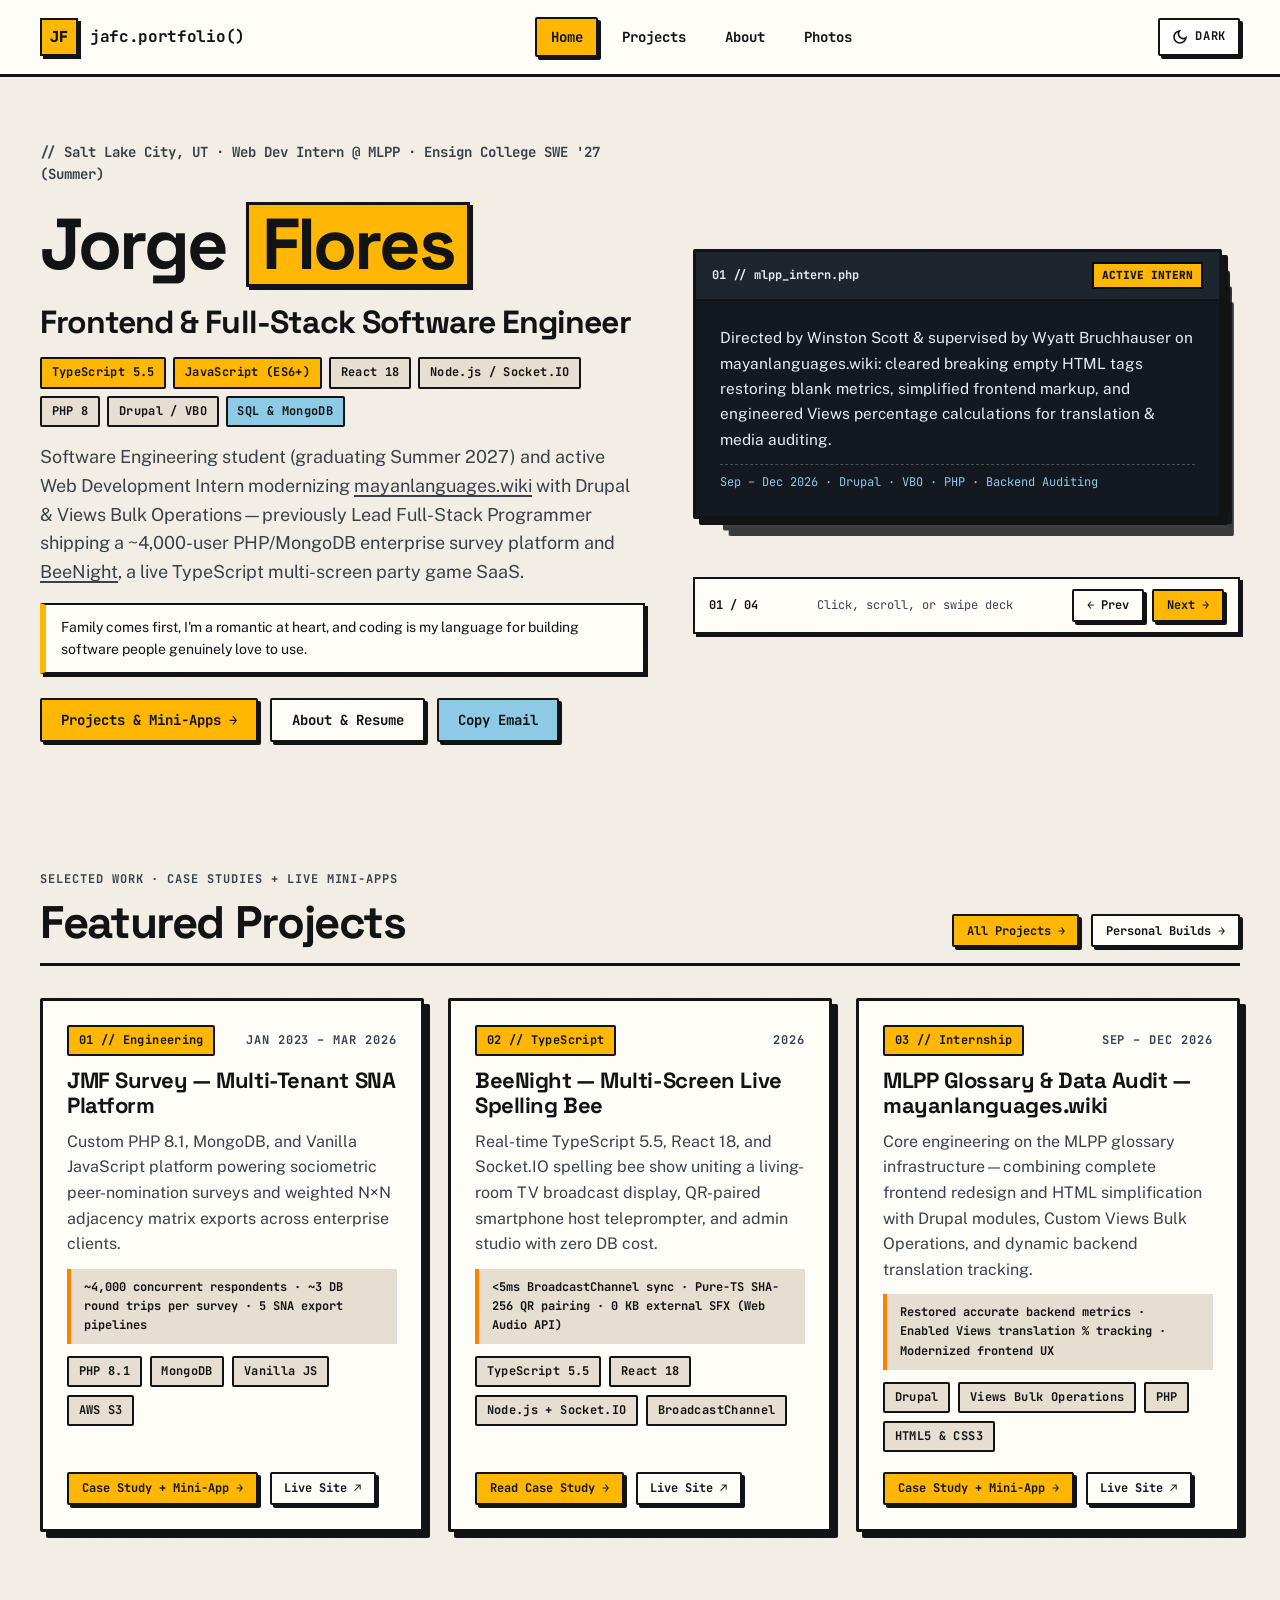
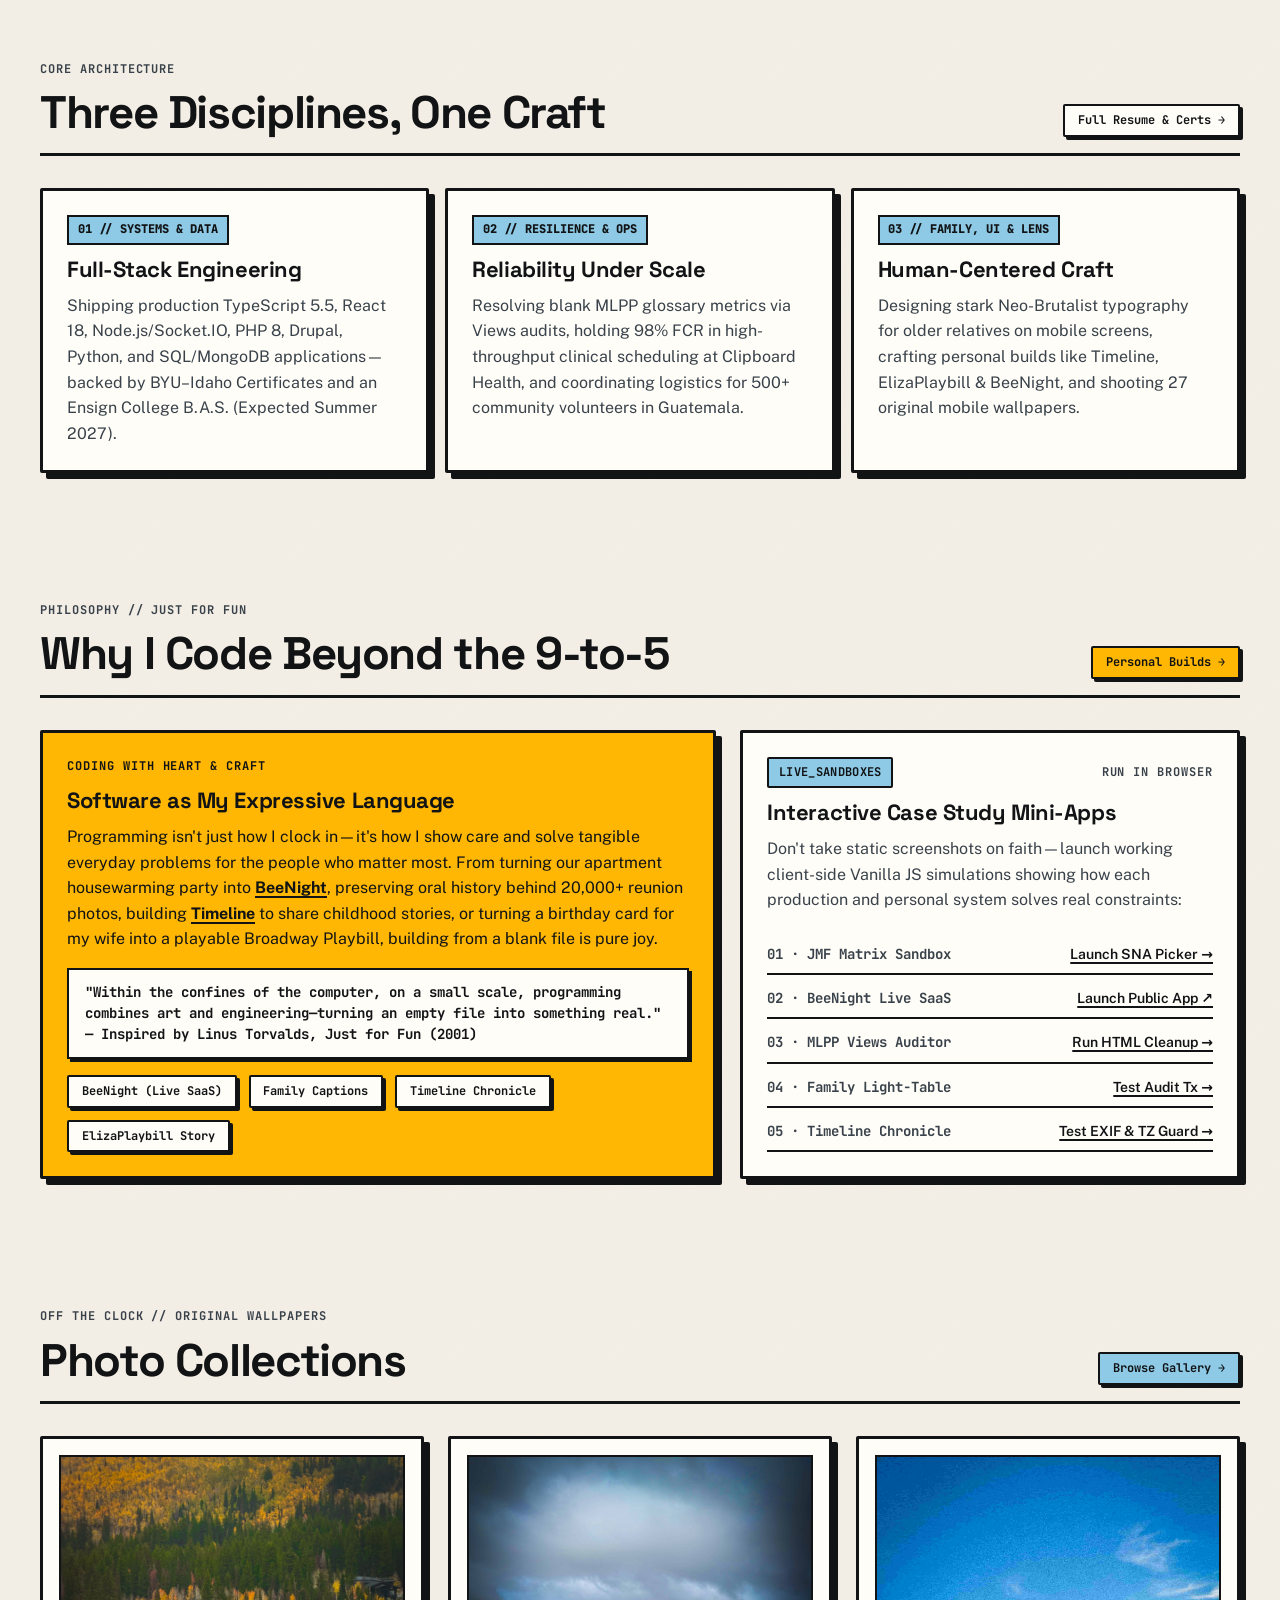
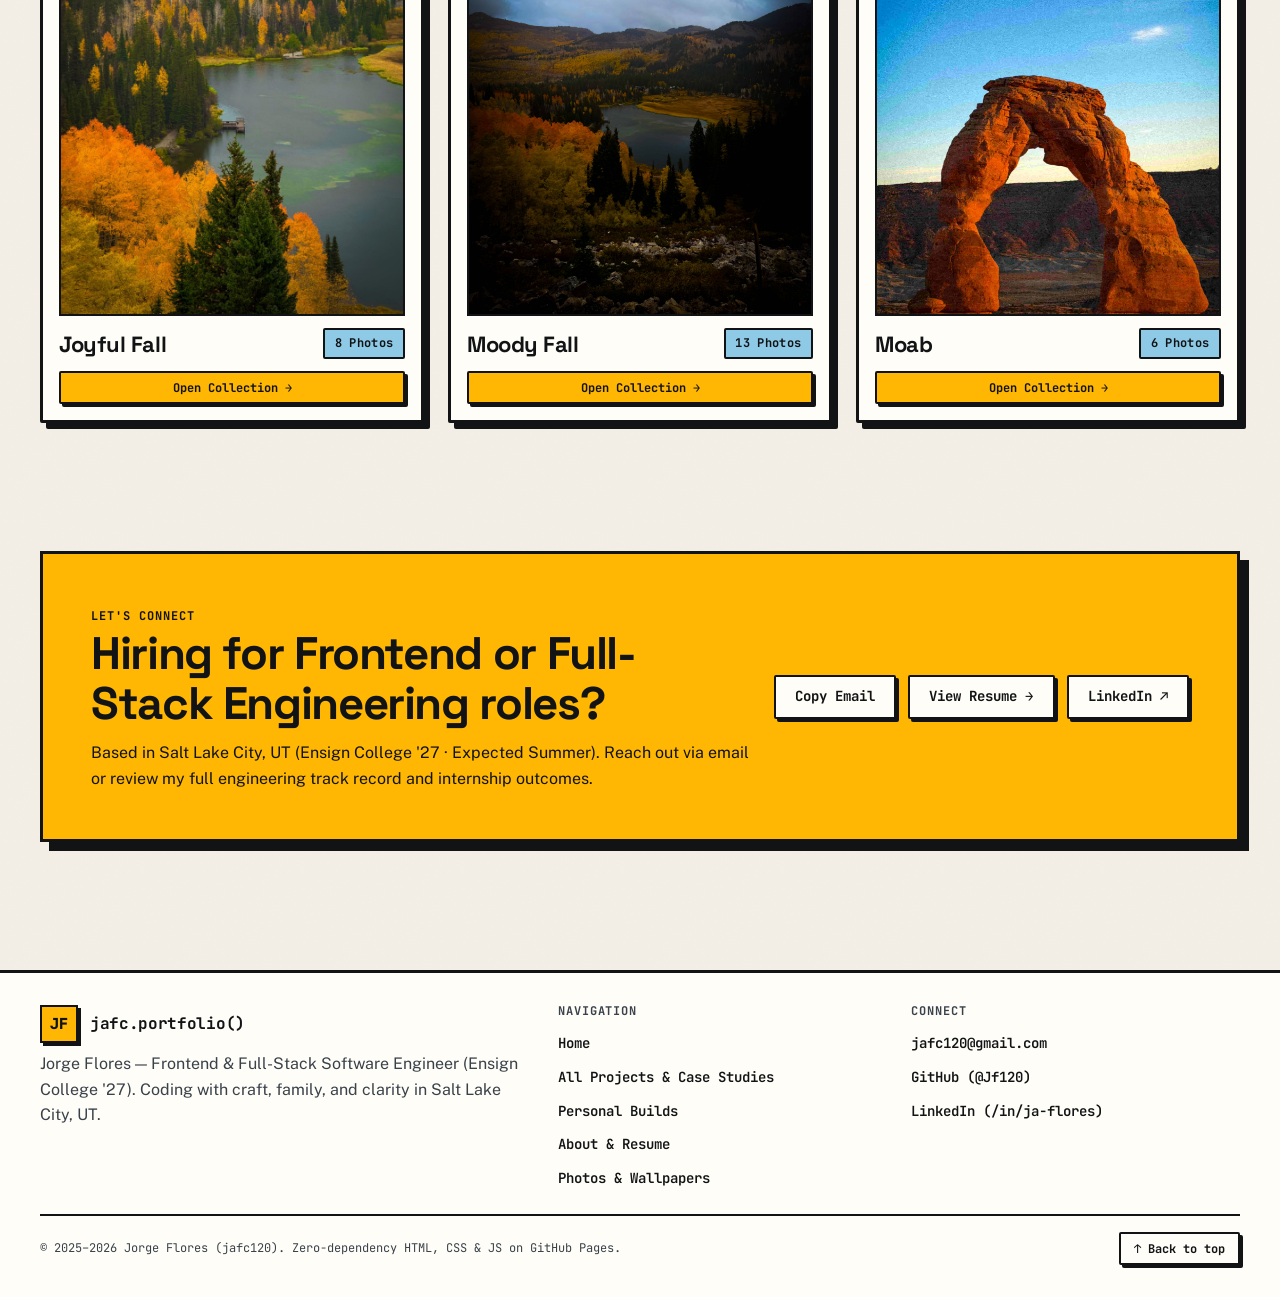
<file: index.html>
<!DOCTYPE html>
<html lang="en" id="top">
<head>
  <meta charset="UTF-8">
  <meta name="viewport" content="width=device-width, initial-scale=1.0">
  <meta name="description" content="Jorge Flores (jafc120) — Frontend &amp; Full-Stack Software Engineer in Salt Lake City, UT (Ensign College '27). Active Web Development Intern at MLPP (Drupal/VBO) and former Lead Full-Stack Programmer at JMF Asesores (PHP/MongoDB/JS).">
  <meta name="keywords" content="Jorge Flores, jafc120, Frontend Engineer, Full-Stack Software Engineer, JavaScript, TypeScript, React, Node.js, PHP, Drupal, SQL, MongoDB">
  <title>Jorge Flores — Frontend &amp; Full-Stack Software Engineer | jafc.portfolio()</title>
  <link rel="icon" type="image/x-icon" href="./assets/pixeled_phone.ico">
  <link rel="preconnect" href="https://fonts.googleapis.com">
  <link rel="preconnect" href="https://fonts.gstatic.com" crossorigin>
  <link rel="stylesheet" href="https://fonts.googleapis.com/css2?family=JetBrains+Mono:wght@500;700;800&family=Public+Sans:wght@400;500;600;700&family=Space+Grotesk:wght@600;700&display=swap">
  <script src="./js/theme.js"></script>
  <link rel="stylesheet" href="./css/tokens.css">
  <link rel="stylesheet" href="./css/base.css">
  <link rel="stylesheet" href="./css/components.css">
  <link rel="stylesheet" href="./css/pages.css">
  <script defer src="./js/utils.js"></script>
  <script defer src="./js/components.js"></script>
  <script defer src="./js/card-stack.js"></script>
  <script defer src="./js/home.js"></script>
</head>
<body>
  <a class="skip-link" href="#main-content">Skip to main content</a>
  <app-navbar></app-navbar>

  <main id="main-content">
    <section class="hero-section">
      <div class="container hero-grid">
        <div class="hero-copy">
          <span class="hero-kicker">// Salt Lake City, UT · Web Dev Intern @ MLPP · Ensign College SWE '27 (Summer)</span>
          <h1 class="hero-title">
            Jorge <span class="hero-title-mark">Flores</span>
          </h1>
          <h2 class="hero-subtitle">Frontend &amp; Full-Stack Software Engineer</h2>

          <ul class="tag-list hero-stack-row" aria-label="Core technology stack">
            <li class="nb-tag nb-tag--amber">TypeScript 5.5</li>
            <li class="nb-tag nb-tag--amber">JavaScript (ES6+)</li>
            <li class="nb-tag">React 18</li>
            <li class="nb-tag">Node.js / Socket.IO</li>
            <li class="nb-tag">PHP 8</li>
            <li class="nb-tag">Drupal / VBO</li>
            <li class="nb-tag nb-tag--sky">SQL &amp; MongoDB</li>
          </ul>

          <p class="hero-lead">
            Software Engineering student (graduating Summer 2027) and active Web Development Intern modernizing
            <a href="./mlpp-glossary.html">mayanlanguages.wiki</a> with Drupal &amp; Views Bulk Operations—previously
            Lead Full-Stack Programmer shipping a ~4,000-user PHP/MongoDB enterprise survey platform and
            <a href="./beenight.html">BeeNight</a>, a live TypeScript multi-screen party game SaaS.
          </p>

          <p class="hero-soul-line">
            Family comes first, I'm a romantic at heart, and coding is my language for building software people genuinely love to use.
          </p>

          <div class="hero-cta-group">
            <a class="btn btn-primary" href="./projects.html">Projects &amp; Mini-Apps →</a>
            <a class="btn btn-surface" href="./about.html">About &amp; Resume</a>
            <button type="button" class="btn btn-secondary" data-copy-email="jafc120@gmail.com">Copy Email</button>
          </div>
        </div>

        <div class="card-stack-region" aria-label="Interactive discipline card deck">
          <div class="cards" aria-live="polite" aria-label="Scroll, swipe, click, or use arrow keys to cycle cards">
            <article class="card" data-card-index="01">
              <div class="card-header-bar">
                <span>01 // mlpp_intern.php</span>
                <span class="card-role-badge">ACTIVE INTERN</span>
              </div>
              <div class="card-body">
                <p>
                  Directed by Winston Scott &amp; supervised by Wyatt Bruchhauser on mayanlanguages.wiki:
                  cleared breaking empty HTML tags restoring blank metrics, simplified frontend markup,
                  and engineered Views percentage calculations for translation &amp; media auditing.
                </p>
                <div class="card-metric-line">Sep – Dec 2026 · Drupal · VBO · PHP · Backend Auditing</div>
              </div>
            </article>

            <article class="card" data-card-index="02">
              <div class="card-header-bar">
                <span>02 // jmf_survey.php</span>
                <span class="card-role-badge">FULL-STACK</span>
              </div>
              <div class="card-body">
                <p>
                  Full-time Lead Full-Stack Programmer (Jan 2023 – Aug 2024 + contract support through Mar 2026)
                  engineering a custom PHP 8.1 &amp; MongoDB SNA survey platform serving ~4,000 concurrent users
                  with ~3 DB round trips and 5 weighted matrix exports.
                </p>
                <div class="card-metric-line">~4,000 concurrent users · 3 DB hops · 5 SNA export pipelines</div>
              </div>
            </article>

            <article class="card" data-card-index="03">
              <div class="card-header-bar">
                <span>03 // beenight.ts</span>
                <span class="card-role-badge">TYPESCRIPT SAAS</span>
              </div>
              <div class="card-body">
                <p>
                  Turned our apartment housewarming spelling bee into a public TypeScript 5.5, React 18 &amp;
                  Socket.IO platform synchronizing a TV broadcast stage, QR smartphone host remote, and
                  procedural Web Audio chimes with $0 DB overhead.
                </p>
                <div class="card-metric-line">Live on Render · &lt;5ms BroadcastChannel sync · Pure-TS SHA-256</div>
              </div>
            </article>

            <article class="card" data-card-index="04">
              <div class="card-header-bar">
                <span>04 // soul_and_lens.jsx</span>
                <span class="card-role-badge">FAMILY &amp; LENS</span>
              </div>
              <div class="card-body">
                <p>
                  Coding doesn't end at 5 PM: Family Captions (20,000+ reunion archive), Timeline
                  (local-first IndexedDB photo chronicle), and ElizaPlaybill (live birthday SPA for my
                  wife), plus 27 original mobile wallpapers.
                </p>
                <div class="card-metric-line">Personal Builds · 27 Wallpapers · Summer '27 Grad</div>
              </div>
            </article>
          </div>

          <div class="deck-controls">
            <span class="deck-counter" id="stack-counter">01 / 04</span>
            <span class="deck-hint">Click, scroll, or swipe deck</span>
            <div class="deck-btns">
              <button type="button" id="stack-prev-btn" class="btn btn-sm btn-surface" aria-label="Previous discipline card">
                ← Prev
              </button>
              <button type="button" id="stack-next-btn" class="btn btn-sm btn-primary" aria-label="Next discipline card">
                Next →
              </button>
            </div>
          </div>
        </div>
      </div>
    </section>

    <section class="section" aria-labelledby="featured-projects-heading">
      <div class="container">
        <div class="section-header">
          <div class="section-header-copy">
            <span class="eyebrow">Selected Work · Case Studies + Live Mini-Apps</span>
            <h2 id="featured-projects-heading">Featured Projects</h2>
          </div>
          <div class="hero-cta-group" style="margin-top: 0;">
            <a class="btn btn-sm btn-primary" href="./projects.html">All Projects →</a>
            <a class="btn btn-sm btn-surface" href="./projects.html?category=personal">Personal Builds →</a>
          </div>
        </div>

        <div class="featured-grid" id="home-featured-projects">
          <div class="nb-card"><p>Loading featured projects...</p></div>
        </div>
      </div>
    </section>

    <section class="section" aria-labelledby="pillars-heading">
      <div class="container">
        <div class="section-header">
          <div class="section-header-copy">
            <span class="eyebrow">Core Architecture</span>
            <h2 id="pillars-heading">Three Disciplines, One Craft</h2>
          </div>
          <a class="btn btn-sm btn-surface" href="./about.html">Full Resume &amp; Certs →</a>
        </div>

        <div class="pillars-strip">
          <article class="nb-card pillar-card">
            <span class="pillar-index">01 // SYSTEMS &amp; DATA</span>
            <h3>Full-Stack Engineering</h3>
            <p>
              Shipping production TypeScript 5.5, React 18, Node.js/Socket.IO, PHP 8, Drupal, Python,
              and SQL/MongoDB applications—backed by BYU–Idaho Certificates and an Ensign College B.A.S.
              (Expected Summer 2027).
            </p>
          </article>

          <article class="nb-card pillar-card">
            <span class="pillar-index">02 // RESILIENCE &amp; OPS</span>
            <h3>Reliability Under Scale</h3>
            <p>
              Resolving blank MLPP glossary metrics via Views audits, holding 98% FCR in high-throughput
              clinical scheduling at Clipboard Health, and coordinating logistics for 500+ community
              volunteers in Guatemala.
            </p>
          </article>

          <article class="nb-card pillar-card">
            <span class="pillar-index">03 // FAMILY, UI &amp; LENS</span>
            <h3>Human-Centered Craft</h3>
            <p>
              Designing stark Neo-Brutalist typography for older relatives on mobile screens, crafting
              personal builds like Timeline, ElizaPlaybill &amp; BeeNight, and shooting 27 original mobile wallpapers.
            </p>
          </article>
        </div>
      </div>
    </section>

    <section class="section" aria-labelledby="coding-passion-heading">
      <div class="container">
        <div class="section-header">
          <div class="section-header-copy">
            <span class="eyebrow">Philosophy // Just For Fun</span>
            <h2 id="coding-passion-heading">Why I Code Beyond the 9-to-5</h2>
          </div>
          <a class="btn btn-sm btn-primary" href="./projects.html?category=personal">Personal Builds →</a>
        </div>

        <div class="manifesto-grid">
          <article class="nb-card nb-card--amber manifesto-card">
            <div style="display: flex; flex-direction: column; gap: var(--space-3);">
              <span class="eyebrow" style="color: #111315;">Coding With Heart &amp; Craft</span>
              <h3>Software as My Expressive Language</h3>
              <p>
                Programming isn't just how I clock in—it's how I show care and solve tangible everyday
                problems for the people who matter most. From turning our apartment housewarming party into
                <a href="./beenight.html" style="color: #111315;"><strong>BeeNight</strong></a>, preserving
                oral history behind 20,000+ reunion photos, building <a href="./timeline.html" style="color: #111315;"><strong>Timeline</strong></a>
                to share childhood stories, or turning a birthday card for my wife into a playable Broadway Playbill,
                building from a blank file is pure joy.
              </p>
            </div>

            <blockquote class="manifesto-quote">
              "Within the confines of the computer, on a small scale, programming combines art and
              engineering—turning an empty file into something real." — Inspired by Linus Torvalds, Just for Fun (2001)
            </blockquote>

            <div class="hero-cta-group" style="margin-top: 0;">
              <a class="btn btn-sm btn-surface" href="./beenight.html">BeeNight (Live SaaS)</a>
              <a class="btn btn-sm btn-surface" href="./family-captions.html">Family Captions</a>
              <a class="btn btn-sm btn-surface" href="./timeline.html">Timeline Chronicle</a>
              <a class="btn btn-sm btn-surface" href="./eliza-playbill.html">ElizaPlaybill Story</a>
            </div>
          </article>

          <aside class="nb-card manifesto-card" aria-label="Interactive mini-app sandboxes directory">
            <div style="display: flex; flex-direction: column; gap: var(--space-3);">
              <div class="collection-preview-meta">
                <span class="nb-tag nb-tag--sky">LIVE_SANDBOXES</span>
                <span class="eyebrow">Run in Browser</span>
              </div>
              <h3>Interactive Case Study Mini-Apps</h3>
              <p>
                Don't take static screenshots on faith—launch working client-side Vanilla JS simulations
                showing how each production and personal system solves real constraints:
              </p>
            </div>

            <dl class="facts-list">
              <div class="facts-row">
                <dt>01 · JMF Matrix Sandbox</dt>
                <dd><a href="./jmf-survey.html#jmf-mini-app">Launch SNA Picker →</a></dd>
              </div>
              <div class="facts-row">
                <dt>02 · BeeNight Live SaaS</dt>
                <dd><a href="https://spelling-bee-3n84.onrender.com/" target="_blank" rel="noopener noreferrer">Launch Public App ↗</a></dd>
              </div>
              <div class="facts-row">
                <dt>03 · MLPP Views Auditor</dt>
                <dd><a href="./mlpp-glossary.html#mlpp-mini-app">Run HTML Cleanup →</a></dd>
              </div>
              <div class="facts-row">
                <dt>04 · Family Light-Table</dt>
                <dd><a href="./family-captions.html#family-mini-app">Test Audit Tx →</a></dd>
              </div>
              <div class="facts-row">
                <dt>05 · Timeline Chronicle</dt>
                <dd><a href="./timeline.html#timeline-mini-app">Test EXIF &amp; TZ Guard →</a></dd>
              </div>
            </dl>
          </aside>
        </div>
      </div>
    </section>

    <section class="section" aria-labelledby="featured-photos-heading">
      <div class="container">
        <div class="section-header">
          <div class="section-header-copy">
            <span class="eyebrow">Off the Clock // Original Wallpapers</span>
            <h2 id="featured-photos-heading">Photo Collections</h2>
          </div>
          <a class="btn btn-sm btn-secondary" href="./photos.html">Browse Gallery →</a>
        </div>

        <div class="featured-grid" id="home-gallery-preview">
          <div class="nb-card"><p>Loading wallpaper collections...</p></div>
        </div>
      </div>
    </section>

    <section class="section" aria-label="Contact call to action">
      <div class="container">
        <div class="cta-banner">
          <div>
            <span class="eyebrow" style="color: #111315;">Let's Connect</span>
            <h2>Hiring for Frontend or Full-Stack Engineering roles?</h2>
            <p style="margin-top: 0.75rem;">
              Based in Salt Lake City, UT (Ensign College '27 · Expected Summer). Reach out via email or
              review my full engineering track record and internship outcomes.
            </p>
          </div>
          <div class="cta-actions">
            <button type="button" class="btn btn-surface" data-copy-email="jafc120@gmail.com">
              Copy Email
            </button>
            <a class="btn btn-surface" href="./about.html">View Resume →</a>
            <a class="btn btn-surface" href="https://www.linkedin.com/in/ja-flores/" target="_blank" rel="noopener noreferrer">
              LinkedIn ↗
            </a>
          </div>
        </div>
      </div>
    </section>
  </main>

  <app-footer></app-footer>
</body>
</html>
</file>
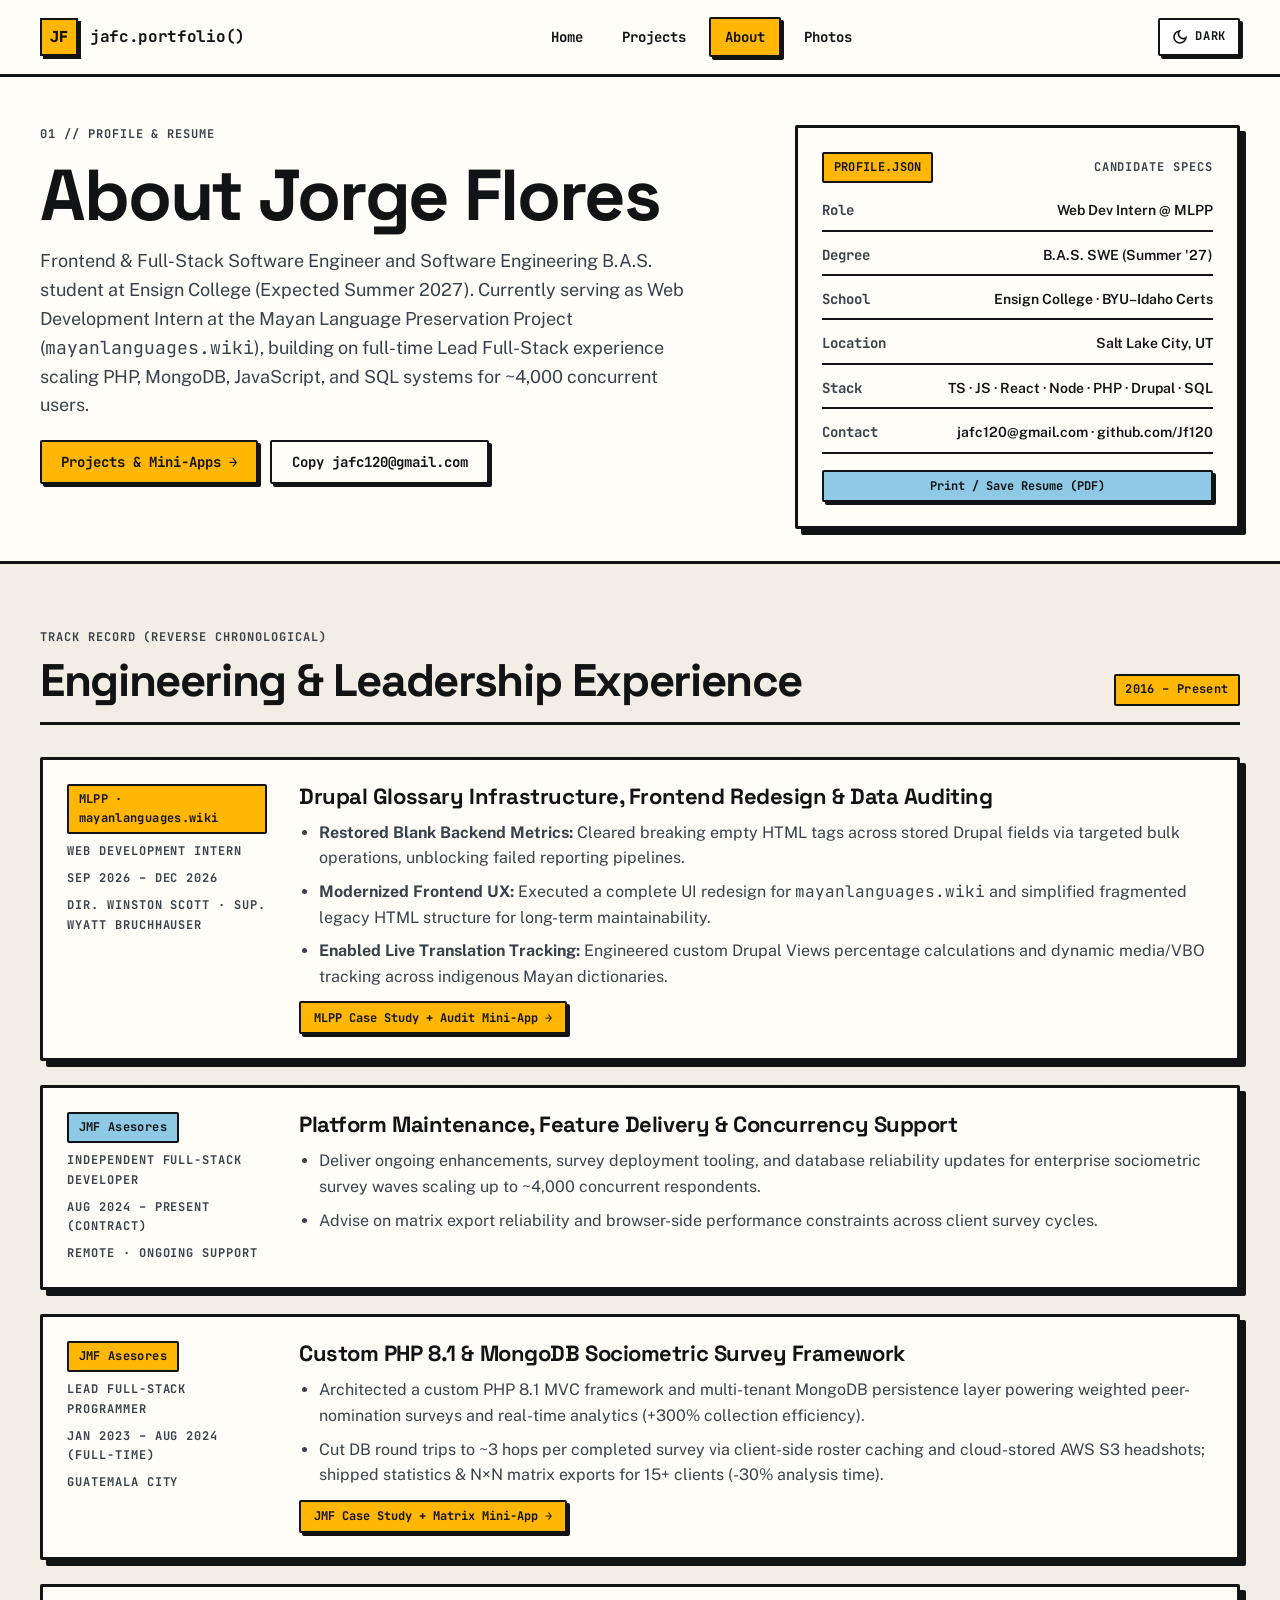
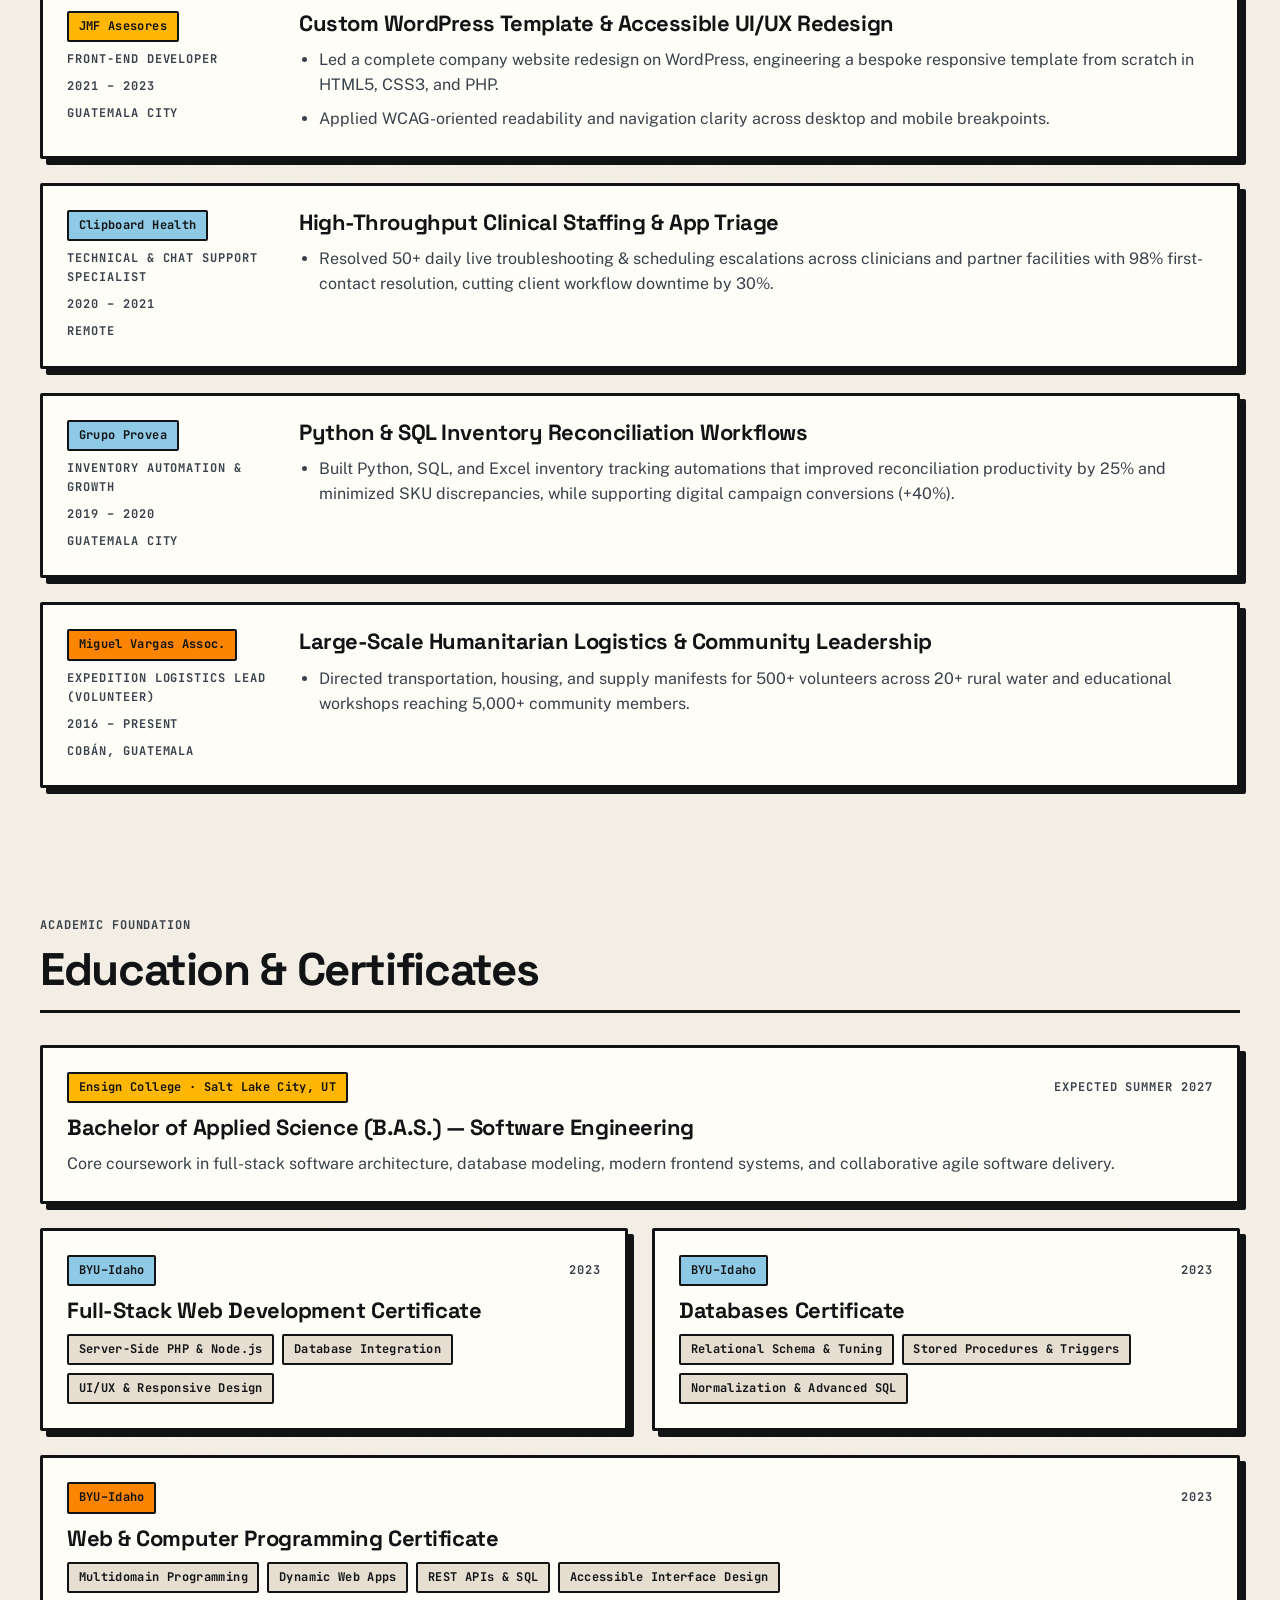
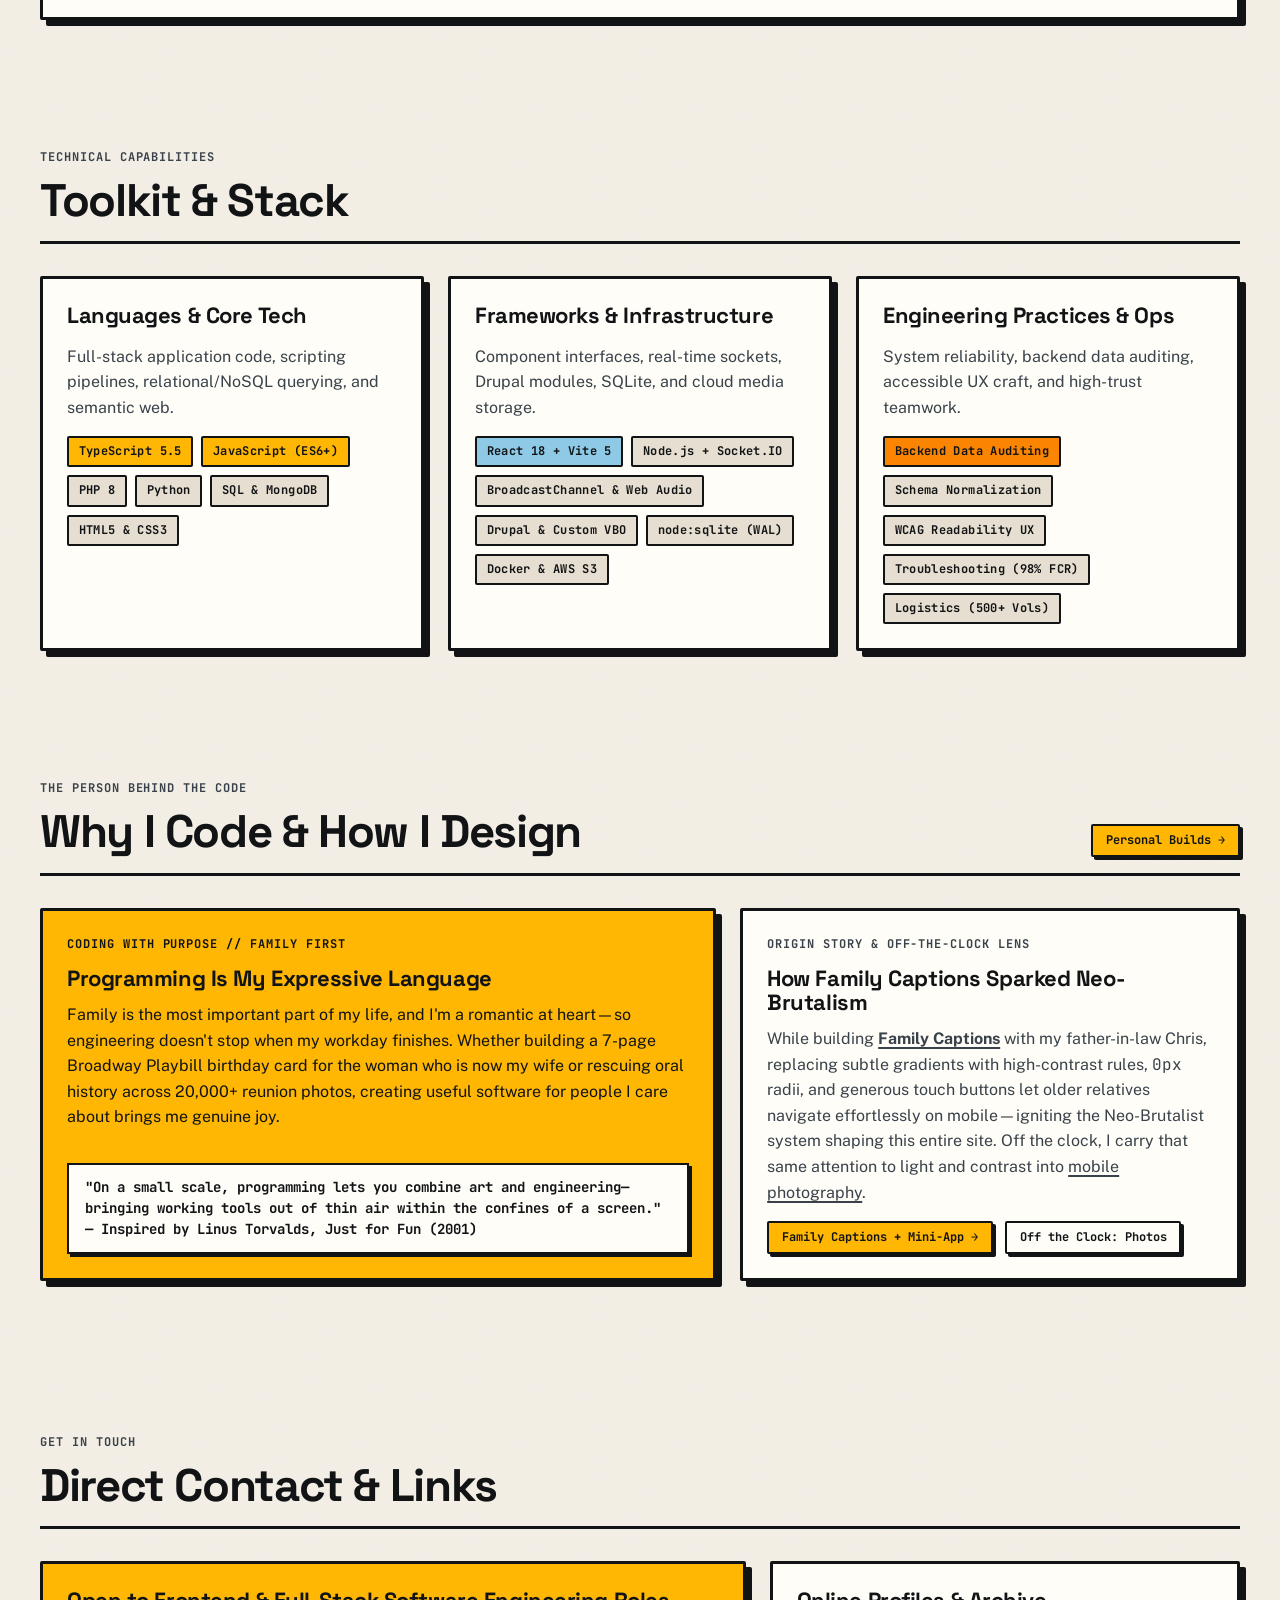
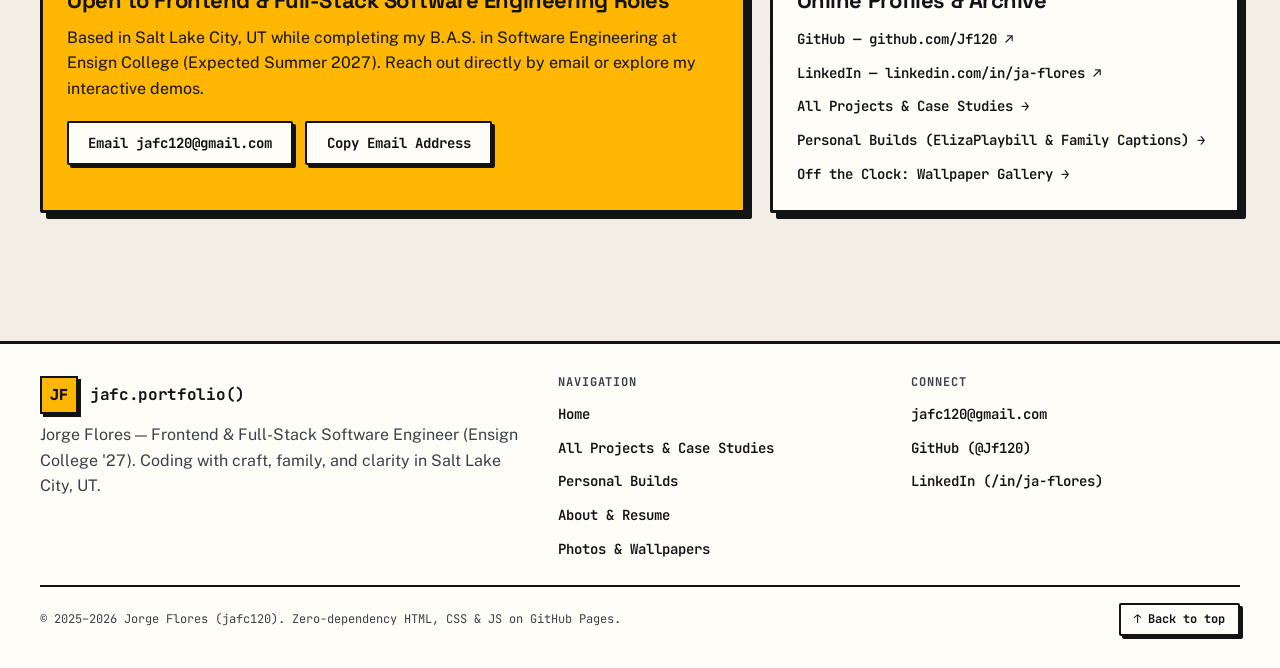
<file: about.html>
<!DOCTYPE html>
<html lang="en" id="top">
<head>
  <meta charset="UTF-8">
  <meta name="viewport" content="width=device-width, initial-scale=1.0">
  <meta name="description" content="About Jorge Flores — Frontend &amp; Full-Stack Software Engineer graduating Summer 2027 (Ensign College B.A.S.). Active Web Development Intern at MLPP (mayanlanguages.wiki) and former Lead Full-Stack Programmer at JMF Asesores.">
  <meta name="keywords" content="Jorge Flores, About Me, Resume, Ensign College, BYU Idaho, MLPP, Mayan Language Preservation Project, JMF Asesores, JavaScript, React, Node.js, PHP, Drupal, SQL">
  <title>About &amp; Resume | jafc.portfolio() — Jorge Flores</title>
  <link rel="icon" type="image/x-icon" href="./assets/pixeled_phone.ico">
  <link rel="preconnect" href="https://fonts.googleapis.com">
  <link rel="preconnect" href="https://fonts.gstatic.com" crossorigin>
  <link rel="stylesheet" href="https://fonts.googleapis.com/css2?family=JetBrains+Mono:wght@500;700;800&family=Public+Sans:wght@400;500;600;700&family=Space+Grotesk:wght@600;700&display=swap">
  <script src="./js/theme.js"></script>
  <link rel="stylesheet" href="./css/tokens.css">
  <link rel="stylesheet" href="./css/base.css">
  <link rel="stylesheet" href="./css/components.css">
  <link rel="stylesheet" href="./css/pages.css">
  <script defer src="./js/utils.js"></script>
  <script defer src="./js/components.js"></script>
</head>
<body>
  <a class="skip-link" href="#main-content">Skip to main content</a>
  <app-navbar></app-navbar>

  <main id="main-content">
    <section class="page-hero">
      <div class="container page-hero-grid">
        <div class="page-hero-copy">
          <span class="eyebrow">01 // Profile &amp; Resume</span>
          <h1>About Jorge Flores</h1>
          <p class="page-hero-lead">
            Frontend &amp; Full-Stack Software Engineer and Software Engineering B.A.S. student at Ensign College
            (Expected Summer 2027). Currently serving as Web Development Intern at the Mayan Language
            Preservation Project (<code>mayanlanguages.wiki</code>), building on full-time Lead Full-Stack
            experience scaling PHP, MongoDB, JavaScript, and SQL systems for ~4,000 concurrent users.
          </p>
          <div class="hero-cta-group">
            <a class="btn btn-primary" href="./projects.html">Projects &amp; Mini-Apps →</a>
            <button type="button" class="btn btn-surface" data-copy-email="jafc120@gmail.com">
              Copy jafc120@gmail.com
            </button>
          </div>
        </div>

        <aside class="nb-card profile-facts-card" aria-label="Quick profile facts">
          <div class="collection-preview-meta">
            <span class="nb-tag nb-tag--amber">PROFILE.JSON</span>
            <span class="eyebrow">Candidate Specs</span>
          </div>

          <dl class="facts-list">
            <div class="facts-row">
              <dt>Role</dt>
              <dd>Web Dev Intern @ MLPP</dd>
            </div>
            <div class="facts-row">
              <dt>Degree</dt>
              <dd>B.A.S. SWE (Summer '27)</dd>
            </div>
            <div class="facts-row">
              <dt>School</dt>
              <dd>Ensign College · BYU–Idaho Certs</dd>
            </div>
            <div class="facts-row">
              <dt>Location</dt>
              <dd>Salt Lake City, UT</dd>
            </div>
            <div class="facts-row">
              <dt>Stack</dt>
              <dd>TS · JS · React · Node · PHP · Drupal · SQL</dd>
            </div>
            <div class="facts-row">
              <dt>Contact</dt>
              <dd>jafc120@gmail.com · github.com/Jf120</dd>
            </div>
          </dl>

          <button type="button" class="btn btn-sm btn-secondary" data-print-resume>
            Print / Save Resume (PDF)
          </button>
        </aside>
      </div>
    </section>

    <section class="section" aria-labelledby="experience-heading">
      <div class="container">
        <div class="section-header">
          <div class="section-header-copy">
            <span class="eyebrow">Track Record (Reverse Chronological)</span>
            <h2 id="experience-heading">Engineering &amp; Leadership Experience</h2>
          </div>
          <span class="nb-tag nb-tag--amber">2016 – Present</span>
        </div>

        <div class="timeline-list">
          <article class="nb-card timeline-item">
            <div class="timeline-meta">
              <span class="nb-tag nb-tag--amber">MLPP · mayanlanguages.wiki</span>
              <span class="eyebrow">Web Development Intern</span>
              <span class="eyebrow">Sep 2026 – Dec 2026</span>
              <span class="eyebrow">Dir. Winston Scott · Sup. Wyatt Bruchhauser</span>
            </div>
            <div class="timeline-content">
              <h3>Drupal Glossary Infrastructure, Frontend Redesign &amp; Data Auditing</h3>
              <ul class="timeline-bullets">
                <li><strong>Restored Blank Backend Metrics:</strong> Cleared breaking empty HTML tags across stored Drupal fields via targeted bulk operations, unblocking failed reporting pipelines.</li>
                <li><strong>Modernized Frontend UX:</strong> Executed a complete UI redesign for <code>mayanlanguages.wiki</code> and simplified fragmented legacy HTML structure for long-term maintainability.</li>
                <li><strong>Enabled Live Translation Tracking:</strong> Engineered custom Drupal Views percentage calculations and dynamic media/VBO tracking across indigenous Mayan dictionaries.</li>
              </ul>
              <div class="hero-cta-group no-print" style="margin-top: 0;">
                <a class="btn btn-sm btn-primary" href="./mlpp-glossary.html">MLPP Case Study + Audit Mini-App →</a>
              </div>
            </div>
          </article>

          <article class="nb-card timeline-item">
            <div class="timeline-meta">
              <span class="nb-tag nb-tag--sky">JMF Asesores</span>
              <span class="eyebrow">Independent Full-Stack Developer</span>
              <span class="eyebrow">Aug 2024 – Present (Contract)</span>
              <span class="eyebrow">Remote · Ongoing Support</span>
            </div>
            <div class="timeline-content">
              <h3>Platform Maintenance, Feature Delivery &amp; Concurrency Support</h3>
              <ul class="timeline-bullets">
                <li>Deliver ongoing enhancements, survey deployment tooling, and database reliability updates for enterprise sociometric survey waves scaling up to ~4,000 concurrent respondents.</li>
                <li>Advise on matrix export reliability and browser-side performance constraints across client survey cycles.</li>
              </ul>
            </div>
          </article>

          <article class="nb-card timeline-item">
            <div class="timeline-meta">
              <span class="nb-tag nb-tag--amber">JMF Asesores</span>
              <span class="eyebrow">Lead Full-Stack Programmer</span>
              <span class="eyebrow">Jan 2023 – Aug 2024 (Full-Time)</span>
              <span class="eyebrow">Guatemala City</span>
            </div>
            <div class="timeline-content">
              <h3>Custom PHP 8.1 &amp; MongoDB Sociometric Survey Framework</h3>
              <ul class="timeline-bullets">
                <li>Architected a custom PHP 8.1 MVC framework and multi-tenant MongoDB persistence layer powering weighted peer-nomination surveys and real-time analytics (+300% collection efficiency).</li>
                <li>Cut DB round trips to ~3 hops per completed survey via client-side roster caching and cloud-stored AWS S3 headshots; shipped statistics &amp; N×N matrix exports for 15+ clients (-30% analysis time).</li>
              </ul>
              <div class="hero-cta-group no-print" style="margin-top: 0;">
                <a class="btn btn-sm btn-primary" href="./jmf-survey.html">JMF Case Study + Matrix Mini-App →</a>
              </div>
            </div>
          </article>

          <article class="nb-card timeline-item">
            <div class="timeline-meta">
              <span class="nb-tag nb-tag--amber">JMF Asesores</span>
              <span class="eyebrow">Front-End Developer</span>
              <span class="eyebrow">2021 – 2023</span>
              <span class="eyebrow">Guatemala City</span>
            </div>
            <div class="timeline-content">
              <h3>Custom WordPress Template &amp; Accessible UI/UX Redesign</h3>
              <ul class="timeline-bullets">
                <li>Led a complete company website redesign on WordPress, engineering a bespoke responsive template from scratch in HTML5, CSS3, and PHP.</li>
                <li>Applied WCAG-oriented readability and navigation clarity across desktop and mobile breakpoints.</li>
              </ul>
            </div>
          </article>

          <article class="nb-card timeline-item">
            <div class="timeline-meta">
              <span class="nb-tag nb-tag--sky">Clipboard Health</span>
              <span class="eyebrow">Technical &amp; Chat Support Specialist</span>
              <span class="eyebrow">2020 – 2021</span>
              <span class="eyebrow">Remote</span>
            </div>
            <div class="timeline-content">
              <h3>High-Throughput Clinical Staffing &amp; App Triage</h3>
              <ul class="timeline-bullets">
                <li>Resolved 50+ daily live troubleshooting &amp; scheduling escalations across clinicians and partner facilities with 98% first-contact resolution, cutting client workflow downtime by 30%.</li>
              </ul>
            </div>
          </article>

          <article class="nb-card timeline-item">
            <div class="timeline-meta">
              <span class="nb-tag nb-tag--sky">Grupo Provea</span>
              <span class="eyebrow">Inventory Automation &amp; Growth</span>
              <span class="eyebrow">2019 – 2020</span>
              <span class="eyebrow">Guatemala City</span>
            </div>
            <div class="timeline-content">
              <h3>Python &amp; SQL Inventory Reconciliation Workflows</h3>
              <ul class="timeline-bullets">
                <li>Built Python, SQL, and Excel inventory tracking automations that improved reconciliation productivity by 25% and minimized SKU discrepancies, while supporting digital campaign conversions (+40%).</li>
              </ul>
            </div>
          </article>

          <article class="nb-card timeline-item">
            <div class="timeline-meta">
              <span class="nb-tag nb-tag--orange">Miguel Vargas Assoc.</span>
              <span class="eyebrow">Expedition Logistics Lead (Volunteer)</span>
              <span class="eyebrow">2016 – Present</span>
              <span class="eyebrow">Cobán, Guatemala</span>
            </div>
            <div class="timeline-content">
              <h3>Large-Scale Humanitarian Logistics &amp; Community Leadership</h3>
              <ul class="timeline-bullets">
                <li>Directed transportation, housing, and supply manifests for 500+ volunteers across 20+ rural water and educational workshops reaching 5,000+ community members.</li>
              </ul>
            </div>
          </article>
        </div>
      </div>
    </section>

    <section class="section" aria-labelledby="education-heading">
      <div class="container">
        <div class="section-header">
          <div class="section-header-copy">
            <span class="eyebrow">Academic Foundation</span>
            <h2 id="education-heading">Education &amp; Certificates</h2>
          </div>
        </div>

        <div class="edu-grid">
          <article class="nb-card edu-card edu-card--degree">
            <div class="edu-card-header">
              <span class="nb-tag nb-tag--amber">Ensign College · Salt Lake City, UT</span>
              <span class="eyebrow">Expected Summer 2027</span>
            </div>
            <h3>Bachelor of Applied Science (B.A.S.) — Software Engineering</h3>
            <p>
              Core coursework in full-stack software architecture, database modeling, modern frontend systems,
              and collaborative agile software delivery.
            </p>
          </article>

          <article class="nb-card edu-card">
            <div class="edu-card-header">
              <span class="nb-tag nb-tag--sky">BYU–Idaho</span>
              <span class="eyebrow">2023</span>
            </div>
            <h3>Full-Stack Web Development Certificate</h3>
            <ul class="tag-list">
              <li class="nb-tag">Server-Side PHP &amp; Node.js</li>
              <li class="nb-tag">Database Integration</li>
              <li class="nb-tag">UI/UX &amp; Responsive Design</li>
            </ul>
          </article>

          <article class="nb-card edu-card">
            <div class="edu-card-header">
              <span class="nb-tag nb-tag--sky">BYU–Idaho</span>
              <span class="eyebrow">2023</span>
            </div>
            <h3>Databases Certificate</h3>
            <ul class="tag-list">
              <li class="nb-tag">Relational Schema &amp; Tuning</li>
              <li class="nb-tag">Stored Procedures &amp; Triggers</li>
              <li class="nb-tag">Normalization &amp; Advanced SQL</li>
            </ul>
          </article>

          <article class="nb-card edu-card edu-card--degree">
            <div class="edu-card-header">
              <span class="nb-tag nb-tag--orange">BYU–Idaho</span>
              <span class="eyebrow">2023</span>
            </div>
            <h3>Web &amp; Computer Programming Certificate</h3>
            <ul class="tag-list">
              <li class="nb-tag">Multidomain Programming</li>
              <li class="nb-tag">Dynamic Web Apps</li>
              <li class="nb-tag">REST APIs &amp; SQL</li>
              <li class="nb-tag">Accessible Interface Design</li>
            </ul>
          </article>
        </div>
      </div>
    </section>

    <section class="section" aria-labelledby="skills-heading">
      <div class="container">
        <div class="section-header">
          <div class="section-header-copy">
            <span class="eyebrow">Technical Capabilities</span>
            <h2 id="skills-heading">Toolkit &amp; Stack</h2>
          </div>
        </div>

        <div class="skills-grid">
          <article class="nb-card skill-group-card">
            <h3>Languages &amp; Core Tech</h3>
            <p>Full-stack application code, scripting pipelines, relational/NoSQL querying, and semantic web.</p>
            <ul class="tag-list">
              <li class="nb-tag nb-tag--amber">TypeScript 5.5</li>
              <li class="nb-tag nb-tag--amber">JavaScript (ES6+)</li>
              <li class="nb-tag">PHP 8</li>
              <li class="nb-tag">Python</li>
              <li class="nb-tag">SQL &amp; MongoDB</li>
              <li class="nb-tag">HTML5 &amp; CSS3</li>
            </ul>
          </article>

          <article class="nb-card skill-group-card">
            <h3>Frameworks &amp; Infrastructure</h3>
            <p>Component interfaces, real-time sockets, Drupal modules, SQLite, and cloud media storage.</p>
            <ul class="tag-list">
              <li class="nb-tag nb-tag--sky">React 18 + Vite 5</li>
              <li class="nb-tag">Node.js + Socket.IO</li>
              <li class="nb-tag">BroadcastChannel &amp; Web Audio</li>
              <li class="nb-tag">Drupal &amp; Custom VBO</li>
              <li class="nb-tag">node:sqlite (WAL)</li>
              <li class="nb-tag">Docker &amp; AWS S3</li>
            </ul>
          </article>

          <article class="nb-card skill-group-card">
            <h3>Engineering Practices &amp; Ops</h3>
            <p>System reliability, backend data auditing, accessible UX craft, and high-trust teamwork.</p>
            <ul class="tag-list">
              <li class="nb-tag nb-tag--orange">Backend Data Auditing</li>
              <li class="nb-tag">Schema Normalization</li>
              <li class="nb-tag">WCAG Readability UX</li>
              <li class="nb-tag">Troubleshooting (98% FCR)</li>
              <li class="nb-tag">Logistics (500+ Vols)</li>
            </ul>
          </article>
        </div>
      </div>
    </section>

    <section class="section no-print" aria-labelledby="bio-pillars-heading">
      <div class="container">
        <div class="section-header">
          <div class="section-header-copy">
            <span class="eyebrow">The Person Behind the Code</span>
            <h2 id="bio-pillars-heading">Why I Code &amp; How I Design</h2>
          </div>
          <a class="btn btn-sm btn-primary" href="./projects.html?category=personal">Personal Builds →</a>
        </div>

        <div class="manifesto-grid" style="margin-bottom: var(--space-5);">
          <article class="nb-card nb-card--amber manifesto-card">
            <div style="display: flex; flex-direction: column; gap: var(--space-3);">
              <span class="eyebrow" style="color: #111315;">Coding With Purpose // Family First</span>
              <h3>Programming Is My Expressive Language</h3>
              <p>
                Family is the most important part of my life, and I'm a romantic at heart—so engineering
                doesn't stop when my workday finishes. Whether building a 7-page Broadway Playbill birthday
                card for the woman who is now my wife or rescuing oral history across 20,000+ reunion photos,
                creating useful software for people I care about brings me genuine joy.
              </p>
            </div>
            <blockquote class="manifesto-quote">
              "On a small scale, programming lets you combine art and engineering—bringing working tools
              out of thin air within the confines of a screen." — Inspired by Linus Torvalds, Just for Fun (2001)
            </blockquote>
          </article>

          <article class="nb-card manifesto-card">
            <div style="display: flex; flex-direction: column; gap: var(--space-3);">
              <span class="eyebrow">Origin Story &amp; Off-the-Clock Lens</span>
              <h3>How Family Captions Sparked Neo-Brutalism</h3>
              <p>
                While building <a href="./family-captions.html"><strong>Family Captions</strong></a>
                with my father-in-law Chris, replacing subtle gradients with high-contrast rules,
                <code>0px</code> radii, and generous touch buttons let older relatives navigate effortlessly
                on mobile—igniting the Neo-Brutalist system shaping this entire site. Off the clock, I carry
                that same attention to light and contrast into <a href="./photos.html">mobile photography</a>.
              </p>
            </div>
            <div class="hero-cta-group" style="margin-top: 0;">
              <a class="btn btn-sm btn-primary" href="./family-captions.html">Family Captions + Mini-App →</a>
              <a class="btn btn-sm btn-surface" href="./photos.html">Off the Clock: Photos</a>
            </div>
          </article>
        </div>
      </div>
    </section>

    <section class="section no-print" aria-labelledby="about-contact-heading">
      <div class="container">
        <div class="section-header">
          <div class="section-header-copy">
            <span class="eyebrow">Get In Touch</span>
            <h2 id="about-contact-heading">Direct Contact &amp; Links</h2>
          </div>
        </div>

        <div class="contact-grid">
          <article class="nb-card nb-card--amber">
            <h3>Open to Frontend &amp; Full-Stack Software Engineering Roles</h3>
            <p style="margin-top: 0.75rem;">
              Based in Salt Lake City, UT while completing my B.A.S. in Software Engineering at Ensign
              College (Expected Summer 2027). Reach out directly by email or explore my interactive demos.
            </p>
            <div class="hero-cta-group" style="margin-top: 1.25rem;">
              <a class="btn btn-surface" href="mailto:jafc120@gmail.com">Email jafc120@gmail.com</a>
              <button type="button" class="btn btn-surface" data-copy-email="jafc120@gmail.com">
                Copy Email Address
              </button>
            </div>
          </article>

          <article class="nb-card">
            <h3>Online Profiles &amp; Archive</h3>
            <ul class="footer-links" style="margin-top: 0.85rem;">
              <li>
                <a href="https://github.com/Jf120" target="_blank" rel="noopener noreferrer">
                  GitHub — github.com/Jf120 ↗
                </a>
              </li>
              <li>
                <a href="https://www.linkedin.com/in/ja-flores/" target="_blank" rel="noopener noreferrer">
                  LinkedIn — linkedin.com/in/ja-flores ↗
                </a>
              </li>
              <li>
                <a href="./projects.html">All Projects &amp; Case Studies →</a>
              </li>
              <li>
                <a href="./projects.html?category=personal">Personal Builds (ElizaPlaybill &amp; Family Captions) →</a>
              </li>
              <li>
                <a href="./photos.html">Off the Clock: Wallpaper Gallery →</a>
              </li>
            </ul>
          </article>
        </div>
      </div>
    </section>
  </main>

  <app-footer></app-footer>
</body>
</html>
</file>
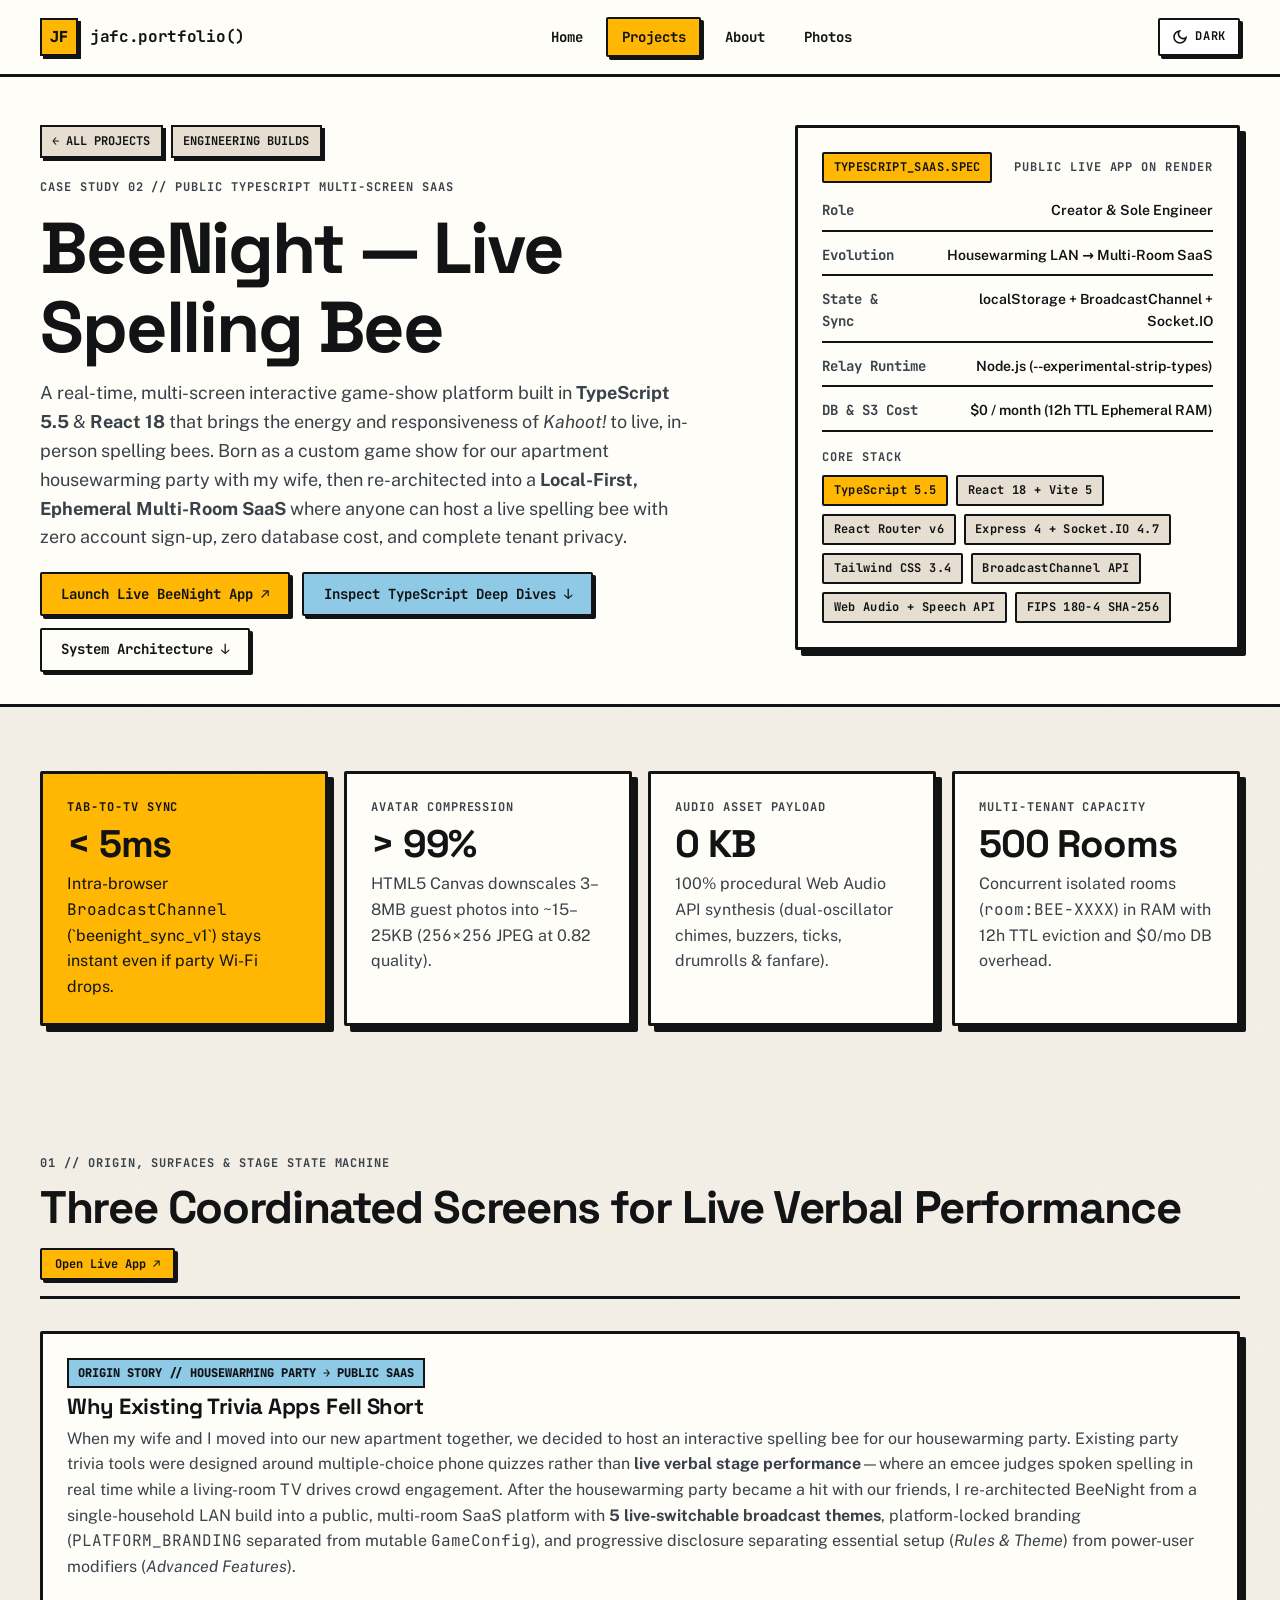
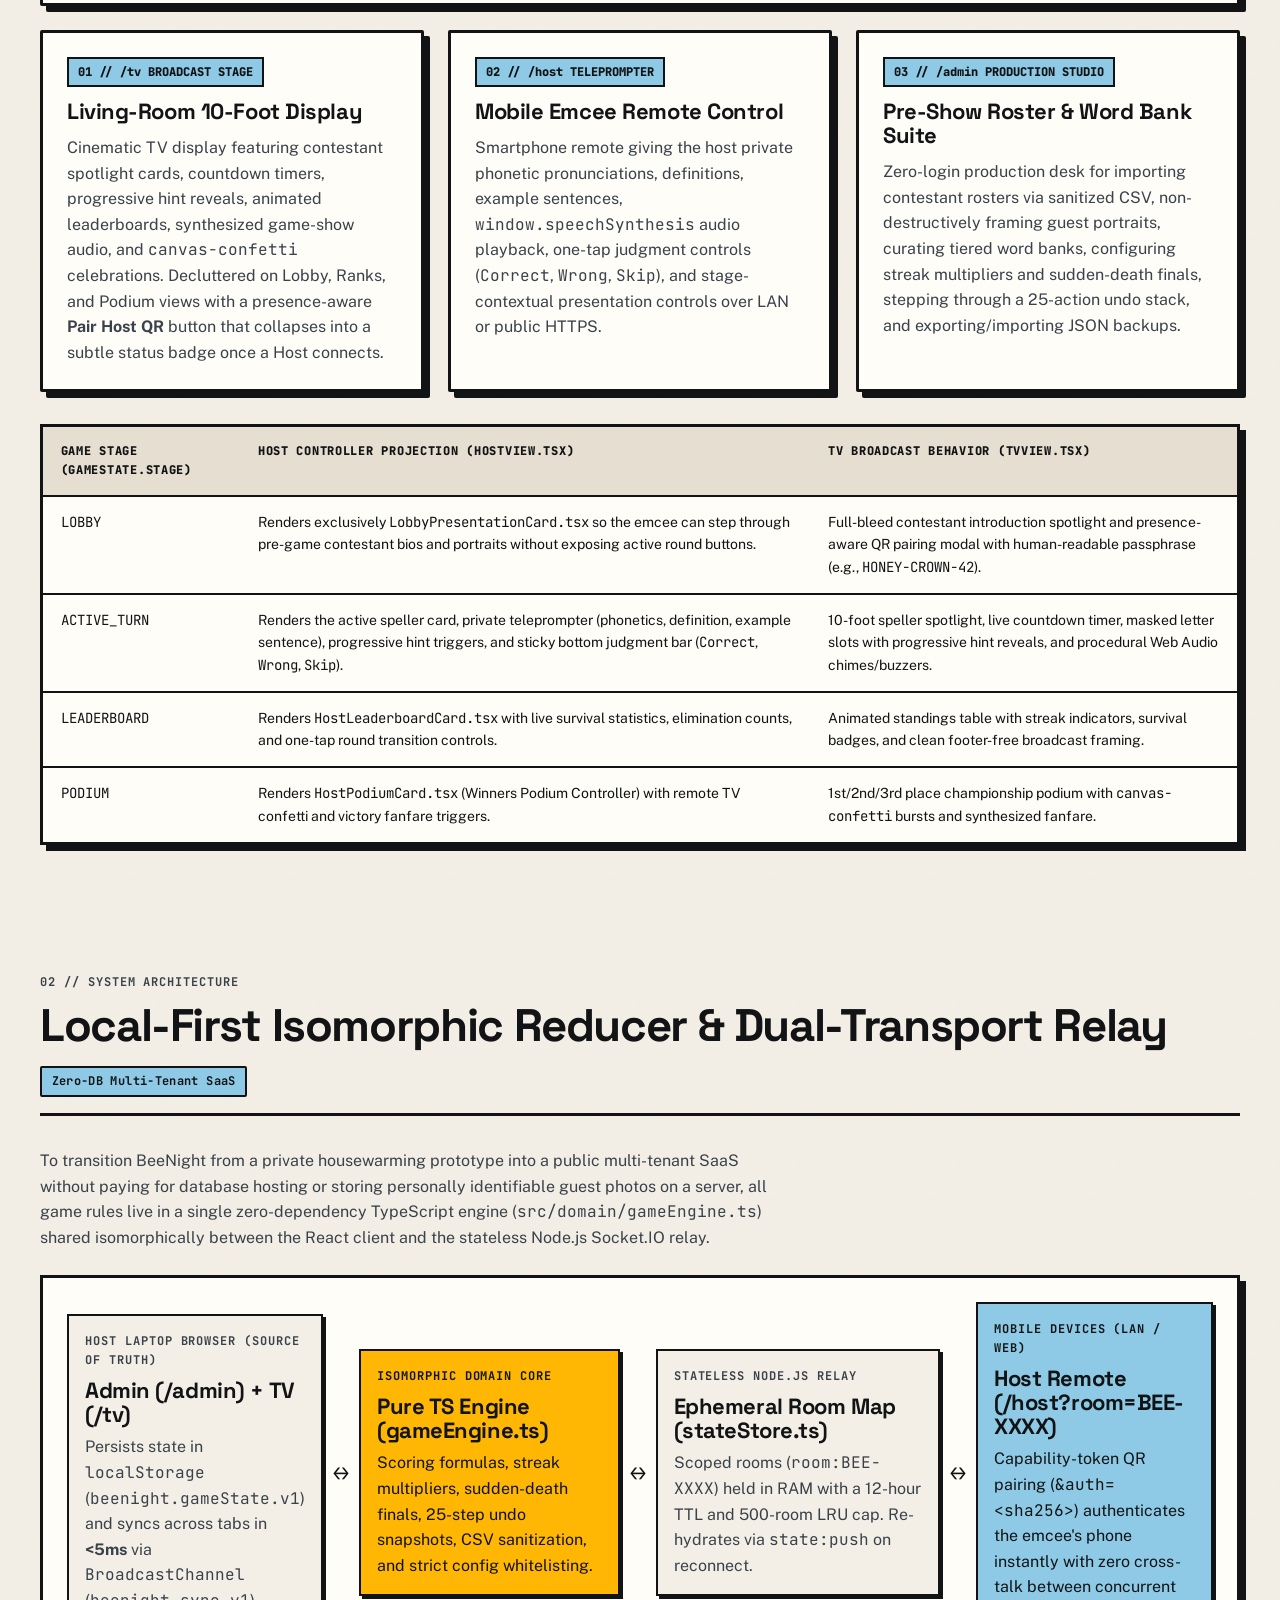
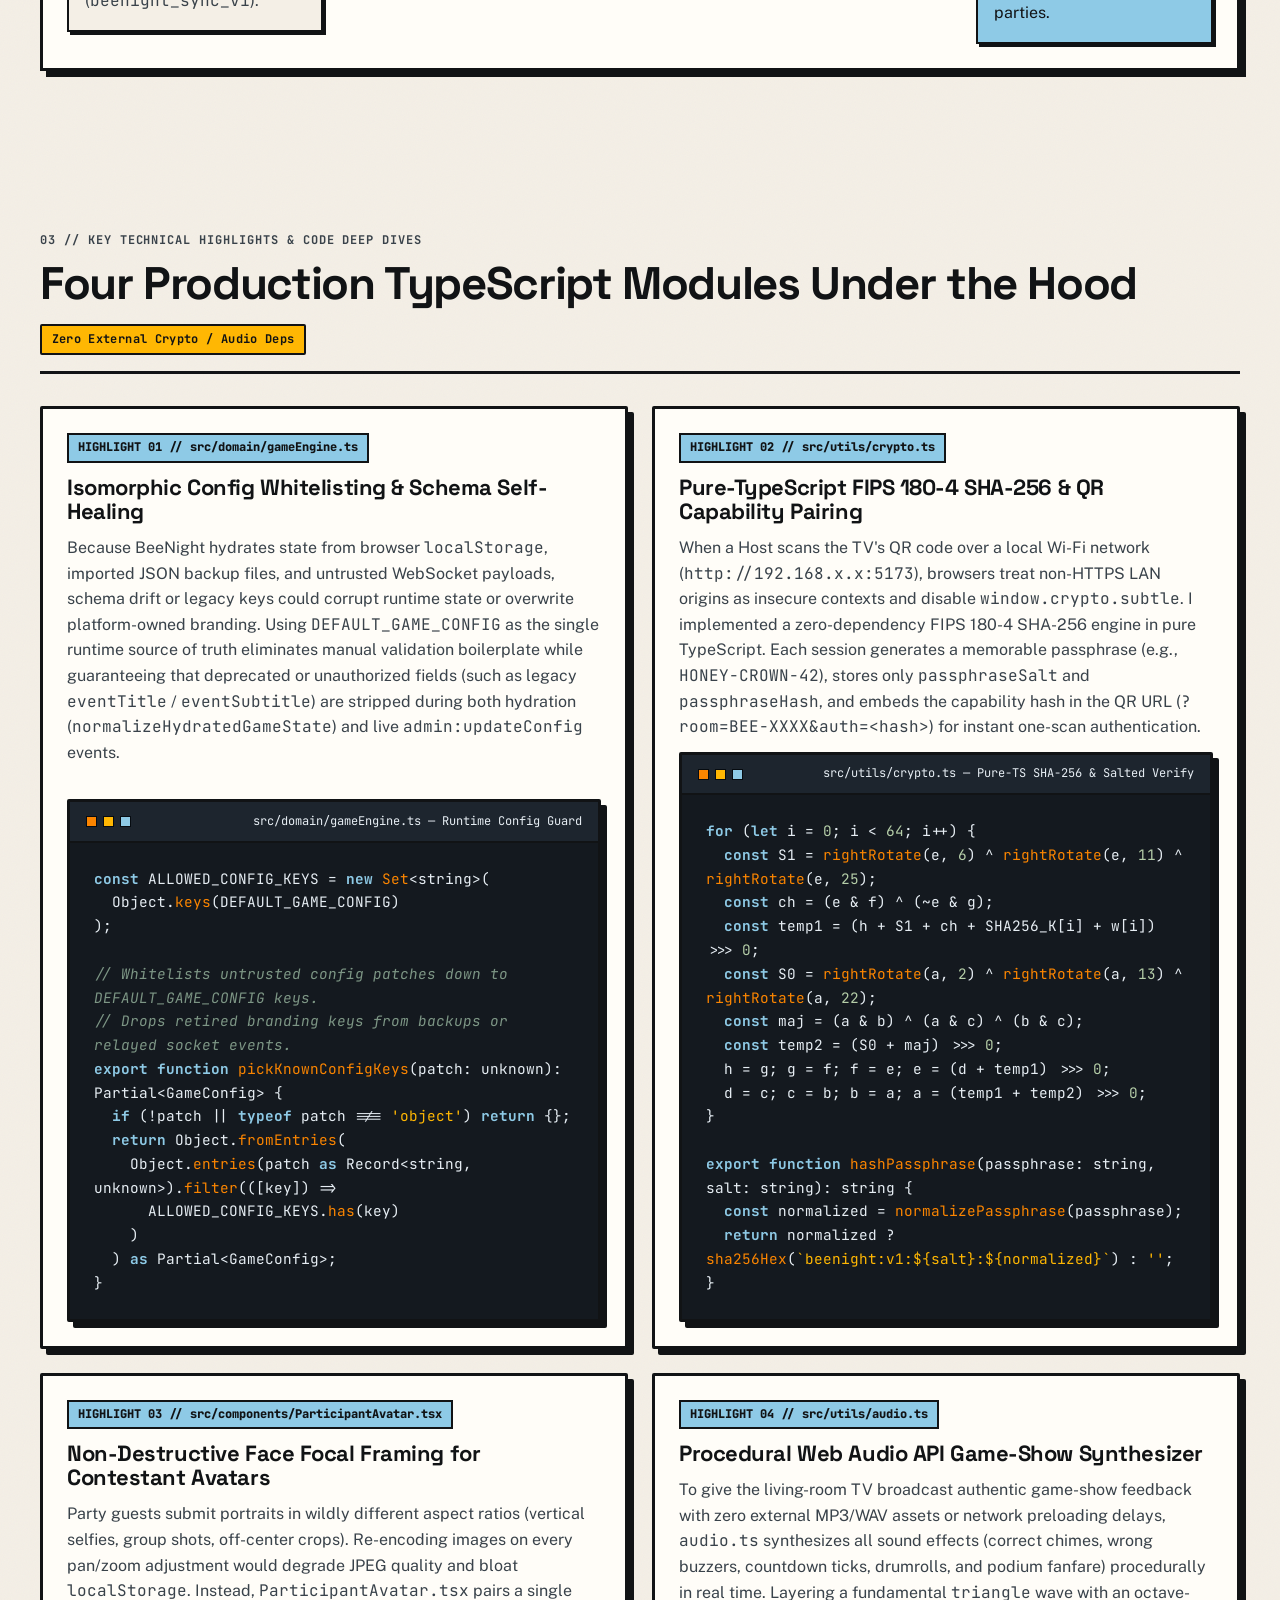
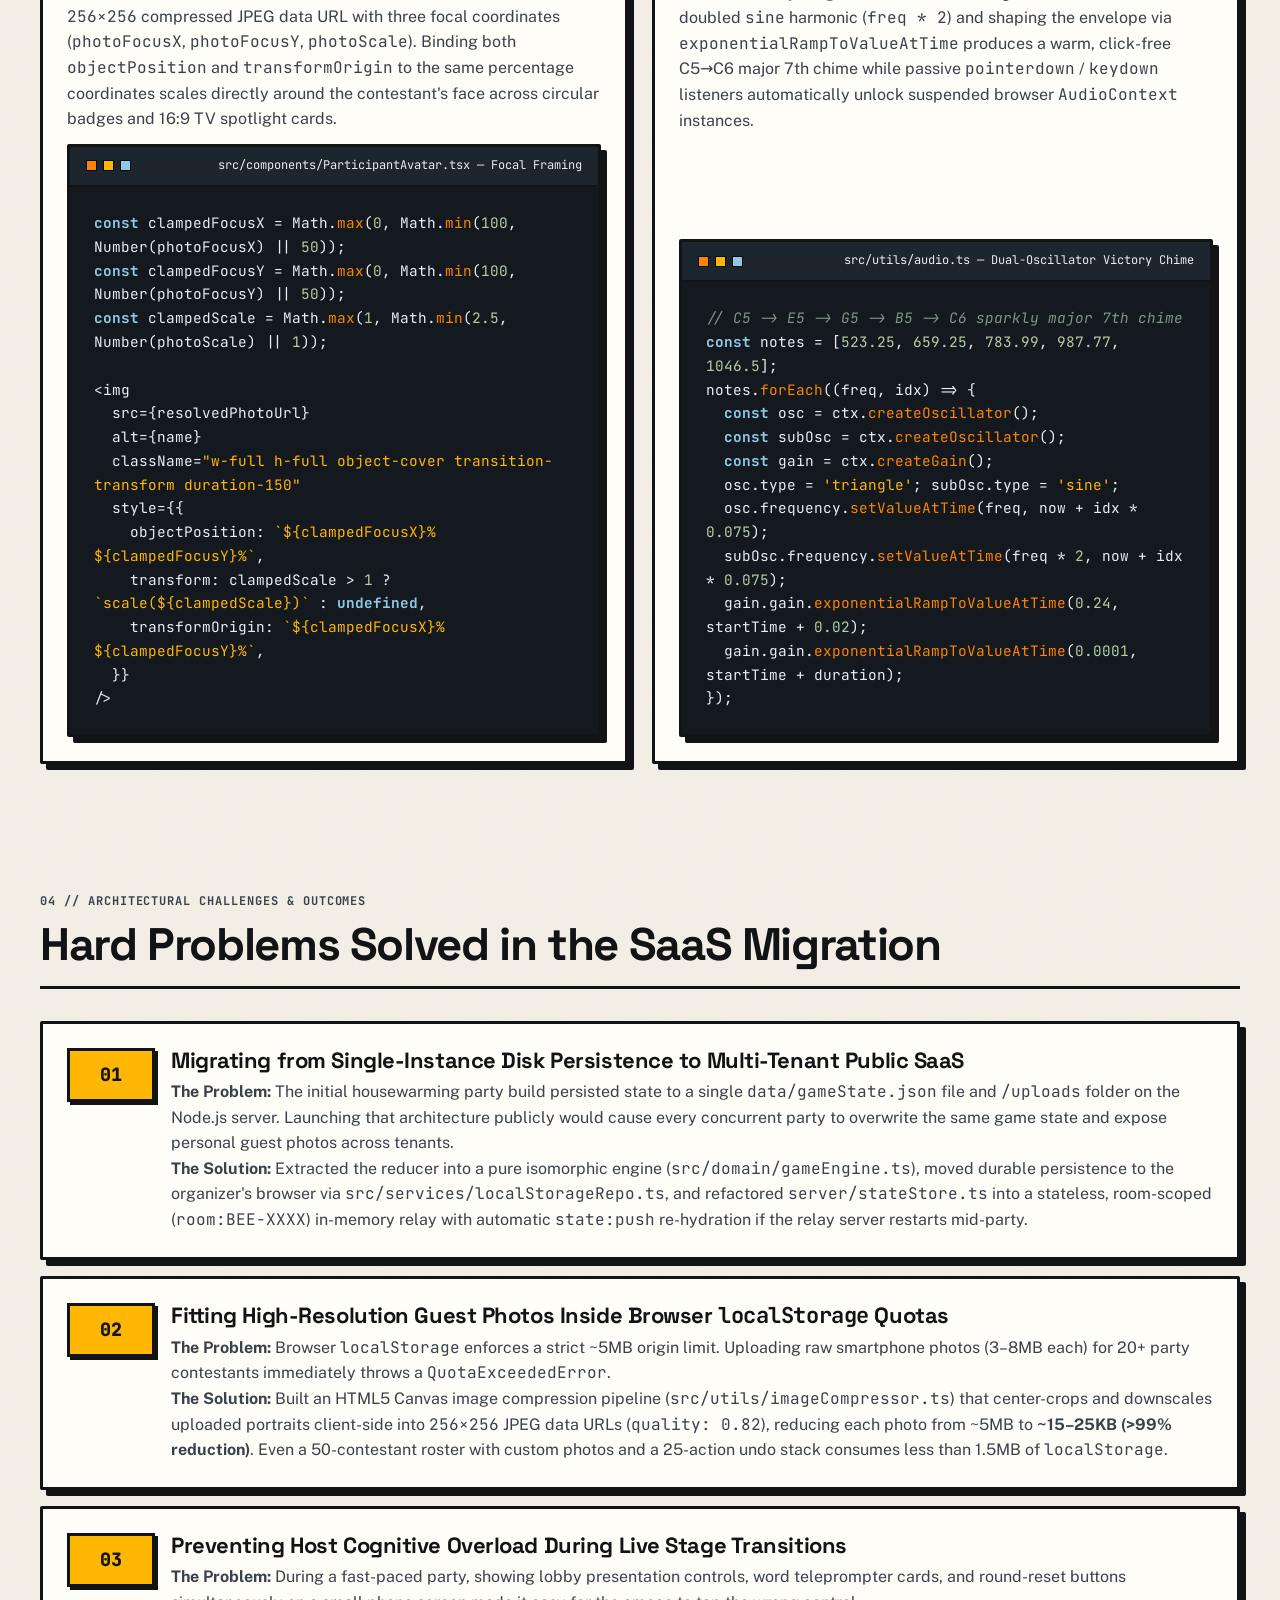
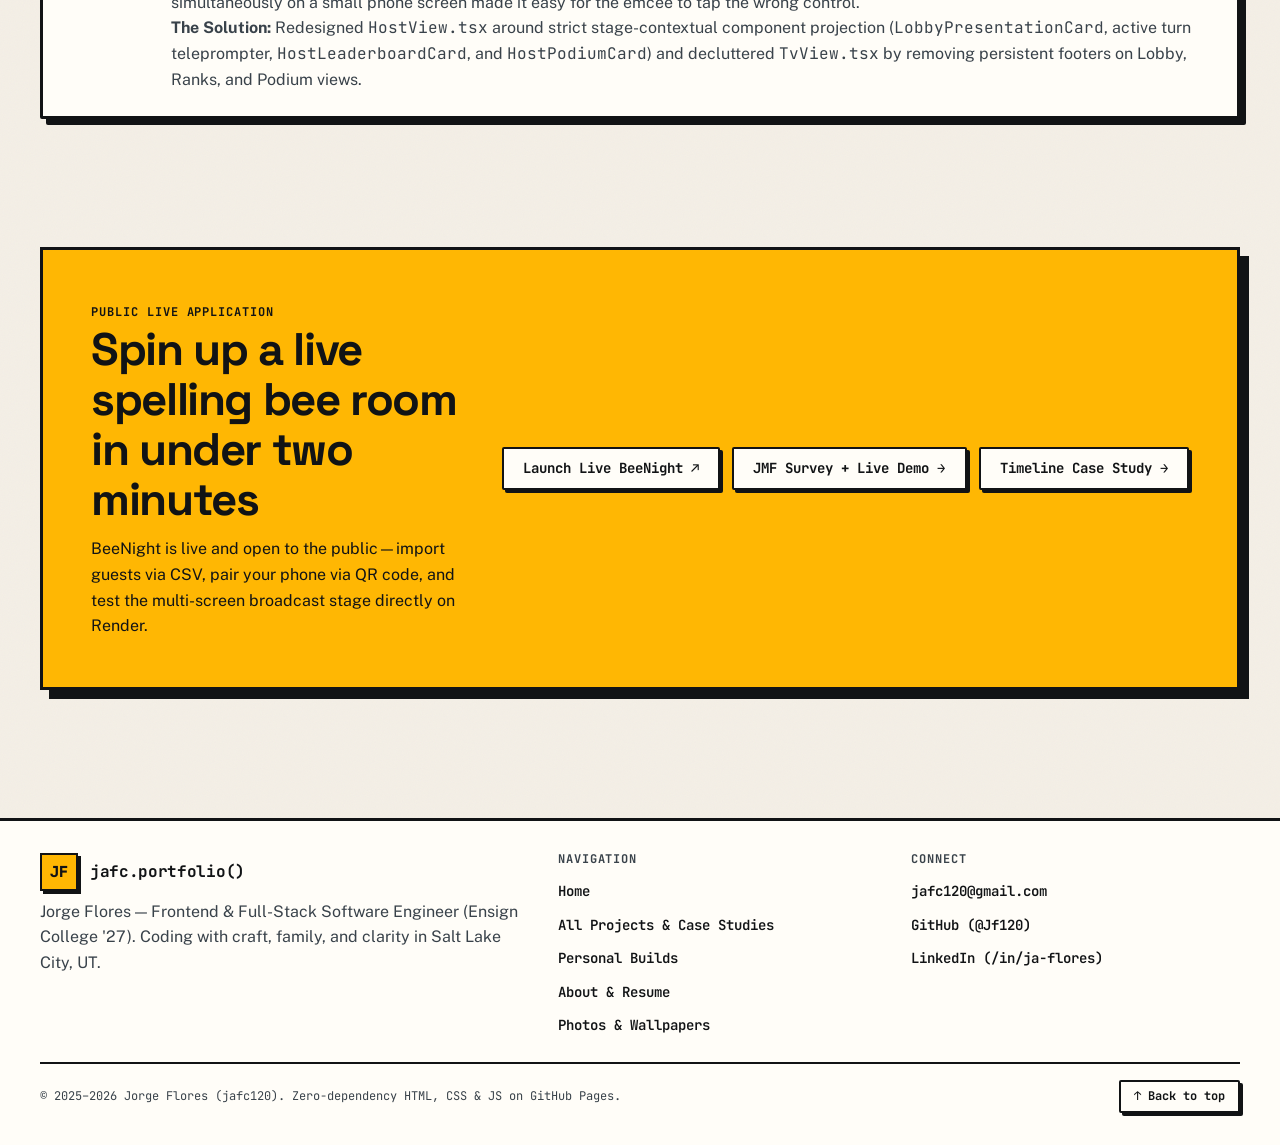
<file: beenight.html>
<!DOCTYPE html>
<html lang="en" id="top">
<head>
  <meta charset="UTF-8">
  <meta name="viewport" content="width=device-width, initial-scale=1.0">
  <meta name="description" content="Case Study: BeeNight — Multi-screen live spelling bee platform engineered in TypeScript 5.5, React 18, Node.js, Socket.IO, BroadcastChannel, and procedural Web Audio API. Live on Render.">
  <meta name="keywords" content="BeeNight, Spelling Bee, TypeScript, React 18, Socket.IO, BroadcastChannel, Web Audio API, Local-First SaaS, Jorge Flores">
  <title>BeeNight Spelling Bee Case Study | jafc.portfolio() — Jorge Flores</title>
  <link rel="icon" type="image/x-icon" href="./assets/pixeled_phone.ico">
  <link rel="preconnect" href="https://fonts.googleapis.com">
  <link rel="preconnect" href="https://fonts.gstatic.com" crossorigin>
  <link rel="stylesheet" href="https://fonts.googleapis.com/css2?family=JetBrains+Mono:wght@500;700;800&family=Public+Sans:wght@400;500;600;700&family=Space+Grotesk:wght@600;700&display=swap">
  <script src="./js/theme.js"></script>
  <link rel="stylesheet" href="./css/tokens.css">
  <link rel="stylesheet" href="./css/base.css">
  <link rel="stylesheet" href="./css/components.css">
  <link rel="stylesheet" href="./css/pages.css">
  <script defer src="./js/utils.js"></script>
  <script defer src="./js/components.js"></script>
</head>
<body>
  <a class="skip-link" href="#main-content">Skip to main content</a>
  <app-navbar></app-navbar>

  <main id="main-content">
    <section class="page-hero">
      <div class="container page-hero-grid">
        <div class="page-hero-copy">
          <div class="breadcrumb-row">
            <a class="breadcrumb-link" href="./projects.html">← All Projects</a>
            <a class="breadcrumb-link" href="./projects.html?category=engineering">Engineering Builds</a>
          </div>
          <span class="eyebrow">Case Study 02 // Public TypeScript Multi-Screen SaaS</span>
          <h1>BeeNight — Live Spelling Bee</h1>
          <p class="page-hero-lead">
            A real-time, multi-screen interactive game-show platform built in <strong>TypeScript 5.5</strong>
            &amp; <strong>React 18</strong> that brings the energy and responsiveness of <em>Kahoot!</em> to live,
            in-person spelling bees. Born as a custom game show for our apartment housewarming party with my wife,
            then re-architected into a <strong>Local-First, Ephemeral Multi-Room SaaS</strong> where anyone can
            host a live spelling bee with zero account sign-up, zero database cost, and complete tenant privacy.
          </p>
          <div class="hero-cta-group">
            <a
              class="btn btn-primary"
              href="https://spelling-bee-3n84.onrender.com/"
              target="_blank"
              rel="noopener noreferrer"
            >
              Launch Live BeeNight App ↗
            </a>
            <a class="btn btn-secondary" href="#code-highlights">Inspect TypeScript Deep Dives ↓</a>
            <a class="btn btn-surface" href="#architecture">System Architecture ↓</a>
          </div>
        </div>

        <aside class="nb-card profile-facts-card" aria-label="BeeNight technical specifications">
          <div class="collection-preview-meta">
            <span class="nb-tag nb-tag--amber">TYPESCRIPT_SAAS.SPEC</span>
            <span class="eyebrow">Public Live App on Render</span>
          </div>

          <dl class="facts-list">
            <div class="facts-row">
              <dt>Role</dt>
              <dd>Creator &amp; Sole Engineer</dd>
            </div>
            <div class="facts-row">
              <dt>Evolution</dt>
              <dd>Housewarming LAN → Multi-Room SaaS</dd>
            </div>
            <div class="facts-row">
              <dt>State &amp; Sync</dt>
              <dd>localStorage + BroadcastChannel + Socket.IO</dd>
            </div>
            <div class="facts-row">
              <dt>Relay Runtime</dt>
              <dd>Node.js (--experimental-strip-types)</dd>
            </div>
            <div class="facts-row">
              <dt>DB &amp; S3 Cost</dt>
              <dd>$0 / month (12h TTL Ephemeral RAM)</dd>
            </div>
          </dl>

          <div>
            <span class="eyebrow" style="display: block; margin-bottom: 0.5rem;">Core Stack</span>
            <ul class="tag-list">
              <li class="nb-tag nb-tag--amber">TypeScript 5.5</li>
              <li class="nb-tag">React 18 + Vite 5</li>
              <li class="nb-tag">React Router v6</li>
              <li class="nb-tag">Express 4 + Socket.IO 4.7</li>
              <li class="nb-tag">Tailwind CSS 3.4</li>
              <li class="nb-tag">BroadcastChannel API</li>
              <li class="nb-tag">Web Audio + Speech API</li>
              <li class="nb-tag">FIPS 180-4 SHA-256</li>
            </ul>
          </div>
        </aside>
      </div>
    </section>

    <section class="section" aria-label="Key production metrics">
      <div class="container">
        <div class="kpi-grid">
          <article class="nb-card nb-card--amber kpi-card">
            <span class="eyebrow" style="color: #111315;">Tab-to-TV Sync</span>
            <span class="kpi-value">&lt; 5ms</span>
            <p>Intra-browser <code>BroadcastChannel</code> (`beenight_sync_v1`) stays instant even if party Wi-Fi drops.</p>
          </article>

          <article class="nb-card kpi-card">
            <span class="eyebrow">Avatar Compression</span>
            <span class="kpi-value">&gt; 99%</span>
            <p>HTML5 Canvas downscales 3–8MB guest photos into ~15–25KB (<code>256×256</code> JPEG at 0.82 quality).</p>
          </article>

          <article class="nb-card kpi-card">
            <span class="eyebrow">Audio Asset Payload</span>
            <span class="kpi-value">0 KB</span>
            <p>100% procedural Web Audio API synthesis (dual-oscillator chimes, buzzers, ticks, drumrolls &amp; fanfare).</p>
          </article>

          <article class="nb-card kpi-card">
            <span class="eyebrow">Multi-Tenant Capacity</span>
            <span class="kpi-value">500 Rooms</span>
            <p>Concurrent isolated rooms (<code>room:BEE-XXXX</code>) in RAM with 12h TTL eviction and $0/mo DB overhead.</p>
          </article>
        </div>
      </div>
    </section>

    <section class="section" aria-labelledby="origin-heading">
      <div class="container">
        <div class="section-header">
          <div class="section-header-copy">
            <span class="eyebrow">01 // Origin, Surfaces &amp; Stage State Machine</span>
            <h2 id="origin-heading">Three Coordinated Screens for Live Verbal Performance</h2>
          </div>
          <a
            class="btn btn-sm btn-primary"
            href="https://spelling-bee-3n84.onrender.com/"
            target="_blank"
            rel="noopener noreferrer"
          >
            Open Live App ↗
          </a>
        </div>

        <div class="nb-card" style="margin-bottom: var(--space-5);">
          <span class="pillar-index">ORIGIN STORY // HOUSEWARMING PARTY → PUBLIC SAAS</span>
          <h3 style="margin-top: 0.35rem;">Why Existing Trivia Apps Fell Short</h3>
          <p style="margin-top: 0.5rem;">
            When my wife and I moved into our new apartment together, we decided to host an interactive spelling
            bee for our housewarming party. Existing party trivia tools were designed around multiple-choice
            phone quizzes rather than <strong>live verbal stage performance</strong>—where an emcee judges spoken
            spelling in real time while a living-room TV drives crowd engagement. After the housewarming party
            became a hit with our friends, I re-architected BeeNight from a single-household LAN build into a
            public, multi-room SaaS platform with <strong>5 live-switchable broadcast themes</strong>, platform-locked
            branding (<code>PLATFORM_BRANDING</code> separated from mutable <code>GameConfig</code>), and
            progressive disclosure separating essential setup (<em>Rules &amp; Theme</em>) from power-user
            modifiers (<em>Advanced Features</em>).
          </p>
        </div>

        <div class="case-grid-3">
          <article class="nb-card pillar-card">
            <span class="pillar-index">01 // /tv BROADCAST STAGE</span>
            <h3>Living-Room 10-Foot Display</h3>
            <p>
              Cinematic TV display featuring contestant spotlight cards, countdown timers, progressive hint
              reveals, animated leaderboards, synthesized game-show audio, and <code>canvas-confetti</code>
              celebrations. Decluttered on Lobby, Ranks, and Podium views with a presence-aware
              <strong>Pair Host QR</strong> button that collapses into a subtle status badge once a Host connects.
            </p>
          </article>

          <article class="nb-card pillar-card">
            <span class="pillar-index">02 // /host TELEPROMPTER</span>
            <h3>Mobile Emcee Remote Control</h3>
            <p>
              Smartphone remote giving the host private phonetic pronunciations, definitions, example sentences,
              <code>window.speechSynthesis</code> audio playback, one-tap judgment controls (<code>Correct</code>,
              <code>Wrong</code>, <code>Skip</code>), and stage-contextual presentation controls over LAN or
              public HTTPS.
            </p>
          </article>

          <article class="nb-card pillar-card">
            <span class="pillar-index">03 // /admin PRODUCTION STUDIO</span>
            <h3>Pre-Show Roster &amp; Word Bank Suite</h3>
            <p>
              Zero-login production desk for importing contestant rosters via sanitized CSV, non-destructively
              framing guest portraits, curating tiered word banks, configuring streak multipliers and sudden-death
              finals, stepping through a 25-action undo stack, and exporting/importing JSON backups.
            </p>
          </article>
        </div>

        <div class="case-table-wrap" style="margin-top: var(--space-6);">
          <table class="case-table" aria-label="Stage-driven UI state machine mapping">
            <thead>
              <tr>
                <th scope="col">Game Stage (<code>gameState.stage</code>)</th>
                <th scope="col">Host Controller Projection (<code>HostView.tsx</code>)</th>
                <th scope="col">TV Broadcast Behavior (<code>TvView.tsx</code>)</th>
              </tr>
            </thead>
            <tbody>
              <tr>
                <td><code>LOBBY</code></td>
                <td>
                  Renders exclusively <code>LobbyPresentationCard.tsx</code> so the emcee can step through
                  pre-game contestant bios and portraits without exposing active round buttons.
                </td>
                <td>
                  Full-bleed contestant introduction spotlight and presence-aware QR pairing modal with human-readable
                  passphrase (e.g., <code>HONEY-CROWN-42</code>).
                </td>
              </tr>
              <tr>
                <td><code>ACTIVE_TURN</code></td>
                <td>
                  Renders the active speller card, private teleprompter (phonetics, definition, example sentence),
                  progressive hint triggers, and sticky bottom judgment bar (<code>Correct</code>, <code>Wrong</code>, <code>Skip</code>).
                </td>
                <td>
                  10-foot speller spotlight, live countdown timer, masked letter slots with progressive hint
                  reveals, and procedural Web Audio chimes/buzzers.
                </td>
              </tr>
              <tr>
                <td><code>LEADERBOARD</code></td>
                <td>
                  Renders <code>HostLeaderboardCard.tsx</code> with live survival statistics, elimination counts,
                  and one-tap round transition controls.
                </td>
                <td>
                  Animated standings table with streak indicators, survival badges, and clean footer-free broadcast framing.
                </td>
              </tr>
              <tr>
                <td><code>PODIUM</code></td>
                <td>
                  Renders <code>HostPodiumCard.tsx</code> (Winners Podium Controller) with remote TV confetti and
                  victory fanfare triggers.
                </td>
                <td>
                  1st/2nd/3rd place championship podium with <code>canvas-confetti</code> bursts and synthesized fanfare.
                </td>
              </tr>
            </tbody>
          </table>
        </div>
      </div>
    </section>

    <section class="section" id="architecture" aria-labelledby="architecture-heading">
      <div class="container">
        <div class="section-header">
          <div class="section-header-copy">
            <span class="eyebrow">02 // System Architecture</span>
            <h2 id="architecture-heading">Local-First Isomorphic Reducer &amp; Dual-Transport Relay</h2>
          </div>
          <span class="nb-tag nb-tag--sky">Zero-DB Multi-Tenant SaaS</span>
        </div>

        <p style="margin-bottom: var(--space-5); max-width: 75ch;">
          To transition BeeNight from a private housewarming prototype into a public multi-tenant SaaS without
          paying for database hosting or storing personally identifiable guest photos on a server, all game rules
          live in a single zero-dependency TypeScript engine (<code>src/domain/gameEngine.ts</code>) shared
          isomorphically between the React client and the stateless Node.js Socket.IO relay.
        </p>

        <div class="arch-diagram-frame" role="region" aria-label="BeeNight local-first architecture flow">
          <div class="arch-flow">
            <div class="arch-node">
              <span class="eyebrow">Host Laptop Browser (Source of Truth)</span>
              <h3>Admin (/admin) + TV (/tv)</h3>
              <p>
                Persists state in <code>localStorage</code> (<code>beenight.gameState.v1</code>) and syncs across
                tabs in <strong>&lt;5ms</strong> via <code>BroadcastChannel</code> (<code>beenight_sync_v1</code>).
              </p>
            </div>

            <div class="arch-arrow" aria-hidden="true">↔</div>

            <div class="arch-node arch-node--accent">
              <span class="eyebrow" style="color: #111315;">Isomorphic Domain Core</span>
              <h3>Pure TS Engine (gameEngine.ts)</h3>
              <p>
                Scoring formulas, streak multipliers, sudden-death finals, 25-step undo snapshots, CSV sanitization,
                and strict config whitelisting.
              </p>
            </div>

            <div class="arch-arrow" aria-hidden="true">↔</div>

            <div class="arch-node">
              <span class="eyebrow">Stateless Node.js Relay</span>
              <h3>Ephemeral Room Map (stateStore.ts)</h3>
              <p>
                Scoped rooms (<code>room:BEE-XXXX</code>) held in RAM with a 12-hour TTL and 500-room LRU cap.
                Re-hydrates via <code>state:push</code> on reconnect.
              </p>
            </div>

            <div class="arch-arrow" aria-hidden="true">↔</div>

            <div class="arch-node arch-node--sky">
              <span class="eyebrow" style="color: #111315;">Mobile Devices (LAN / Web)</span>
              <h3>Host Remote (/host?room=BEE-XXXX)</h3>
              <p>
                Capability-token QR pairing (<code>&amp;auth=&lt;sha256&gt;</code>) authenticates the emcee's phone
                instantly with zero cross-talk between concurrent parties.
              </p>
            </div>
          </div>
        </div>
      </div>
    </section>

    <section class="section" id="code-highlights" aria-labelledby="code-highlights-heading">
      <div class="container">
        <div class="section-header">
          <div class="section-header-copy">
            <span class="eyebrow">03 // Key Technical Highlights &amp; Code Deep Dives</span>
            <h2 id="code-highlights-heading">Four Production TypeScript Modules Under the Hood</h2>
          </div>
          <span class="nb-tag nb-tag--amber">Zero External Crypto / Audio Deps</span>
        </div>

        <div class="case-grid-2">
          <article class="nb-card pillar-card">
            <span class="pillar-index">HIGHLIGHT 01 // src/domain/gameEngine.ts</span>
            <h3>Isomorphic Config Whitelisting &amp; Schema Self-Healing</h3>
            <p>
              Because BeeNight hydrates state from browser <code>localStorage</code>, imported JSON backup files,
              and untrusted WebSocket payloads, schema drift or legacy keys could corrupt runtime state or overwrite
              platform-owned branding. Using <code>DEFAULT_GAME_CONFIG</code> as the single runtime source of truth
              eliminates manual validation boilerplate while guaranteeing that deprecated or unauthorized fields
              (such as legacy <code>eventTitle</code> / <code>eventSubtitle</code>) are stripped during both
              hydration (<code>normalizeHydratedGameState</code>) and live <code>admin:updateConfig</code> events.
            </p>
            <aside class="code-window" style="margin-top: auto;" aria-label="Config whitelisting snippet">
              <div class="code-window-bar">
                <div class="window-dots" aria-hidden="true">
                  <span class="window-dot window-dot--orange"></span>
                  <span class="window-dot window-dot--amber"></span>
                  <span class="window-dot window-dot--sky"></span>
                </div>
                <span>src/domain/gameEngine.ts — Runtime Config Guard</span>
              </div>
              <pre class="code-block"><code><span class="keyword">const</span> ALLOWED_CONFIG_KEYS = <span class="keyword">new</span> <span class="function">Set</span>&lt;string&gt;(
  Object.<span class="function">keys</span>(DEFAULT_GAME_CONFIG)
);

<span class="comment">// Whitelists untrusted config patches down to DEFAULT_GAME_CONFIG keys.</span>
<span class="comment">// Drops retired branding keys from backups or relayed socket events.</span>
<span class="keyword">export function</span> <span class="function">pickKnownConfigKeys</span>(patch: unknown): Partial&lt;GameConfig&gt; {
  <span class="keyword">if</span> (!patch || <span class="keyword">typeof</span> patch !== <span class="string">'object'</span>) <span class="keyword">return</span> {};
  <span class="keyword">return</span> Object.<span class="function">fromEntries</span>(
    Object.<span class="function">entries</span>(patch <span class="keyword">as</span> Record&lt;string, unknown&gt;).<span class="function">filter</span>(([key]) =&gt;
      ALLOWED_CONFIG_KEYS.<span class="function">has</span>(key)
    )
  ) <span class="keyword">as</span> Partial&lt;GameConfig&gt;;
}</code></pre>
            </aside>
          </article>

          <article class="nb-card pillar-card">
            <span class="pillar-index">HIGHLIGHT 02 // src/utils/crypto.ts</span>
            <h3>Pure-TypeScript FIPS 180-4 SHA-256 &amp; QR Capability Pairing</h3>
            <p>
              When a Host scans the TV's QR code over a local Wi-Fi network (<code>http://192.168.x.x:5173</code>),
              browsers treat non-HTTPS LAN origins as insecure contexts and disable <code>window.crypto.subtle</code>.
              I implemented a zero-dependency FIPS 180-4 SHA-256 engine in pure TypeScript. Each session generates a
              memorable passphrase (e.g., <code>HONEY-CROWN-42</code>), stores only <code>passphraseSalt</code> and
              <code>passphraseHash</code>, and embeds the capability hash in the QR URL
              (<code>?room=BEE-XXXX&amp;auth=&lt;hash&gt;</code>) for instant one-scan authentication.
            </p>
            <aside class="code-window" style="margin-top: auto;" aria-label="SHA-256 implementation snippet">
              <div class="code-window-bar">
                <div class="window-dots" aria-hidden="true">
                  <span class="window-dot window-dot--orange"></span>
                  <span class="window-dot window-dot--amber"></span>
                  <span class="window-dot window-dot--sky"></span>
                </div>
                <span>src/utils/crypto.ts — Pure-TS SHA-256 &amp; Salted Verify</span>
              </div>
              <pre class="code-block"><code><span class="keyword">for</span> (<span class="keyword">let</span> i = <span class="number">0</span>; i &lt; <span class="number">64</span>; i++) {
  <span class="keyword">const</span> S1 = <span class="function">rightRotate</span>(e, <span class="number">6</span>) ^ <span class="function">rightRotate</span>(e, <span class="number">11</span>) ^ <span class="function">rightRotate</span>(e, <span class="number">25</span>);
  <span class="keyword">const</span> ch = (e &amp; f) ^ (~e &amp; g);
  <span class="keyword">const</span> temp1 = (h + S1 + ch + SHA256_K[i] + w[i]) &gt;&gt;&gt; <span class="number">0</span>;
  <span class="keyword">const</span> S0 = <span class="function">rightRotate</span>(a, <span class="number">2</span>) ^ <span class="function">rightRotate</span>(a, <span class="number">13</span>) ^ <span class="function">rightRotate</span>(a, <span class="number">22</span>);
  <span class="keyword">const</span> maj = (a &amp; b) ^ (a &amp; c) ^ (b &amp; c);
  <span class="keyword">const</span> temp2 = (S0 + maj) &gt;&gt;&gt; <span class="number">0</span>;
  h = g; g = f; f = e; e = (d + temp1) &gt;&gt;&gt; <span class="number">0</span>;
  d = c; c = b; b = a; a = (temp1 + temp2) &gt;&gt;&gt; <span class="number">0</span>;
}

<span class="keyword">export function</span> <span class="function">hashPassphrase</span>(passphrase: string, salt: string): string {
  <span class="keyword">const</span> normalized = <span class="function">normalizePassphrase</span>(passphrase);
  <span class="keyword">return</span> normalized ? <span class="function">sha256Hex</span>(<span class="string">`beenight:v1:${salt}:${normalized}`</span>) : <span class="string">''</span>;
}</code></pre>
            </aside>
          </article>

          <article class="nb-card pillar-card">
            <span class="pillar-index">HIGHLIGHT 03 // src/components/ParticipantAvatar.tsx</span>
            <h3>Non-Destructive Face Focal Framing for Contestant Avatars</h3>
            <p>
              Party guests submit portraits in wildly different aspect ratios (vertical selfies, group shots,
              off-center crops). Re-encoding images on every pan/zoom adjustment would degrade JPEG quality and
              bloat <code>localStorage</code>. Instead, <code>ParticipantAvatar.tsx</code> pairs a single
              <code>256×256</code> compressed JPEG data URL with three focal coordinates
              (<code>photoFocusX</code>, <code>photoFocusY</code>, <code>photoScale</code>). Binding both
              <code>objectPosition</code> and <code>transformOrigin</code> to the same percentage coordinates scales
              directly around the contestant's face across circular badges and 16:9 TV spotlight cards.
            </p>
            <aside class="code-window" style="margin-top: auto;" aria-label="ParticipantAvatar focal framing snippet">
              <div class="code-window-bar">
                <div class="window-dots" aria-hidden="true">
                  <span class="window-dot window-dot--orange"></span>
                  <span class="window-dot window-dot--amber"></span>
                  <span class="window-dot window-dot--sky"></span>
                </div>
                <span>src/components/ParticipantAvatar.tsx — Focal Framing</span>
              </div>
              <pre class="code-block"><code><span class="keyword">const</span> clampedFocusX = Math.<span class="function">max</span>(<span class="number">0</span>, Math.<span class="function">min</span>(<span class="number">100</span>, Number(photoFocusX) || <span class="number">50</span>));
<span class="keyword">const</span> clampedFocusY = Math.<span class="function">max</span>(<span class="number">0</span>, Math.<span class="function">min</span>(<span class="number">100</span>, Number(photoFocusY) || <span class="number">50</span>));
<span class="keyword">const</span> clampedScale = Math.<span class="function">max</span>(<span class="number">1</span>, Math.<span class="function">min</span>(<span class="number">2.5</span>, Number(photoScale) || <span class="number">1</span>));

&lt;img
  src={resolvedPhotoUrl}
  alt={name}
  className=<span class="string">"w-full h-full object-cover transition-transform duration-150"</span>
  style={{
    objectPosition: <span class="string">`${clampedFocusX}% ${clampedFocusY}%`</span>,
    transform: clampedScale &gt; <span class="number">1</span> ? <span class="string">`scale(${clampedScale})`</span> : <span class="keyword">undefined</span>,
    transformOrigin: <span class="string">`${clampedFocusX}% ${clampedFocusY}%`</span>,
  }}
/&gt;</code></pre>
            </aside>
          </article>

          <article class="nb-card pillar-card">
            <span class="pillar-index">HIGHLIGHT 04 // src/utils/audio.ts</span>
            <h3>Procedural Web Audio API Game-Show Synthesizer</h3>
            <p>
              To give the living-room TV broadcast authentic game-show feedback with zero external MP3/WAV assets
              or network preloading delays, <code>audio.ts</code> synthesizes all sound effects (correct chimes,
              wrong buzzers, countdown ticks, drumrolls, and podium fanfare) procedurally in real time. Layering a
              fundamental <code>triangle</code> wave with an octave-doubled <code>sine</code> harmonic
              (<code>freq * 2</code>) and shaping the envelope via <code>exponentialRampToValueAtTime</code>
              produces a warm, click-free C5→C6 major 7th chime while passive <code>pointerdown</code> /
              <code>keydown</code> listeners automatically unlock suspended browser <code>AudioContext</code> instances.
            </p>
            <aside class="code-window" style="margin-top: auto;" aria-label="Procedural Web Audio synthesizer snippet">
              <div class="code-window-bar">
                <div class="window-dots" aria-hidden="true">
                  <span class="window-dot window-dot--orange"></span>
                  <span class="window-dot window-dot--amber"></span>
                  <span class="window-dot window-dot--sky"></span>
                </div>
                <span>src/utils/audio.ts — Dual-Oscillator Victory Chime</span>
              </div>
              <pre class="code-block"><code><span class="comment">// C5 -> E5 -> G5 -> B5 -> C6 sparkly major 7th chime</span>
<span class="keyword">const</span> notes = [<span class="number">523.25</span>, <span class="number">659.25</span>, <span class="number">783.99</span>, <span class="number">987.77</span>, <span class="number">1046.5</span>];
notes.<span class="function">forEach</span>((freq, idx) =&gt; {
  <span class="keyword">const</span> osc = ctx.<span class="function">createOscillator</span>();
  <span class="keyword">const</span> subOsc = ctx.<span class="function">createOscillator</span>();
  <span class="keyword">const</span> gain = ctx.<span class="function">createGain</span>();
  osc.type = <span class="string">'triangle'</span>; subOsc.type = <span class="string">'sine'</span>;
  osc.frequency.<span class="function">setValueAtTime</span>(freq, now + idx * <span class="number">0.075</span>);
  subOsc.frequency.<span class="function">setValueAtTime</span>(freq * <span class="number">2</span>, now + idx * <span class="number">0.075</span>);
  gain.gain.<span class="function">exponentialRampToValueAtTime</span>(<span class="number">0.24</span>, startTime + <span class="number">0.02</span>);
  gain.gain.<span class="function">exponentialRampToValueAtTime</span>(<span class="number">0.0001</span>, startTime + duration);
});</code></pre>
            </aside>
          </article>
        </div>
      </div>
    </section>

    <section class="section" aria-labelledby="engineering-heading">
      <div class="container">
        <div class="section-header">
          <div class="section-header-copy">
            <span class="eyebrow">04 // Architectural Challenges &amp; Outcomes</span>
            <h2 id="engineering-heading">Hard Problems Solved in the SaaS Migration</h2>
          </div>
        </div>

        <div class="scale-list">
          <article class="nb-card scale-step">
            <div class="scale-step-num">01</div>
            <div>
              <h3>Migrating from Single-Instance Disk Persistence to Multi-Tenant Public SaaS</h3>
              <p style="margin-top: 0.45rem;">
                <strong>The Problem:</strong> The initial housewarming party build persisted state to a single
                <code>data/gameState.json</code> file and <code>/uploads</code> folder on the Node.js server.
                Launching that architecture publicly would cause every concurrent party to overwrite the same game
                state and expose personal guest photos across tenants.<br>
                <strong>The Solution:</strong> Extracted the reducer into a pure isomorphic engine
                (<code>src/domain/gameEngine.ts</code>), moved durable persistence to the organizer's browser via
                <code>src/services/localStorageRepo.ts</code>, and refactored <code>server/stateStore.ts</code>
                into a stateless, room-scoped (<code>room:BEE-XXXX</code>) in-memory relay with automatic
                <code>state:push</code> re-hydration if the relay server restarts mid-party.
              </p>
            </div>
          </article>

          <article class="nb-card scale-step">
            <div class="scale-step-num">02</div>
            <div>
              <h3>Fitting High-Resolution Guest Photos Inside Browser <code>localStorage</code> Quotas</h3>
              <p style="margin-top: 0.45rem;">
                <strong>The Problem:</strong> Browser <code>localStorage</code> enforces a strict ~5MB origin limit.
                Uploading raw smartphone photos (3–8MB each) for 20+ party contestants immediately throws a
                <code>QuotaExceededError</code>.<br>
                <strong>The Solution:</strong> Built an HTML5 Canvas image compression pipeline
                (<code>src/utils/imageCompressor.ts</code>) that center-crops and downscales uploaded portraits
                client-side into <code>256×256</code> JPEG data URLs (<code>quality: 0.82</code>), reducing each
                photo from ~5MB to <strong>~15–25KB (&gt;99% reduction)</strong>. Even a 50-contestant roster with
                custom photos and a 25-action undo stack consumes less than 1.5MB of <code>localStorage</code>.
              </p>
            </div>
          </article>

          <article class="nb-card scale-step">
            <div class="scale-step-num">03</div>
            <div>
              <h3>Preventing Host Cognitive Overload During Live Stage Transitions</h3>
              <p style="margin-top: 0.45rem;">
                <strong>The Problem:</strong> During a fast-paced party, showing lobby presentation controls, word
                teleprompter cards, and round-reset buttons simultaneously on a small phone screen made it easy for
                the emcee to tap the wrong control.<br>
                <strong>The Solution:</strong> Redesigned <code>HostView.tsx</code> around strict stage-contextual
                component projection (<code>LobbyPresentationCard</code>, active turn teleprompter,
                <code>HostLeaderboardCard</code>, and <code>HostPodiumCard</code>) and decluttered
                <code>TvView.tsx</code> by removing persistent footers on Lobby, Ranks, and Podium views.
              </p>
            </div>
          </article>
        </div>
      </div>
    </section>

    <section class="section" aria-label="Case study footer CTA">
      <div class="container">
        <div class="cta-banner">
          <div>
            <span class="eyebrow" style="color: #111315;">Public Live Application</span>
            <h2>Spin up a live spelling bee room in under two minutes</h2>
            <p style="margin-top: 0.75rem;">
              BeeNight is live and open to the public—import guests via CSV, pair your phone via QR code, and test
              the multi-screen broadcast stage directly on Render.
            </p>
          </div>
          <div class="cta-actions">
            <a
              class="btn btn-surface"
              href="https://spelling-bee-3n84.onrender.com/"
              target="_blank"
              rel="noopener noreferrer"
            >
              Launch Live BeeNight ↗
            </a>
            <a class="btn btn-surface" href="./jmf-survey.html">JMF Survey + Live Demo →</a>
            <a class="btn btn-surface" href="./timeline.html">Timeline Case Study →</a>
          </div>
        </div>
      </div>
    </section>
  </main>

  <app-footer></app-footer>
</body>
</html>
</file>
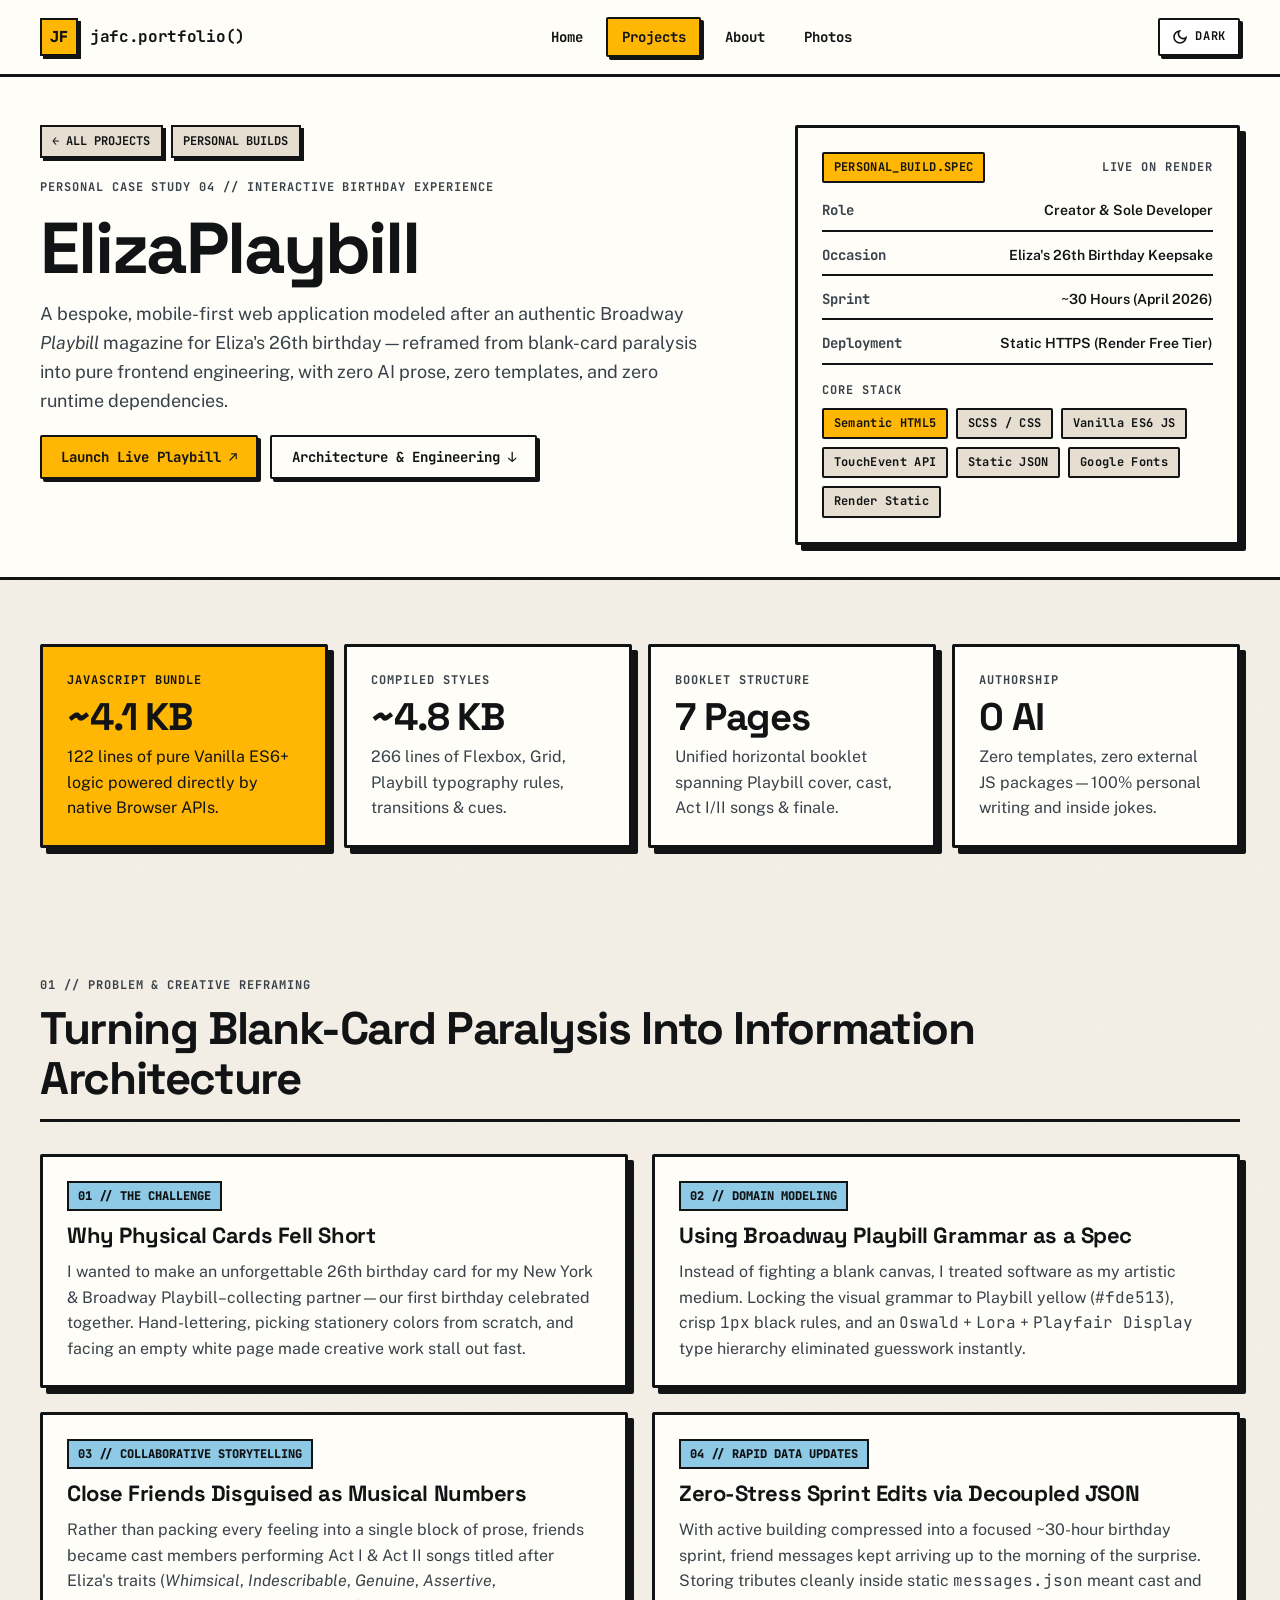
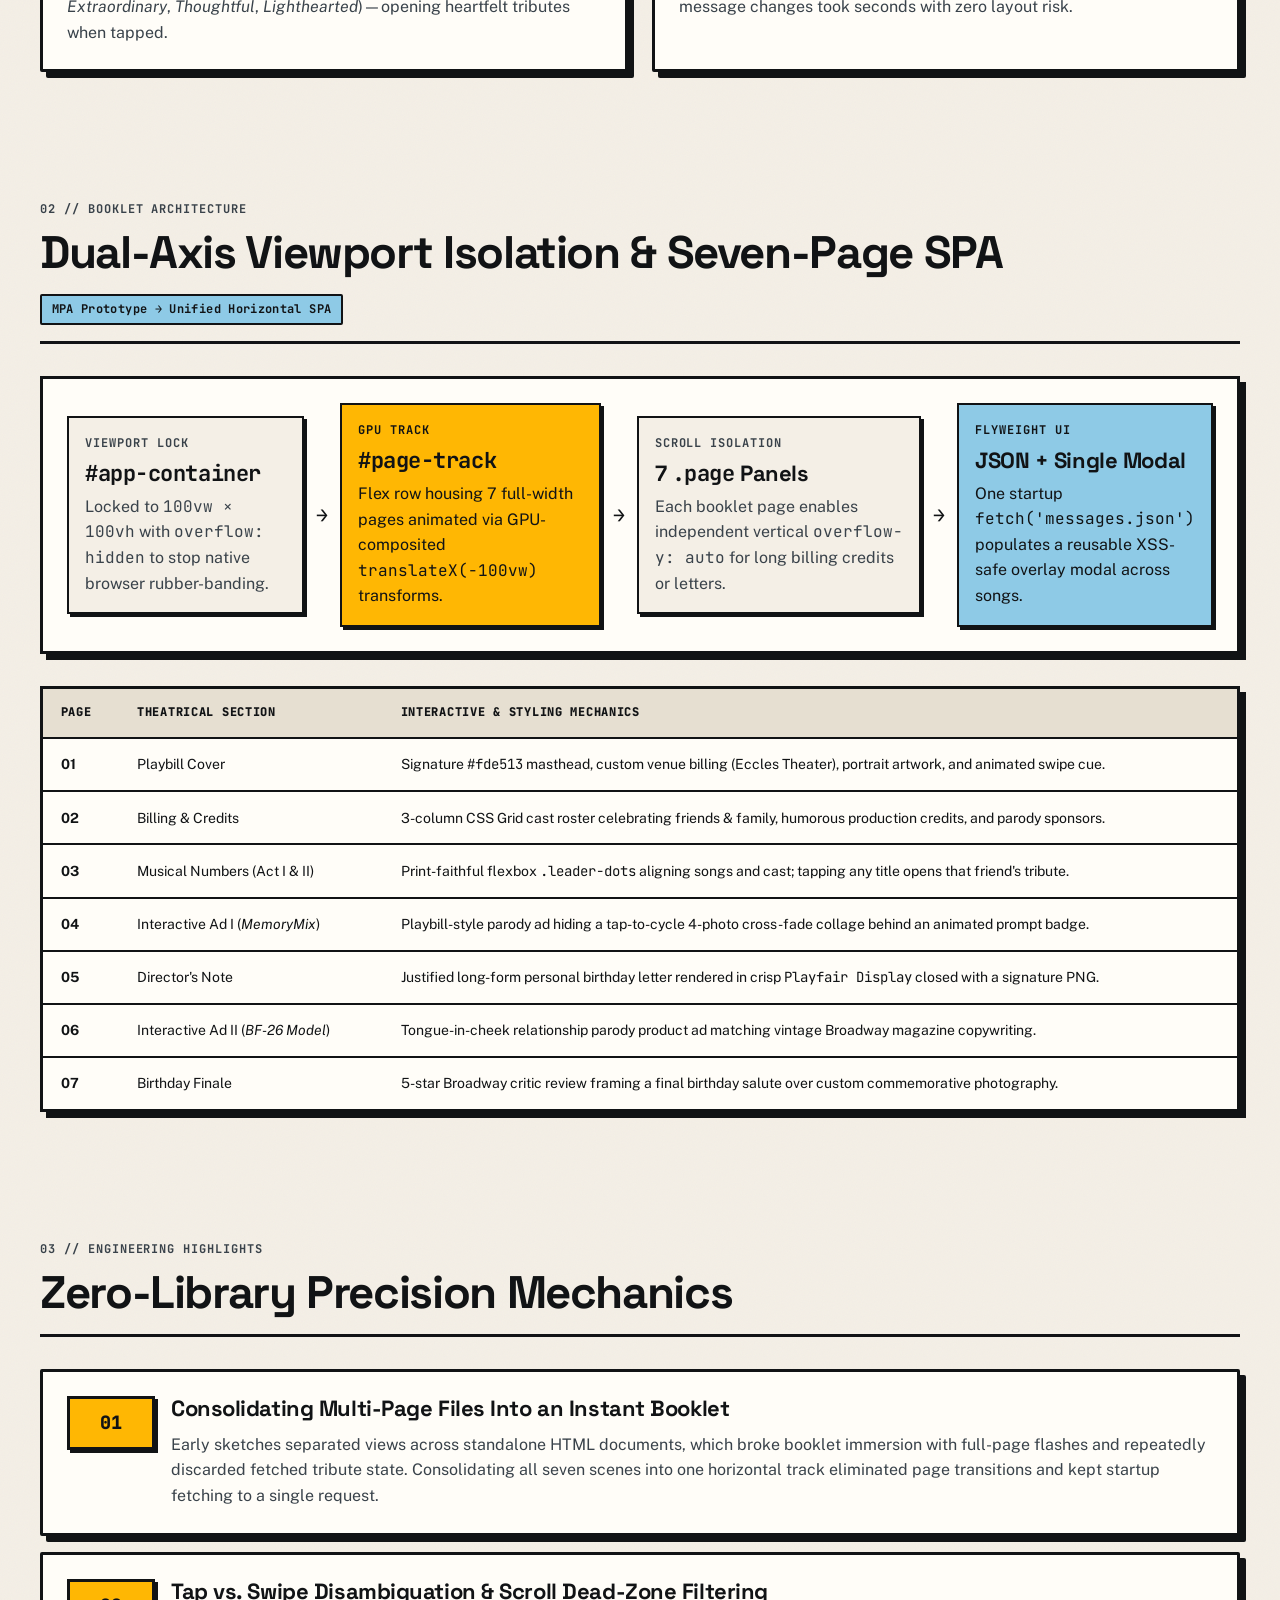
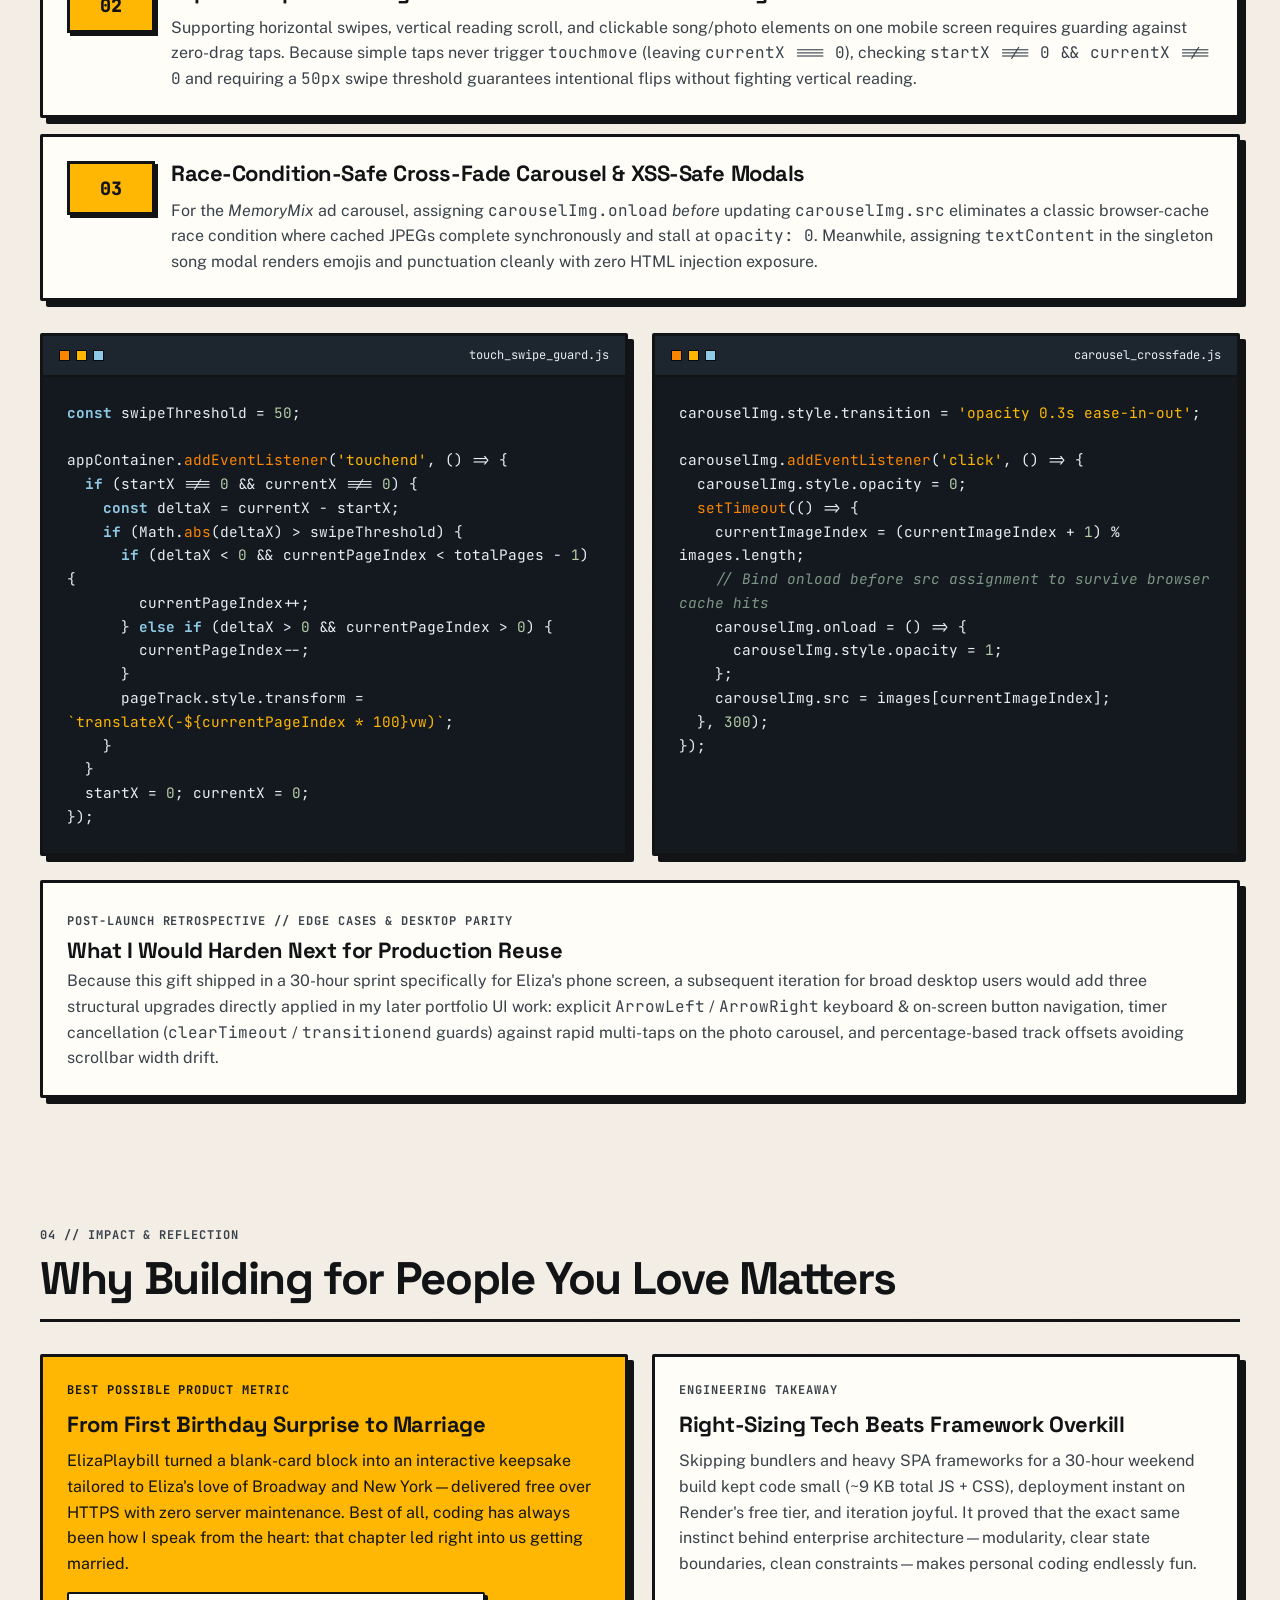
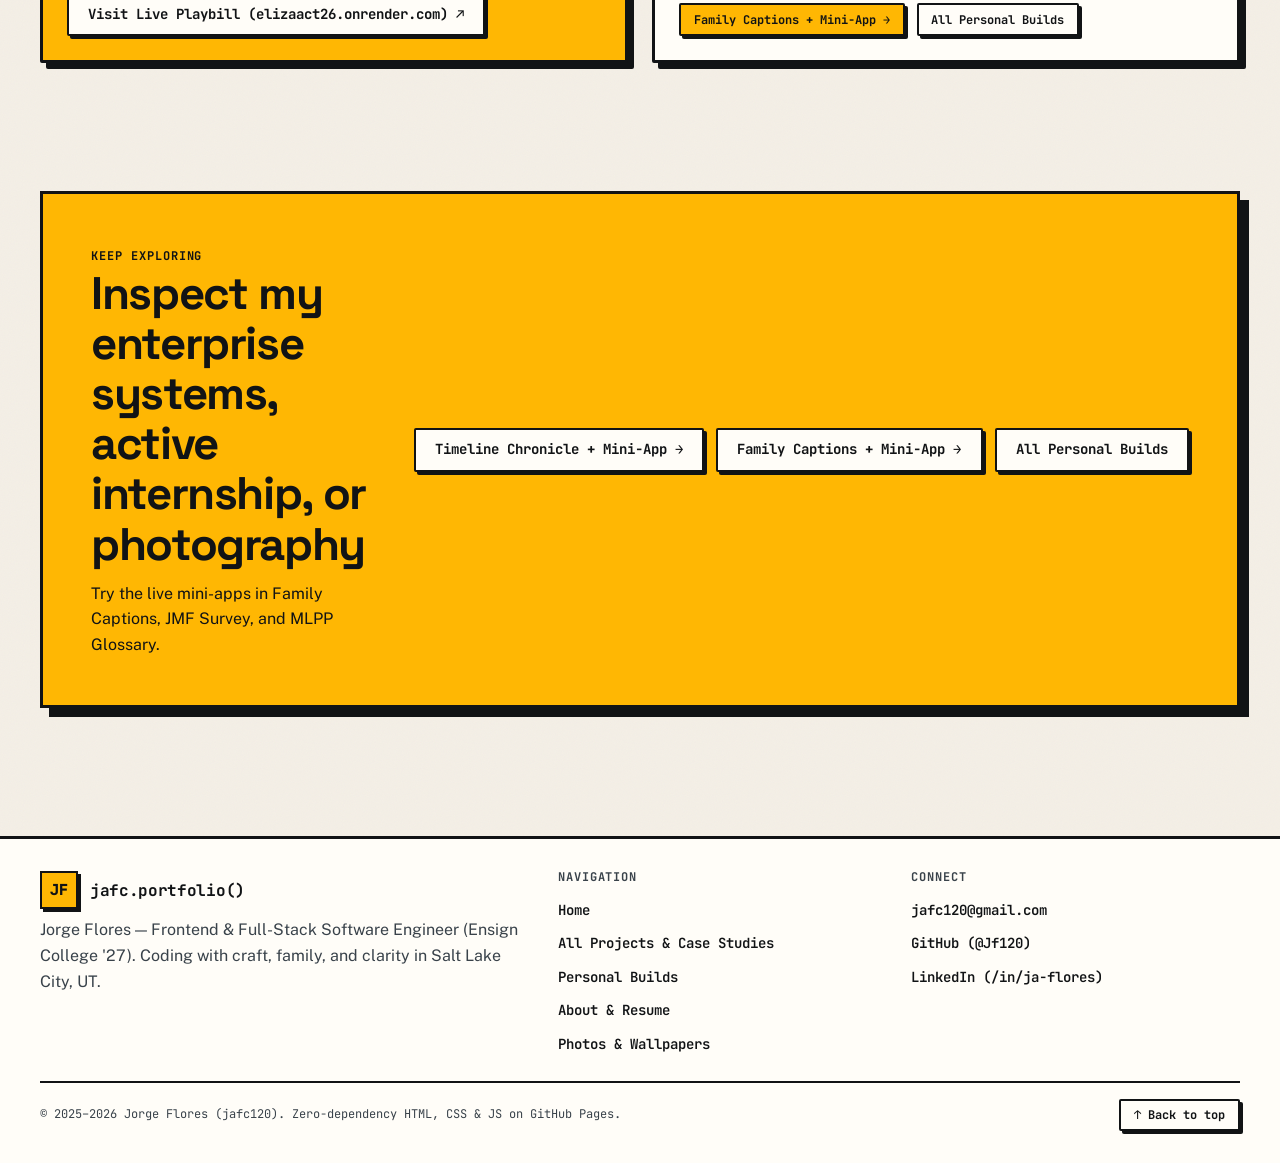
<file: eliza-playbill.html>
<!DOCTYPE html>
<html lang="en" id="top">
<head>
  <meta charset="UTF-8">
  <meta name="viewport" content="width=device-width, initial-scale=1.0">
  <meta name="description" content="Personal Case Study: ElizaPlaybill — a zero-dependency, mobile-first Broadway Playbill web application built in Vanilla JS, SCSS, and Semantic HTML5.">
  <meta name="keywords" content="ElizaPlaybill, Case Study, Vanilla JavaScript, SCSS, TouchEvent, Broadway Playbill, Personal Project, Jorge Flores">
  <title>ElizaPlaybill Case Study | jafc.portfolio() — Jorge Flores</title>
  <link rel="icon" type="image/x-icon" href="./assets/pixeled_phone.ico">
  <link rel="preconnect" href="https://fonts.googleapis.com">
  <link rel="preconnect" href="https://fonts.gstatic.com" crossorigin>
  <link rel="stylesheet" href="https://fonts.googleapis.com/css2?family=JetBrains+Mono:wght@500;700;800&family=Public+Sans:wght@400;500;600;700&family=Space+Grotesk:wght@600;700&display=swap">
  <script src="./js/theme.js"></script>
  <link rel="stylesheet" href="./css/tokens.css">
  <link rel="stylesheet" href="./css/base.css">
  <link rel="stylesheet" href="./css/components.css">
  <link rel="stylesheet" href="./css/pages.css">
  <script defer src="./js/utils.js"></script>
  <script defer src="./js/components.js"></script>
</head>
<body>
  <a class="skip-link" href="#main-content">Skip to main content</a>
  <app-navbar></app-navbar>

  <main id="main-content">
    <section class="page-hero">
      <div class="container page-hero-grid">
        <div class="page-hero-copy">
          <div class="breadcrumb-row">
            <a class="breadcrumb-link" href="./projects.html">← All Projects</a>
            <a class="breadcrumb-link" href="./projects.html?category=personal">Personal Builds</a>
          </div>
          <span class="eyebrow">Personal Case Study 04 // Interactive Birthday Experience</span>
          <h1>ElizaPlaybill</h1>
          <p class="page-hero-lead">
            A bespoke, mobile-first web application modeled after an authentic Broadway
            <em>Playbill</em> magazine for Eliza's 26th birthday—reframed from blank-card paralysis
            into pure frontend engineering, with zero AI prose, zero templates, and zero runtime
            dependencies.
          </p>
          <div class="hero-cta-group">
            <a
              class="btn btn-primary"
              href="https://elizaact26.onrender.com"
              target="_blank"
              rel="noopener noreferrer"
            >
              Launch Live Playbill ↗
            </a>
            <a class="btn btn-surface" href="#architecture">Architecture &amp; Engineering ↓</a>
          </div>
        </div>

        <aside class="nb-card profile-facts-card" aria-label="ElizaPlaybill specifications">
          <div class="collection-preview-meta">
            <span class="nb-tag nb-tag--amber">PERSONAL_BUILD.SPEC</span>
            <span class="eyebrow">Live on Render</span>
          </div>

          <dl class="facts-list">
            <div class="facts-row">
              <dt>Role</dt>
              <dd>Creator &amp; Sole Developer</dd>
            </div>
            <div class="facts-row">
              <dt>Occasion</dt>
              <dd>Eliza's 26th Birthday Keepsake</dd>
            </div>
            <div class="facts-row">
              <dt>Sprint</dt>
              <dd>~30 Hours (April 2026)</dd>
            </div>
            <div class="facts-row">
              <dt>Deployment</dt>
              <dd>Static HTTPS (Render Free Tier)</dd>
            </div>
          </dl>

          <div>
            <span class="eyebrow" style="display: block; margin-bottom: 0.5rem;">Core Stack</span>
            <ul class="tag-list">
              <li class="nb-tag nb-tag--amber">Semantic HTML5</li>
              <li class="nb-tag">SCSS / CSS</li>
              <li class="nb-tag">Vanilla ES6 JS</li>
              <li class="nb-tag">TouchEvent API</li>
              <li class="nb-tag">Static JSON</li>
              <li class="nb-tag">Google Fonts</li>
              <li class="nb-tag">Render Static</li>
            </ul>
          </div>
        </aside>
      </div>
    </section>

    <section class="section" aria-label="Key technical metrics">
      <div class="container">
        <div class="kpi-grid">
          <article class="nb-card nb-card--amber kpi-card">
            <span class="eyebrow" style="color: #111315;">JavaScript Bundle</span>
            <span class="kpi-value">~4.1 KB</span>
            <p>122 lines of pure Vanilla ES6+ logic powered directly by native Browser APIs.</p>
          </article>

          <article class="nb-card kpi-card">
            <span class="eyebrow">Compiled Styles</span>
            <span class="kpi-value">~4.8 KB</span>
            <p>266 lines of Flexbox, Grid, Playbill typography rules, transitions &amp; cues.</p>
          </article>

          <article class="nb-card kpi-card">
            <span class="eyebrow">Booklet Structure</span>
            <span class="kpi-value">7 Pages</span>
            <p>Unified horizontal booklet spanning Playbill cover, cast, Act I/II songs &amp; finale.</p>
          </article>

          <article class="nb-card kpi-card">
            <span class="eyebrow">Authorship</span>
            <span class="kpi-value">0 AI</span>
            <p>Zero templates, zero external JS packages—100% personal writing and inside jokes.</p>
          </article>
        </div>
      </div>
    </section>

    <section class="section" aria-labelledby="story-heading">
      <div class="container">
        <div class="section-header">
          <div class="section-header-copy">
            <span class="eyebrow">01 // Problem &amp; Creative Reframing</span>
            <h2 id="story-heading">Turning Blank-Card Paralysis Into Information Architecture</h2>
          </div>
        </div>

        <div class="case-grid-2">
          <article class="nb-card pillar-card">
            <span class="pillar-index">01 // THE CHALLENGE</span>
            <h3>Why Physical Cards Fell Short</h3>
            <p>
              I wanted to make an unforgettable 26th birthday card for my New York &amp; Broadway
              Playbill–collecting partner—our first birthday celebrated together. Hand-lettering,
              picking stationery colors from scratch, and facing an empty white page made creative
              work stall out fast.
            </p>
          </article>

          <article class="nb-card pillar-card">
            <span class="pillar-index">02 // DOMAIN MODELING</span>
            <h3>Using Broadway Playbill Grammar as a Spec</h3>
            <p>
              Instead of fighting a blank canvas, I treated software as my artistic medium. Locking
              the visual grammar to Playbill yellow (<code>#fde513</code>), crisp <code>1px</code>
              black rules, and an <code>Oswald</code> + <code>Lora</code> + <code>Playfair Display</code>
              type hierarchy eliminated guesswork instantly.
            </p>
          </article>

          <article class="nb-card pillar-card">
            <span class="pillar-index">03 // COLLABORATIVE STORYTELLING</span>
            <h3>Close Friends Disguised as Musical Numbers</h3>
            <p>
              Rather than packing every feeling into a single block of prose, friends became cast
              members performing Act I &amp; Act II songs titled after Eliza's traits
              (<em>Whimsical</em>, <em>Indescribable</em>, <em>Genuine</em>, <em>Assertive</em>,
              <em>Extraordinary</em>, <em>Thoughtful</em>, <em>Lighthearted</em>)—opening heartfelt
              tributes when tapped.
            </p>
          </article>

          <article class="nb-card pillar-card">
            <span class="pillar-index">04 // RAPID DATA UPDATES</span>
            <h3>Zero-Stress Sprint Edits via Decoupled JSON</h3>
            <p>
              With active building compressed into a focused ~30-hour birthday sprint, friend
              messages kept arriving up to the morning of the surprise. Storing tributes cleanly inside
              static <code>messages.json</code> meant cast and message changes took seconds with zero
              layout risk.
            </p>
          </article>
        </div>
      </div>
    </section>

    <section class="section" id="architecture" aria-labelledby="architecture-heading">
      <div class="container">
        <div class="section-header">
          <div class="section-header-copy">
            <span class="eyebrow">02 // Booklet Architecture</span>
            <h2 id="architecture-heading">Dual-Axis Viewport Isolation &amp; Seven-Page SPA</h2>
          </div>
          <span class="nb-tag nb-tag--sky">MPA Prototype → Unified Horizontal SPA</span>
        </div>

        <div class="arch-diagram-frame" role="region" aria-label="Horizontal booklet architecture flow">
          <div class="arch-flow">
            <div class="arch-node">
              <span class="eyebrow">Viewport Lock</span>
              <h3><code>#app-container</code></h3>
              <p>Locked to <code>100vw × 100vh</code> with <code>overflow: hidden</code> to stop native browser rubber-banding.</p>
            </div>

            <div class="arch-arrow" aria-hidden="true">→</div>

            <div class="arch-node arch-node--accent">
              <span class="eyebrow" style="color: #111315;">GPU Track</span>
              <h3><code>#page-track</code></h3>
              <p>Flex row housing 7 full-width pages animated via GPU-composited <code>translateX(-100vw)</code> transforms.</p>
            </div>

            <div class="arch-arrow" aria-hidden="true">→</div>

            <div class="arch-node">
              <span class="eyebrow">Scroll Isolation</span>
              <h3>7 <code>.page</code> Panels</h3>
              <p>Each booklet page enables independent vertical <code>overflow-y: auto</code> for long billing credits or letters.</p>
            </div>

            <div class="arch-arrow" aria-hidden="true">→</div>

            <div class="arch-node arch-node--sky">
              <span class="eyebrow" style="color: #111315;">Flyweight UI</span>
              <h3>JSON + Single Modal</h3>
              <p>One startup <code>fetch('messages.json')</code> populates a reusable XSS-safe overlay modal across songs.</p>
            </div>
          </div>
        </div>

        <div class="case-table-wrap">
          <table class="case-table">
            <thead>
              <tr>
                <th>Page</th>
                <th>Theatrical Section</th>
                <th>Interactive &amp; Styling Mechanics</th>
              </tr>
            </thead>
            <tbody>
              <tr>
                <td><strong>01</strong></td>
                <td>Playbill Cover</td>
                <td>Signature <code>#fde513</code> masthead, custom venue billing (Eccles Theater), portrait artwork, and animated swipe cue.</td>
              </tr>
              <tr>
                <td><strong>02</strong></td>
                <td>Billing &amp; Credits</td>
                <td>3-column CSS Grid cast roster celebrating friends &amp; family, humorous production credits, and parody sponsors.</td>
              </tr>
              <tr>
                <td><strong>03</strong></td>
                <td>Musical Numbers (Act I &amp; II)</td>
                <td>Print-faithful flexbox <code>.leader-dots</code> aligning songs and cast; tapping any title opens that friend's tribute.</td>
              </tr>
              <tr>
                <td><strong>04</strong></td>
                <td>Interactive Ad I (<em>MemoryMix</em>)</td>
                <td>Playbill-style parody ad hiding a tap-to-cycle 4-photo cross-fade collage behind an animated prompt badge.</td>
              </tr>
              <tr>
                <td><strong>05</strong></td>
                <td>Director's Note</td>
                <td>Justified long-form personal birthday letter rendered in crisp <code>Playfair Display</code> closed with a signature PNG.</td>
              </tr>
              <tr>
                <td><strong>06</strong></td>
                <td>Interactive Ad II (<em>BF-26 Model</em>)</td>
                <td>Tongue-in-cheek relationship parody product ad matching vintage Broadway magazine copywriting.</td>
              </tr>
              <tr>
                <td><strong>07</strong></td>
                <td>Birthday Finale</td>
                <td>5-star Broadway critic review framing a final birthday salute over custom commemorative photography.</td>
              </tr>
            </tbody>
          </table>
        </div>
      </div>
    </section>

    <section class="section" id="highlights" aria-labelledby="highlights-heading">
      <div class="container">
        <div class="section-header">
          <div class="section-header-copy">
            <span class="eyebrow">03 // Engineering Highlights</span>
            <h2 id="highlights-heading">Zero-Library Precision Mechanics</h2>
          </div>
        </div>

        <div class="scale-list">
          <article class="nb-card scale-step">
            <div class="scale-step-num" aria-hidden="true">01</div>
            <div class="timeline-content">
              <h3>Consolidating Multi-Page Files Into an Instant Booklet</h3>
              <p>
                Early sketches separated views across standalone HTML documents, which broke booklet
                immersion with full-page flashes and repeatedly discarded fetched tribute state.
                Consolidating all seven scenes into one horizontal track eliminated page transitions
                and kept startup fetching to a single request.
              </p>
            </div>
          </article>

          <article class="nb-card scale-step">
            <div class="scale-step-num" aria-hidden="true">02</div>
            <div class="timeline-content">
              <h3>Tap vs. Swipe Disambiguation &amp; Scroll Dead-Zone Filtering</h3>
              <p>
                Supporting horizontal swipes, vertical reading scroll, and clickable song/photo elements
                on one mobile screen requires guarding against zero-drag taps. Because simple taps never
                trigger <code>touchmove</code> (leaving <code>currentX === 0</code>), checking
                <code>startX !== 0 &amp;&amp; currentX !== 0</code> and requiring a <code>50px</code>
                swipe threshold guarantees intentional flips without fighting vertical reading.
              </p>
            </div>
          </article>

          <article class="nb-card scale-step">
            <div class="scale-step-num" aria-hidden="true">03</div>
            <div class="timeline-content">
              <h3>Race-Condition-Safe Cross-Fade Carousel &amp; XSS-Safe Modals</h3>
              <p>
                For the <em>MemoryMix</em> ad carousel, assigning <code>carouselImg.onload</code>
                <em>before</em> updating <code>carouselImg.src</code> eliminates a classic browser-cache
                race condition where cached JPEGs complete synchronously and stall at
                <code>opacity: 0</code>. Meanwhile, assigning <code>textContent</code> in the singleton
                song modal renders emojis and punctuation cleanly with zero HTML injection exposure.
              </p>
            </div>
          </article>
        </div>

        <div class="case-grid-2" style="margin-top: var(--space-6);">
          <aside class="code-window" aria-label="Touch swipe navigation snippet">
            <div class="code-window-bar">
              <div class="window-dots" aria-hidden="true">
                <span class="window-dot window-dot--orange"></span>
                <span class="window-dot window-dot--amber"></span>
                <span class="window-dot window-dot--sky"></span>
              </div>
              <span>touch_swipe_guard.js</span>
            </div>
            <pre class="code-block"><code><span class="keyword">const</span> swipeThreshold = <span class="number">50</span>;

appContainer.<span class="function">addEventListener</span>(<span class="string">'touchend'</span>, () =&gt; {
  <span class="keyword">if</span> (startX !== <span class="number">0</span> &amp;&amp; currentX !== <span class="number">0</span>) {
    <span class="keyword">const</span> deltaX = currentX - startX;
    <span class="keyword">if</span> (Math.<span class="function">abs</span>(deltaX) &gt; swipeThreshold) {
      <span class="keyword">if</span> (deltaX &lt; <span class="number">0</span> &amp;&amp; currentPageIndex &lt; totalPages - <span class="number">1</span>) {
        currentPageIndex++;
      } <span class="keyword">else if</span> (deltaX &gt; <span class="number">0</span> &amp;&amp; currentPageIndex &gt; <span class="number">0</span>) {
        currentPageIndex--;
      }
      pageTrack.style.transform = <span class="string">`translateX(-${currentPageIndex * 100}vw)`</span>;
    }
  }
  startX = <span class="number">0</span>; currentX = <span class="number">0</span>;
});</code></pre>
          </aside>

          <aside class="code-window" aria-label="Cache-safe image fade transition snippet">
            <div class="code-window-bar">
              <div class="window-dots" aria-hidden="true">
                <span class="window-dot window-dot--orange"></span>
                <span class="window-dot window-dot--amber"></span>
                <span class="window-dot window-dot--sky"></span>
              </div>
              <span>carousel_crossfade.js</span>
            </div>
            <pre class="code-block"><code>carouselImg.style.transition = <span class="string">'opacity 0.3s ease-in-out'</span>;

carouselImg.<span class="function">addEventListener</span>(<span class="string">'click'</span>, () =&gt; {
  carouselImg.style.opacity = <span class="number">0</span>;
  <span class="function">setTimeout</span>(() =&gt; {
    currentImageIndex = (currentImageIndex + <span class="number">1</span>) % images.length;
    <span class="comment">// Bind onload before src assignment to survive browser cache hits</span>
    carouselImg.onload = () =&gt; {
      carouselImg.style.opacity = <span class="number">1</span>;
    };
    carouselImg.src = images[currentImageIndex];
  }, <span class="number">300</span>);
});</code></pre>
          </aside>
        </div>

        <article class="nb-card" style="margin-top: var(--space-5);">
          <span class="eyebrow">Post-Launch Retrospective // Edge Cases &amp; Desktop Parity</span>
          <h3 style="margin-top: 0.35rem;">What I Would Harden Next for Production Reuse</h3>
          <p style="margin-top: 0.4rem;">
            Because this gift shipped in a 30-hour sprint specifically for Eliza's phone screen, a
            subsequent iteration for broad desktop users would add three structural upgrades directly
            applied in my later portfolio UI work: explicit <code>ArrowLeft</code> / <code>ArrowRight</code>
            keyboard &amp; on-screen button navigation, timer cancellation (<code>clearTimeout</code> /
            <code>transitionend</code> guards) against rapid multi-taps on the photo carousel, and
            percentage-based track offsets avoiding scrollbar width drift.
          </p>
        </article>
      </div>
    </section>

    <section class="section" aria-labelledby="outcome-heading">
      <div class="container">
        <div class="section-header">
          <div class="section-header-copy">
            <span class="eyebrow">04 // Impact &amp; Reflection</span>
            <h2 id="outcome-heading">Why Building for People You Love Matters</h2>
          </div>
        </div>

        <div class="case-grid-2">
          <article class="nb-card nb-card--amber manifesto-card">
            <div style="display: flex; flex-direction: column; gap: var(--space-3);">
              <span class="eyebrow" style="color: #111315;">Best Possible Product Metric</span>
              <h3>From First Birthday Surprise to Marriage</h3>
              <p>
                ElizaPlaybill turned a blank-card block into an interactive keepsake tailored to
                Eliza's love of Broadway and New York—delivered free over HTTPS with zero server
                maintenance. Best of all, coding has always been how I speak from the heart: that
                chapter led right into us getting married.
              </p>
            </div>
            <a
              class="btn btn-surface"
              href="https://elizaact26.onrender.com"
              target="_blank"
              rel="noopener noreferrer"
              style="width: fit-content;"
            >
              Visit Live Playbill (elizaact26.onrender.com) ↗
            </a>
          </article>

          <article class="nb-card manifesto-card">
            <div style="display: flex; flex-direction: column; gap: var(--space-3);">
              <span class="eyebrow">Engineering Takeaway</span>
              <h3>Right-Sizing Tech Beats Framework Overkill</h3>
              <p>
                Skipping bundlers and heavy SPA frameworks for a 30-hour weekend build kept code small
                (~9 KB total JS + CSS), deployment instant on Render's free tier, and iteration joyful.
                It proved that the exact same instinct behind enterprise architecture—modularity, clear
                state boundaries, clean constraints—makes personal coding endlessly fun.
              </p>
            </div>
            <div class="hero-cta-group" style="margin-top: 0;">
              <a class="btn btn-sm btn-primary" href="./family-captions.html">Family Captions + Mini-App →</a>
              <a class="btn btn-sm btn-surface" href="./projects.html?category=personal">All Personal Builds</a>
            </div>
          </article>
        </div>
      </div>
    </section>

    <section class="section" aria-label="Case study footer CTA">
      <div class="container">
        <div class="cta-banner">
          <div>
            <span class="eyebrow" style="color: #111315;">Keep Exploring</span>
            <h2>Inspect my enterprise systems, active internship, or photography</h2>
            <p style="margin-top: 0.75rem;">
              Try the live mini-apps in Family Captions, JMF Survey, and MLPP Glossary.
            </p>
          </div>
          <div class="cta-actions">
            <a class="btn btn-surface" href="./timeline.html">Timeline Chronicle + Mini-App →</a>
            <a class="btn btn-surface" href="./family-captions.html">Family Captions + Mini-App →</a>
            <a class="btn btn-surface" href="./projects.html?category=personal">All Personal Builds</a>
          </div>
        </div>
      </div>
    </section>
  </main>

  <app-footer></app-footer>
</body>
</html>
</file>
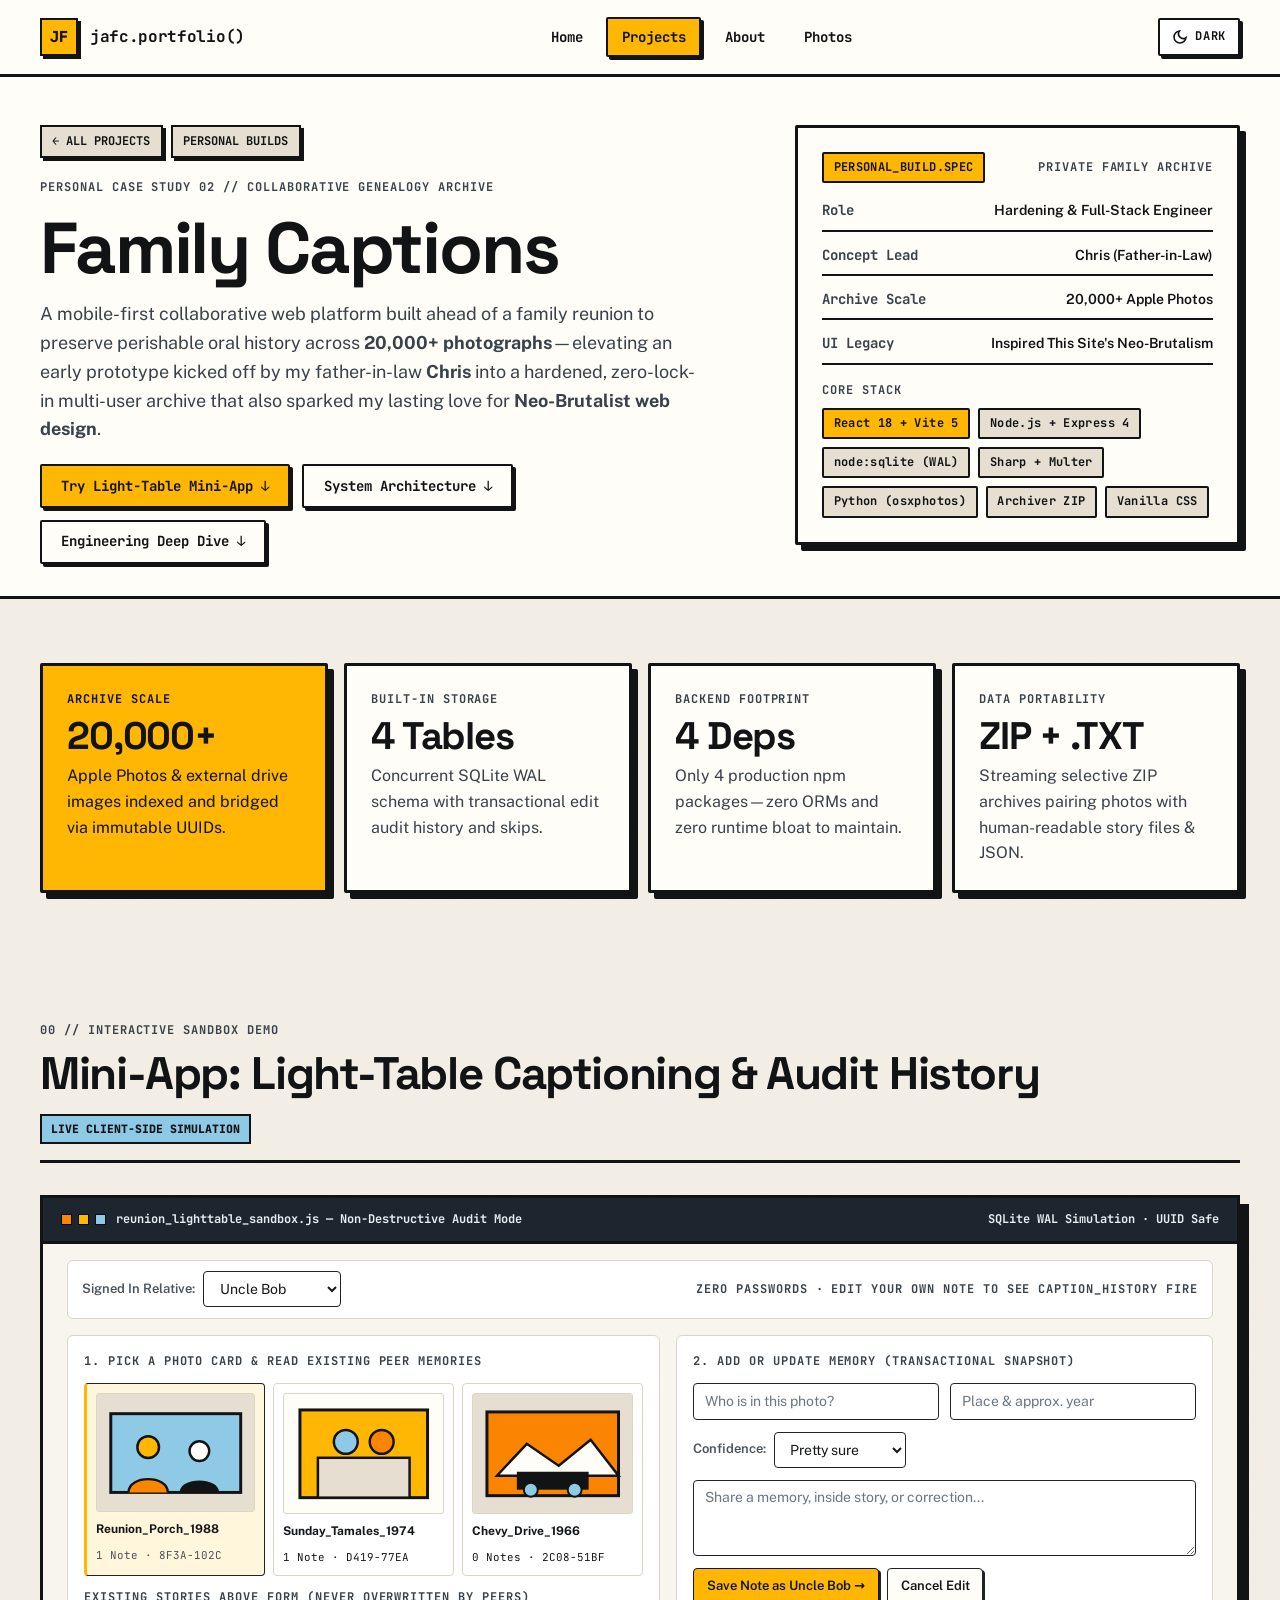
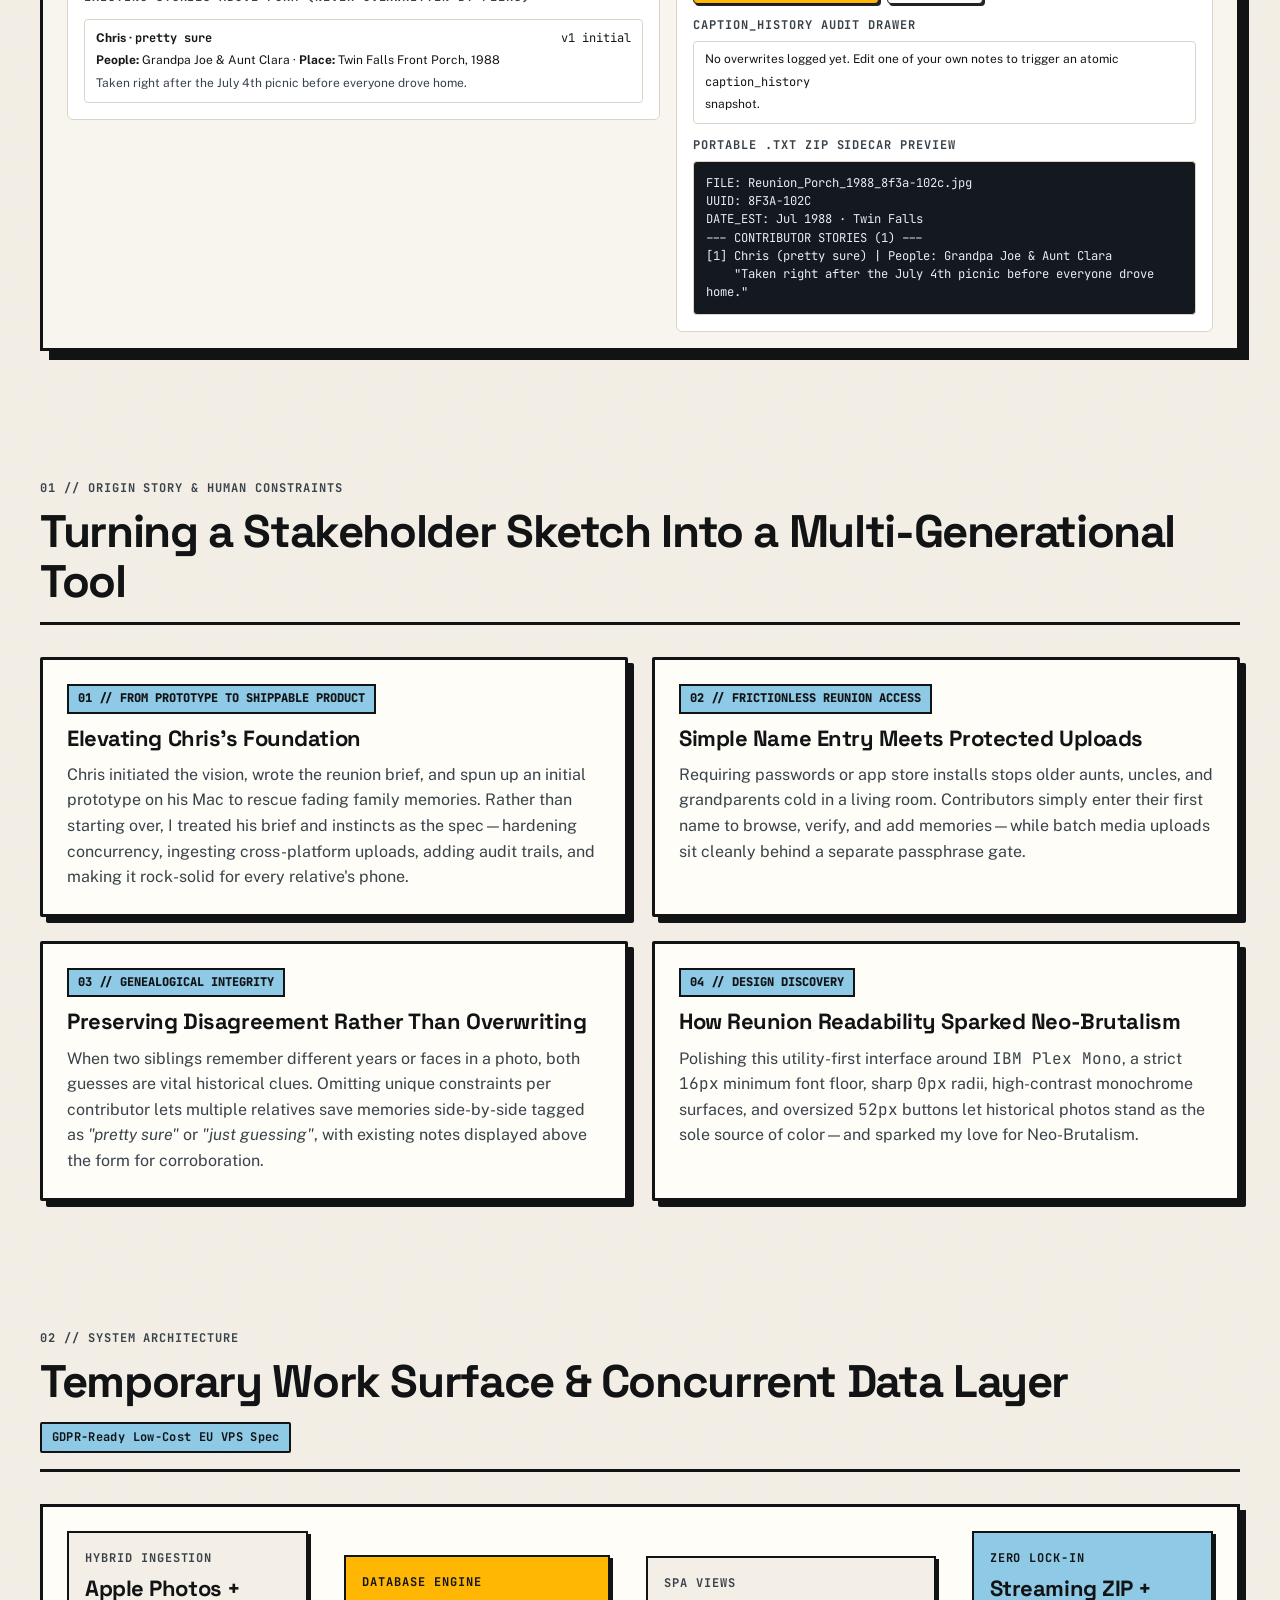
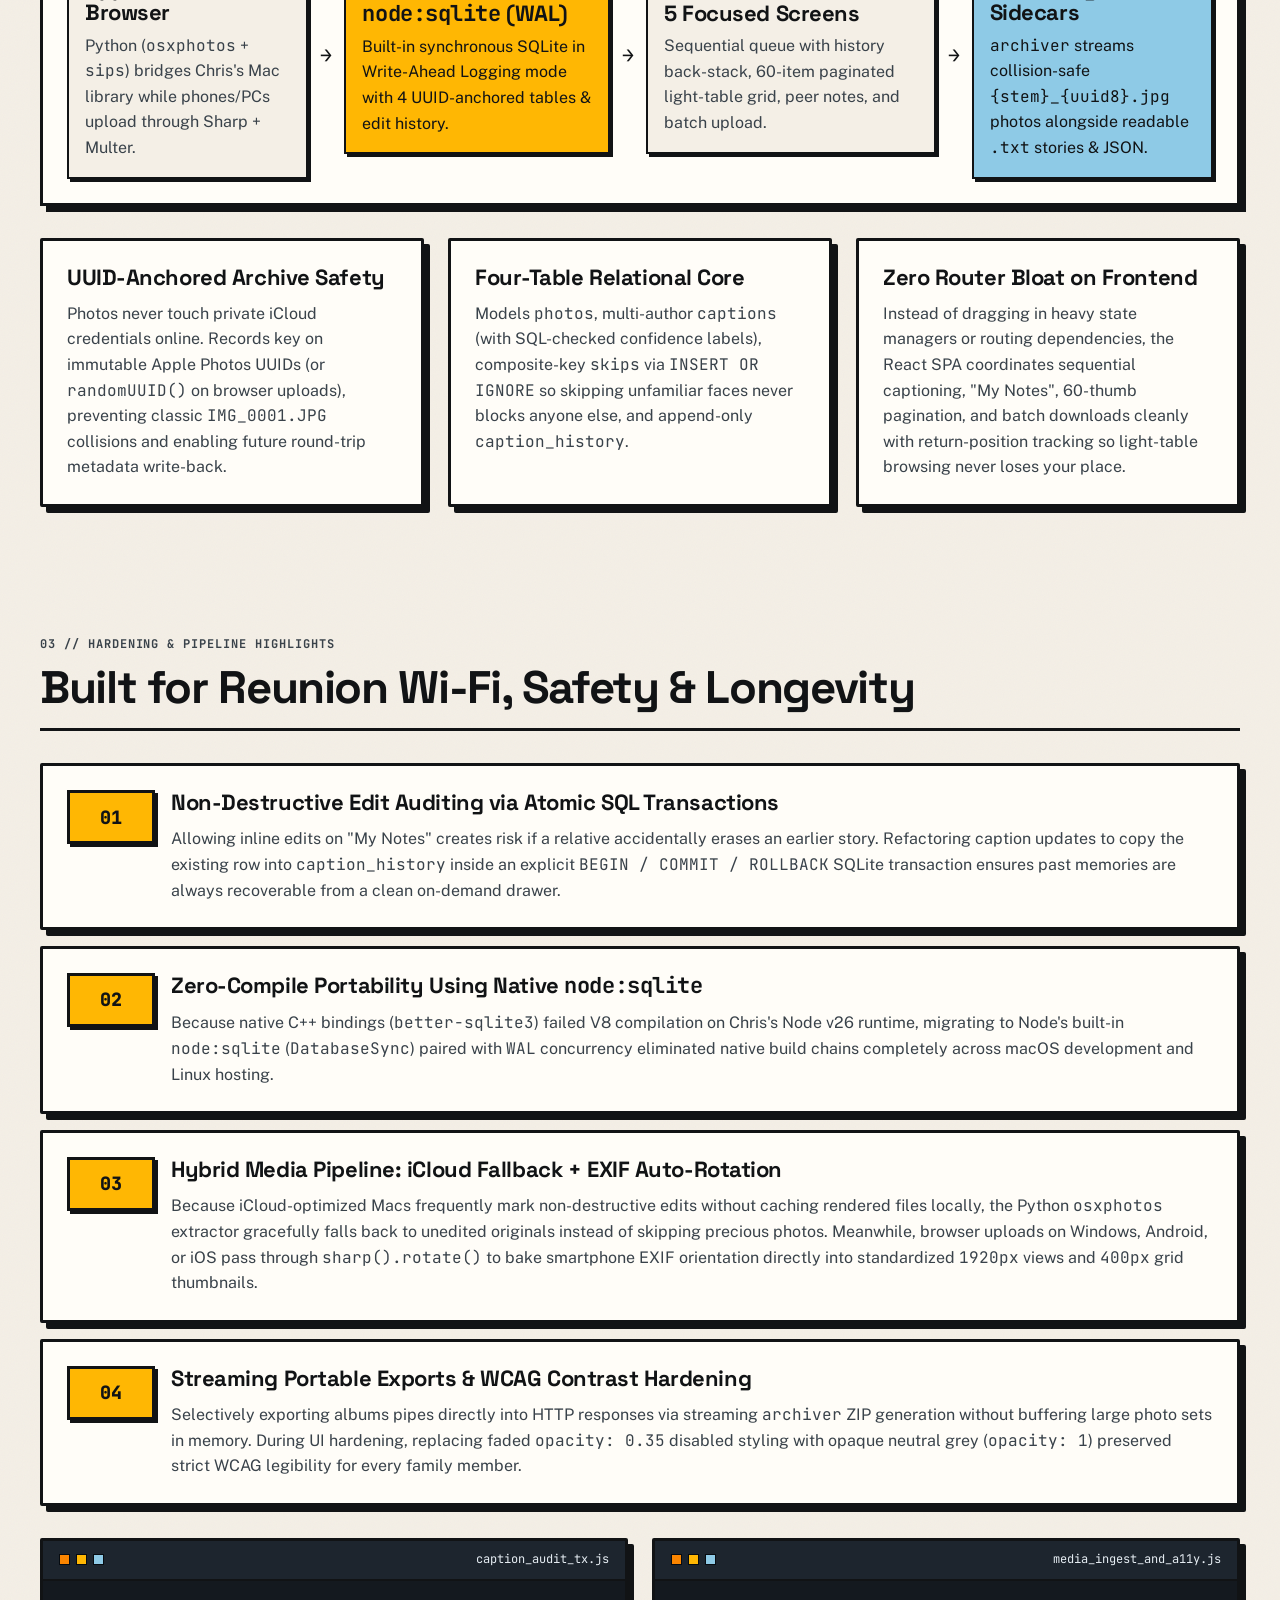
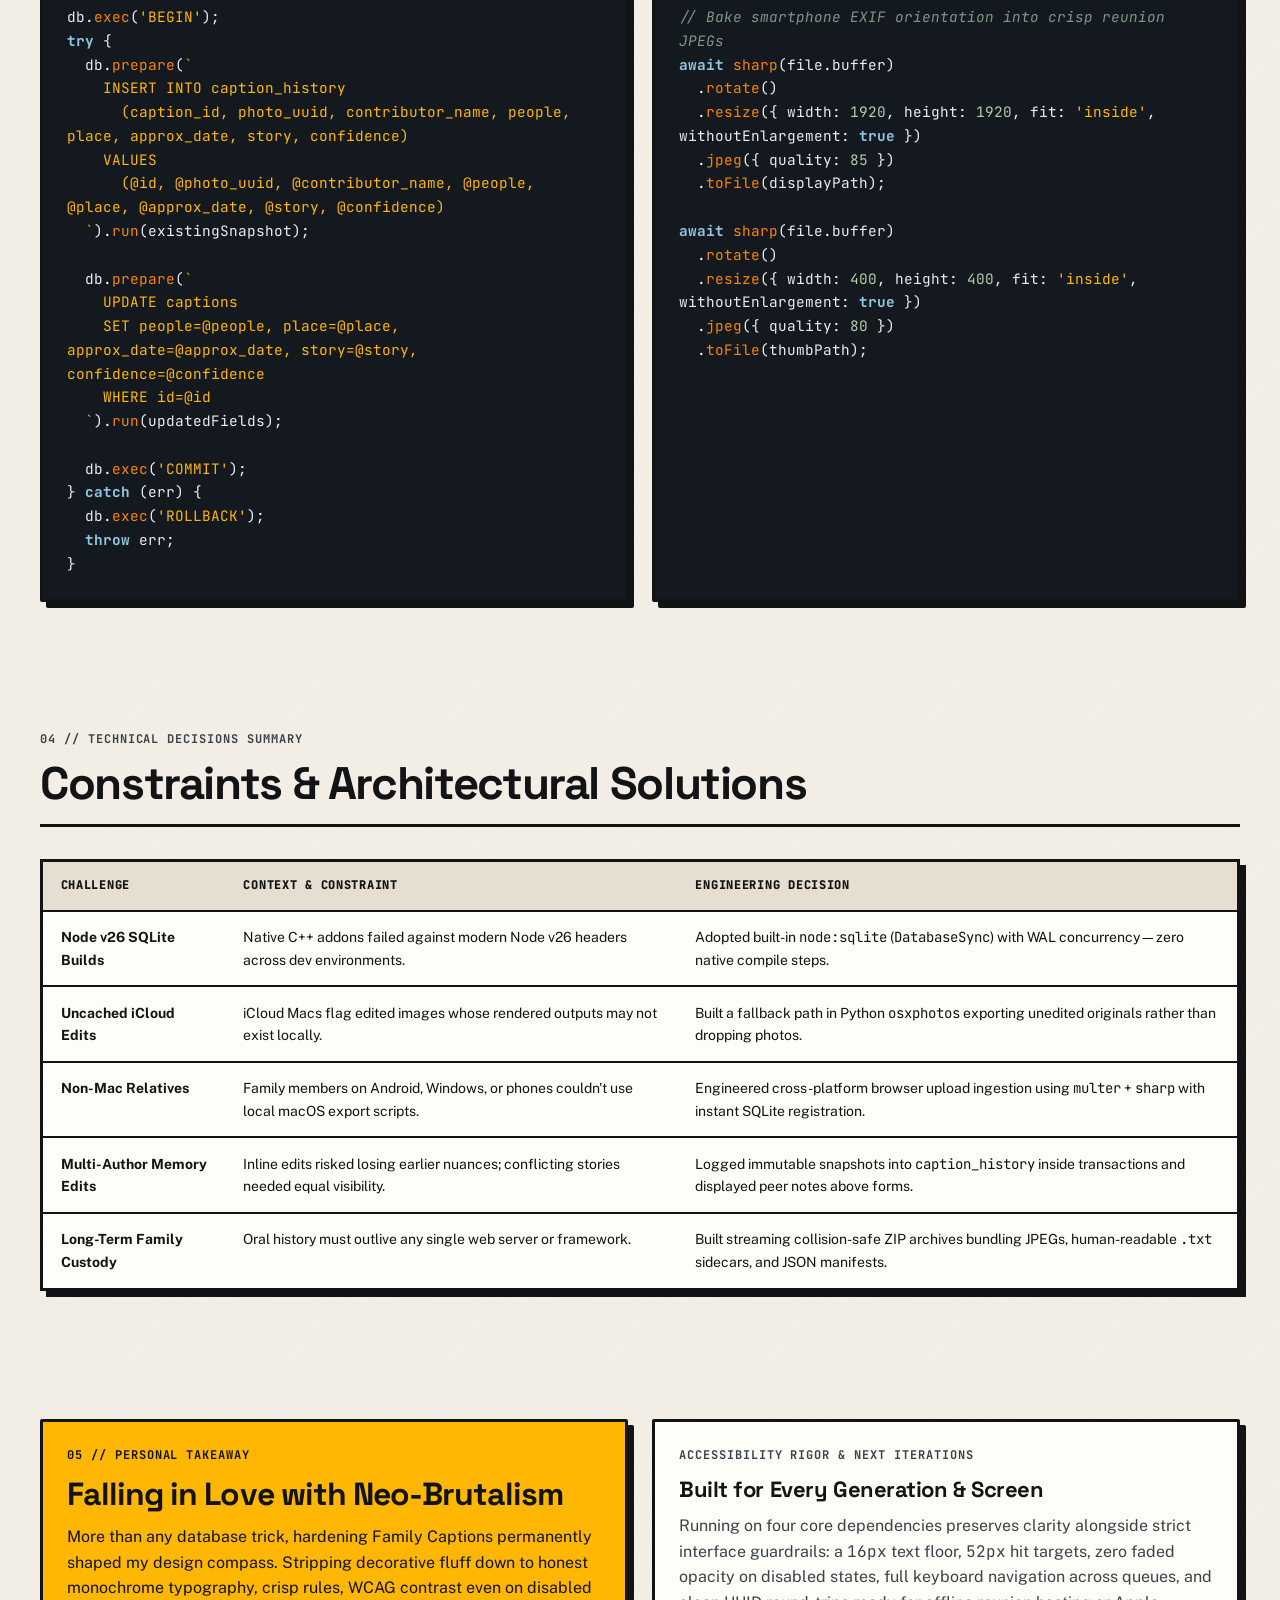
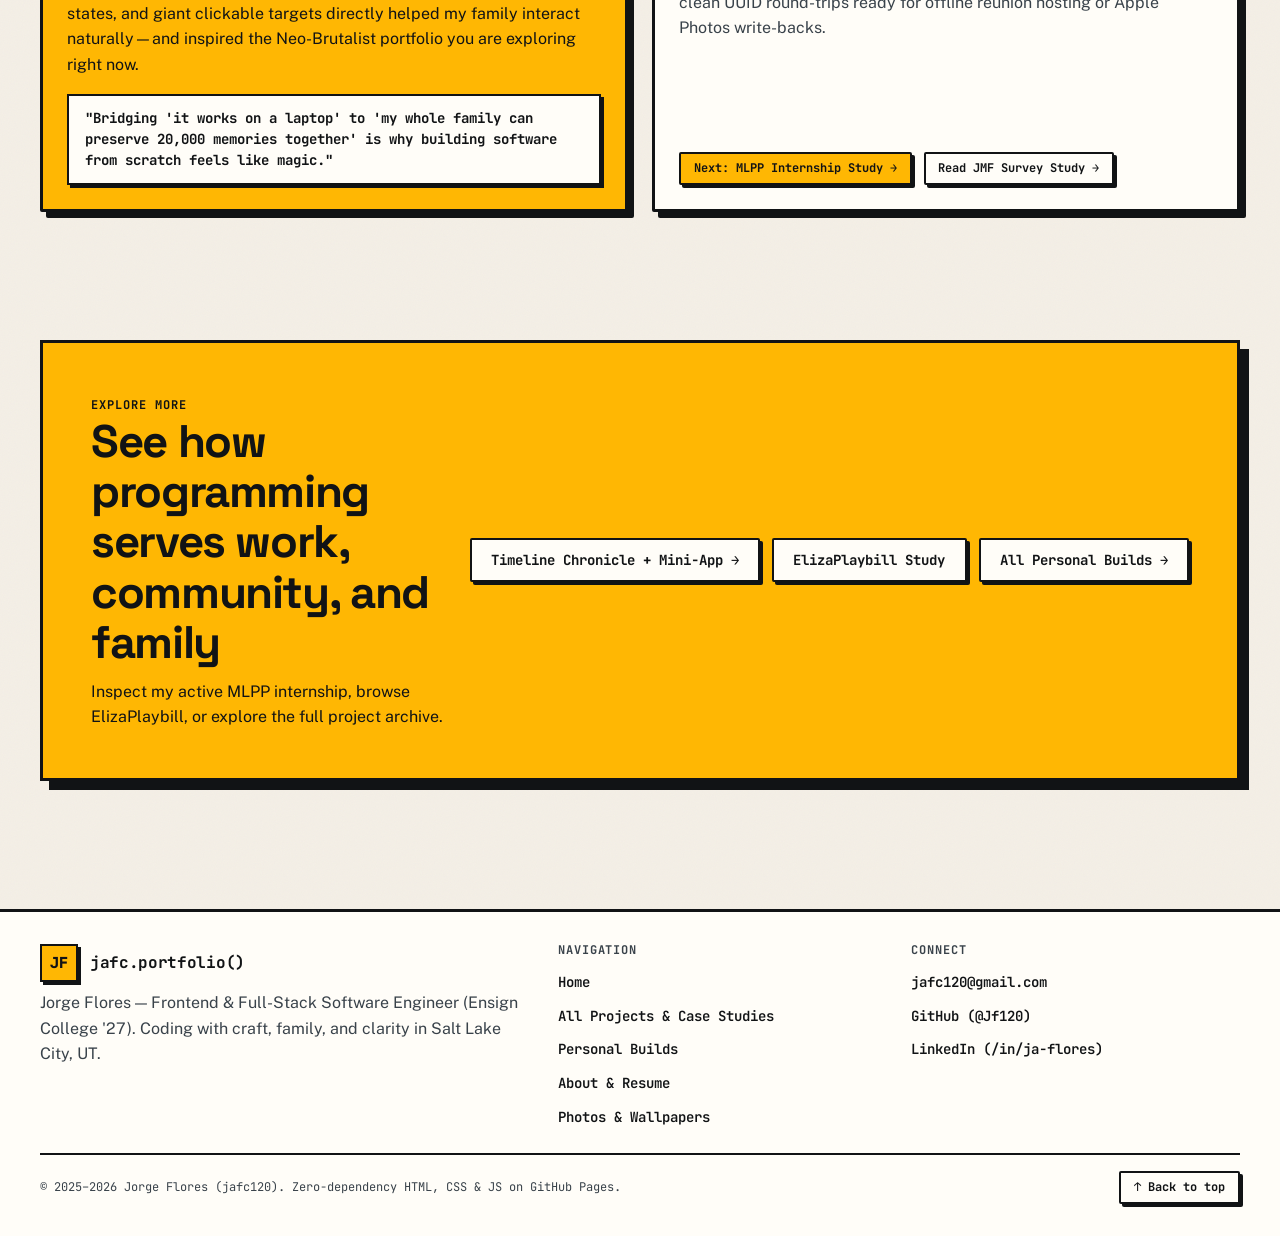
<file: family-captions.html>
<!DOCTYPE html>
<html lang="en" id="top">
<head>
  <meta charset="UTF-8">
  <meta name="viewport" content="width=device-width, initial-scale=1.0">
  <meta name="description" content="Personal Case Study: Family Captions — a collaborative mobile-first reunion web app built with React 18, Express 4, node:sqlite WAL, Sharp, and Apple Photos bridging across 20,000+ photos.">
  <meta name="keywords" content="Family Captions, Case Study, React 18, Node.js, node:sqlite, Sharp, osxphotos, Neo-Brutalism, Genealogy, Jorge Flores">
  <title>Family Captions Case Study | jafc.portfolio() — Jorge Flores</title>
  <link rel="icon" type="image/x-icon" href="./assets/pixeled_phone.ico">
  <link rel="preconnect" href="https://fonts.googleapis.com">
  <link rel="preconnect" href="https://fonts.gstatic.com" crossorigin>
  <link rel="stylesheet" href="https://fonts.googleapis.com/css2?family=JetBrains+Mono:wght@500;700;800&family=Public+Sans:wght@400;500;600;700&family=Space+Grotesk:wght@600;700&display=swap">
  <script src="./js/theme.js"></script>
  <link rel="stylesheet" href="./css/tokens.css">
  <link rel="stylesheet" href="./css/base.css">
  <link rel="stylesheet" href="./css/components.css">
  <link rel="stylesheet" href="./css/pages.css">
  <script defer src="./js/utils.js"></script>
  <script defer src="./js/components.js"></script>
  <script defer src="./js/mini-apps.js"></script>
</head>
<body>
  <a class="skip-link" href="#main-content">Skip to main content</a>
  <app-navbar></app-navbar>

  <main id="main-content">
    <section class="page-hero">
      <div class="container page-hero-grid">
        <div class="page-hero-copy">
          <div class="breadcrumb-row">
            <a class="breadcrumb-link" href="./projects.html">← All Projects</a>
            <a class="breadcrumb-link" href="./projects.html?category=personal">Personal Builds</a>
          </div>
          <span class="eyebrow">Personal Case Study 02 // Collaborative Genealogy Archive</span>
          <h1>Family Captions</h1>
          <p class="page-hero-lead">
            A mobile-first collaborative web platform built ahead of a family reunion to preserve
            perishable oral history across <strong>20,000+ photographs</strong>—elevating an early
            prototype kicked off by my father-in-law <strong>Chris</strong> into a hardened,
            zero-lock-in multi-user archive that also sparked my lasting love for
            <strong>Neo-Brutalist web design</strong>.
          </p>
          <div class="hero-cta-group">
            <a class="btn btn-primary" href="#family-mini-app">Try Light-Table Mini-App ↓</a>
            <a class="btn btn-surface" href="#architecture">System Architecture ↓</a>
            <a class="btn btn-surface" href="#engineering">Engineering Deep Dive ↓</a>
          </div>
        </div>

        <aside class="nb-card profile-facts-card" aria-label="Family Captions specifications">
          <div class="collection-preview-meta">
            <span class="nb-tag nb-tag--amber">PERSONAL_BUILD.SPEC</span>
            <span class="eyebrow">Private Family Archive</span>
          </div>

          <dl class="facts-list">
            <div class="facts-row">
              <dt>Role</dt>
              <dd>Hardening &amp; Full-Stack Engineer</dd>
            </div>
            <div class="facts-row">
              <dt>Concept Lead</dt>
              <dd>Chris (Father-in-Law)</dd>
            </div>
            <div class="facts-row">
              <dt>Archive Scale</dt>
              <dd>20,000+ Apple Photos</dd>
            </div>
            <div class="facts-row">
              <dt>UI Legacy</dt>
              <dd>Inspired This Site's Neo-Brutalism</dd>
            </div>
          </dl>

          <div>
            <span class="eyebrow" style="display: block; margin-bottom: 0.5rem;">Core Stack</span>
            <ul class="tag-list">
              <li class="nb-tag nb-tag--amber">React 18 + Vite 5</li>
              <li class="nb-tag">Node.js + Express 4</li>
              <li class="nb-tag">node:sqlite (WAL)</li>
              <li class="nb-tag">Sharp + Multer</li>
              <li class="nb-tag">Python (osxphotos)</li>
              <li class="nb-tag">Archiver ZIP</li>
              <li class="nb-tag">Vanilla CSS</li>
            </ul>
          </div>
        </aside>
      </div>
    </section>

    <section class="section" aria-label="Key architectural metrics">
      <div class="container">
        <div class="kpi-grid">
          <article class="nb-card nb-card--amber kpi-card">
            <span class="eyebrow" style="color: #111315;">Archive Scale</span>
            <span class="kpi-value">20,000+</span>
            <p>Apple Photos &amp; external drive images indexed and bridged via immutable UUIDs.</p>
          </article>

          <article class="nb-card kpi-card">
            <span class="eyebrow">Built-In Storage</span>
            <span class="kpi-value">4 Tables</span>
            <p>Concurrent SQLite WAL schema with transactional edit audit history and skips.</p>
          </article>

          <article class="nb-card kpi-card">
            <span class="eyebrow">Backend Footprint</span>
            <span class="kpi-value">4 Deps</span>
            <p>Only 4 production npm packages—zero ORMs and zero runtime bloat to maintain.</p>
          </article>

          <article class="nb-card kpi-card">
            <span class="eyebrow">Data Portability</span>
            <span class="kpi-value">ZIP + .TXT</span>
            <p>Streaming selective ZIP archives pairing photos with human-readable story files &amp; JSON.</p>
          </article>
        </div>
      </div>
    </section>

    <section class="section" id="family-mini-app" aria-labelledby="family-demo-heading">
      <div class="container">
        <div class="section-header">
          <div class="section-header-copy">
            <span class="eyebrow">00 // Interactive Sandbox Demo</span>
            <h2 id="family-demo-heading">Mini-App: Light-Table Captioning &amp; Audit History</h2>
          </div>
          <span class="demo-badge">Live Client-Side Simulation</span>
        </div>

        <div class="sandbox-shell" role="region" aria-label="Interactive Family Captions light-table and edit audit simulator">
          <div class="sandbox-bar">
            <div class="sandbox-bar-title">
              <div class="window-dots" aria-hidden="true">
                <span class="window-dot window-dot--orange"></span>
                <span class="window-dot window-dot--amber"></span>
                <span class="window-dot window-dot--sky"></span>
              </div>
              <span>reunion_lighttable_sandbox.js — Non-Destructive Audit Mode</span>
            </div>
            <span>SQLite WAL Simulation · UUID Safe</span>
          </div>

          <div class="sandbox-body">
            <div class="sandbox-toolbar">
              <div class="sandbox-field-group">
                <label class="sandbox-label" for="family-contributor-select">Signed In Relative:</label>
                <select id="family-contributor-select" class="sandbox-select">
                  <option value="Uncle Bob">Uncle Bob</option>
                  <option value="Chris">Chris (Creator)</option>
                  <option value="Aunt Elena">Aunt Elena</option>
                  <option value="Jorge">Jorge</option>
                </select>
              </div>
              <span class="eyebrow">Zero passwords · Edit your own note to see <code>caption_history</code> fire</span>
            </div>

            <div class="sandbox-split">
              <div class="sandbox-pane">
                <span class="eyebrow">1. Pick a Photo Card &amp; Read Existing Peer Memories</span>
                <div class="lighttable-grid" id="family-lighttable"></div>
                <span class="eyebrow">Existing Stories Above Form (Never Overwritten by Peers)</span>
                <div class="history-list" id="family-existing-captions" aria-live="polite"></div>
              </div>

              <div class="sandbox-pane">
                <span class="eyebrow">2. Add or Update Memory (Transactional Snapshot)</span>
                <form id="family-caption-form" style="display: flex; flex-direction: column; gap: 0.75rem;">
                  <div class="case-grid-2" style="gap: 0.65rem;">
                    <input
                      type="text"
                      id="family-people-input"
                      class="sandbox-input"
                      placeholder="Who is in this photo?"
                      aria-label="People in photo"
                    >
                    <input
                      type="text"
                      id="family-place-input"
                      class="sandbox-input"
                      placeholder="Place &amp; approx. year"
                      aria-label="Place and year"
                    >
                  </div>

                  <div class="sandbox-field-group">
                    <label class="sandbox-label" for="family-confidence-select">Confidence:</label>
                    <select id="family-confidence-select" class="sandbox-select">
                      <option value="pretty sure">Pretty sure</option>
                      <option value="just guessing">Just guessing</option>
                    </select>
                  </div>

                  <textarea
                    id="family-story-input"
                    class="sandbox-textarea"
                    placeholder="Share a memory, inside story, or correction..."
                    aria-label="Photo memory story"
                  ></textarea>

                  <div class="sandbox-field-group">
                    <button type="submit" class="btn btn-sm btn-primary" id="family-submit-btn">
                      Save Note →
                    </button>
                    <button type="button" class="btn btn-sm btn-surface" id="family-cancel-edit-btn" hidden>
                      Cancel Edit
                    </button>
                  </div>
                </form>

                <div>
                  <span class="eyebrow" style="display: block; margin-bottom: 0.35rem;"><code>caption_history</code> Audit Drawer</span>
                  <div class="history-list" id="family-history-log" aria-live="polite"></div>
                </div>

                <div>
                  <span class="eyebrow" style="display: block; margin-bottom: 0.35rem;">Portable <code>.txt</code> ZIP Sidecar Preview</span>
                  <pre class="sidecar-preview" id="family-sidecar-preview"></pre>
                </div>
              </div>
            </div>
          </div>
        </div>
      </div>
    </section>

    <section class="section" aria-labelledby="origin-heading">
      <div class="container">
        <div class="section-header">
          <div class="section-header-copy">
            <span class="eyebrow">01 // Origin Story &amp; Human Constraints</span>
            <h2 id="origin-heading">Turning a Stakeholder Sketch Into a Multi-Generational Tool</h2>
          </div>
        </div>

        <div class="case-grid-2">
          <article class="nb-card pillar-card">
            <span class="pillar-index">01 // FROM PROTOTYPE TO SHIPPABLE PRODUCT</span>
            <h3>Elevating Chris's Foundation</h3>
            <p>
              Chris initiated the vision, wrote the reunion brief, and spun up an initial prototype on
              his Mac to rescue fading family memories. Rather than starting over, I treated his brief
              and instincts as the spec—hardening concurrency, ingesting cross-platform uploads, adding
              audit trails, and making it rock-solid for every relative's phone.
            </p>
          </article>

          <article class="nb-card pillar-card">
            <span class="pillar-index">02 // FRICTIONLESS REUNION ACCESS</span>
            <h3>Simple Name Entry Meets Protected Uploads</h3>
            <p>
              Requiring passwords or app store installs stops older aunts, uncles, and grandparents cold
              in a living room. Contributors simply enter their first name to browse, verify, and add
              memories—while batch media uploads sit cleanly behind a separate passphrase gate.
            </p>
          </article>

          <article class="nb-card pillar-card">
            <span class="pillar-index">03 // GENEALOGICAL INTEGRITY</span>
            <h3>Preserving Disagreement Rather Than Overwriting</h3>
            <p>
              When two siblings remember different years or faces in a photo, both guesses are vital
              historical clues. Omitting unique constraints per contributor lets multiple relatives save
              memories side-by-side tagged as <em>"pretty sure"</em> or <em>"just guessing"</em>, with
              existing notes displayed above the form for corroboration.
            </p>
          </article>

          <article class="nb-card pillar-card">
            <span class="pillar-index">04 // DESIGN DISCOVERY</span>
            <h3>How Reunion Readability Sparked Neo-Brutalism</h3>
            <p>
              Polishing this utility-first interface around <code>IBM Plex Mono</code>, a strict
              <code>16px</code> minimum font floor, sharp <code>0px</code> radii, high-contrast monochrome
              surfaces, and oversized <code>52px</code> buttons let historical photos stand as the sole
              source of color—and sparked my love for Neo-Brutalism.
            </p>
          </article>
        </div>
      </div>
    </section>

    <section class="section" id="architecture" aria-labelledby="architecture-heading">
      <div class="container">
        <div class="section-header">
          <div class="section-header-copy">
            <span class="eyebrow">02 // System Architecture</span>
            <h2 id="architecture-heading">Temporary Work Surface &amp; Concurrent Data Layer</h2>
          </div>
          <span class="nb-tag nb-tag--sky">GDPR-Ready Low-Cost EU VPS Spec</span>
        </div>

        <div class="arch-diagram-frame" role="region" aria-label="Temporary Work Surface architecture flow">
          <div class="arch-flow">
            <div class="arch-node">
              <span class="eyebrow">Hybrid Ingestion</span>
              <h3>Apple Photos + Browser</h3>
              <p>Python (<code>osxphotos</code> + <code>sips</code>) bridges Chris's Mac library while phones/PCs upload through Sharp + Multer.</p>
            </div>

            <div class="arch-arrow" aria-hidden="true">→</div>

            <div class="arch-node arch-node--accent">
              <span class="eyebrow" style="color: #111315;">Database Engine</span>
              <h3><code>node:sqlite</code> (WAL)</h3>
              <p>Built-in synchronous SQLite in Write-Ahead Logging mode with 4 UUID-anchored tables &amp; edit history.</p>
            </div>

            <div class="arch-arrow" aria-hidden="true">→</div>

            <div class="arch-node">
              <span class="eyebrow">SPA Views</span>
              <h3>5 Focused Screens</h3>
              <p>Sequential queue with history back-stack, 60-item paginated light-table grid, peer notes, and batch upload.</p>
            </div>

            <div class="arch-arrow" aria-hidden="true">→</div>

            <div class="arch-node arch-node--sky">
              <span class="eyebrow" style="color: #111315;">Zero Lock-In</span>
              <h3>Streaming ZIP + Sidecars</h3>
              <p><code>archiver</code> streams collision-safe <code>{stem}_{uuid8}.jpg</code> photos alongside readable <code>.txt</code> stories &amp; JSON.</p>
            </div>
          </div>
        </div>

        <div class="case-grid-3">
          <article class="nb-card pillar-card">
            <h3>UUID-Anchored Archive Safety</h3>
            <p>
              Photos never touch private iCloud credentials online. Records key on immutable Apple
              Photos UUIDs (or <code>randomUUID()</code> on browser uploads), preventing classic
              <code>IMG_0001.JPG</code> collisions and enabling future round-trip metadata write-back.
            </p>
          </article>

          <article class="nb-card pillar-card">
            <h3>Four-Table Relational Core</h3>
            <p>
              Models <code>photos</code>, multi-author <code>captions</code> (with SQL-checked
              confidence labels), composite-key <code>skips</code> via <code>INSERT OR IGNORE</code> so
              skipping unfamiliar faces never blocks anyone else, and append-only <code>caption_history</code>.
            </p>
          </article>

          <article class="nb-card pillar-card">
            <h3>Zero Router Bloat on Frontend</h3>
            <p>
              Instead of dragging in heavy state managers or routing dependencies, the React SPA
              coordinates sequential captioning, "My Notes", 60-thumb pagination, and batch downloads
              cleanly with return-position tracking so light-table browsing never loses your place.
            </p>
          </article>
        </div>
      </div>
    </section>

    <section class="section" id="engineering" aria-labelledby="engineering-heading">
      <div class="container">
        <div class="section-header">
          <div class="section-header-copy">
            <span class="eyebrow">03 // Hardening &amp; Pipeline Highlights</span>
            <h2 id="engineering-heading">Built for Reunion Wi-Fi, Safety &amp; Longevity</h2>
          </div>
        </div>

        <div class="scale-list">
          <article class="nb-card scale-step">
            <div class="scale-step-num" aria-hidden="true">01</div>
            <div class="timeline-content">
              <h3>Non-Destructive Edit Auditing via Atomic SQL Transactions</h3>
              <p>
                Allowing inline edits on "My Notes" creates risk if a relative accidentally erases an
                earlier story. Refactoring caption updates to copy the existing row into
                <code>caption_history</code> inside an explicit <code>BEGIN / COMMIT / ROLLBACK</code>
                SQLite transaction ensures past memories are always recoverable from a clean
                on-demand drawer.
              </p>
            </div>
          </article>

          <article class="nb-card scale-step">
            <div class="scale-step-num" aria-hidden="true">02</div>
            <div class="timeline-content">
              <h3>Zero-Compile Portability Using Native <code>node:sqlite</code></h3>
              <p>
                Because native C++ bindings (<code>better-sqlite3</code>) failed V8 compilation on
                Chris's Node v26 runtime, migrating to Node's built-in <code>node:sqlite</code>
                (<code>DatabaseSync</code>) paired with <code>WAL</code> concurrency eliminated native
                build chains completely across macOS development and Linux hosting.
              </p>
            </div>
          </article>

          <article class="nb-card scale-step">
            <div class="scale-step-num" aria-hidden="true">03</div>
            <div class="timeline-content">
              <h3>Hybrid Media Pipeline: iCloud Fallback + EXIF Auto-Rotation</h3>
              <p>
                Because iCloud-optimized Macs frequently mark non-destructive edits without caching
                rendered files locally, the Python <code>osxphotos</code> extractor gracefully falls
                back to unedited originals instead of skipping precious photos. Meanwhile, browser
                uploads on Windows, Android, or iOS pass through <code>sharp().rotate()</code> to bake
                smartphone EXIF orientation directly into standardized <code>1920px</code> views and
                <code>400px</code> grid thumbnails.
              </p>
            </div>
          </article>

          <article class="nb-card scale-step">
            <div class="scale-step-num" aria-hidden="true">04</div>
            <div class="timeline-content">
              <h3>Streaming Portable Exports &amp; WCAG Contrast Hardening</h3>
              <p>
                Selectively exporting albums pipes directly into HTTP responses via streaming
                <code>archiver</code> ZIP generation without buffering large photo sets in memory.
                During UI hardening, replacing faded <code>opacity: 0.35</code> disabled styling with
                opaque neutral grey (<code>opacity: 1</code>) preserved strict WCAG legibility for every
                family member.
              </p>
            </div>
          </article>
        </div>

        <div class="case-grid-2" style="margin-top: var(--space-6);">
          <aside class="code-window" aria-label="Transactional audit snapshot snippet">
            <div class="code-window-bar">
              <div class="window-dots" aria-hidden="true">
                <span class="window-dot window-dot--orange"></span>
                <span class="window-dot window-dot--amber"></span>
                <span class="window-dot window-dot--sky"></span>
              </div>
              <span>caption_audit_tx.js</span>
            </div>
            <pre class="code-block"><code>db.<span class="function">exec</span>(<span class="string">'BEGIN'</span>);
<span class="keyword">try</span> {
  db.<span class="function">prepare</span>(<span class="string">`
    INSERT INTO caption_history
      (caption_id, photo_uuid, contributor_name, people, place, approx_date, story, confidence)
    VALUES
      (@id, @photo_uuid, @contributor_name, @people, @place, @approx_date, @story, @confidence)
  `</span>).<span class="function">run</span>(existingSnapshot);

  db.<span class="function">prepare</span>(<span class="string">`
    UPDATE captions
    SET people=@people, place=@place, approx_date=@approx_date, story=@story, confidence=@confidence
    WHERE id=@id
  `</span>).<span class="function">run</span>(updatedFields);

  db.<span class="function">exec</span>(<span class="string">'COMMIT'</span>);
} <span class="keyword">catch</span> (err) {
  db.<span class="function">exec</span>(<span class="string">'ROLLBACK'</span>);
  <span class="keyword">throw</span> err;
}</code></pre>
          </aside>

          <aside class="code-window" aria-label="Sharp EXIF dual-resolution transcode and WCAG button fix">
            <div class="code-window-bar">
              <div class="window-dots" aria-hidden="true">
                <span class="window-dot window-dot--orange"></span>
                <span class="window-dot window-dot--amber"></span>
                <span class="window-dot window-dot--sky"></span>
              </div>
              <span>media_ingest_and_a11y.js</span>
            </div>
            <pre class="code-block"><code><span class="comment">// Bake smartphone EXIF orientation into crisp reunion JPEGs</span>
<span class="keyword">await</span> <span class="function">sharp</span>(file.buffer)
  .<span class="function">rotate</span>()
  .<span class="function">resize</span>({ width: <span class="number">1920</span>, height: <span class="number">1920</span>, fit: <span class="string">'inside'</span>, withoutEnlargement: <span class="keyword">true</span> })
  .<span class="function">jpeg</span>({ quality: <span class="number">85</span> })
  .<span class="function">toFile</span>(displayPath);

<span class="keyword">await</span> <span class="function">sharp</span>(file.buffer)
  .<span class="function">rotate</span>()
  .<span class="function">resize</span>({ width: <span class="number">400</span>, height: <span class="number">400</span>, fit: <span class="string">'inside'</span>, withoutEnlargement: <span class="keyword">true</span> })
  .<span class="function">jpeg</span>({ quality: <span class="number">80</span> })
  .<span class="function">toFile</span>(thumbPath);</code></pre>
          </aside>
        </div>
      </div>
    </section>

    <section class="section" aria-labelledby="decisions-heading">
      <div class="container">
        <div class="section-header">
          <div class="section-header-copy">
            <span class="eyebrow">04 // Technical Decisions Summary</span>
            <h2 id="decisions-heading">Constraints &amp; Architectural Solutions</h2>
          </div>
        </div>

        <div class="case-table-wrap">
          <table class="case-table">
            <thead>
              <tr>
                <th>Challenge</th>
                <th>Context &amp; Constraint</th>
                <th>Engineering Decision</th>
              </tr>
            </thead>
            <tbody>
              <tr>
                <td><strong>Node v26 SQLite Builds</strong></td>
                <td>Native C++ addons failed against modern Node v26 headers across dev environments.</td>
                <td>Adopted built-in <code>node:sqlite</code> (<code>DatabaseSync</code>) with WAL concurrency—zero native compile steps.</td>
              </tr>
              <tr>
                <td><strong>Uncached iCloud Edits</strong></td>
                <td>iCloud Macs flag edited images whose rendered outputs may not exist locally.</td>
                <td>Built a fallback path in Python <code>osxphotos</code> exporting unedited originals rather than dropping photos.</td>
              </tr>
              <tr>
                <td><strong>Non-Mac Relatives</strong></td>
                <td>Family members on Android, Windows, or phones couldn't use local macOS export scripts.</td>
                <td>Engineered cross-platform browser upload ingestion using <code>multer</code> + <code>sharp</code> with instant SQLite registration.</td>
              </tr>
              <tr>
                <td><strong>Multi-Author Memory Edits</strong></td>
                <td>Inline edits risked losing earlier nuances; conflicting stories needed equal visibility.</td>
                <td>Logged immutable snapshots into <code>caption_history</code> inside transactions and displayed peer notes above forms.</td>
              </tr>
              <tr>
                <td><strong>Long-Term Family Custody</strong></td>
                <td>Oral history must outlive any single web server or framework.</td>
                <td>Built streaming collision-safe ZIP archives bundling JPEGs, human-readable <code>.txt</code> sidecars, and JSON manifests.</td>
              </tr>
            </tbody>
          </table>
        </div>
      </div>
    </section>

    <section class="section" aria-labelledby="takeaway-heading">
      <div class="container">
        <div class="case-grid-2">
          <article class="nb-card nb-card--amber manifesto-card">
            <div style="display: flex; flex-direction: column; gap: var(--space-3);">
              <span class="eyebrow" style="color: #111315;">05 // Personal Takeaway</span>
              <h2 id="takeaway-heading" style="font-size: var(--text-2xl);">Falling in Love with Neo-Brutalism</h2>
              <p>
                More than any database trick, hardening Family Captions permanently shaped my design
                compass. Stripping decorative fluff down to honest monochrome typography, crisp rules,
                WCAG contrast even on disabled states, and giant clickable targets directly helped my
                family interact naturally—and inspired the Neo-Brutalist portfolio you are exploring right
                now.
              </p>
            </div>
            <blockquote class="manifesto-quote">
              "Bridging 'it works on a laptop' to 'my whole family can preserve 20,000 memories together'
              is why building software from scratch feels like magic."
            </blockquote>
          </article>

          <article class="nb-card manifesto-card">
            <div style="display: flex; flex-direction: column; gap: var(--space-3);">
              <span class="eyebrow">Accessibility Rigor &amp; Next Iterations</span>
              <h3>Built for Every Generation &amp; Screen</h3>
              <p>
                Running on four core dependencies preserves clarity alongside strict interface
                guardrails: a <code>16px</code> text floor, <code>52px</code> hit targets, zero
                faded opacity on disabled states, full keyboard navigation across queues, and clean
                UUID round-trips ready for offline reunion hosting or Apple Photos write-backs.
              </p>
            </div>
            <div class="hero-cta-group" style="margin-top: 0;">
              <a class="btn btn-sm btn-primary" href="./mlpp-glossary.html">Next: MLPP Internship Study →</a>
              <a class="btn btn-sm btn-surface" href="./jmf-survey.html">Read JMF Survey Study →</a>
            </div>
          </article>
        </div>
      </div>
    </section>

    <section class="section" aria-label="Case study footer CTA">
      <div class="container">
        <div class="cta-banner">
          <div>
            <span class="eyebrow" style="color: #111315;">Explore More</span>
            <h2>See how programming serves work, community, and family</h2>
            <p style="margin-top: 0.75rem;">
              Inspect my active MLPP internship, browse ElizaPlaybill, or explore the full project archive.
            </p>
          </div>
          <div class="cta-actions">
            <a class="btn btn-surface" href="./timeline.html">Timeline Chronicle + Mini-App →</a>
            <a class="btn btn-surface" href="./eliza-playbill.html">ElizaPlaybill Study</a>
            <a class="btn btn-surface" href="./projects.html?category=personal">All Personal Builds →</a>
          </div>
        </div>
      </div>
    </section>
  </main>

  <app-footer></app-footer>
</body>
</html>
</file>
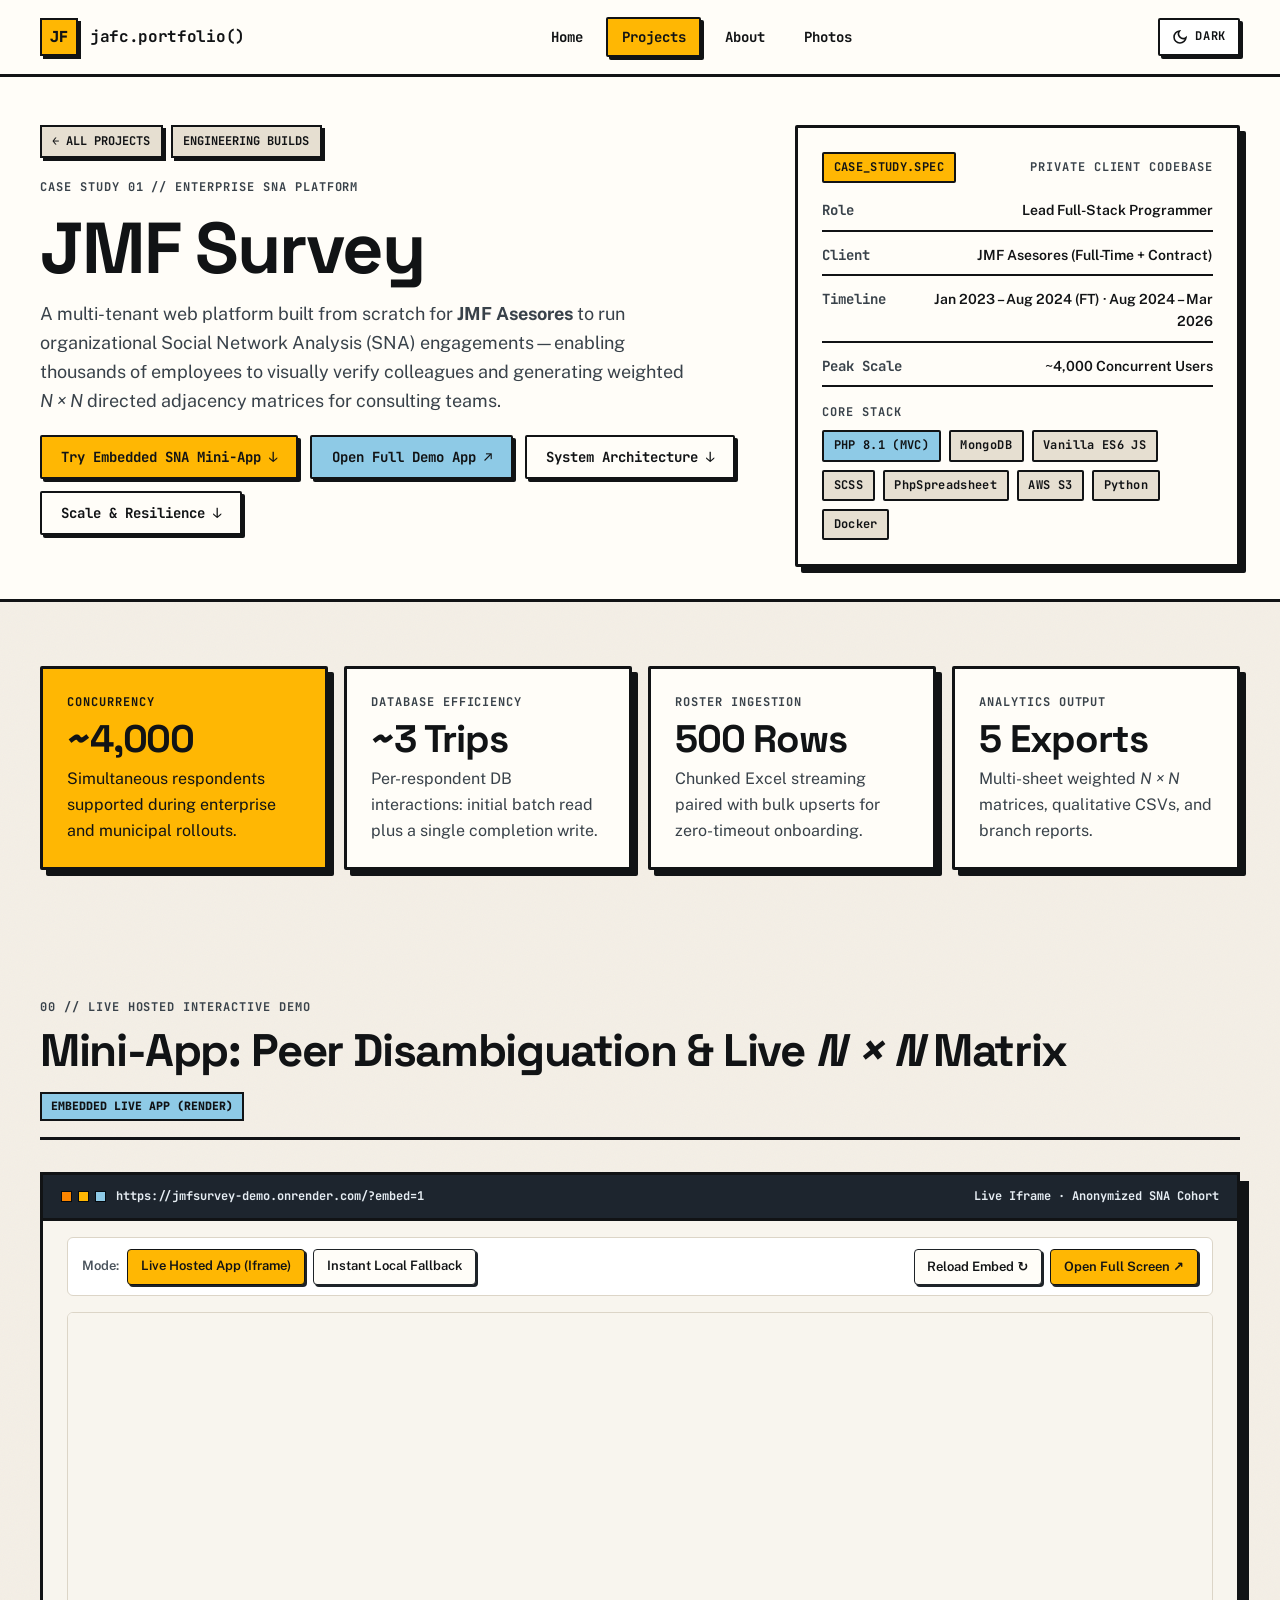
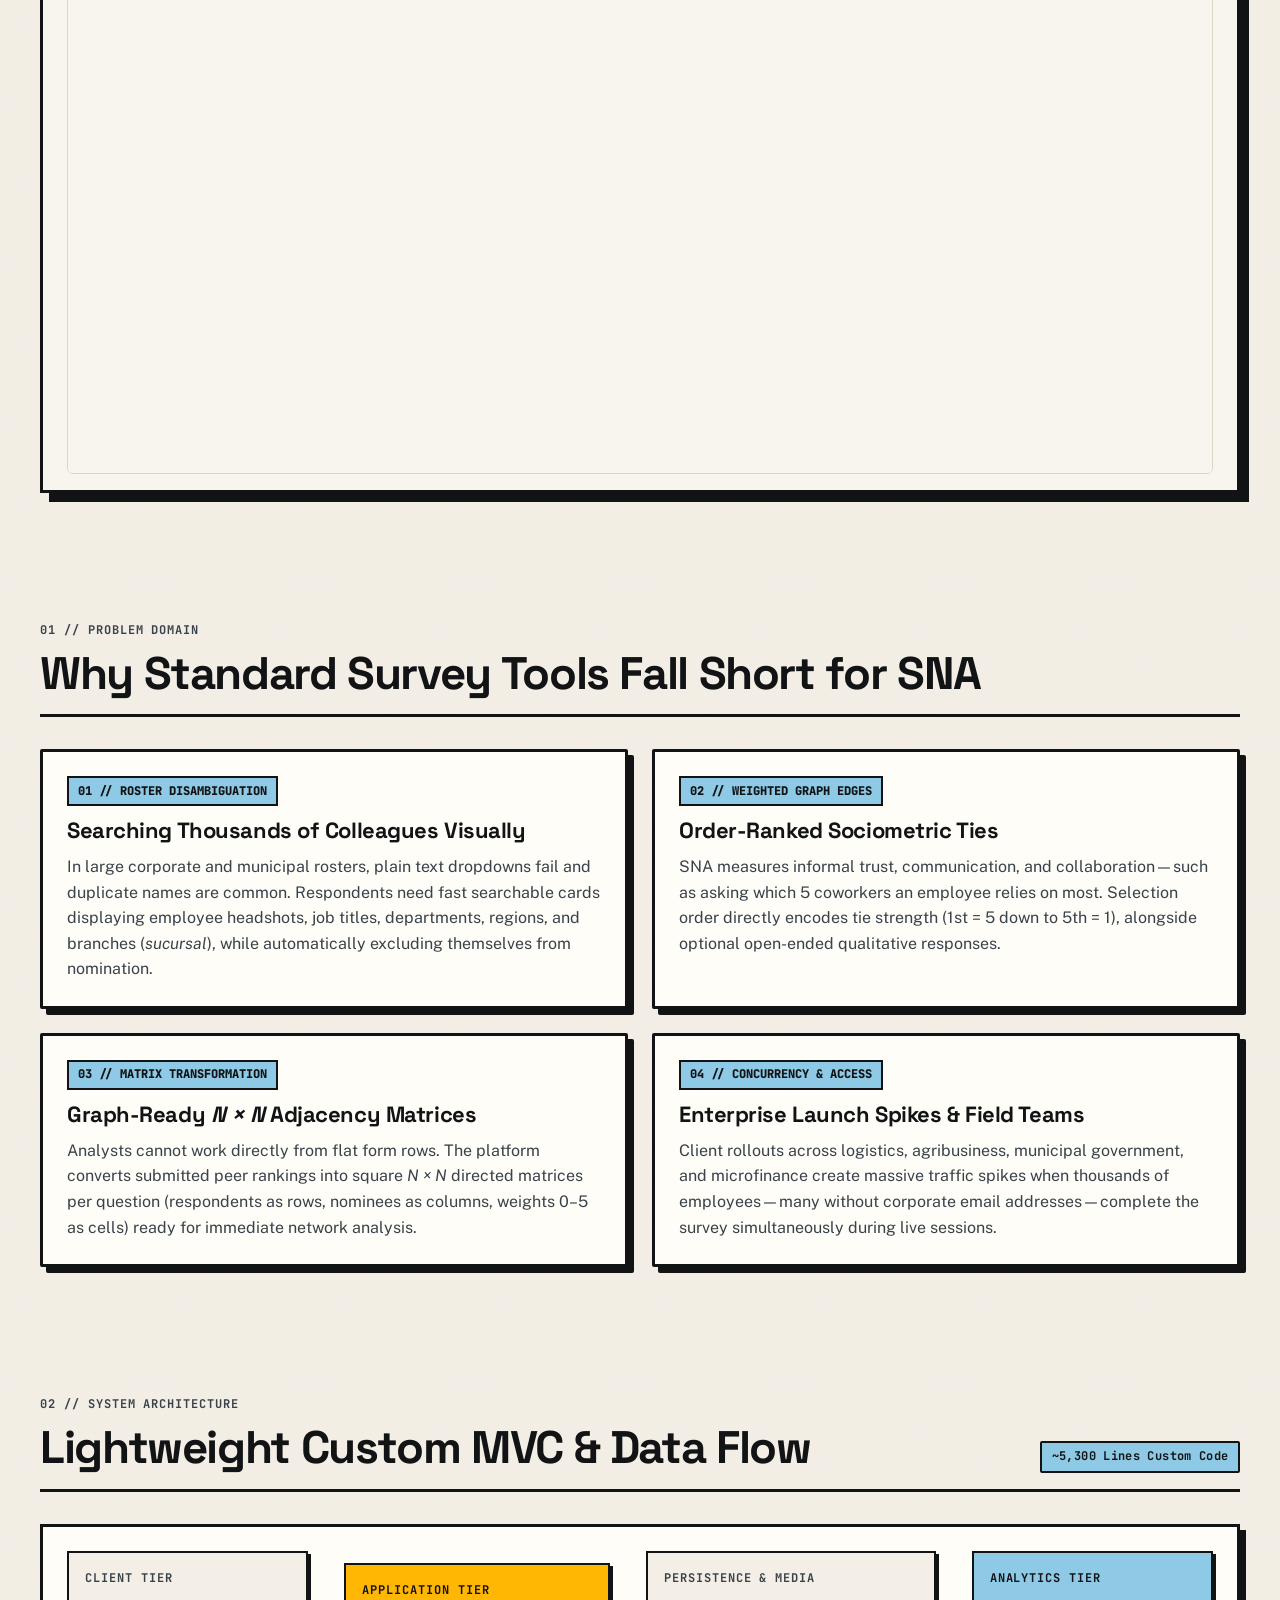
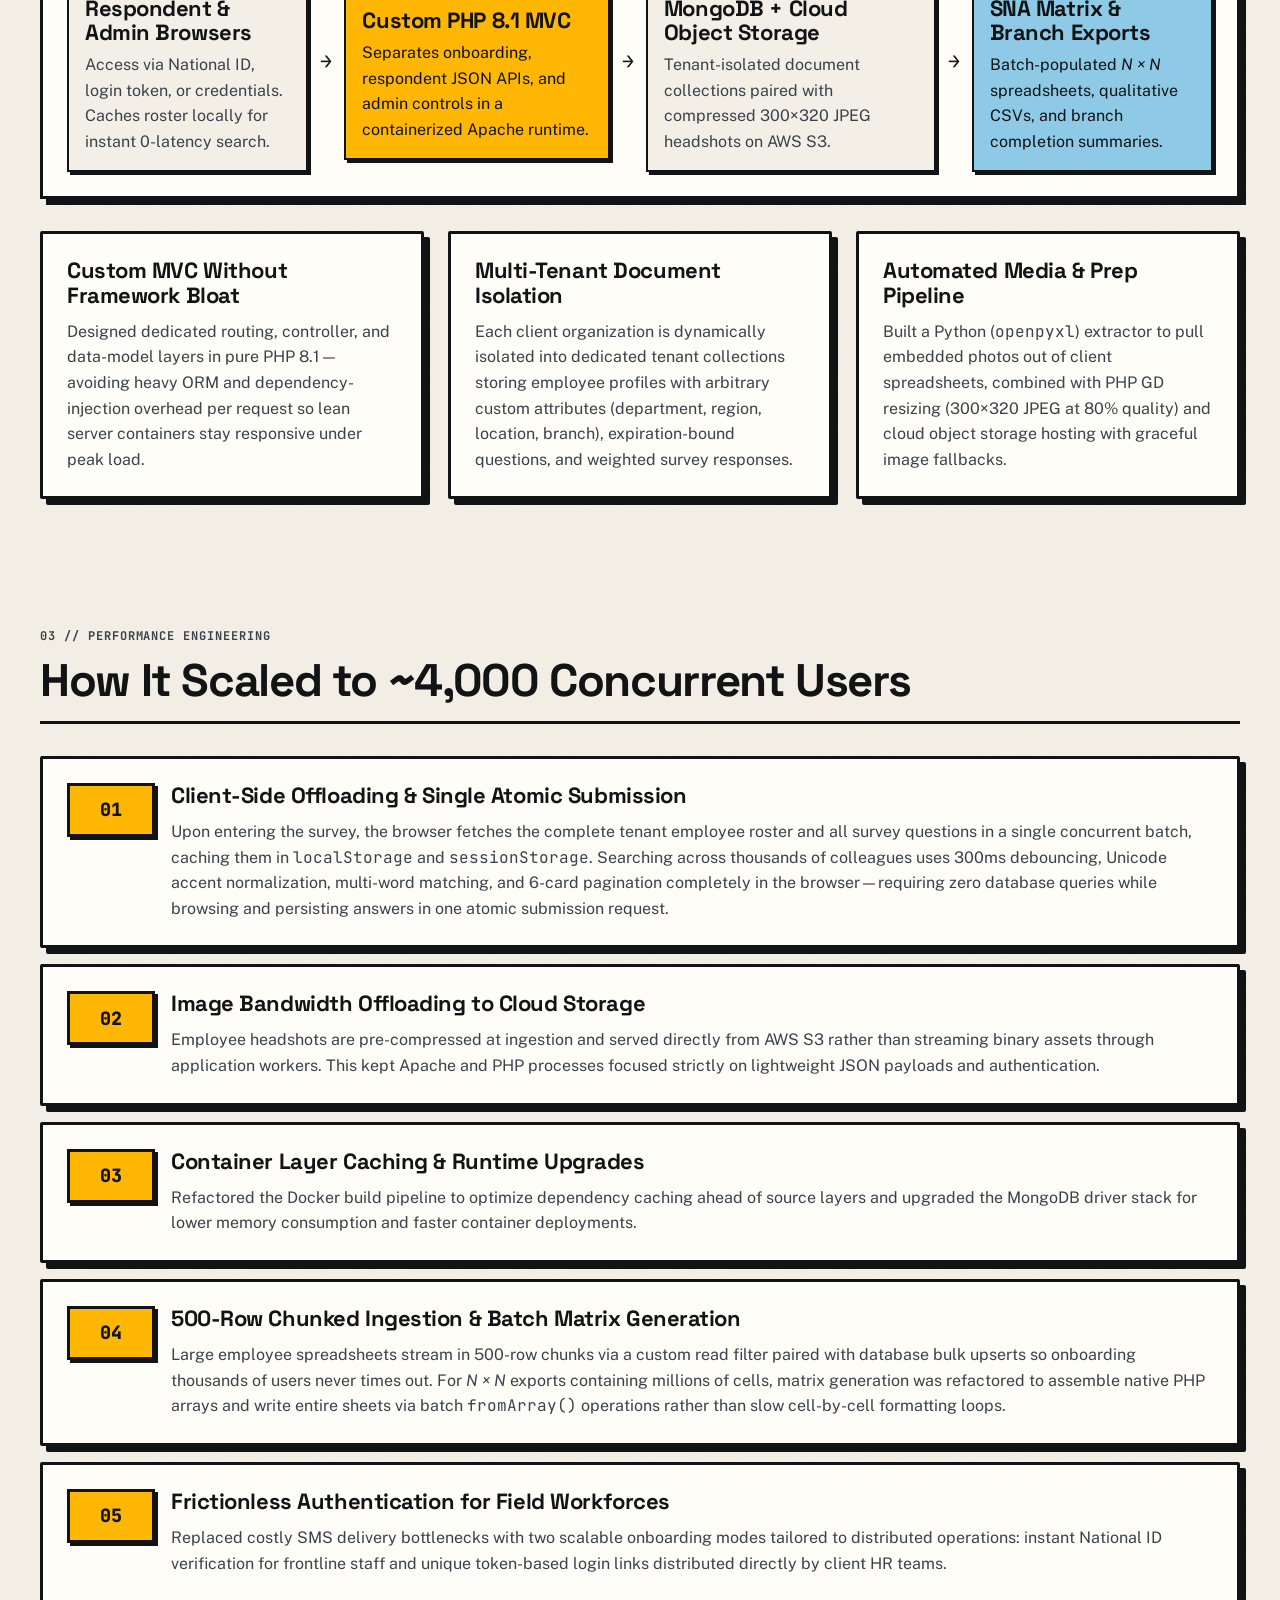
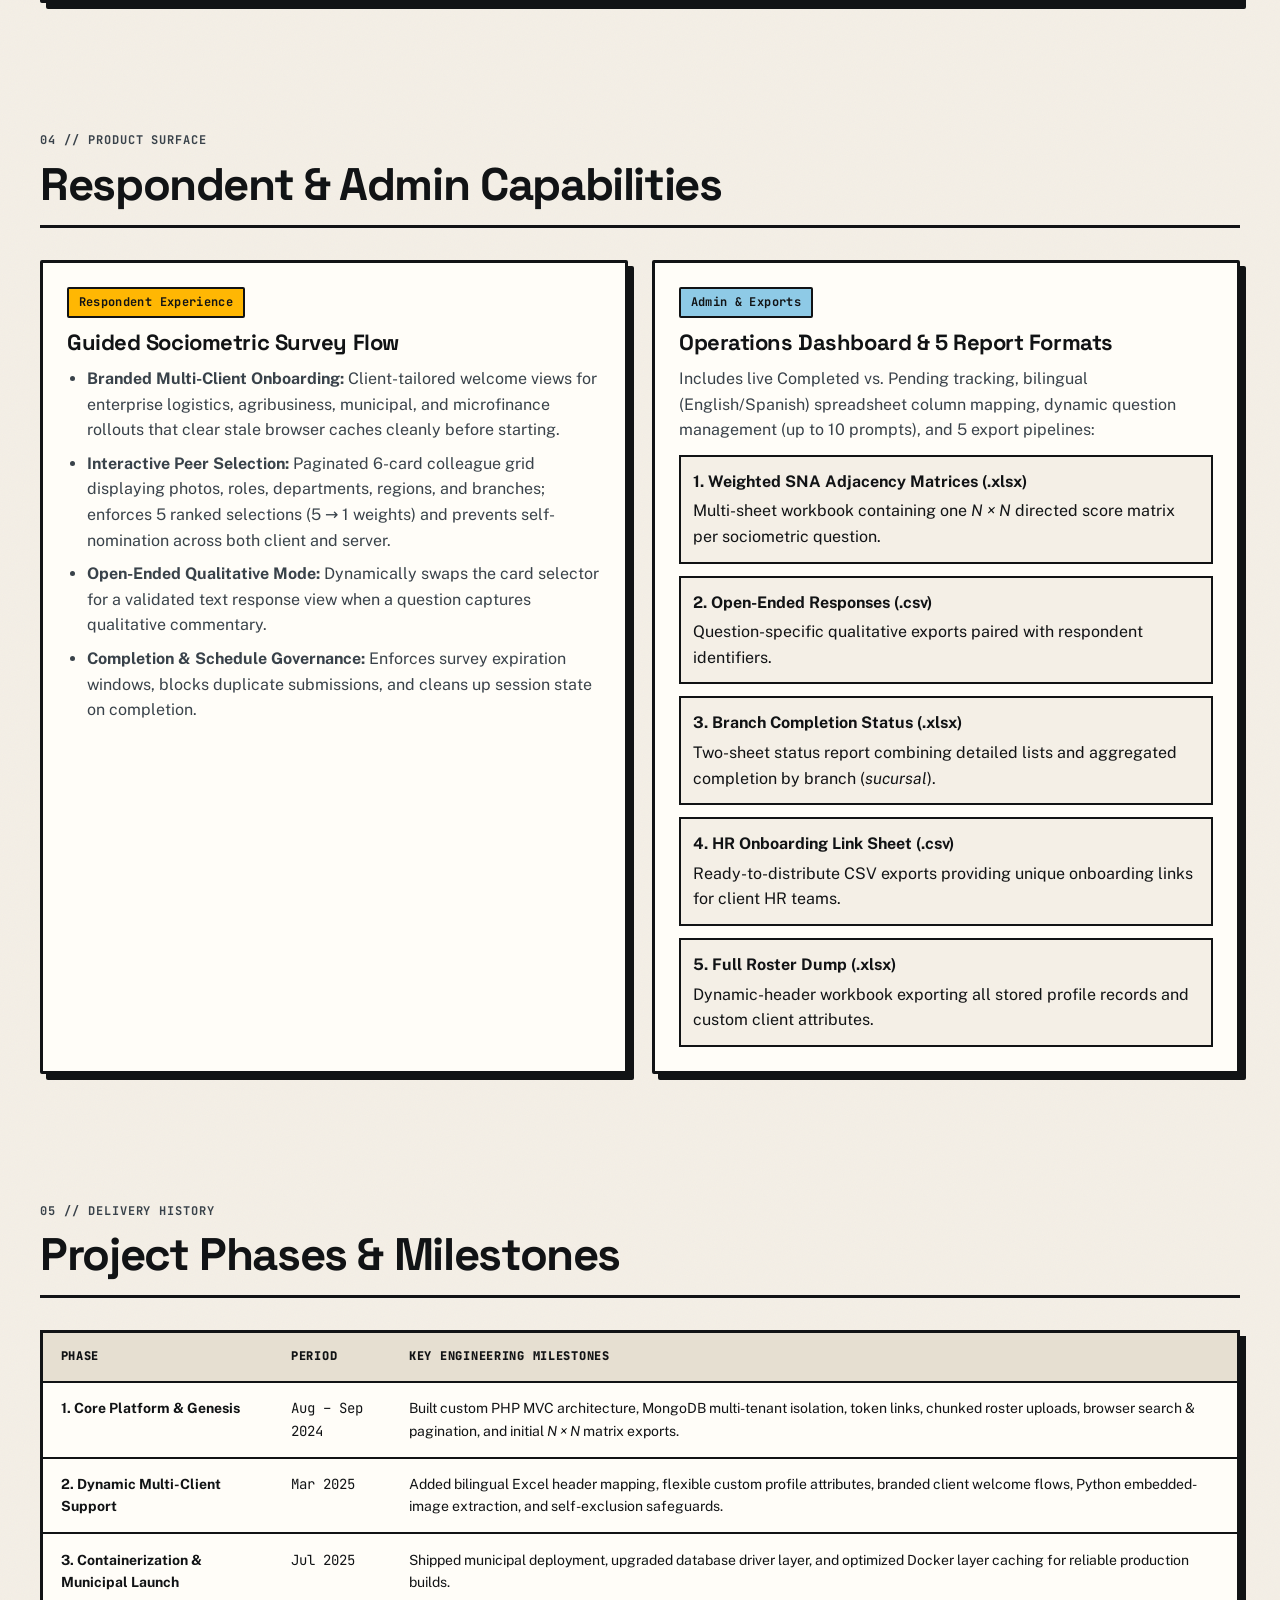
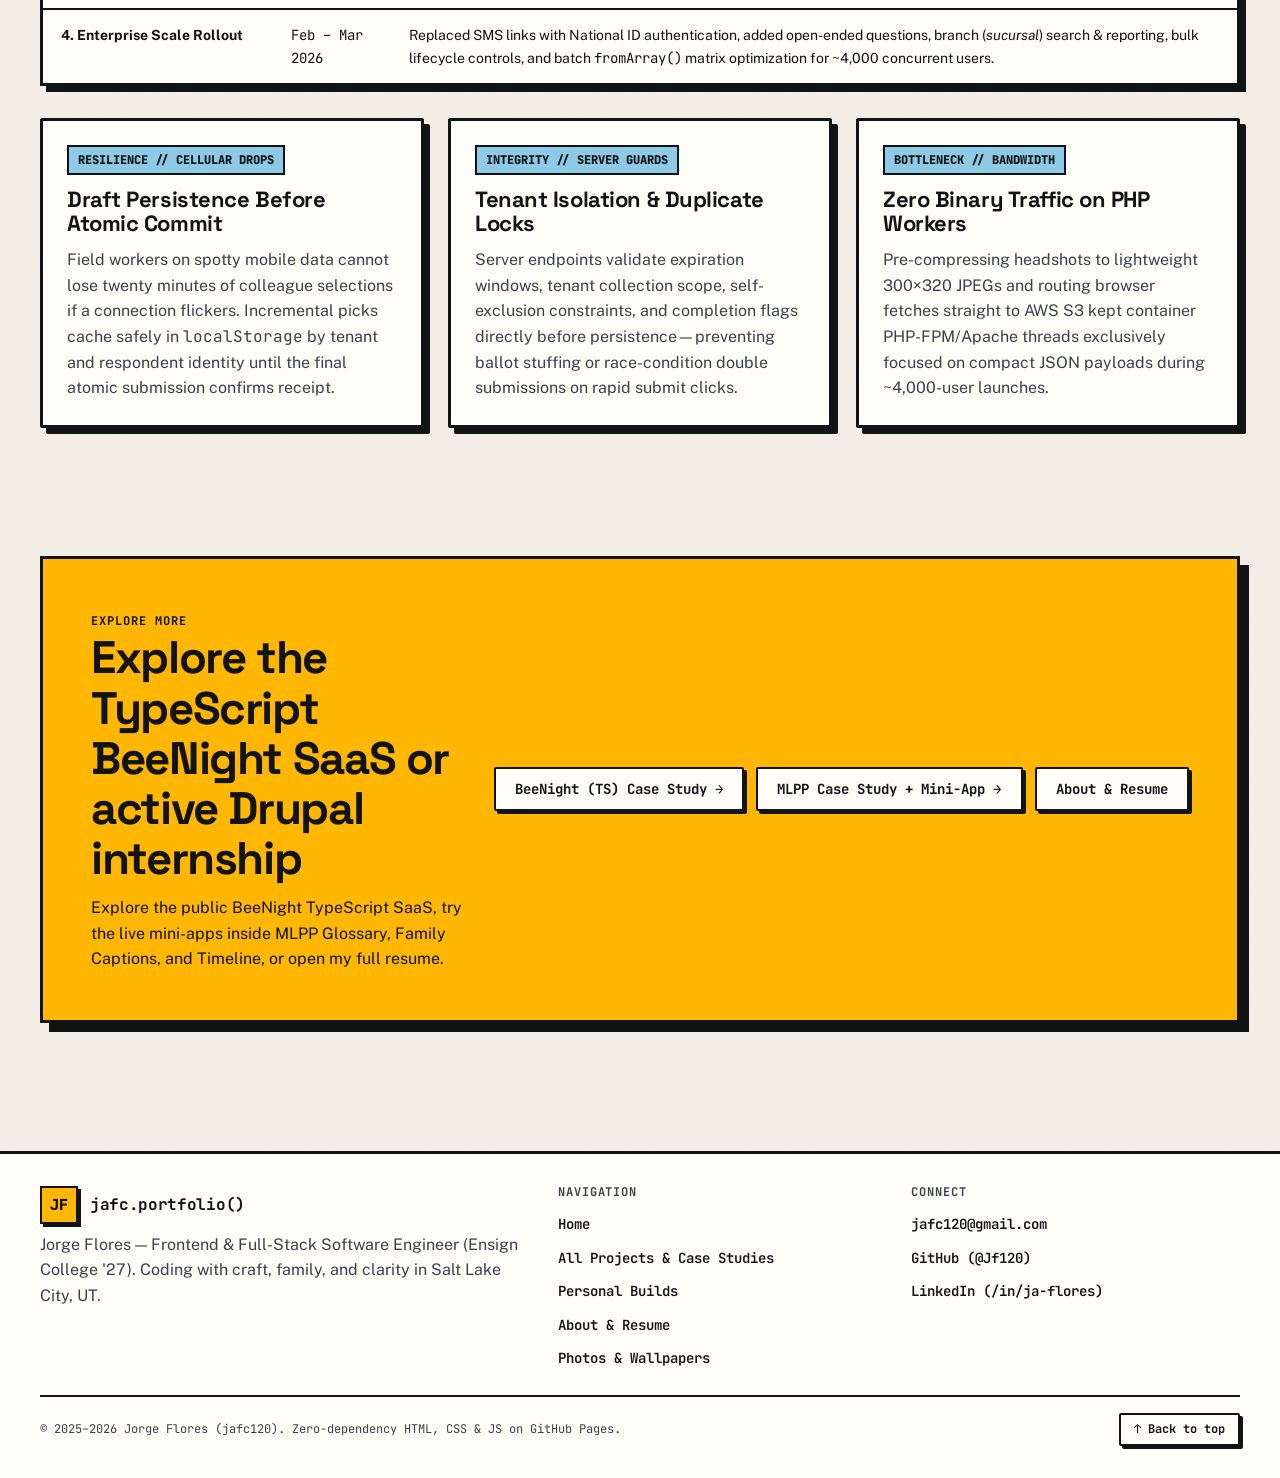
<file: jmf-survey.html>
<!DOCTYPE html>
<html lang="en" id="top">
<head>
  <meta charset="UTF-8">
  <meta name="viewport" content="width=device-width, initial-scale=1.0">
  <meta name="description" content="Engineering case study for JMF Survey — a multi-tenant Social Network Analysis (SNA) web platform built in PHP 8.1, MongoDB, and Vanilla JavaScript supporting ~4,000 concurrent users.">
  <meta name="keywords" content="JMF Asesores, JMF Survey, Social Network Analysis, SNA, PHP 8.1, MongoDB, Case Study, Jorge Flores">
  <title>JMF Survey Case Study | jafc.portfolio() — Jorge Flores</title>
  <link rel="icon" type="image/x-icon" href="./assets/pixeled_phone.ico">
  <link rel="preconnect" href="https://fonts.googleapis.com">
  <link rel="preconnect" href="https://fonts.gstatic.com" crossorigin>
  <link rel="stylesheet" href="https://fonts.googleapis.com/css2?family=JetBrains+Mono:wght@500;700;800&family=Public+Sans:wght@400;500;600;700&family=Space+Grotesk:wght@600;700&display=swap">
  <script src="./js/theme.js"></script>
  <link rel="stylesheet" href="./css/tokens.css">
  <link rel="stylesheet" href="./css/base.css">
  <link rel="stylesheet" href="./css/components.css">
  <link rel="stylesheet" href="./css/pages.css">
  <script defer src="./js/utils.js"></script>
  <script defer src="./js/components.js"></script>
  <script defer src="./js/mini-apps.js"></script>
</head>
<body>
  <a class="skip-link" href="#main-content">Skip to main content</a>
  <app-navbar></app-navbar>

  <main id="main-content">
    <section class="page-hero">
      <div class="container page-hero-grid">
        <div class="page-hero-copy">
          <div class="breadcrumb-row">
            <a class="breadcrumb-link" href="./projects.html">← All Projects</a>
            <a class="breadcrumb-link" href="./projects.html?category=engineering">Engineering Builds</a>
          </div>
          <span class="eyebrow">Case Study 01 // Enterprise SNA Platform</span>
          <h1>JMF Survey</h1>
          <p class="page-hero-lead">
            A multi-tenant web platform built from scratch for <strong>JMF Asesores</strong> to run
            organizational Social Network Analysis (SNA) engagements—enabling thousands of
            employees to visually verify colleagues and generating weighted <em>N × N</em> directed
            adjacency matrices for consulting teams.
          </p>
          <div class="hero-cta-group">
            <a class="btn btn-primary" href="#jmf-mini-app">Try Embedded SNA Mini-App ↓</a>
            <a class="btn btn-secondary" href="https://jmfsurvey-demo.onrender.com/" target="_blank" rel="noopener noreferrer">Open Full Demo App ↗</a>
            <a class="btn btn-surface" href="#architecture">System Architecture ↓</a>
            <a class="btn btn-surface" href="#scale">Scale &amp; Resilience ↓</a>
          </div>
        </div>

        <aside class="nb-card profile-facts-card" aria-label="Case study specifications">
          <div class="collection-preview-meta">
            <span class="nb-tag nb-tag--amber">CASE_STUDY.SPEC</span>
            <span class="eyebrow">Private Client Codebase</span>
          </div>

          <dl class="facts-list">
            <div class="facts-row">
              <dt>Role</dt>
              <dd>Lead Full-Stack Programmer</dd>
            </div>
            <div class="facts-row">
              <dt>Client</dt>
              <dd>JMF Asesores (Full-Time + Contract)</dd>
            </div>
            <div class="facts-row">
              <dt>Timeline</dt>
              <dd>Jan 2023 – Aug 2024 (FT) · Aug 2024 – Mar 2026</dd>
            </div>
            <div class="facts-row">
              <dt>Peak Scale</dt>
              <dd>~4,000 Concurrent Users</dd>
            </div>
          </dl>

          <div>
            <span class="eyebrow" style="display: block; margin-bottom: 0.5rem;">Core Stack</span>
            <ul class="tag-list">
              <li class="nb-tag nb-tag--sky">PHP 8.1 (MVC)</li>
              <li class="nb-tag">MongoDB</li>
              <li class="nb-tag">Vanilla ES6 JS</li>
              <li class="nb-tag">SCSS</li>
              <li class="nb-tag">PhpSpreadsheet</li>
              <li class="nb-tag">AWS S3</li>
              <li class="nb-tag">Python</li>
              <li class="nb-tag">Docker</li>
            </ul>
          </div>
        </aside>
      </div>
    </section>

    <section class="section" aria-label="Key production metrics">
      <div class="container">
        <div class="kpi-grid">
          <article class="nb-card nb-card--amber kpi-card">
            <span class="eyebrow" style="color: #111315;">Concurrency</span>
            <span class="kpi-value">~4,000</span>
            <p>Simultaneous respondents supported during enterprise and municipal rollouts.</p>
          </article>

          <article class="nb-card kpi-card">
            <span class="eyebrow">Database Efficiency</span>
            <span class="kpi-value">~3 Trips</span>
            <p>Per-respondent DB interactions: initial batch read plus a single completion write.</p>
          </article>

          <article class="nb-card kpi-card">
            <span class="eyebrow">Roster Ingestion</span>
            <span class="kpi-value">500 Rows</span>
            <p>Chunked Excel streaming paired with bulk upserts for zero-timeout onboarding.</p>
          </article>

          <article class="nb-card kpi-card">
            <span class="eyebrow">Analytics Output</span>
            <span class="kpi-value">5 Exports</span>
            <p>Multi-sheet weighted <em>N × N</em> matrices, qualitative CSVs, and branch reports.</p>
          </article>
        </div>
      </div>
    </section>

    <section class="section" id="jmf-mini-app" aria-labelledby="jmf-demo-heading">
      <div class="container">
        <div class="section-header">
          <div class="section-header-copy">
            <span class="eyebrow">00 // Live Hosted Interactive Demo</span>
            <h2 id="jmf-demo-heading">Mini-App: Peer Disambiguation &amp; Live <em>N × N</em> Matrix</h2>
          </div>
          <span class="demo-badge">Embedded Live App (Render)</span>
        </div>

        <div class="sandbox-shell" role="region" aria-label="Interactive JMF Survey sociometric selector and matrix exporter">
          <div class="sandbox-bar">
            <div class="sandbox-bar-title">
              <div class="window-dots" aria-hidden="true">
                <span class="window-dot window-dot--orange"></span>
                <span class="window-dot window-dot--amber"></span>
                <span class="window-dot window-dot--sky"></span>
              </div>
              <span id="jmf-sandbox-bar-label">https://jmfsurvey-demo.onrender.com/?embed=1</span>
            </div>
            <span id="jmf-embed-status">Live Iframe · Anonymized SNA Cohort</span>
          </div>

          <div class="sandbox-body">
            <div class="sandbox-toolbar">
              <div class="sandbox-field-group" role="group" aria-label="Demo execution mode">
                <span class="sandbox-label">Mode:</span>
                <button type="button" class="filter-btn is-active" data-jmf-mode="iframe">
                  Live Hosted App (Iframe)
                </button>
                <button type="button" class="filter-btn" data-jmf-mode="local">
                  Instant Local Fallback
                </button>
              </div>

              <div class="sandbox-field-group">
                <button type="button" class="btn btn-sm btn-surface" id="jmf-reload-iframe-btn">
                  Reload Embed ↻
                </button>
                <a
                  class="btn btn-sm btn-primary"
                  href="https://jmfsurvey-demo.onrender.com/"
                  target="_blank"
                  rel="noopener noreferrer"
                >
                  Open Full Screen ↗
                </a>
              </div>
            </div>

            <div class="sandbox-iframe-wrap" id="jmf-iframe-container">
              <iframe
                id="jmf-embed-iframe"
                class="sandbox-iframe"
                src="https://jmfsurvey-demo.onrender.com/?embed=1"
                title="JMF Survey Interactive SNA Mini-App"
                loading="lazy"
                allow="clipboard-write"
              ></iframe>
            </div>

            <div id="jmf-local-fallback" hidden>
              <div class="sandbox-toolbar" style="margin-bottom: var(--space-4);">
                <div class="sandbox-field-group">
                  <label class="sandbox-label" for="jmf-respondent-select">Respond As:</label>
                  <select id="jmf-respondent-select" class="sandbox-select"></select>
                </div>

                <div class="sandbox-field-group">
                  <label class="sandbox-label" for="jmf-roster-search">Filter Roster:</label>
                  <input
                    type="search"
                    id="jmf-roster-search"
                    class="sandbox-input"
                    placeholder="Name, dept, or branch..."
                  >
                </div>

                <div class="sandbox-field-group">
                  <button type="button" class="btn btn-sm btn-surface" id="jmf-reset-btn">
                    Clear Picks
                  </button>
                  <button type="button" class="btn btn-sm btn-primary" id="jmf-export-csv-btn">
                    Export Sample .CSV ↓
                  </button>
                </div>
              </div>

              <div class="sandbox-split">
                <div class="sandbox-pane">
                  <span class="eyebrow">1. Respondent Peer Selector (Self-Exclusion Enforced)</span>
                  <p style="font-size: var(--text-sm);">
                    Click colleagues below in rank order to model ties. Accent-insensitive filtering runs
                    100% client-side with zero network round trips.
                  </p>
                  <div class="roster-grid" id="jmf-roster-grid"></div>
                  <div class="tag-list" id="jmf-selection-chips" aria-live="polite"></div>
                </div>

                <div class="sandbox-pane">
                  <span class="eyebrow">2. Real-Time Weighted <em>N × N</em> Directed Adjacency Matrix</span>
                  <p style="font-size: var(--text-sm);">
                    Your active respondent row highlights in blue. Click <strong>Export Sample .CSV</strong>
                    to generate a formatted network matrix file straight from browser memory.
                  </p>
                  <div class="case-table-wrap" id="jmf-matrix-wrap"></div>
                </div>
              </div>
            </div>
          </div>
        </div>
      </div>
    </section>

    <section class="section" aria-labelledby="challenge-heading">
      <div class="container">
        <div class="section-header">
          <div class="section-header-copy">
            <span class="eyebrow">01 // Problem Domain</span>
            <h2 id="challenge-heading">Why Standard Survey Tools Fall Short for SNA</h2>
          </div>
        </div>

        <div class="case-grid-2">
          <article class="nb-card pillar-card">
            <span class="pillar-index">01 // ROSTER DISAMBIGUATION</span>
            <h3>Searching Thousands of Colleagues Visually</h3>
            <p>
              In large corporate and municipal rosters, plain text dropdowns fail and duplicate names
              are common. Respondents need fast searchable cards displaying employee headshots, job
              titles, departments, regions, and branches (<em>sucursal</em>), while automatically
              excluding themselves from nomination.
            </p>
          </article>

          <article class="nb-card pillar-card">
            <span class="pillar-index">02 // WEIGHTED GRAPH EDGES</span>
            <h3>Order-Ranked Sociometric Ties</h3>
            <p>
              SNA measures informal trust, communication, and collaboration—such as asking which 5
              coworkers an employee relies on most. Selection order directly encodes tie strength
              (1st = 5 down to 5th = 1), alongside optional open-ended qualitative responses.
            </p>
          </article>

          <article class="nb-card pillar-card">
            <span class="pillar-index">03 // MATRIX TRANSFORMATION</span>
            <h3>Graph-Ready <em>N × N</em> Adjacency Matrices</h3>
            <p>
              Analysts cannot work directly from flat form rows. The platform converts submitted peer
              rankings into square <em>N × N</em> directed matrices per question (respondents as rows,
              nominees as columns, weights 0–5 as cells) ready for immediate network analysis.
            </p>
          </article>

          <article class="nb-card pillar-card">
            <span class="pillar-index">04 // CONCURRENCY &amp; ACCESS</span>
            <h3>Enterprise Launch Spikes &amp; Field Teams</h3>
            <p>
              Client rollouts across logistics, agribusiness, municipal government, and microfinance
              create massive traffic spikes when thousands of employees—many without corporate email
              addresses—complete the survey simultaneously during live sessions.
            </p>
          </article>
        </div>
      </div>
    </section>

    <section class="section" id="architecture" aria-labelledby="architecture-heading">
      <div class="container">
        <div class="section-header">
          <div class="section-header-copy">
            <span class="eyebrow">02 // System Architecture</span>
            <h2 id="architecture-heading">Lightweight Custom MVC &amp; Data Flow</h2>
          </div>
          <span class="nb-tag nb-tag--sky">~5,300 Lines Custom Code</span>
        </div>

        <div class="arch-diagram-frame" role="region" aria-label="High-level system architecture flow">
          <div class="arch-flow">
            <div class="arch-node">
              <span class="eyebrow">Client Tier</span>
              <h3>Respondent &amp; Admin Browsers</h3>
              <p>Access via National ID, login token, or credentials. Caches roster locally for instant 0-latency search.</p>
            </div>

            <div class="arch-arrow" aria-hidden="true">→</div>

            <div class="arch-node arch-node--accent">
              <span class="eyebrow" style="color: #111315;">Application Tier</span>
              <h3>Custom PHP 8.1 MVC</h3>
              <p>Separates onboarding, respondent JSON APIs, and admin controls in a containerized Apache runtime.</p>
            </div>

            <div class="arch-arrow" aria-hidden="true">→</div>

            <div class="arch-node">
              <span class="eyebrow">Persistence &amp; Media</span>
              <h3>MongoDB + Cloud Object Storage</h3>
              <p>Tenant-isolated document collections paired with compressed 300×320 JPEG headshots on AWS S3.</p>
            </div>

            <div class="arch-arrow" aria-hidden="true">→</div>

            <div class="arch-node arch-node--sky">
              <span class="eyebrow" style="color: #111315;">Analytics Tier</span>
              <h3>SNA Matrix &amp; Branch Exports</h3>
              <p>Batch-populated <em>N × N</em> spreadsheets, qualitative CSVs, and branch completion summaries.</p>
            </div>
          </div>
        </div>

        <div class="case-grid-3">
          <article class="nb-card pillar-card">
            <h3>Custom MVC Without Framework Bloat</h3>
            <p>
              Designed dedicated routing, controller, and data-model layers in pure PHP 8.1—avoiding
              heavy ORM and dependency-injection overhead per request so lean server containers stay
              responsive under peak load.
            </p>
          </article>

          <article class="nb-card pillar-card">
            <h3>Multi-Tenant Document Isolation</h3>
            <p>
              Each client organization is dynamically isolated into dedicated tenant collections
              storing employee profiles with arbitrary custom attributes (department, region,
              location, branch), expiration-bound questions, and weighted survey responses.
            </p>
          </article>

          <article class="nb-card pillar-card">
            <h3>Automated Media &amp; Prep Pipeline</h3>
            <p>
              Built a Python (<code>openpyxl</code>) extractor to pull embedded photos out of client
              spreadsheets, combined with PHP GD resizing (300×320 JPEG at 80% quality) and cloud
              object storage hosting with graceful image fallbacks.
            </p>
          </article>
        </div>
      </div>
    </section>

    <section class="section" id="scale" aria-labelledby="scale-heading">
      <div class="container">
        <div class="section-header">
          <div class="section-header-copy">
            <span class="eyebrow">03 // Performance Engineering</span>
            <h2 id="scale-heading">How It Scaled to ~4,000 Concurrent Users</h2>
          </div>
        </div>

        <div class="scale-list">
          <article class="nb-card scale-step">
            <div class="scale-step-num" aria-hidden="true">01</div>
            <div class="timeline-content">
              <h3>Client-Side Offloading &amp; Single Atomic Submission</h3>
              <p>
                Upon entering the survey, the browser fetches the complete tenant employee roster and
                all survey questions in a single concurrent batch, caching them in
                <code>localStorage</code> and <code>sessionStorage</code>. Searching across thousands
                of colleagues uses 300ms debouncing, Unicode accent normalization, multi-word matching,
                and 6-card pagination completely in the browser—requiring zero database queries while
                browsing and persisting answers in one atomic submission request.
              </p>
            </div>
          </article>

          <article class="nb-card scale-step">
            <div class="scale-step-num" aria-hidden="true">02</div>
            <div class="timeline-content">
              <h3>Image Bandwidth Offloading to Cloud Storage</h3>
              <p>
                Employee headshots are pre-compressed at ingestion and served directly from AWS S3
                rather than streaming binary assets through application workers. This kept Apache and
                PHP processes focused strictly on lightweight JSON payloads and authentication.
              </p>
            </div>
          </article>

          <article class="nb-card scale-step">
            <div class="scale-step-num" aria-hidden="true">03</div>
            <div class="timeline-content">
              <h3>Container Layer Caching &amp; Runtime Upgrades</h3>
              <p>
                Refactored the Docker build pipeline to optimize dependency caching ahead of source
                layers and upgraded the MongoDB driver stack for lower memory consumption and faster
                container deployments.
              </p>
            </div>
          </article>

          <article class="nb-card scale-step">
            <div class="scale-step-num" aria-hidden="true">04</div>
            <div class="timeline-content">
              <h3>500-Row Chunked Ingestion &amp; Batch Matrix Generation</h3>
              <p>
                Large employee spreadsheets stream in 500-row chunks via a custom read filter paired
                with database bulk upserts so onboarding thousands of users never times out. For
                <em>N × N</em> exports containing millions of cells, matrix generation was refactored
                to assemble native PHP arrays and write entire sheets via batch
                <code>fromArray()</code> operations rather than slow cell-by-cell formatting loops.
              </p>
            </div>
          </article>

          <article class="nb-card scale-step">
            <div class="scale-step-num" aria-hidden="true">05</div>
            <div class="timeline-content">
              <h3>Frictionless Authentication for Field Workforces</h3>
              <p>
                Replaced costly SMS delivery bottlenecks with two scalable onboarding modes tailored to
                distributed operations: instant National ID verification for frontline staff and unique
                token-based login links distributed directly by client HR teams.
              </p>
            </div>
          </article>
        </div>
      </div>
    </section>

    <section class="section" aria-labelledby="capabilities-heading">
      <div class="container">
        <div class="section-header">
          <div class="section-header-copy">
            <span class="eyebrow">04 // Product Surface</span>
            <h2 id="capabilities-heading">Respondent &amp; Admin Capabilities</h2>
          </div>
        </div>

        <div class="case-grid-2">
          <article class="nb-card pillar-card">
            <span class="nb-tag nb-tag--amber" style="width: fit-content;">Respondent Experience</span>
            <h3>Guided Sociometric Survey Flow</h3>
            <ul class="timeline-bullets">
              <li><strong>Branded Multi-Client Onboarding:</strong> Client-tailored welcome views for enterprise logistics, agribusiness, municipal, and microfinance rollouts that clear stale browser caches cleanly before starting.</li>
              <li><strong>Interactive Peer Selection:</strong> Paginated 6-card colleague grid displaying photos, roles, departments, regions, and branches; enforces 5 ranked selections (5 → 1 weights) and prevents self-nomination across both client and server.</li>
              <li><strong>Open-Ended Qualitative Mode:</strong> Dynamically swaps the card selector for a validated text response view when a question captures qualitative commentary.</li>
              <li><strong>Completion &amp; Schedule Governance:</strong> Enforces survey expiration windows, blocks duplicate submissions, and cleans up session state on completion.</li>
            </ul>
          </article>

          <article class="nb-card pillar-card">
            <span class="nb-tag nb-tag--sky" style="width: fit-content;">Admin &amp; Exports</span>
            <h3>Operations Dashboard &amp; 5 Report Formats</h3>
            <p>
              Includes live Completed vs. Pending tracking, bilingual (English/Spanish) spreadsheet
              column mapping, dynamic question management (up to 10 prompts), and 5 export pipelines:
            </p>
            <ul class="export-list">
              <li>
                <strong>1. Weighted SNA Adjacency Matrices (.xlsx)</strong>
                <span>Multi-sheet workbook containing one <em>N × N</em> directed score matrix per sociometric question.</span>
              </li>
              <li>
                <strong>2. Open-Ended Responses (.csv)</strong>
                <span>Question-specific qualitative exports paired with respondent identifiers.</span>
              </li>
              <li>
                <strong>3. Branch Completion Status (.xlsx)</strong>
                <span>Two-sheet status report combining detailed lists and aggregated completion by branch (<em>sucursal</em>).</span>
              </li>
              <li>
                <strong>4. HR Onboarding Link Sheet (.csv)</strong>
                <span>Ready-to-distribute CSV exports providing unique onboarding links for client HR teams.</span>
              </li>
              <li>
                <strong>5. Full Roster Dump (.xlsx)</strong>
                <span>Dynamic-header workbook exporting all stored profile records and custom client attributes.</span>
              </li>
            </ul>
          </article>
        </div>
      </div>
    </section>

    <section class="section" aria-labelledby="timeline-heading">
      <div class="container">
        <div class="section-header">
          <div class="section-header-copy">
            <span class="eyebrow">05 // Delivery History</span>
            <h2 id="timeline-heading">Project Phases &amp; Milestones</h2>
          </div>
        </div>

        <div class="case-table-wrap">
          <table class="case-table">
            <thead>
              <tr>
                <th>Phase</th>
                <th>Period</th>
                <th>Key Engineering Milestones</th>
              </tr>
            </thead>
            <tbody>
              <tr>
                <td><strong>1. Core Platform &amp; Genesis</strong></td>
                <td><code>Aug – Sep 2024</code></td>
                <td>Built custom PHP MVC architecture, MongoDB multi-tenant isolation, token links, chunked roster uploads, browser search &amp; pagination, and initial <em>N × N</em> matrix exports.</td>
              </tr>
              <tr>
                <td><strong>2. Dynamic Multi-Client Support</strong></td>
                <td><code>Mar 2025</code></td>
                <td>Added bilingual Excel header mapping, flexible custom profile attributes, branded client welcome flows, Python embedded-image extraction, and self-exclusion safeguards.</td>
              </tr>
              <tr>
                <td><strong>3. Containerization &amp; Municipal Launch</strong></td>
                <td><code>Jul 2025</code></td>
                <td>Shipped municipal deployment, upgraded database driver layer, and optimized Docker layer caching for reliable production builds.</td>
              </tr>
              <tr>
                <td><strong>4. Enterprise Scale Rollout</strong></td>
                <td><code>Feb – Mar 2026</code></td>
                <td>Replaced SMS links with National ID authentication, added open-ended questions, branch (<em>sucursal</em>) search &amp; reporting, bulk lifecycle controls, and batch <code>fromArray()</code> matrix optimization for ~4,000 concurrent users.</td>
              </tr>
            </tbody>
          </table>
        </div>

        <div class="case-grid-3" style="margin-top: var(--space-6);">
          <article class="nb-card pillar-card">
            <span class="pillar-index">RESILIENCE // CELLULAR DROPS</span>
            <h3>Draft Persistence Before Atomic Commit</h3>
            <p>
              Field workers on spotty mobile data cannot lose twenty minutes of colleague selections
              if a connection flickers. Incremental picks cache safely in <code>localStorage</code>
              by tenant and respondent identity until the final atomic submission confirms receipt.
            </p>
          </article>

          <article class="nb-card pillar-card">
            <span class="pillar-index">INTEGRITY // SERVER GUARDS</span>
            <h3>Tenant Isolation &amp; Duplicate Locks</h3>
            <p>
              Server endpoints validate expiration windows, tenant collection scope, self-exclusion
              constraints, and completion flags directly before persistence—preventing ballot
              stuffing or race-condition double submissions on rapid submit clicks.
            </p>
          </article>

          <article class="nb-card pillar-card">
            <span class="pillar-index">BOTTLENECK // BANDWIDTH</span>
            <h3>Zero Binary Traffic on PHP Workers</h3>
            <p>
              Pre-compressing headshots to lightweight 300×320 JPEGs and routing browser fetches
              straight to AWS S3 kept container PHP-FPM/Apache threads exclusively focused on compact
              JSON payloads during ~4,000-user launches.
            </p>
          </article>
        </div>
      </div>
    </section>

    <section class="section" aria-label="Case study navigation">
      <div class="container">
        <div class="cta-banner">
          <div>
            <span class="eyebrow" style="color: #111315;">Explore More</span>
            <h2>Explore the TypeScript BeeNight SaaS or active Drupal internship</h2>
            <p style="margin-top: 0.75rem;">
              Explore the public BeeNight TypeScript SaaS, try the live mini-apps inside MLPP Glossary, Family
              Captions, and Timeline, or open my full resume.
            </p>
          </div>
          <div class="cta-actions">
            <a class="btn btn-surface" href="./beenight.html">BeeNight (TS) Case Study →</a>
            <a class="btn btn-surface" href="./mlpp-glossary.html">MLPP Case Study + Mini-App →</a>
            <a class="btn btn-surface" href="./about.html">About &amp; Resume</a>
          </div>
        </div>
      </div>
    </section>
  </main>

  <app-footer></app-footer>
</body>
</html>
</file>
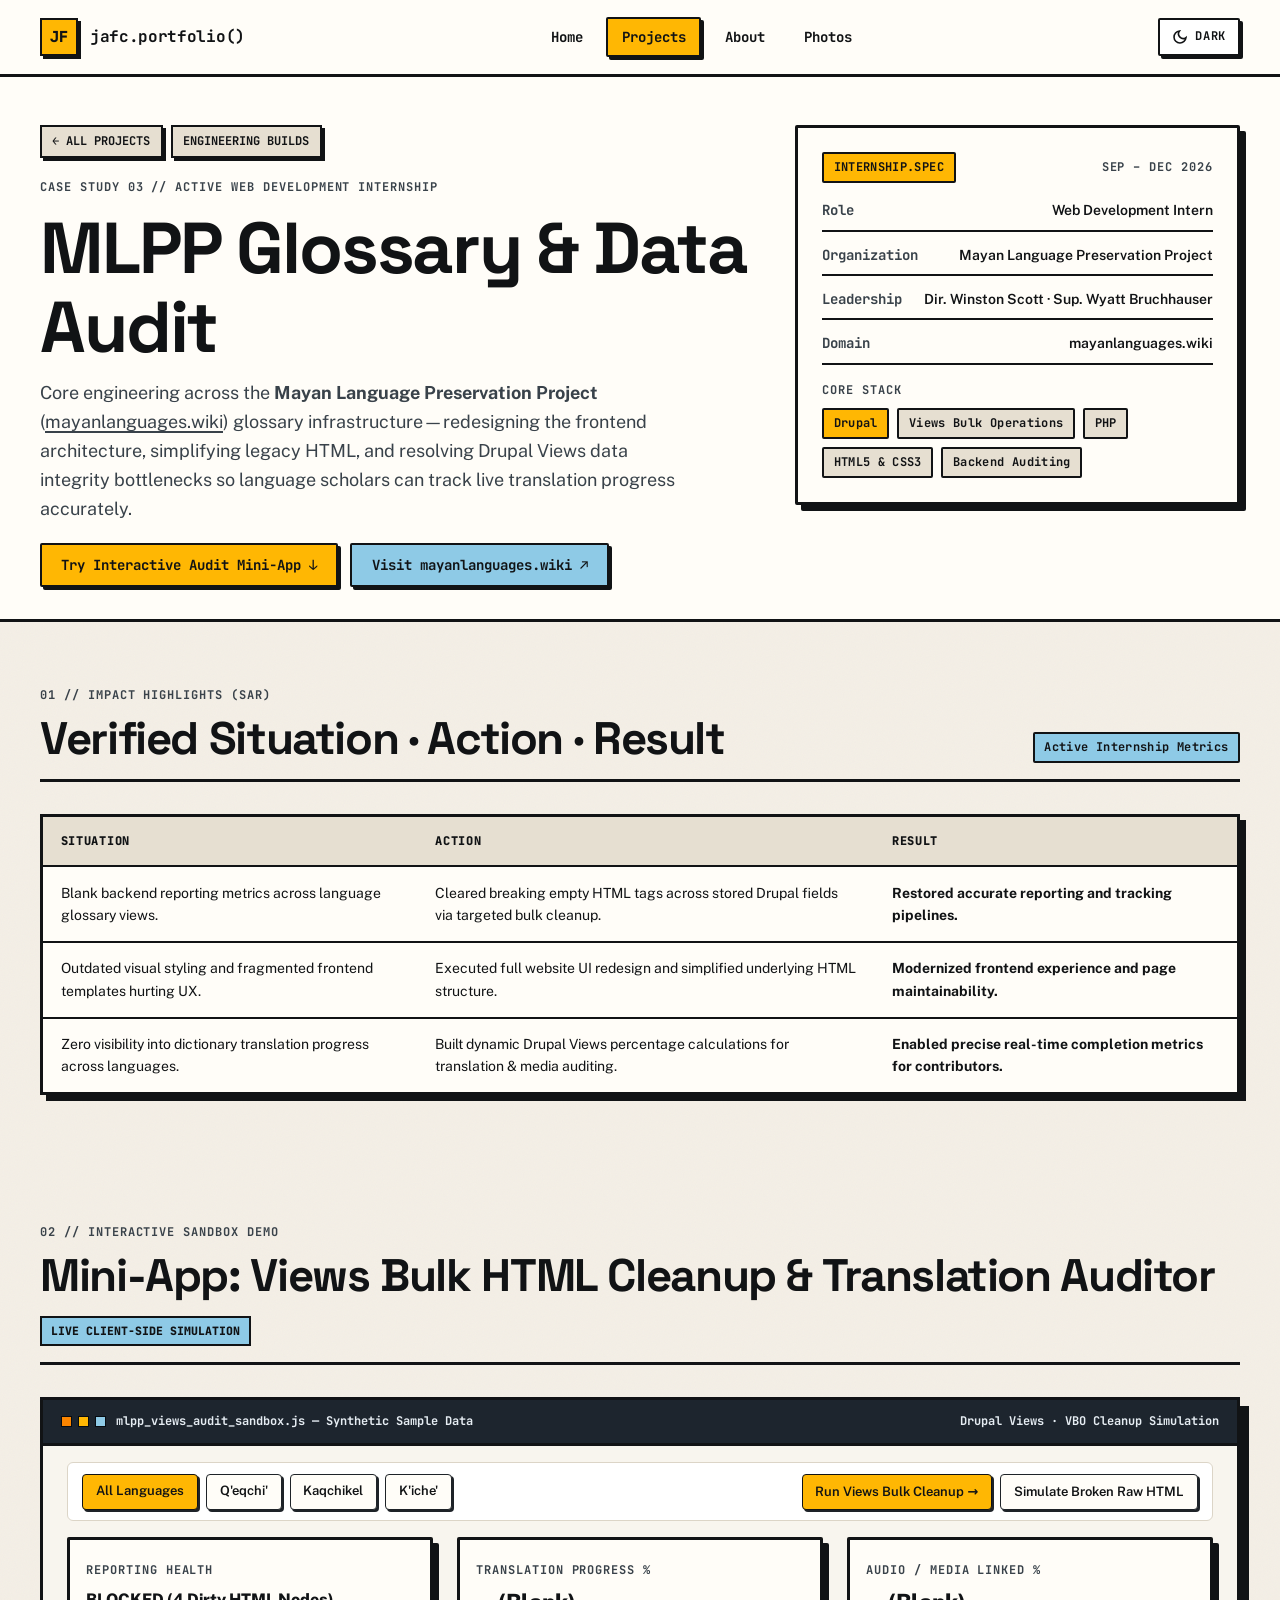
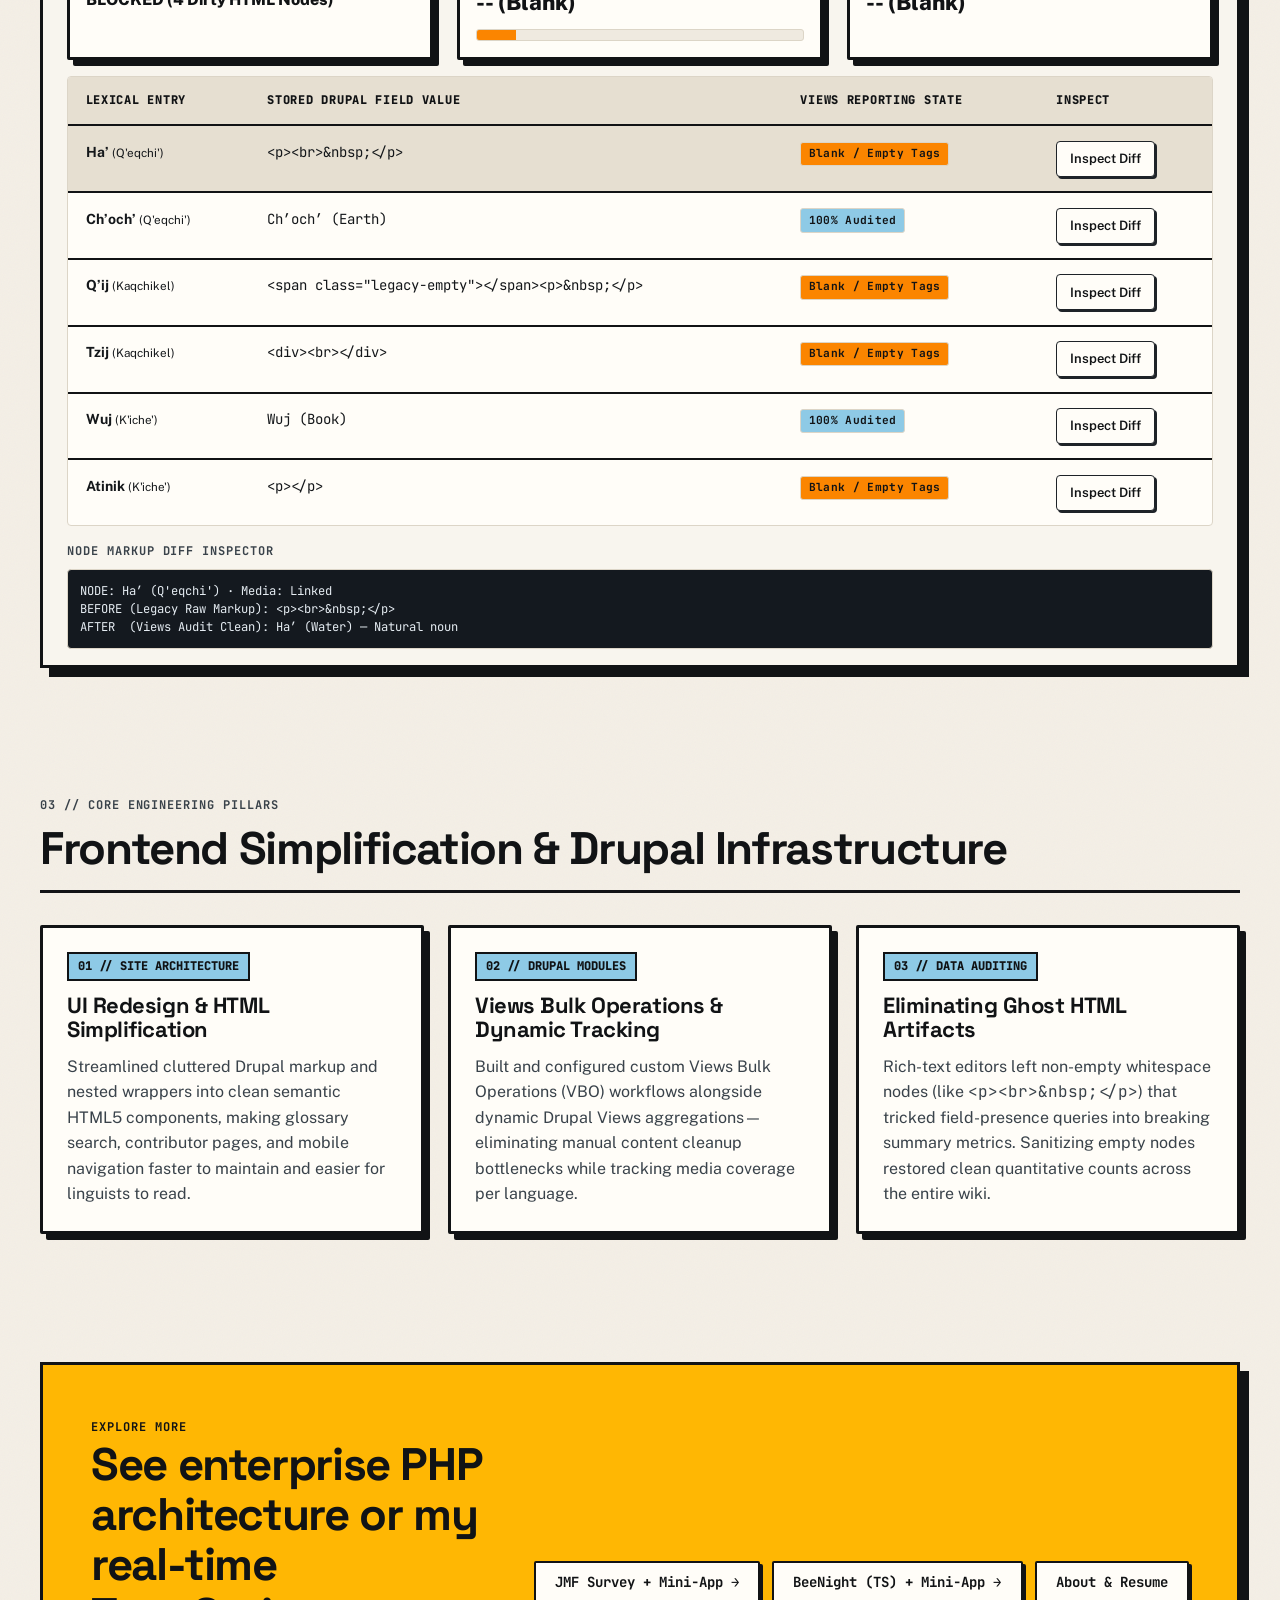
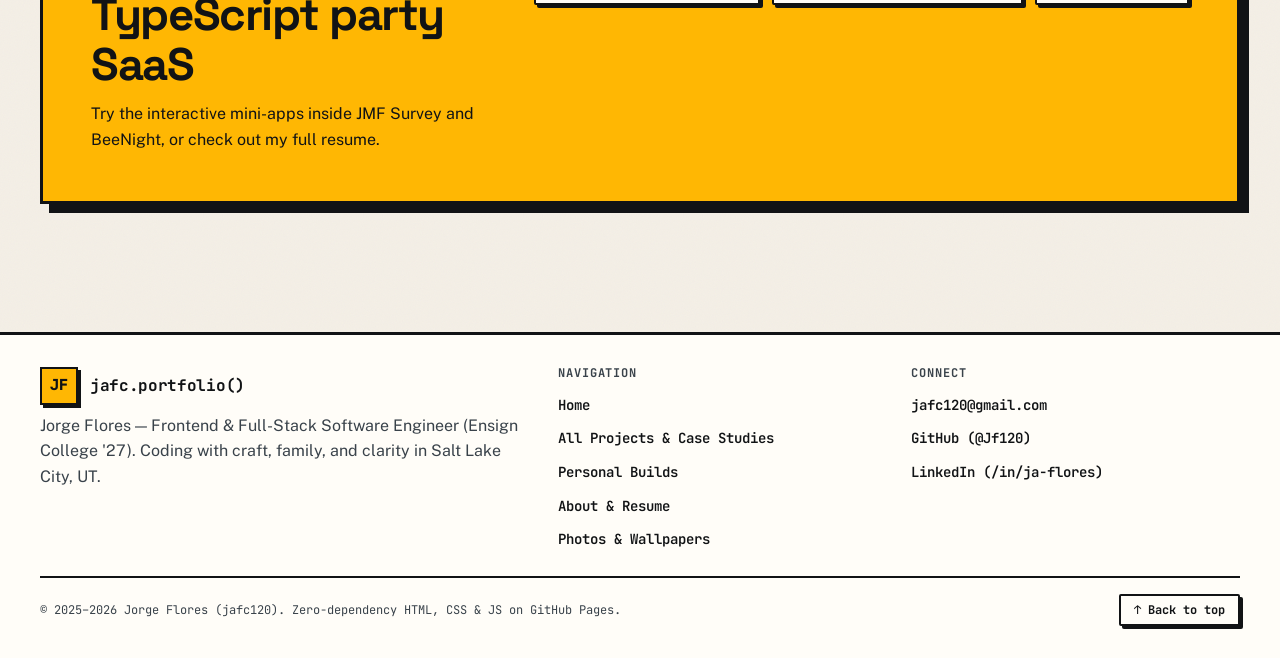
<file: mlpp-glossary.html>
<!DOCTYPE html>
<html lang="en" id="top">
<head>
  <meta charset="UTF-8">
  <meta name="viewport" content="width=device-width, initial-scale=1.0">
  <meta name="description" content="Engineering Case Study: MLPP (Mayan Language Preservation Project) — Web Development Internship on mayanlanguages.wiki featuring Drupal modules, Views Bulk Operations, frontend simplification, and an interactive Data Audit Mini-App.">
  <meta name="keywords" content="MLPP, Mayan Language Preservation Project, mayanlanguages.wiki, Drupal, Views Bulk Operations, PHP, Web Development Intern, Jorge Flores">
  <title>MLPP Glossary &amp; Audit Case Study | jafc.portfolio() — Jorge Flores</title>
  <link rel="icon" type="image/x-icon" href="./assets/pixeled_phone.ico">
  <link rel="preconnect" href="https://fonts.googleapis.com">
  <link rel="preconnect" href="https://fonts.gstatic.com" crossorigin>
  <link rel="stylesheet" href="https://fonts.googleapis.com/css2?family=JetBrains+Mono:wght@500;700;800&family=Public+Sans:wght@400;500;600;700&family=Space+Grotesk:wght@600;700&display=swap">
  <script src="./js/theme.js"></script>
  <link rel="stylesheet" href="./css/tokens.css">
  <link rel="stylesheet" href="./css/base.css">
  <link rel="stylesheet" href="./css/components.css">
  <link rel="stylesheet" href="./css/pages.css">
  <script defer src="./js/utils.js"></script>
  <script defer src="./js/components.js"></script>
  <script defer src="./js/mini-apps.js"></script>
</head>
<body>
  <a class="skip-link" href="#main-content">Skip to main content</a>
  <app-navbar></app-navbar>

  <main id="main-content">
    <section class="page-hero">
      <div class="container page-hero-grid">
        <div class="page-hero-copy">
          <div class="breadcrumb-row">
            <a class="breadcrumb-link" href="./projects.html">← All Projects</a>
            <a class="breadcrumb-link" href="./projects.html?category=engineering">Engineering Builds</a>
          </div>
          <span class="eyebrow">Case Study 03 // Active Web Development Internship</span>
          <h1>MLPP Glossary &amp; Data Audit</h1>
          <p class="page-hero-lead">
            Core engineering across the <strong>Mayan Language Preservation Project</strong>
            (<a href="https://mayanlanguages.wiki" target="_blank" rel="noopener noreferrer">mayanlanguages.wiki</a>)
            glossary infrastructure—redesigning the frontend architecture, simplifying legacy HTML,
            and resolving Drupal Views data integrity bottlenecks so language scholars can track live
            translation progress accurately.
          </p>
          <div class="hero-cta-group">
            <a class="btn btn-primary" href="#mlpp-mini-app">Try Interactive Audit Mini-App ↓</a>
            <a class="btn btn-secondary" href="https://mayanlanguages.wiki" target="_blank" rel="noopener noreferrer">
              Visit mayanlanguages.wiki ↗
            </a>
          </div>
        </div>

        <aside class="nb-card profile-facts-card" aria-label="MLPP internship specifications">
          <div class="collection-preview-meta">
            <span class="nb-tag nb-tag--amber">INTERNSHIP.SPEC</span>
            <span class="eyebrow">Sep – Dec 2026</span>
          </div>

          <dl class="facts-list">
            <div class="facts-row">
              <dt>Role</dt>
              <dd>Web Development Intern</dd>
            </div>
            <div class="facts-row">
              <dt>Organization</dt>
              <dd>Mayan Language Preservation Project</dd>
            </div>
            <div class="facts-row">
              <dt>Leadership</dt>
              <dd>Dir. Winston Scott · Sup. Wyatt Bruchhauser</dd>
            </div>
            <div class="facts-row">
              <dt>Domain</dt>
              <dd>mayanlanguages.wiki</dd>
            </div>
          </dl>

          <div>
            <span class="eyebrow" style="display: block; margin-bottom: 0.5rem;">Core Stack</span>
            <ul class="tag-list">
              <li class="nb-tag nb-tag--amber">Drupal</li>
              <li class="nb-tag">Views Bulk Operations</li>
              <li class="nb-tag">PHP</li>
              <li class="nb-tag">HTML5 &amp; CSS3</li>
              <li class="nb-tag">Backend Auditing</li>
            </ul>
          </div>
        </aside>
      </div>
    </section>

    <section class="section" aria-labelledby="sar-heading">
      <div class="container">
        <div class="section-header">
          <div class="section-header-copy">
            <span class="eyebrow">01 // Impact Highlights (SAR)</span>
            <h2 id="sar-heading">Verified Situation · Action · Result</h2>
          </div>
          <span class="nb-tag nb-tag--sky">Active Internship Metrics</span>
        </div>

        <div class="case-table-wrap">
          <table class="case-table">
            <thead>
              <tr>
                <th>Situation</th>
                <th>Action</th>
                <th>Result</th>
              </tr>
            </thead>
            <tbody>
              <tr>
                <td>Blank backend reporting metrics across language glossary views.</td>
                <td>Cleared breaking empty HTML tags across stored Drupal fields via targeted bulk cleanup.</td>
                <td><strong>Restored accurate reporting and tracking pipelines.</strong></td>
              </tr>
              <tr>
                <td>Outdated visual styling and fragmented frontend templates hurting UX.</td>
                <td>Executed full website UI redesign and simplified underlying HTML structure.</td>
                <td><strong>Modernized frontend experience and page maintainability.</strong></td>
              </tr>
              <tr>
                <td>Zero visibility into dictionary translation progress across languages.</td>
                <td>Built dynamic Drupal Views percentage calculations for translation &amp; media auditing.</td>
                <td><strong>Enabled precise real-time completion metrics for contributors.</strong></td>
              </tr>
            </tbody>
          </table>
        </div>
      </div>
    </section>

    <section class="section" id="mlpp-mini-app" aria-labelledby="mlpp-demo-heading">
      <div class="container">
        <div class="section-header">
          <div class="section-header-copy">
            <span class="eyebrow">02 // Interactive Sandbox Demo</span>
            <h2 id="mlpp-demo-heading">Mini-App: Views Bulk HTML Cleanup &amp; Translation Auditor</h2>
          </div>
          <span class="demo-badge">Live Client-Side Simulation</span>
        </div>

        <div class="sandbox-shell" role="region" aria-label="Interactive MLPP glossary audit simulator">
          <div class="sandbox-bar">
            <div class="sandbox-bar-title">
              <div class="window-dots" aria-hidden="true">
                <span class="window-dot window-dot--orange"></span>
                <span class="window-dot window-dot--amber"></span>
                <span class="window-dot window-dot--sky"></span>
              </div>
              <span>mlpp_views_audit_sandbox.js — Synthetic Sample Data</span>
            </div>
            <span>Drupal Views · VBO Cleanup Simulation</span>
          </div>

          <div class="sandbox-body">
            <div class="sandbox-toolbar">
              <div class="filter-pills" role="group" aria-label="Filter glossary entries by language">
                <button type="button" class="filter-btn is-active" data-mlpp-lang="all" aria-pressed="true">
                  All Languages
                </button>
                <button type="button" class="filter-btn" data-mlpp-lang="Q'eqchi'" aria-pressed="false">
                  Q'eqchi'
                </button>
                <button type="button" class="filter-btn" data-mlpp-lang="Kaqchikel" aria-pressed="false">
                  Kaqchikel
                </button>
                <button type="button" class="filter-btn" data-mlpp-lang="K'iche'" aria-pressed="false">
                  K'iche'
                </button>
              </div>

              <div class="sandbox-field-group">
                <button type="button" class="btn btn-sm btn-primary" id="mlpp-run-cleanup-btn">
                  Run Views Bulk Cleanup →
                </button>
                <button type="button" class="btn btn-sm btn-surface" id="mlpp-reset-dirty-btn">
                  Simulate Broken Raw HTML
                </button>
              </div>
            </div>

            <div class="case-grid-3">
              <div class="nb-card" style="padding: var(--space-4);">
                <span class="eyebrow">Reporting Health</span>
                <p id="mlpp-kpi-status" style="font-weight: 800; color: var(--ink-primary); margin-top: 0.35rem;">
                  Loading...
                </p>
              </div>
              <div class="nb-card" style="padding: var(--space-4);">
                <span class="eyebrow">Translation Progress %</span>
                <p id="mlpp-kpi-translation" style="font-size: 1.4rem; font-weight: 800; color: var(--ink-primary); margin-top: 0.25rem;">
                  --
                </p>
                <div class="progress-meter" style="margin-top: 0.45rem;">
                  <div class="progress-meter-fill" id="mlpp-translation-bar" style="width: 12%;"></div>
                </div>
              </div>
              <div class="nb-card" style="padding: var(--space-4);">
                <span class="eyebrow">Audio / Media Linked %</span>
                <p id="mlpp-kpi-media" style="font-size: 1.4rem; font-weight: 800; color: var(--ink-primary); margin-top: 0.25rem;">
                  --
                </p>
              </div>
            </div>

            <div class="case-table-wrap">
              <table class="case-table">
                <thead>
                  <tr>
                    <th>Lexical Entry</th>
                    <th>Stored Drupal Field Value</th>
                    <th>Views Reporting State</th>
                    <th>Inspect</th>
                  </tr>
                </thead>
                <tbody id="mlpp-audit-tbody"></tbody>
              </table>
            </div>

            <div>
              <span class="eyebrow" style="display: block; margin-bottom: 0.45rem;">Node Markup Diff Inspector</span>
              <pre class="sidecar-preview" id="mlpp-diff-inspector" aria-live="polite"></pre>
            </div>
          </div>
        </div>
      </div>
    </section>

    <section class="section" aria-labelledby="scope-heading">
      <div class="container">
        <div class="section-header">
          <div class="section-header-copy">
            <span class="eyebrow">03 // Core Engineering Pillars</span>
            <h2 id="scope-heading">Frontend Simplification &amp; Drupal Infrastructure</h2>
          </div>
        </div>

        <div class="case-grid-3">
          <article class="nb-card pillar-card">
            <span class="pillar-index">01 // SITE ARCHITECTURE</span>
            <h3>UI Redesign &amp; HTML Simplification</h3>
            <p>
              Streamlined cluttered Drupal markup and nested wrappers into clean semantic HTML5
              components, making glossary search, contributor pages, and mobile navigation faster to
              maintain and easier for linguists to read.
            </p>
          </article>

          <article class="nb-card pillar-card">
            <span class="pillar-index">02 // DRUPAL MODULES</span>
            <h3>Views Bulk Operations &amp; Dynamic Tracking</h3>
            <p>
              Built and configured custom Views Bulk Operations (VBO) workflows alongside dynamic
              Drupal Views aggregations—eliminating manual content cleanup bottlenecks while
              tracking media coverage per language.
            </p>
          </article>

          <article class="nb-card pillar-card">
            <span class="pillar-index">03 // DATA AUDITING</span>
            <h3>Eliminating Ghost HTML Artifacts</h3>
            <p>
              Rich-text editors left non-empty whitespace nodes (like <code>&lt;p&gt;&lt;br&gt;&amp;nbsp;&lt;/p&gt;</code>)
              that tricked field-presence queries into breaking summary metrics. Sanitizing empty
              nodes restored clean quantitative counts across the entire wiki.
            </p>
          </article>
        </div>
      </div>
    </section>

    <section class="section" aria-label="Case study footer CTA">
      <div class="container">
        <div class="cta-banner">
          <div>
            <span class="eyebrow" style="color: #111315;">Explore More</span>
            <h2>See enterprise PHP architecture or my real-time TypeScript party SaaS</h2>
            <p style="margin-top: 0.75rem;">
              Try the interactive mini-apps inside JMF Survey and BeeNight, or check out my full resume.
            </p>
          </div>
          <div class="cta-actions">
            <a class="btn btn-surface" href="./jmf-survey.html">JMF Survey + Mini-App →</a>
            <a class="btn btn-surface" href="./beenight.html">BeeNight (TS) + Mini-App →</a>
            <a class="btn btn-surface" href="./about.html">About &amp; Resume</a>
          </div>
        </div>
      </div>
    </section>
  </main>

  <app-footer></app-footer>
</body>
</html>
</file>
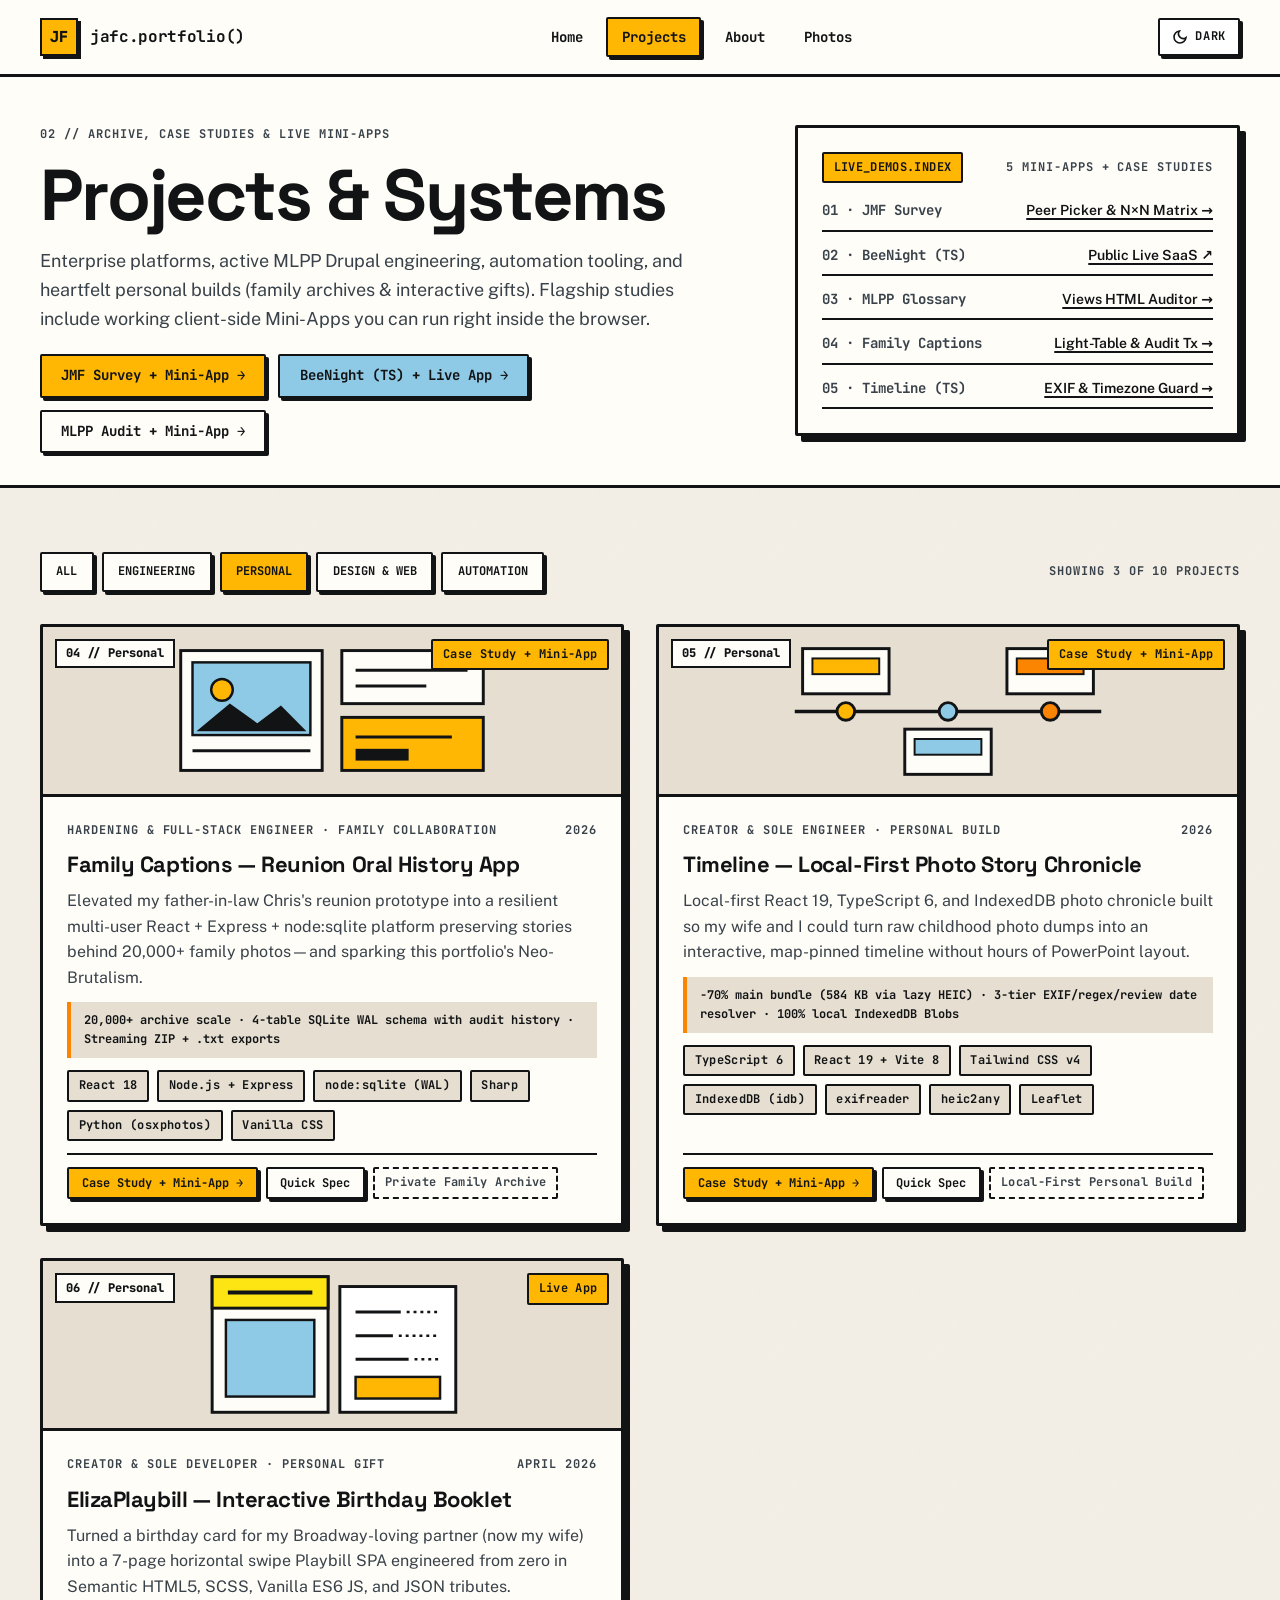
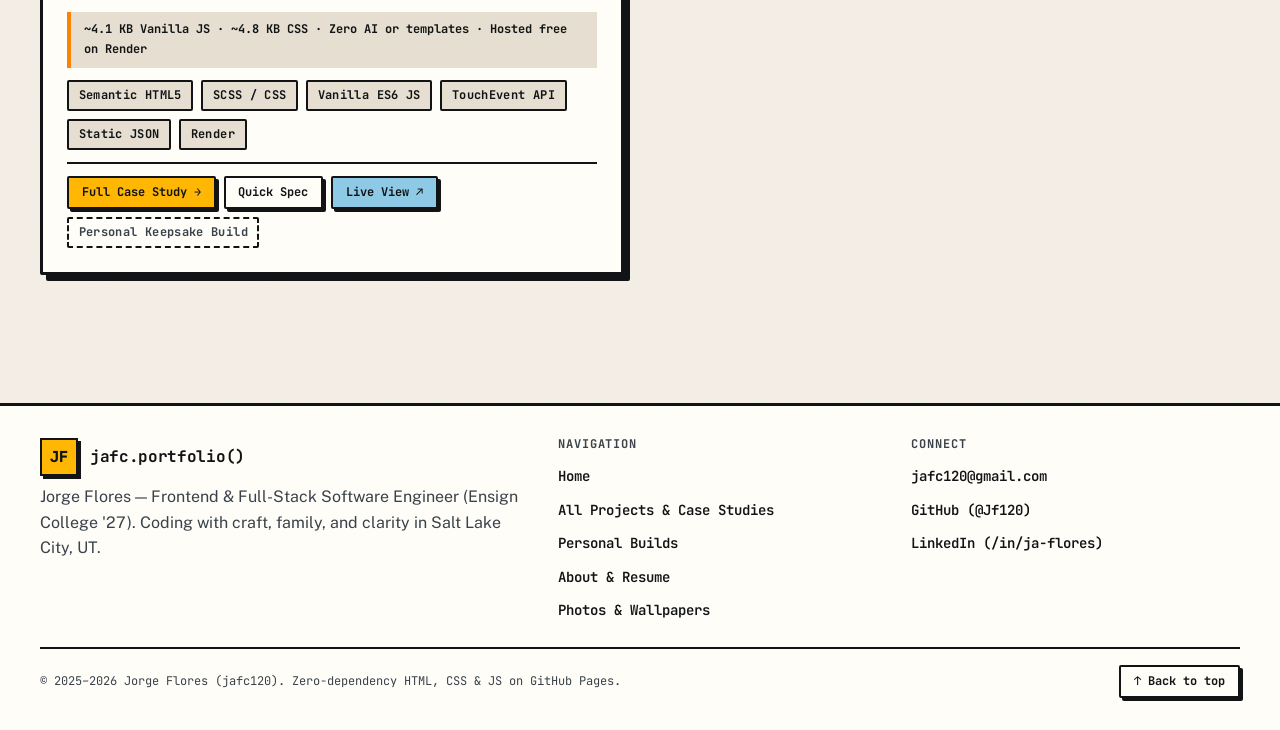
<file: personal.html>
<!DOCTYPE html>
<html lang="en" id="top">
<head>
  <meta charset="UTF-8">
  <meta name="viewport" content="width=device-width, initial-scale=1.0">
  <meta http-equiv="refresh" content="0; url=./projects.html?category=personal">
  <meta name="description" content="Personal projects by Jorge Flores have been unified inside the main Projects archive under the Personal filter.">
  <title>Redirecting to Personal Projects | jafc.portfolio() — Jorge Flores</title>
  <link rel="icon" type="image/x-icon" href="./assets/pixeled_phone.ico">
  <script src="./js/theme.js"></script>
  <script>
    window.location.replace('./projects.html?category=personal');
  </script>
  <link rel="stylesheet" href="./css/tokens.css">
  <link rel="stylesheet" href="./css/base.css">
  <link rel="stylesheet" href="./css/components.css">
  <link rel="stylesheet" href="./css/pages.css">
  <script defer src="./js/components.js"></script>
</head>
<body>
  <a class="skip-link" href="#main-content">Skip to main content</a>
  <app-navbar></app-navbar>

  <main id="main-content">
    <section class="container error-page-wrap">
      <article class="nb-card error-card">
        <span class="nb-tag nb-tag--amber" style="width: fit-content;">UNIFIED CATALOG // PERSONAL BUILDS</span>
        <h1>Personal Projects live inside the Projects Archive</h1>
        <p>
          Redirecting you to <strong>Projects (Personal Filter)</strong> where
          <a href="./family-captions.html">Family Captions</a> and
          <a href="./eliza-playbill.html">ElizaPlaybill</a> sit alongside enterprise engineering work.
        </p>
        <div class="hero-cta-group">
          <a class="btn btn-primary" href="./projects.html?category=personal">Open Personal Projects →</a>
          <a class="btn btn-surface" href="./family-captions.html">Family Captions + Mini-App</a>
          <a class="btn btn-secondary" href="./eliza-playbill.html">ElizaPlaybill Study</a>
        </div>
      </article>
    </section>
  </main>

  <app-footer></app-footer>
</body>
</html>
</file>
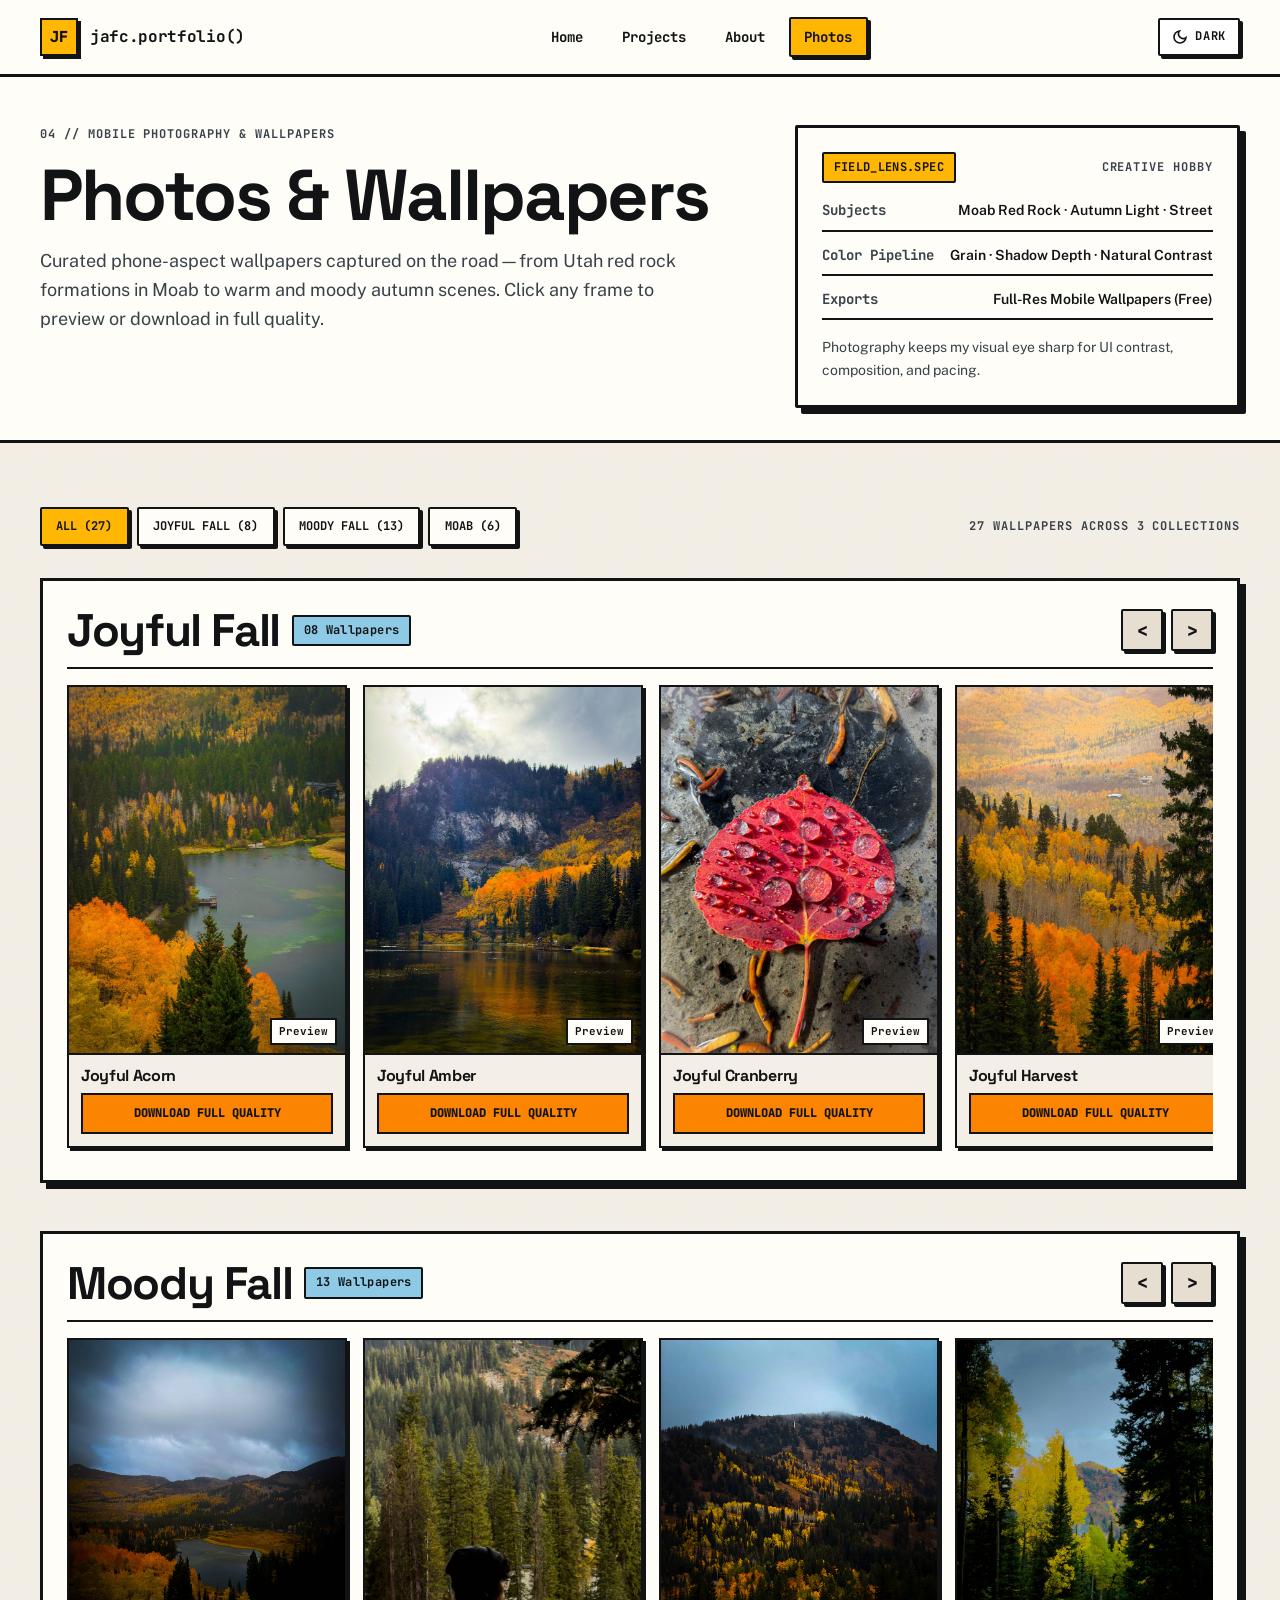
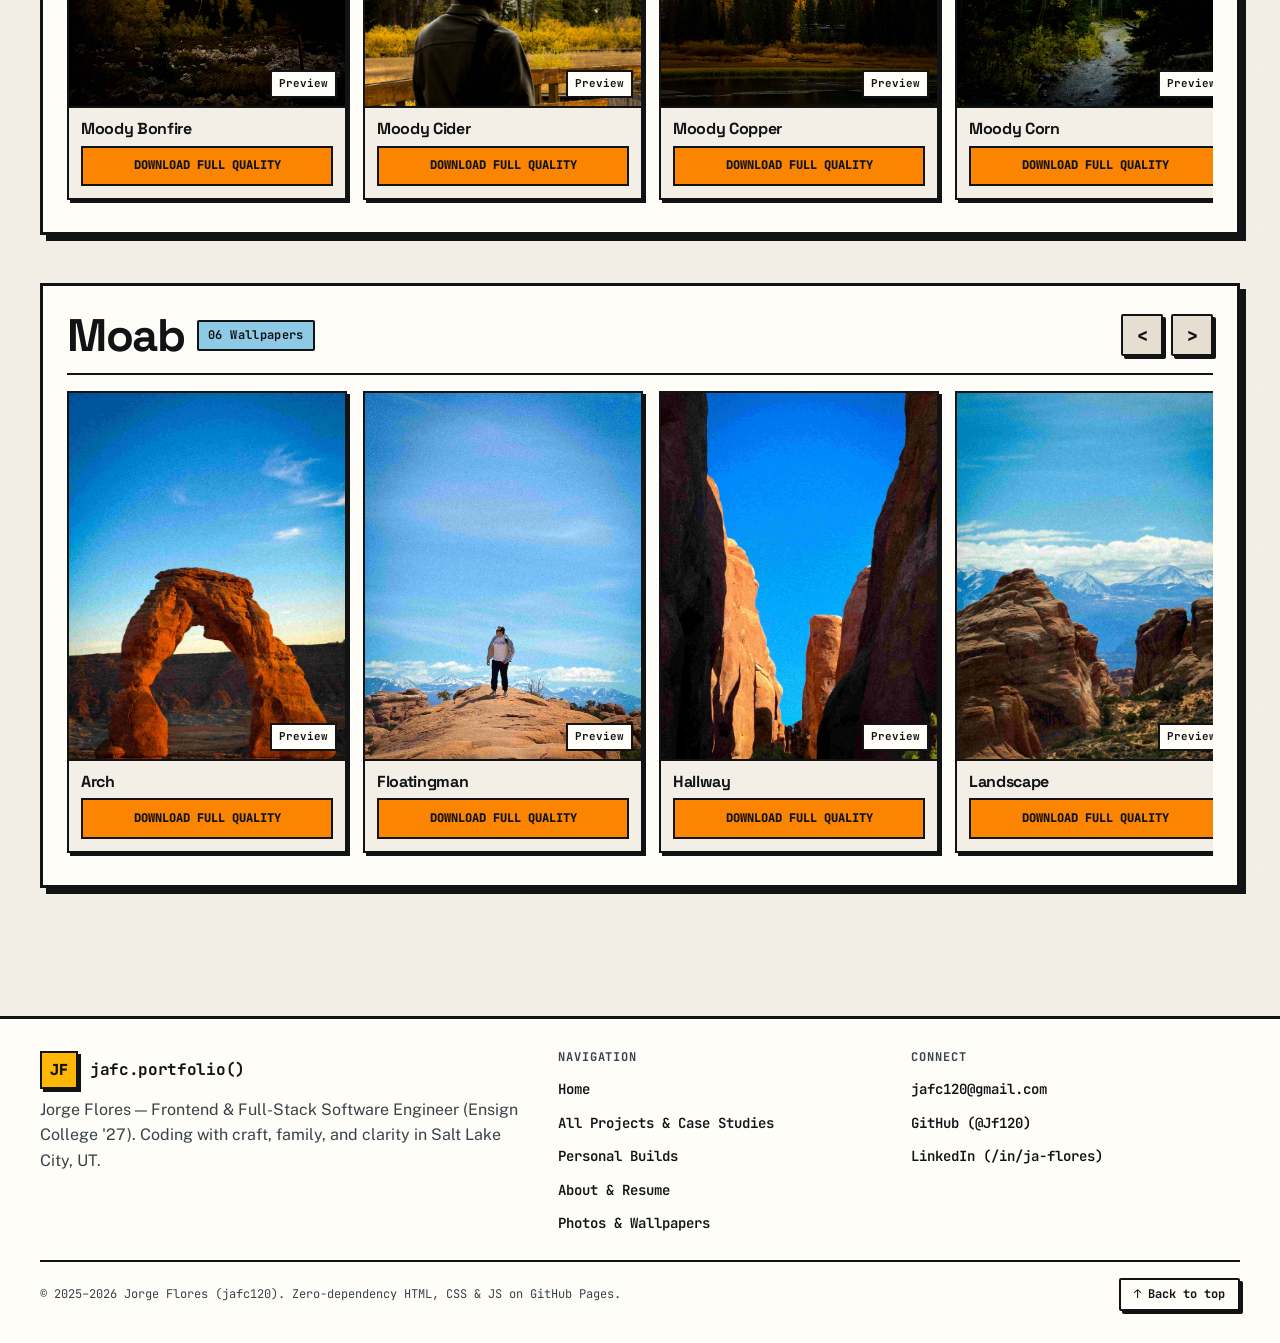
<file: photos.html>
<!DOCTYPE html>
<html lang="en" id="top">
<head>
  <meta charset="UTF-8">
  <meta name="viewport" content="width=device-width, initial-scale=1.0">
  <meta name="description" content="Original photography collections and free full-resolution phone wallpapers by Jorge Flores Coronado (jafc120).">
  <meta name="keywords" content="photography, wallpaper, portfolio, Jorge Flores Coronado, photo gallery, free downloads">
  <title>Photos &amp; Wallpapers | jafc.portfolio() — Jorge Flores</title>
  <link rel="icon" type="image/x-icon" href="./assets/pixeled_phone.ico">
  <link rel="preconnect" href="https://fonts.googleapis.com">
  <link rel="preconnect" href="https://fonts.gstatic.com" crossorigin>
  <link rel="stylesheet" href="https://fonts.googleapis.com/css2?family=JetBrains+Mono:wght@500;700;800&family=Public+Sans:wght@400;500;600;700&family=Space+Grotesk:wght@600;700&display=swap">
  <script src="./js/theme.js"></script>
  <link rel="stylesheet" href="./css/tokens.css">
  <link rel="stylesheet" href="./css/base.css">
  <link rel="stylesheet" href="./css/components.css">
  <link rel="stylesheet" href="./css/pages.css">
  <script defer src="./js/utils.js"></script>
  <script defer src="./js/components.js"></script>
  <script defer src="./js/photos.js"></script>
</head>
<body>
  <a class="skip-link" href="#main-content">Skip to main content</a>
  <app-navbar></app-navbar>

  <main id="main-content">
    <section class="page-hero">
      <div class="container page-hero-grid">
        <div class="page-hero-copy">
          <span class="eyebrow">04 // Mobile Photography &amp; Wallpapers</span>
          <h1>Photos &amp; Wallpapers</h1>
          <p class="page-hero-lead">
            Curated phone-aspect wallpapers captured on the road—from Utah red rock formations in Moab
            to warm and moody autumn scenes. Click any frame to preview or download in full quality.
          </p>
        </div>

        <div class="photos-intro-wrap">
          <collection-intro></collection-intro>
        </div>
      </div>
    </section>

    <section class="section" aria-label="Wallpaper collections">
      <div class="container">
        <div class="collection-jump-bar">
          <div class="filter-pills" id="collection-filters" role="group" aria-label="Filter wallpaper collections">
            <button type="button" class="filter-btn is-active" data-collection-filter="all" aria-pressed="true">
              All
            </button>
          </div>
          <span class="eyebrow" id="gallery-total-count">Loading collections...</span>
        </div>

        <div class="gallery-wrapper" id="master-gallery-container">
          <div class="nb-card"><p>Loading wallpaper collections...</p></div>
        </div>
      </div>
    </section>
  </main>

  <div
    class="nb-modal-backdrop"
    id="photo-lightbox"
    role="dialog"
    aria-modal="true"
    aria-labelledby="lightbox-title"
    hidden
  >
    <div class="nb-modal nb-modal--wide">
      <div class="nb-modal-header">
        <div>
          <span class="eyebrow" id="lightbox-collection">Collection</span>
          <h2 id="lightbox-title" style="font-size: 1.4rem; margin-top: 0.2rem;">Wallpaper Preview</h2>
        </div>
        <button type="button" class="btn btn-sm btn-surface" id="lightbox-close" aria-label="Close photo preview">
          Close ✕
        </button>
      </div>
      <div class="nb-modal-body">
        <div class="lightbox-layout">
          <div class="lightbox-image-frame">
            <img id="lightbox-img" src="./assets/no_image.png" alt="Selected wallpaper preview">
          </div>
          <div class="lightbox-sidebar">
            <div>
              <span class="eyebrow">Source File</span>
              <p id="lightbox-filename" style="font-family: var(--font-mono); margin-top: 0.35rem;">image.jpg</p>
            </div>
            <p>
              Thumbnails are compressed for fast browsing. Use the button below to save the full-resolution file.
            </p>
            <a id="lightbox-download" href="#" download class="btn btn-accent">
              Download Full Quality
            </a>
            <div class="lightbox-nav-row">
              <button type="button" class="btn btn-sm btn-surface" id="lightbox-prev" style="flex: 1;">
                ← Previous
              </button>
              <button type="button" class="btn btn-sm btn-surface" id="lightbox-next" style="flex: 1;">
                Next →
              </button>
            </div>
          </div>
        </div>
      </div>
    </div>
  </div>

  <app-footer></app-footer>
</body>
</html>
</file>
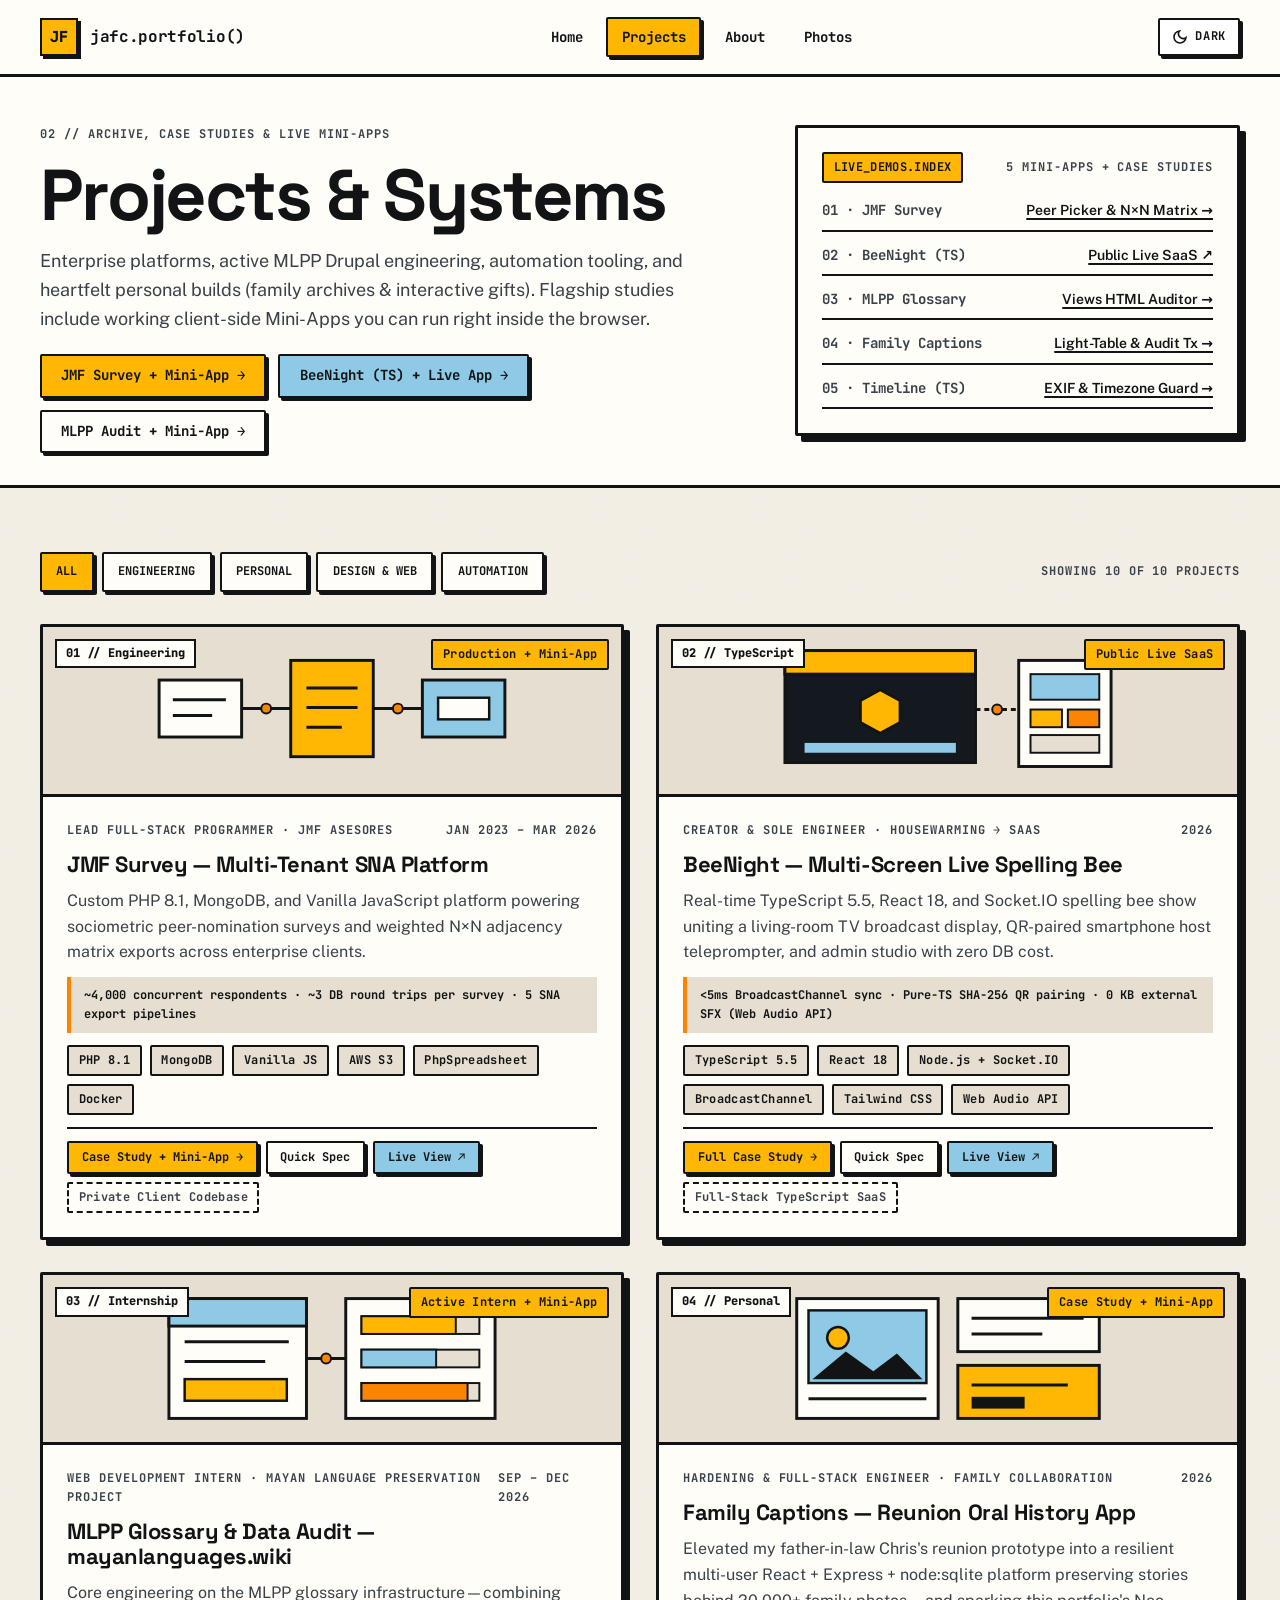
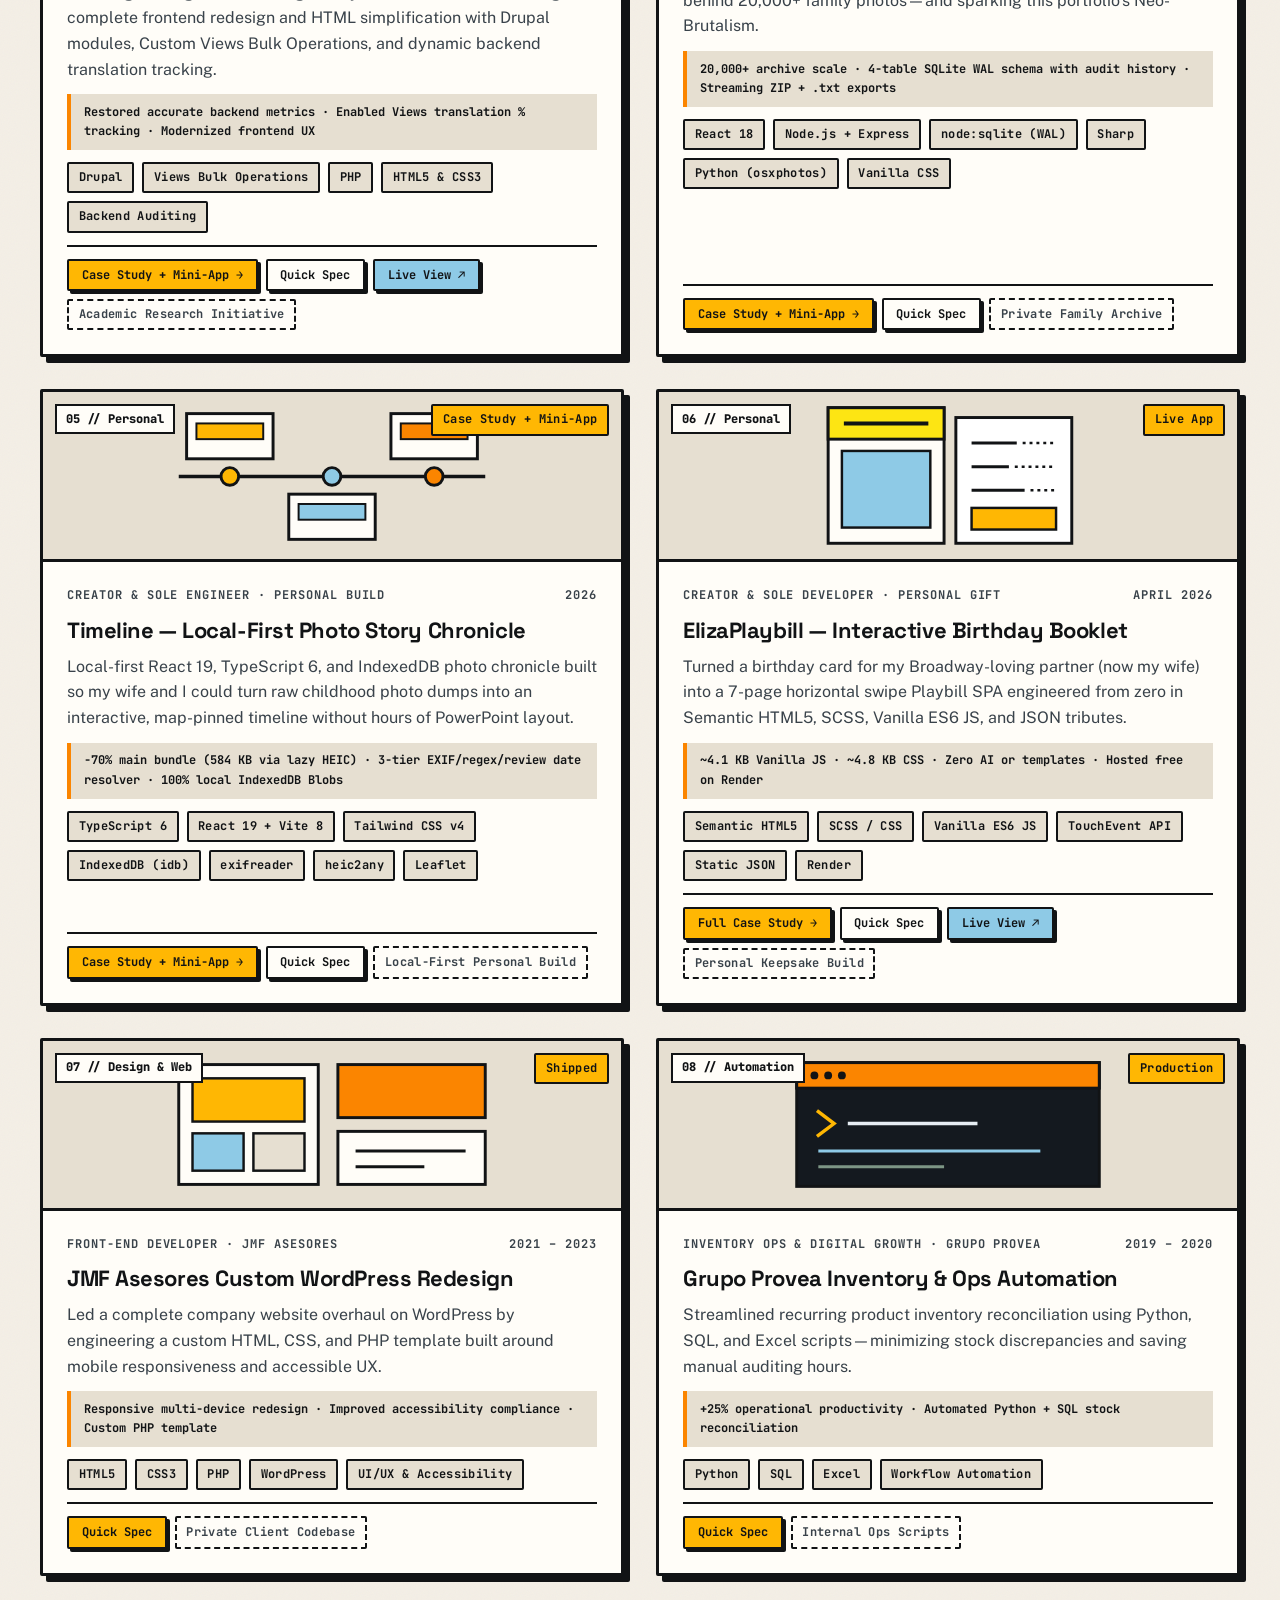
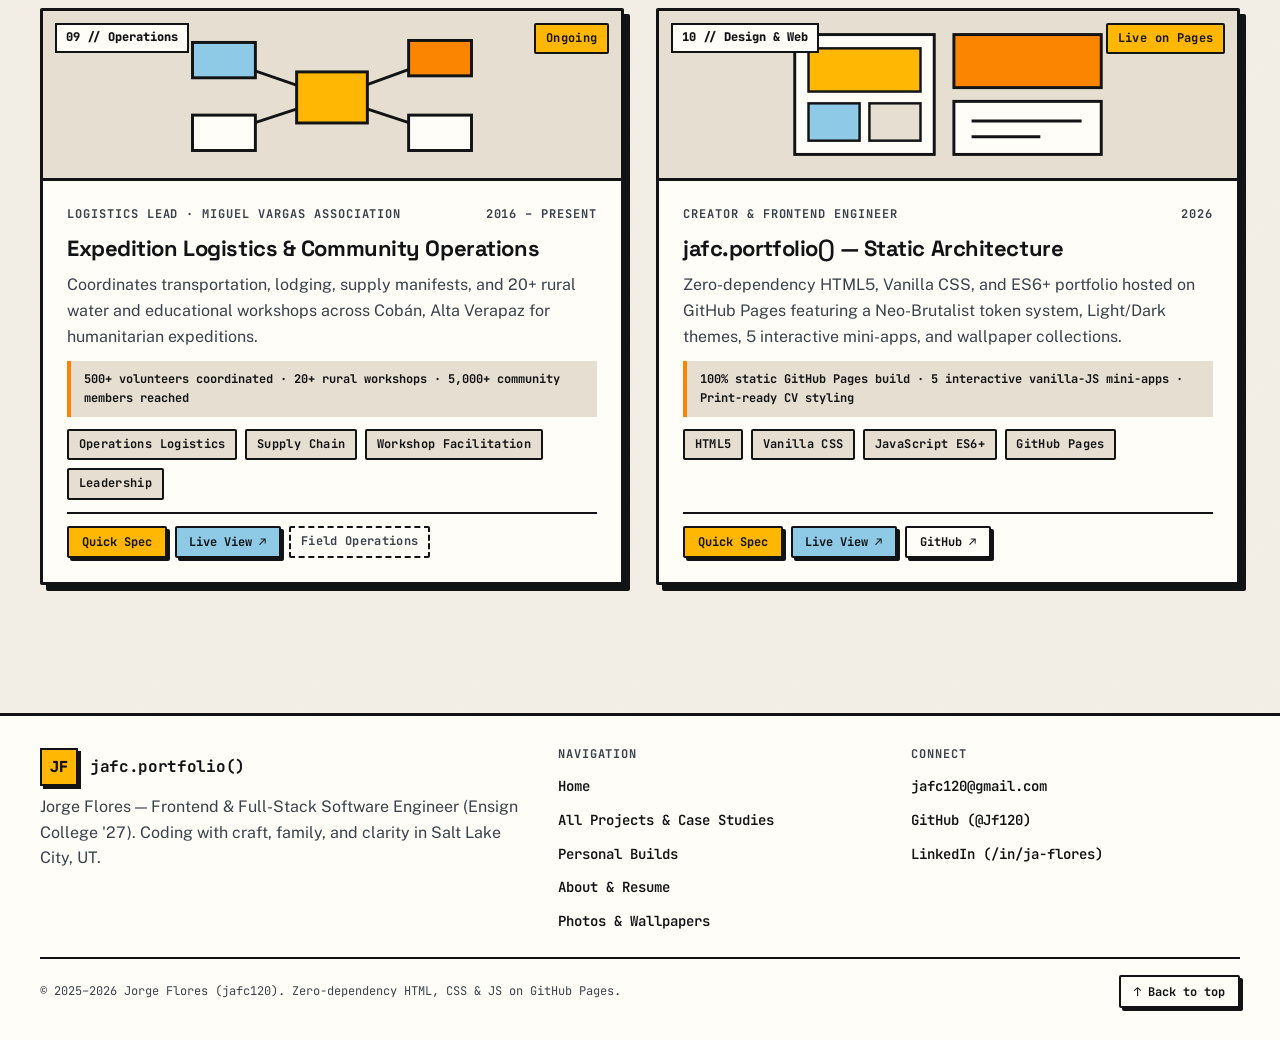
<file: projects.html>
<!DOCTYPE html>
<html lang="en" id="top">
<head>
  <meta charset="UTF-8">
  <meta name="viewport" content="width=device-width, initial-scale=1.0">
  <meta name="description" content="Production systems, interactive case-study mini-apps, React &amp; PHP architectures, Drupal internships, and personal family builds by Jorge Flores Coronado.">
  <meta name="keywords" content="Jorge Flores projects, PHP framework, Drupal VBO, React, Node.js, SQLite, Python automation, interactive mini-apps, Neo-Brutalist portfolio">
  <title>Projects | jafc.portfolio() — Jorge Flores</title>
  <link rel="icon" type="image/x-icon" href="./assets/pixeled_phone.ico">
  <link rel="preconnect" href="https://fonts.googleapis.com">
  <link rel="preconnect" href="https://fonts.gstatic.com" crossorigin>
  <link rel="stylesheet" href="https://fonts.googleapis.com/css2?family=JetBrains+Mono:wght@500;700;800&family=Public+Sans:wght@400;500;600;700&family=Space+Grotesk:wght@600;700&display=swap">
  <script src="./js/theme.js"></script>
  <link rel="stylesheet" href="./css/tokens.css">
  <link rel="stylesheet" href="./css/base.css">
  <link rel="stylesheet" href="./css/components.css">
  <link rel="stylesheet" href="./css/pages.css">
  <script defer src="./js/utils.js"></script>
  <script defer src="./js/components.js"></script>
  <script defer src="./js/projects.js"></script>
</head>
<body>
  <a class="skip-link" href="#main-content">Skip to main content</a>
  <app-navbar></app-navbar>

  <main id="main-content">
    <section class="page-hero">
      <div class="container page-hero-grid">
        <div class="page-hero-copy">
          <span class="eyebrow">02 // Archive, Case Studies &amp; Live Mini-Apps</span>
          <h1>Projects &amp; Systems</h1>
          <p class="page-hero-lead">
            Enterprise platforms, active MLPP Drupal engineering, automation tooling, and heartfelt
            personal builds (family archives &amp; interactive gifts). Flagship studies include working
            client-side Mini-Apps you can run right inside the browser.
          </p>
          <div class="hero-cta-group">
            <a class="btn btn-primary" href="./jmf-survey.html#jmf-mini-app">JMF Survey + Mini-App →</a>
            <a class="btn btn-secondary" href="./beenight.html#beenight-mini-app">BeeNight (TS) + Live App →</a>
            <a class="btn btn-surface" href="./mlpp-glossary.html#mlpp-mini-app">MLPP Audit + Mini-App →</a>
          </div>
        </div>

        <aside class="nb-card profile-facts-card" aria-label="Interactive mini-apps and stack summary">
          <div class="collection-preview-meta">
            <span class="nb-tag nb-tag--amber">LIVE_DEMOS.INDEX</span>
            <span class="eyebrow">5 Mini-Apps + Case Studies</span>
          </div>

          <dl class="facts-list">
            <div class="facts-row">
              <dt>01 · JMF Survey</dt>
              <dd><a href="./jmf-survey.html#jmf-mini-app">Peer Picker &amp; N×N Matrix →</a></dd>
            </div>
            <div class="facts-row">
              <dt>02 · BeeNight (TS)</dt>
              <dd><a href="https://spelling-bee-3n84.onrender.com/" target="_blank" rel="noopener noreferrer">Public Live SaaS ↗</a></dd>
            </div>
            <div class="facts-row">
              <dt>03 · MLPP Glossary</dt>
              <dd><a href="./mlpp-glossary.html#mlpp-mini-app">Views HTML Auditor →</a></dd>
            </div>
            <div class="facts-row">
              <dt>04 · Family Captions</dt>
              <dd><a href="./family-captions.html#family-mini-app">Light-Table &amp; Audit Tx →</a></dd>
            </div>
            <div class="facts-row">
              <dt>05 · Timeline (TS)</dt>
              <dd><a href="./timeline.html#timeline-mini-app">EXIF &amp; Timezone Guard →</a></dd>
            </div>
          </dl>
        </aside>
      </div>
    </section>

    <section class="section" aria-labelledby="catalog-heading">
      <div class="container">
        <h2 id="catalog-heading" class="sr-only">Project Catalog</h2>

        <div class="filter-toolbar">
          <div class="filter-pills" role="group" aria-label="Filter projects by category">
            <button type="button" class="filter-btn is-active" data-filter="all" aria-pressed="true">
              All
            </button>
            <button type="button" class="filter-btn" data-filter="engineering" aria-pressed="false">
              Engineering
            </button>
            <button type="button" class="filter-btn" data-filter="personal" aria-pressed="false">
              Personal
            </button>
            <button type="button" class="filter-btn" data-filter="design" aria-pressed="false">
              Design &amp; Web
            </button>
            <button type="button" class="filter-btn" data-filter="automation" aria-pressed="false">
              Automation
            </button>
          </div>

          <span class="eyebrow" id="projects-count">Loading projects...</span>
        </div>

        <div class="projects-grid" id="projects-grid">
          <div class="nb-card"><p>Loading project catalog...</p></div>
        </div>
      </div>
    </section>
  </main>

  <div
    class="nb-modal-backdrop"
    id="project-modal"
    role="dialog"
    aria-modal="true"
    aria-labelledby="project-modal-title"
    hidden
  >
    <div class="nb-modal">
      <div class="nb-modal-header">
        <div>
          <span class="eyebrow" id="project-modal-meta">Case Study</span>
          <h2 id="project-modal-title" style="font-size: 1.5rem; margin-top: 0.2rem;">Project Title</h2>
        </div>
        <button type="button" class="btn btn-sm btn-surface" id="project-modal-close" aria-label="Close project details">
          Close ✕
        </button>
      </div>
      <div class="nb-modal-body" id="project-modal-body"></div>
    </div>
  </div>

  <app-footer></app-footer>
</body>
</html>
</file>
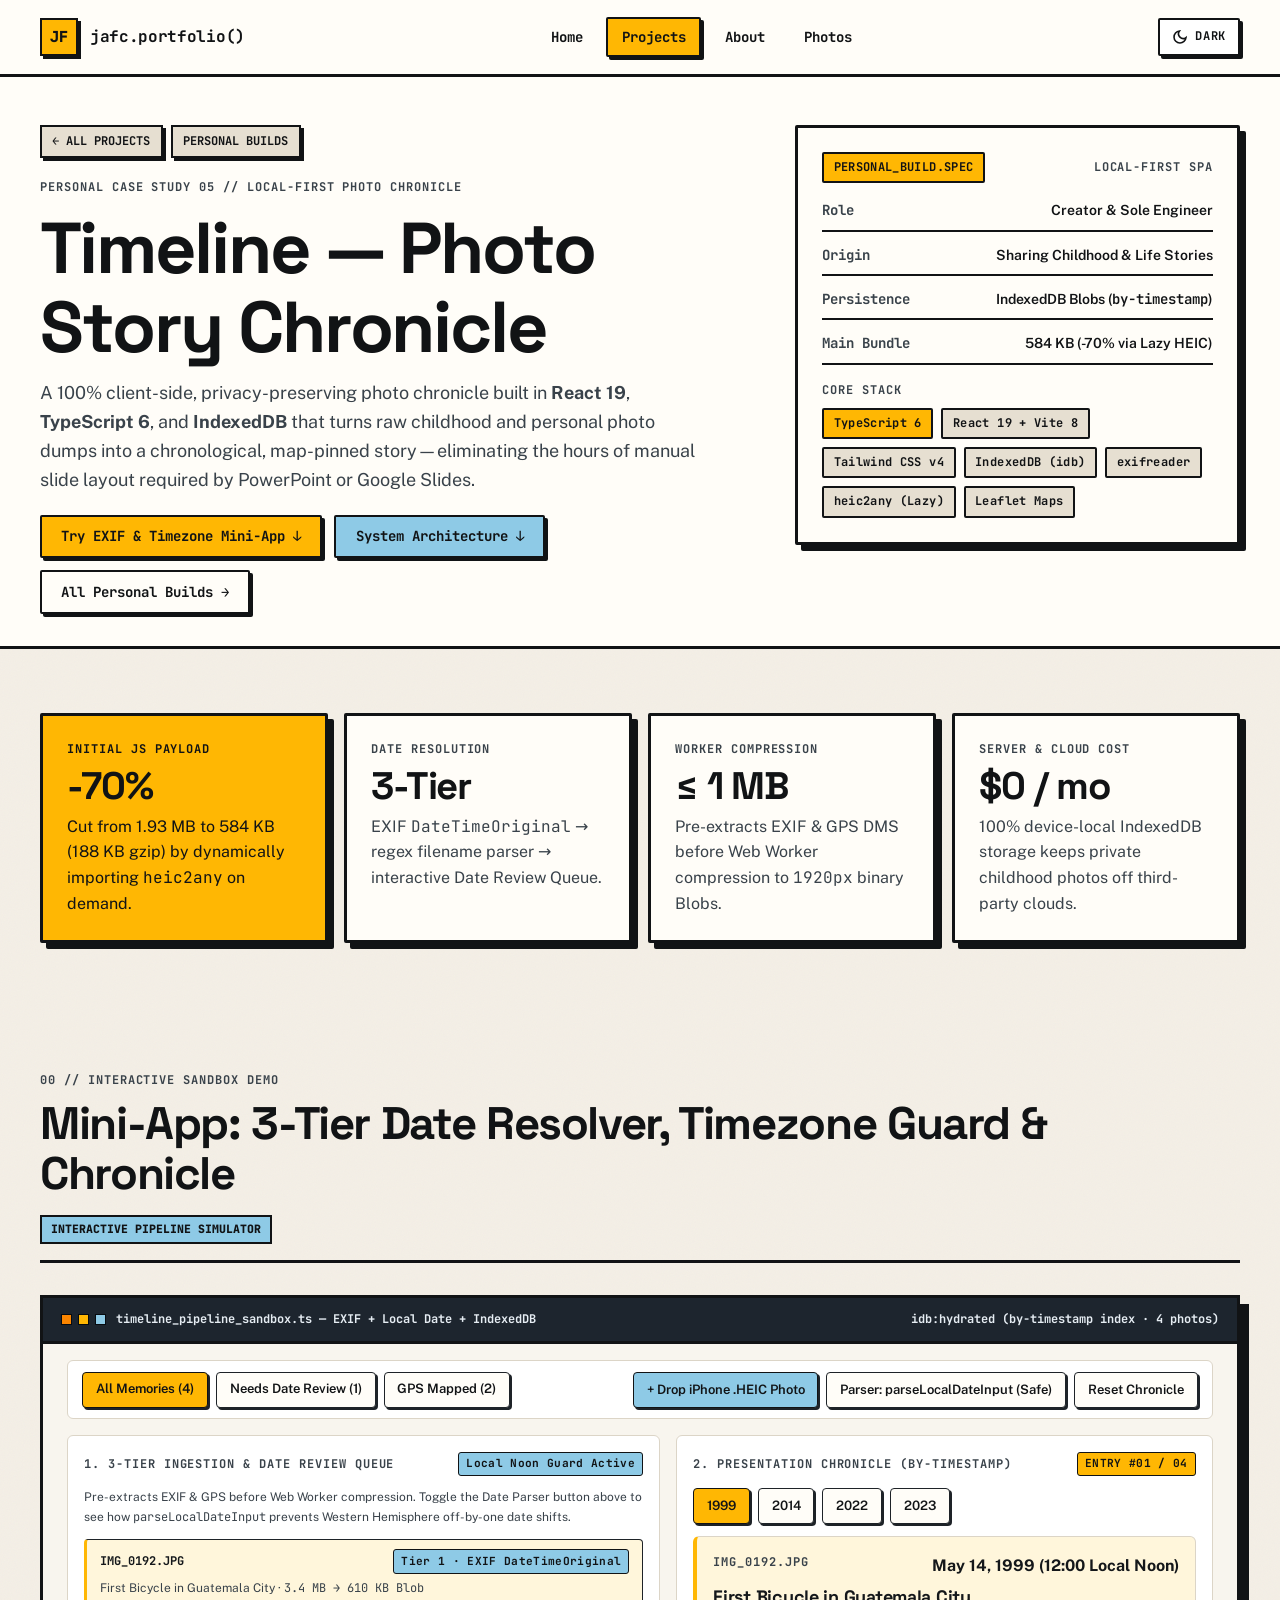
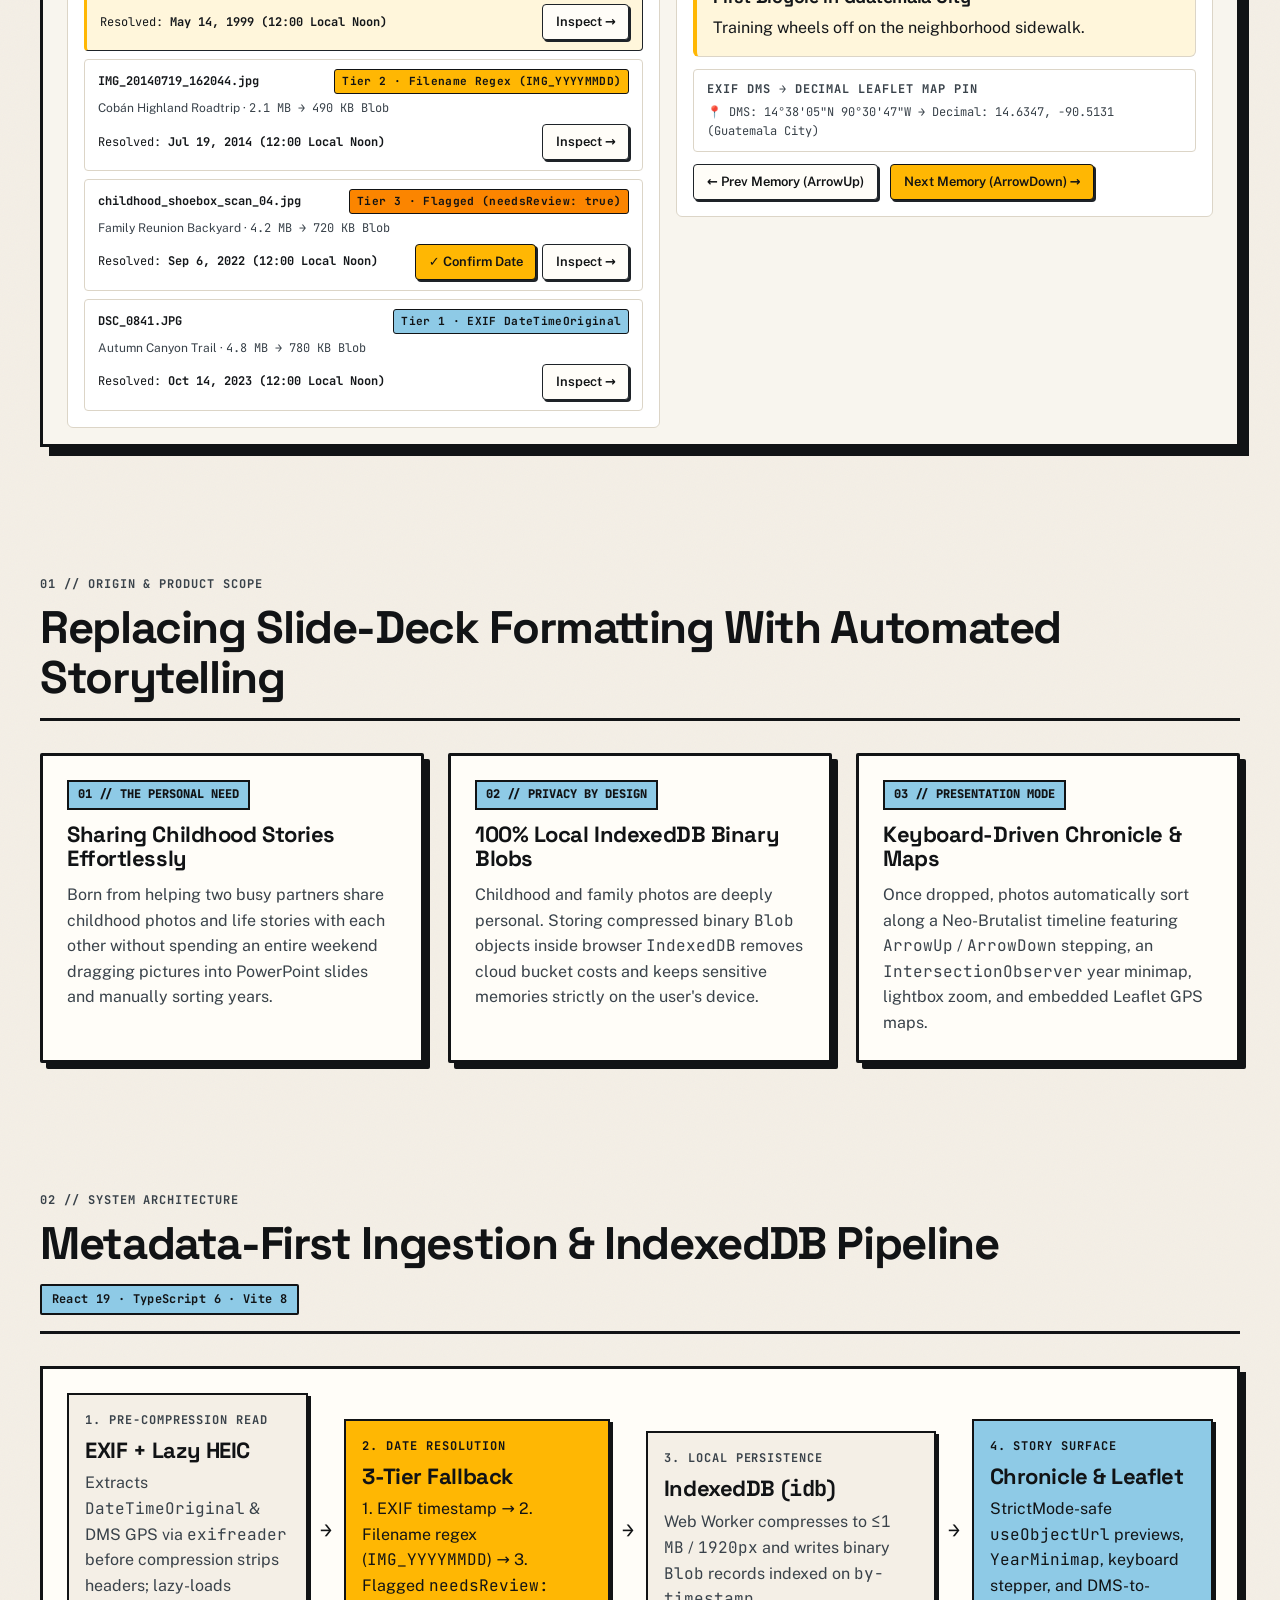
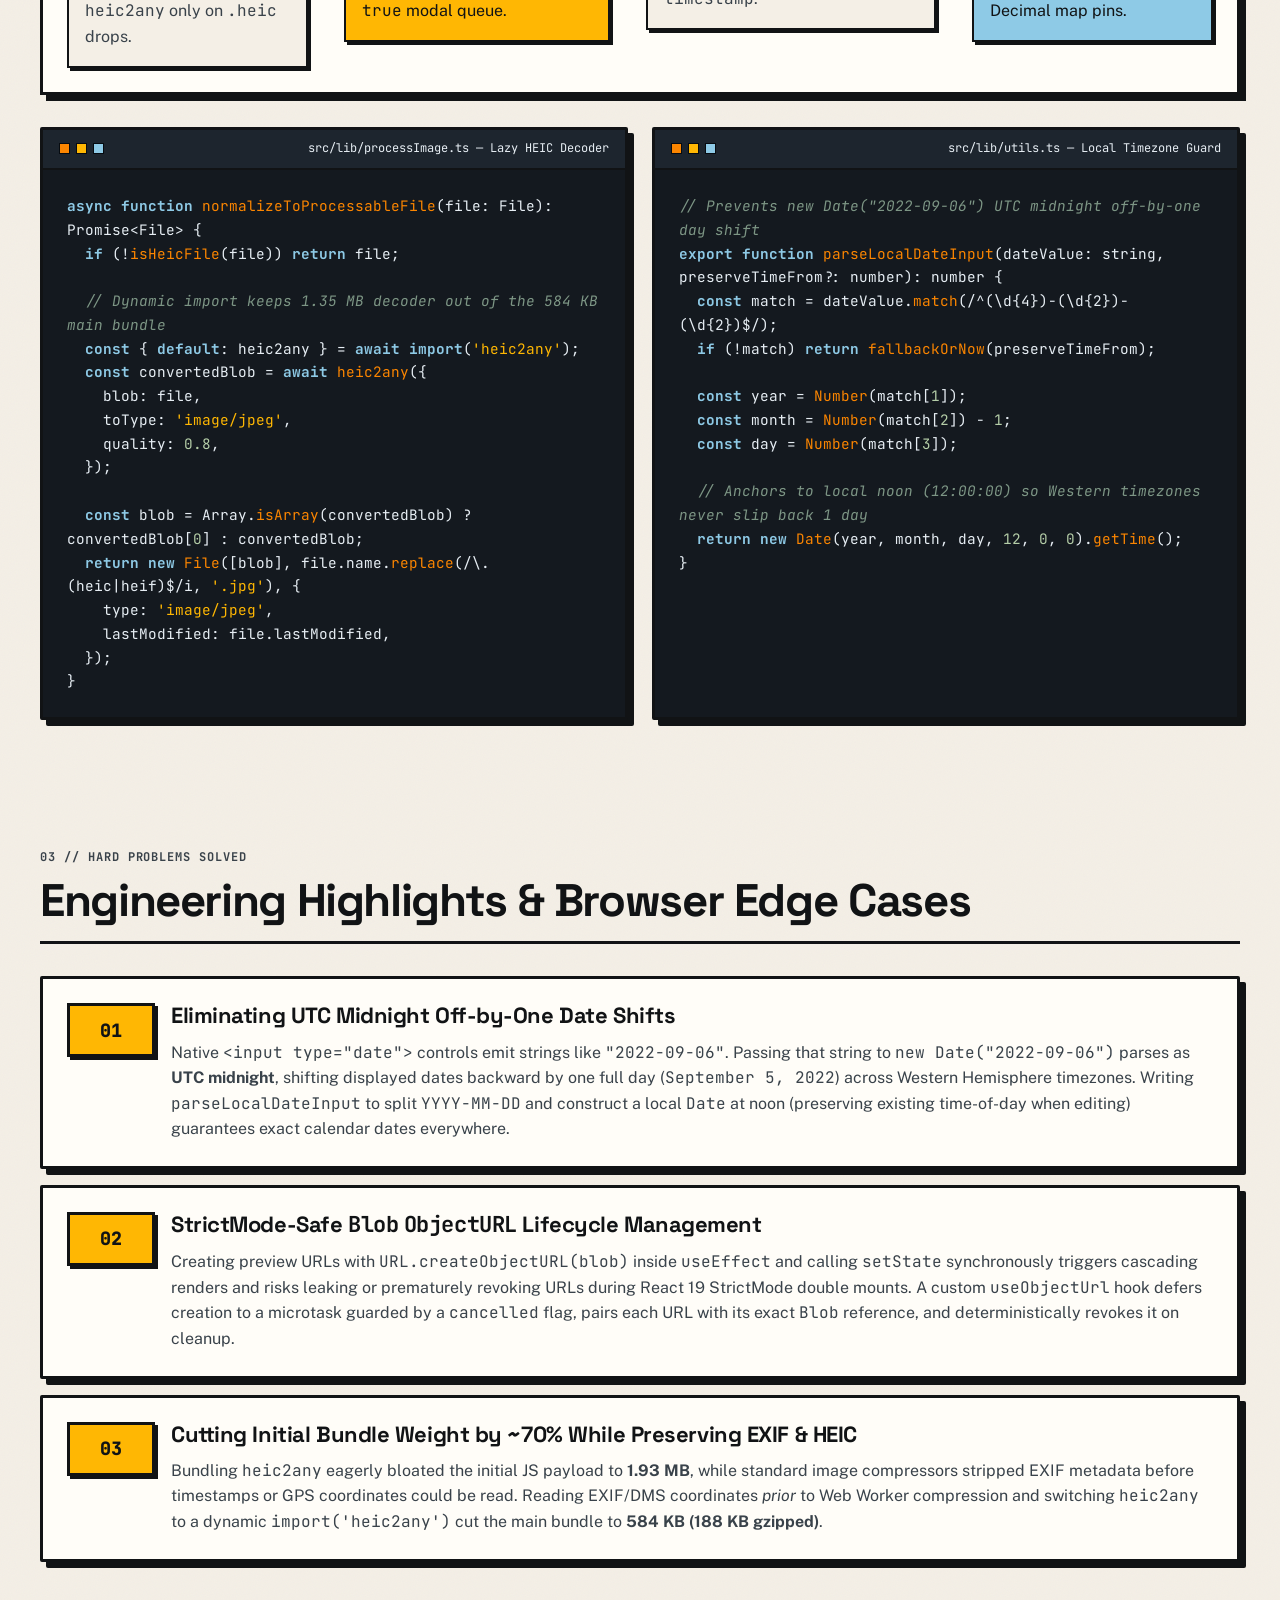
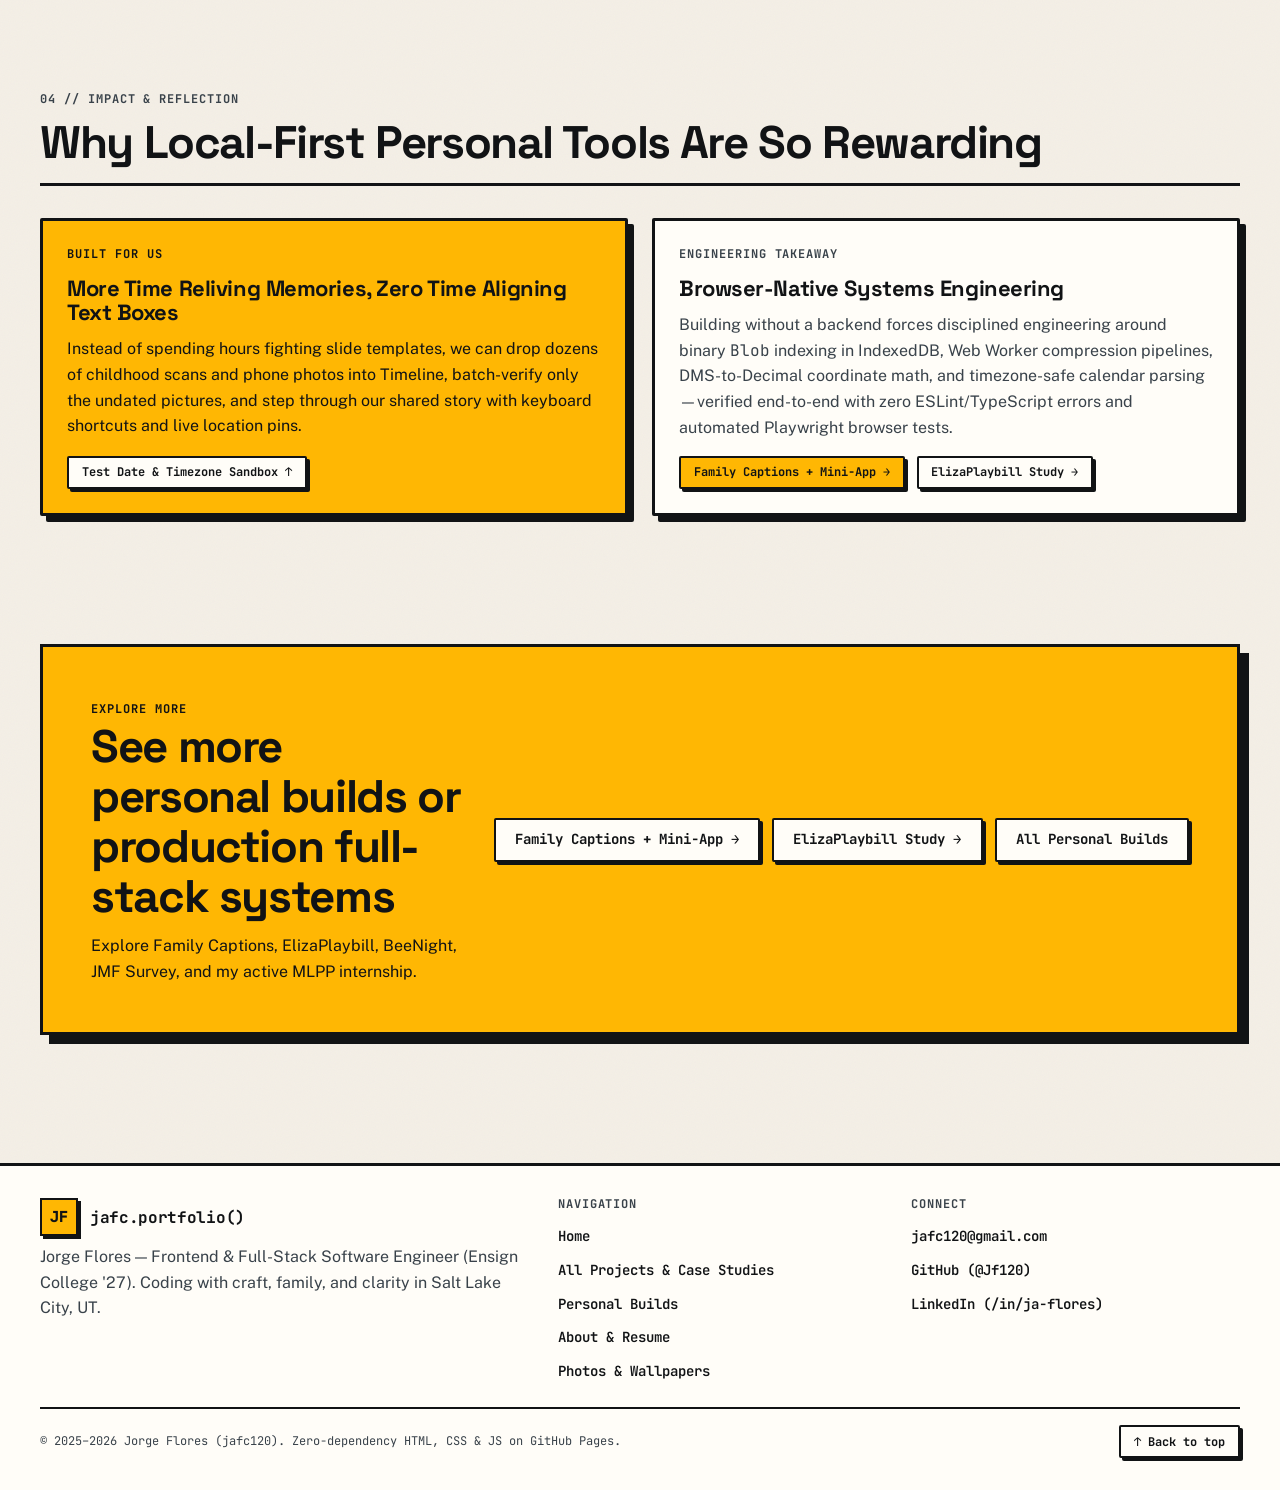
<file: timeline.html>
<!DOCTYPE html>
<html lang="en" id="top">
<head>
  <meta charset="UTF-8">
  <meta name="viewport" content="width=device-width, initial-scale=1.0">
  <meta name="description" content="Personal Case Study: Timeline — Local-first browser photo chronicle built in React 19, TypeScript 6, Vite 8, Tailwind CSS v4, IndexedDB, exifreader, lazy heic2any, and Leaflet maps.">
  <meta name="keywords" content="Timeline, Photo Chronicle, React 19, TypeScript 6, Vite 8, IndexedDB, EXIF, HEIC, Leaflet, Local-First, Neo-Brutalist, Jorge Flores">
  <title>Timeline Case Study | jafc.portfolio() — Jorge Flores</title>
  <link rel="icon" type="image/x-icon" href="./assets/pixeled_phone.ico">
  <link rel="preconnect" href="https://fonts.googleapis.com">
  <link rel="preconnect" href="https://fonts.gstatic.com" crossorigin>
  <link rel="stylesheet" href="https://fonts.googleapis.com/css2?family=JetBrains+Mono:wght@500;700;800&family=Public+Sans:wght@400;500;600;700&family=Space+Grotesk:wght@600;700&display=swap">
  <script src="./js/theme.js"></script>
  <link rel="stylesheet" href="./css/tokens.css">
  <link rel="stylesheet" href="./css/base.css">
  <link rel="stylesheet" href="./css/components.css">
  <link rel="stylesheet" href="./css/pages.css">
  <script defer src="./js/utils.js"></script>
  <script defer src="./js/components.js"></script>
  <script defer src="./js/mini-apps.js"></script>
</head>
<body>
  <a class="skip-link" href="#main-content">Skip to main content</a>
  <app-navbar></app-navbar>

  <main id="main-content">
    <section class="page-hero">
      <div class="container page-hero-grid">
        <div class="page-hero-copy">
          <div class="breadcrumb-row">
            <a class="breadcrumb-link" href="./projects.html">← All Projects</a>
            <a class="breadcrumb-link" href="./projects.html?category=personal">Personal Builds</a>
          </div>
          <span class="eyebrow">Personal Case Study 05 // Local-First Photo Chronicle</span>
          <h1>Timeline — Photo Story Chronicle</h1>
          <p class="page-hero-lead">
            A 100% client-side, privacy-preserving photo chronicle built in <strong>React 19</strong>,
            <strong>TypeScript 6</strong>, and <strong>IndexedDB</strong> that turns raw childhood and personal
            photo dumps into a chronological, map-pinned story—eliminating the hours of manual slide layout
            required by PowerPoint or Google Slides.
          </p>
          <div class="hero-cta-group">
            <a class="btn btn-primary" href="#timeline-mini-app">Try EXIF &amp; Timezone Mini-App ↓</a>
            <a class="btn btn-secondary" href="#architecture">System Architecture ↓</a>
            <a class="btn btn-surface" href="./projects.html?category=personal">All Personal Builds →</a>
          </div>
        </div>

        <aside class="nb-card profile-facts-card" aria-label="Timeline technical specifications">
          <div class="collection-preview-meta">
            <span class="nb-tag nb-tag--amber">PERSONAL_BUILD.SPEC</span>
            <span class="eyebrow">Local-First SPA</span>
          </div>

          <dl class="facts-list">
            <div class="facts-row">
              <dt>Role</dt>
              <dd>Creator &amp; Sole Engineer</dd>
            </div>
            <div class="facts-row">
              <dt>Origin</dt>
              <dd>Sharing Childhood &amp; Life Stories</dd>
            </div>
            <div class="facts-row">
              <dt>Persistence</dt>
              <dd>IndexedDB Blobs (<code>by-timestamp</code>)</dd>
            </div>
            <div class="facts-row">
              <dt>Main Bundle</dt>
              <dd>584 KB (-70% via Lazy HEIC)</dd>
            </div>
          </dl>

          <div>
            <span class="eyebrow" style="display: block; margin-bottom: 0.5rem;">Core Stack</span>
            <ul class="tag-list">
              <li class="nb-tag nb-tag--amber">TypeScript 6</li>
              <li class="nb-tag">React 19 + Vite 8</li>
              <li class="nb-tag">Tailwind CSS v4</li>
              <li class="nb-tag">IndexedDB (idb)</li>
              <li class="nb-tag">exifreader</li>
              <li class="nb-tag">heic2any (Lazy)</li>
              <li class="nb-tag">Leaflet Maps</li>
            </ul>
          </div>
        </aside>
      </div>
    </section>

    <section class="section" aria-label="Key technical metrics">
      <div class="container">
        <div class="kpi-grid">
          <article class="nb-card nb-card--amber kpi-card">
            <span class="eyebrow" style="color: #111315;">Initial JS Payload</span>
            <span class="kpi-value">-70%</span>
            <p>Cut from 1.93 MB to 584 KB (188 KB gzip) by dynamically importing <code>heic2any</code> on demand.</p>
          </article>

          <article class="nb-card kpi-card">
            <span class="eyebrow">Date Resolution</span>
            <span class="kpi-value">3-Tier</span>
            <p>EXIF <code>DateTimeOriginal</code> → regex filename parser → interactive Date Review Queue.</p>
          </article>

          <article class="nb-card kpi-card">
            <span class="eyebrow">Worker Compression</span>
            <span class="kpi-value">&le; 1 MB</span>
            <p>Pre-extracts EXIF &amp; GPS DMS before Web Worker compression to <code>1920px</code> binary Blobs.</p>
          </article>

          <article class="nb-card kpi-card">
            <span class="eyebrow">Server &amp; Cloud Cost</span>
            <span class="kpi-value">$0 / mo</span>
            <p>100% device-local IndexedDB storage keeps private childhood photos off third-party clouds.</p>
          </article>
        </div>
      </div>
    </section>

    <section class="section" id="timeline-mini-app" aria-labelledby="timeline-demo-heading">
      <div class="container">
        <div class="section-header">
          <div class="section-header-copy">
            <span class="eyebrow">00 // Interactive Sandbox Demo</span>
            <h2 id="timeline-demo-heading">Mini-App: 3-Tier Date Resolver, Timezone Guard &amp; Chronicle</h2>
          </div>
          <span class="demo-badge">Interactive Pipeline Simulator</span>
        </div>

        <div class="sandbox-shell" role="region" aria-label="Interactive Timeline EXIF, timezone, and IndexedDB simulator">
          <div class="sandbox-bar">
            <div class="sandbox-bar-title">
              <div class="window-dots" aria-hidden="true">
                <span class="window-dot window-dot--orange"></span>
                <span class="window-dot window-dot--amber"></span>
                <span class="window-dot window-dot--sky"></span>
              </div>
              <span>timeline_pipeline_sandbox.ts — EXIF + Local Date + IndexedDB</span>
            </div>
            <span id="timeline-sync-badge">idb:hydrated (by-timestamp index · 4 photos)</span>
          </div>

          <div class="sandbox-body">
            <div class="sandbox-toolbar">
              <div class="filter-pills" role="group" aria-label="Filter timeline sandbox mode">
                <button type="button" class="filter-btn is-active" data-tl-filter="all" aria-pressed="true">
                  All Memories (4)
                </button>
                <button type="button" class="filter-btn" data-tl-filter="review" aria-pressed="false">
                  Needs Date Review
                </button>
                <button type="button" class="filter-btn" data-tl-filter="gps" aria-pressed="false">
                  GPS Mapped
                </button>
              </div>

              <div class="sandbox-field-group">
                <button type="button" class="btn btn-sm btn-secondary" id="timeline-heic-btn">
                  + Drop iPhone .HEIC Photo
                </button>
                <button type="button" class="btn btn-sm btn-surface" id="timeline-tz-btn">
                  Parser: parseLocalDateInput (Safe)
                </button>
                <button type="button" class="btn btn-sm btn-surface" id="timeline-reset-btn">
                  Reset Chronicle
                </button>
              </div>
            </div>

            <div class="sandbox-split">
              <div class="sandbox-pane" id="timeline-ingest-pane"></div>
              <div class="sandbox-pane" id="timeline-chronicle-pane"></div>
            </div>
          </div>
        </div>
      </div>
    </section>

    <section class="section" aria-labelledby="story-heading">
      <div class="container">
        <div class="section-header">
          <div class="section-header-copy">
            <span class="eyebrow">01 // Origin &amp; Product Scope</span>
            <h2 id="story-heading">Replacing Slide-Deck Formatting With Automated Storytelling</h2>
          </div>
        </div>

        <div class="case-grid-3">
          <article class="nb-card pillar-card">
            <span class="pillar-index">01 // THE PERSONAL NEED</span>
            <h3>Sharing Childhood Stories Effortlessly</h3>
            <p>
              Born from helping two busy partners share childhood photos and life stories with each other
              without spending an entire weekend dragging pictures into PowerPoint slides and manually
              sorting years.
            </p>
          </article>

          <article class="nb-card pillar-card">
            <span class="pillar-index">02 // PRIVACY BY DESIGN</span>
            <h3>100% Local IndexedDB Binary Blobs</h3>
            <p>
              Childhood and family photos are deeply personal. Storing compressed binary <code>Blob</code>
              objects inside browser <code>IndexedDB</code> removes cloud bucket costs and keeps sensitive
              memories strictly on the user's device.
            </p>
          </article>

          <article class="nb-card pillar-card">
            <span class="pillar-index">03 // PRESENTATION MODE</span>
            <h3>Keyboard-Driven Chronicle &amp; Maps</h3>
            <p>
              Once dropped, photos automatically sort along a Neo-Brutalist timeline featuring
              <code>ArrowUp</code> / <code>ArrowDown</code> stepping, an <code>IntersectionObserver</code>
              year minimap, lightbox zoom, and embedded Leaflet GPS maps.
            </p>
          </article>
        </div>
      </div>
    </section>

    <section class="section" id="architecture" aria-labelledby="architecture-heading">
      <div class="container">
        <div class="section-header">
          <div class="section-header-copy">
            <span class="eyebrow">02 // System Architecture</span>
            <h2 id="architecture-heading">Metadata-First Ingestion &amp; IndexedDB Pipeline</h2>
          </div>
          <span class="nb-tag nb-tag--sky">React 19 · TypeScript 6 · Vite 8</span>
        </div>

        <div class="arch-diagram-frame" role="region" aria-label="Timeline client-side architecture flow">
          <div class="arch-flow">
            <div class="arch-node">
              <span class="eyebrow">1. Pre-Compression Read</span>
              <h3>EXIF + Lazy HEIC</h3>
              <p>Extracts <code>DateTimeOriginal</code> &amp; DMS GPS via <code>exifreader</code> before compression strips headers; lazy-loads <code>heic2any</code> only on <code>.heic</code> drops.</p>
            </div>

            <div class="arch-arrow" aria-hidden="true">→</div>

            <div class="arch-node arch-node--accent">
              <span class="eyebrow" style="color: #111315;">2. Date Resolution</span>
              <h3>3-Tier Fallback</h3>
              <p>1. EXIF timestamp → 2. Filename regex (<code>IMG_YYYYMMDD</code>) → 3. Flagged <code>needsReview: true</code> modal queue.</p>
            </div>

            <div class="arch-arrow" aria-hidden="true">→</div>

            <div class="arch-node">
              <span class="eyebrow">3. Local Persistence</span>
              <h3>IndexedDB (<code>idb</code>)</h3>
              <p>Web Worker compresses to <code>&le;1 MB</code> / <code>1920px</code> and writes binary <code>Blob</code> records indexed on <code>by-timestamp</code>.</p>
            </div>

            <div class="arch-arrow" aria-hidden="true">→</div>

            <div class="arch-node arch-node--sky">
              <span class="eyebrow" style="color: #111315;">4. Story Surface</span>
              <h3>Chronicle &amp; Leaflet</h3>
              <p>StrictMode-safe <code>useObjectUrl</code> previews, <code>YearMinimap</code>, keyboard stepper, and DMS-to-Decimal map pins.</p>
            </div>
          </div>
        </div>

        <div class="case-grid-2">
          <aside class="code-window" aria-label="On-demand HEIC conversion snippet">
            <div class="code-window-bar">
              <div class="window-dots" aria-hidden="true">
                <span class="window-dot window-dot--orange"></span>
                <span class="window-dot window-dot--amber"></span>
                <span class="window-dot window-dot--sky"></span>
              </div>
              <span>src/lib/processImage.ts — Lazy HEIC Decoder</span>
            </div>
            <pre class="code-block"><code><span class="keyword">async function</span> <span class="function">normalizeToProcessableFile</span>(file: File): Promise&lt;File&gt; {
  <span class="keyword">if</span> (!<span class="function">isHeicFile</span>(file)) <span class="keyword">return</span> file;

  <span class="comment">// Dynamic import keeps 1.35 MB decoder out of the 584 KB main bundle</span>
  <span class="keyword">const</span> { <span class="keyword">default</span>: heic2any } = <span class="keyword">await import</span>(<span class="string">'heic2any'</span>);
  <span class="keyword">const</span> convertedBlob = <span class="keyword">await</span> <span class="function">heic2any</span>({
    blob: file,
    toType: <span class="string">'image/jpeg'</span>,
    quality: <span class="number">0.8</span>,
  });

  <span class="keyword">const</span> blob = Array.<span class="function">isArray</span>(convertedBlob) ? convertedBlob[<span class="number">0</span>] : convertedBlob;
  <span class="keyword">return new</span> <span class="function">File</span>([blob], file.name.<span class="function">replace</span>(/\.(heic|heif)$/i, <span class="string">'.jpg'</span>), {
    type: <span class="string">'image/jpeg'</span>,
    lastModified: file.lastModified,
  });
}</code></pre>
          </aside>

          <aside class="code-window" aria-label="Timezone-safe date input parser snippet">
            <div class="code-window-bar">
              <div class="window-dots" aria-hidden="true">
                <span class="window-dot window-dot--orange"></span>
                <span class="window-dot window-dot--amber"></span>
                <span class="window-dot window-dot--sky"></span>
              </div>
              <span>src/lib/utils.ts — Local Timezone Guard</span>
            </div>
            <pre class="code-block"><code><span class="comment">// Prevents new Date("2022-09-06") UTC midnight off-by-one day shift</span>
<span class="keyword">export function</span> <span class="function">parseLocalDateInput</span>(dateValue: string, preserveTimeFrom?: number): number {
  <span class="keyword">const</span> match = dateValue.<span class="function">match</span>(/^(\d{4})-(\d{2})-(\d{2})$/);
  <span class="keyword">if</span> (!match) <span class="keyword">return</span> <span class="function">fallbackOrNow</span>(preserveTimeFrom);

  <span class="keyword">const</span> year = <span class="function">Number</span>(match[<span class="number">1</span>]);
  <span class="keyword">const</span> month = <span class="function">Number</span>(match[<span class="number">2</span>]) - <span class="number">1</span>;
  <span class="keyword">const</span> day = <span class="function">Number</span>(match[<span class="number">3</span>]);

  <span class="comment">// Anchors to local noon (12:00:00) so Western timezones never slip back 1 day</span>
  <span class="keyword">return new</span> <span class="function">Date</span>(year, month, day, <span class="number">12</span>, <span class="number">0</span>, <span class="number">0</span>).<span class="function">getTime</span>();
}</code></pre>
          </aside>
        </div>
      </div>
    </section>

    <section class="section" aria-labelledby="challenges-heading">
      <div class="container">
        <div class="section-header">
          <div class="section-header-copy">
            <span class="eyebrow">03 // Hard Problems Solved</span>
            <h2 id="challenges-heading">Engineering Highlights &amp; Browser Edge Cases</h2>
          </div>
        </div>

        <div class="scale-list">
          <article class="nb-card scale-step">
            <div class="scale-step-num" aria-hidden="true">01</div>
            <div class="timeline-content">
              <h3>Eliminating UTC Midnight Off-by-One Date Shifts</h3>
              <p>
                Native <code>&lt;input type="date"&gt;</code> controls emit strings like
                <code>"2022-09-06"</code>. Passing that string to <code>new Date("2022-09-06")</code>
                parses as <strong>UTC midnight</strong>, shifting displayed dates backward by one full day
                (<code>September 5, 2022</code>) across Western Hemisphere timezones. Writing
                <code>parseLocalDateInput</code> to split <code>YYYY-MM-DD</code> and construct a local
                <code>Date</code> at noon (preserving existing time-of-day when editing) guarantees exact
                calendar dates everywhere.
              </p>
            </div>
          </article>

          <article class="nb-card scale-step">
            <div class="scale-step-num" aria-hidden="true">02</div>
            <div class="timeline-content">
              <h3>StrictMode-Safe <code>Blob</code> <code>ObjectURL</code> Lifecycle Management</h3>
              <p>
                Creating preview URLs with <code>URL.createObjectURL(blob)</code> inside
                <code>useEffect</code> and calling <code>setState</code> synchronously triggers cascading
                renders and risks leaking or prematurely revoking URLs during React 19 StrictMode double
                mounts. A custom <code>useObjectUrl</code> hook defers creation to a microtask guarded by a
                <code>cancelled</code> flag, pairs each URL with its exact <code>Blob</code> reference, and
                deterministically revokes it on cleanup.
              </p>
            </div>
          </article>

          <article class="nb-card scale-step">
            <div class="scale-step-num" aria-hidden="true">03</div>
            <div class="timeline-content">
              <h3>Cutting Initial Bundle Weight by ~70% While Preserving EXIF &amp; HEIC</h3>
              <p>
                Bundling <code>heic2any</code> eagerly bloated the initial JS payload to <strong>1.93 MB</strong>,
                while standard image compressors stripped EXIF metadata before timestamps or GPS coordinates
                could be read. Reading EXIF/DMS coordinates <em>prior</em> to Web Worker compression and
                switching <code>heic2any</code> to a dynamic <code>import('heic2any')</code> cut the main
                bundle to <strong>584 KB (188 KB gzipped)</strong>.
              </p>
            </div>
          </article>
        </div>
      </div>
    </section>

    <section class="section" aria-labelledby="outcome-heading">
      <div class="container">
        <div class="section-header">
          <div class="section-header-copy">
            <span class="eyebrow">04 // Impact &amp; Reflection</span>
            <h2 id="outcome-heading">Why Local-First Personal Tools Are So Rewarding</h2>
          </div>
        </div>

        <div class="case-grid-2">
          <article class="nb-card nb-card--amber manifesto-card">
            <div style="display: flex; flex-direction: column; gap: var(--space-3);">
              <span class="eyebrow" style="color: #111315;">Built for Us</span>
              <h3>More Time Reliving Memories, Zero Time Aligning Text Boxes</h3>
              <p>
                Instead of spending hours fighting slide templates, we can drop dozens of childhood scans
                and phone photos into Timeline, batch-verify only the undated pictures, and step through our
                shared story with keyboard shortcuts and live location pins.
              </p>
            </div>
            <div class="hero-cta-group" style="margin-top: 0;">
              <a class="btn btn-sm btn-surface" href="#timeline-mini-app">Test Date &amp; Timezone Sandbox ↑</a>
            </div>
          </article>

          <article class="nb-card manifesto-card">
            <div style="display: flex; flex-direction: column; gap: var(--space-3);">
              <span class="eyebrow">Engineering Takeaway</span>
              <h3>Browser-Native Systems Engineering</h3>
              <p>
                Building without a backend forces disciplined engineering around binary <code>Blob</code>
                indexing in IndexedDB, Web Worker compression pipelines, DMS-to-Decimal coordinate math,
                and timezone-safe calendar parsing—verified end-to-end with zero ESLint/TypeScript errors
                and automated Playwright browser tests.
              </p>
            </div>
            <div class="hero-cta-group" style="margin-top: 0;">
              <a class="btn btn-sm btn-primary" href="./family-captions.html">Family Captions + Mini-App →</a>
              <a class="btn btn-sm btn-surface" href="./eliza-playbill.html">ElizaPlaybill Study →</a>
            </div>
          </article>
        </div>
      </div>
    </section>

    <section class="section" aria-label="Case study footer CTA">
      <div class="container">
        <div class="cta-banner">
          <div>
            <span class="eyebrow" style="color: #111315;">Explore More</span>
            <h2>See more personal builds or production full-stack systems</h2>
            <p style="margin-top: 0.75rem;">
              Explore Family Captions, ElizaPlaybill, BeeNight, JMF Survey, and my active MLPP internship.
            </p>
          </div>
          <div class="cta-actions">
            <a class="btn btn-surface" href="./family-captions.html">Family Captions + Mini-App →</a>
            <a class="btn btn-surface" href="./eliza-playbill.html">ElizaPlaybill Study →</a>
            <a class="btn btn-surface" href="./projects.html?category=personal">All Personal Builds</a>
          </div>
        </div>
      </div>
    </section>
  </main>

  <app-footer></app-footer>
</body>
</html>
</file>
<file: css/tokens.css>
/* ==========================================================================
   Design Tokens — Neo-Brutalist Portfolio System
   Light ("Warm Paper & Ink") & Dark ("Abyssal Slate & Amber") Themes
   ========================================================================== */

:root {
  /* Typography */
  --font-display: 'Space Grotesk', system-ui, -apple-system, sans-serif;
  --font-body: 'Public Sans', system-ui, -apple-system, sans-serif;
  --font-mono: 'JetBrains Mono', ui-monospace, 'Cascadia Code', monospace;

  /* Type Scale */
  --text-xs: 0.75rem;
  --text-sm: 0.875rem;
  --text-base: 1rem;
  --text-lg: 1.125rem;
  --text-xl: 1.375rem;
  --text-2xl: clamp(1.5rem, 2.5vw, 2rem);
  --text-3xl: clamp(2rem, 4vw, 2.85rem);
  --text-hero: clamp(2.5rem, 6vw, 4.5rem);

  /* Spacing Scale */
  --space-1: 0.25rem;
  --space-2: 0.5rem;
  --space-3: 0.75rem;
  --space-4: 1rem;
  --space-5: 1.5rem;
  --space-6: 2rem;
  --space-8: 3rem;
  --space-10: 4rem;
  --space-12: 5.5rem;

  /* Layout */
  --container-max: 1200px;
  --header-height: 74px;

  /* Neo-Brutalist Geometry */
  --border-width: 2.5px;
  --border-heavy: 3px;
  --radius-none: 0px;
  --radius-sm: 2px;
  --radius-md: 4px;

  /* Shadows */
  --shadow-sm: 3px 3px 0 var(--shadow-color);
  --shadow-md: 6px 6px 0 var(--shadow-color);
  --shadow-lg: 9px 9px 0 var(--shadow-color);
  --shadow-hover: 8px 8px 0 var(--shadow-color);

  /* Transitions */
  --ease-snappy: cubic-bezier(0.2, 0.9, 0.2, 1);
  --transition-fast: 140ms var(--ease-snappy);
  --transition-med: 260ms var(--ease-snappy);

  /* Brand Accents (Consistent High-Contrast Identity) */
  --accent-amber: #ffb703;
  --accent-orange: #fb8500;
  --accent-sky: #8ecae6;
  --accent-teal: #219ebc;
  --accent-navy: #023047;
  --accent-green: #2a9d8f;
  --accent-red: #e63946;

  /* Default Light Theme Tokens */
  --bg-page: #f4efe6;
  --bg-surface: #fffdf8;
  --bg-muted: #e6dfd1;
  --bg-elevated: #ffffff;

  --ink-primary: #111315;
  --ink-secondary: #39424a;
  --ink-on-accent: #111315;
  --ink-on-dark: #f4efe6;

  --border-color: #111315;
  --shadow-color: #111315;

  --focus-ring: #fb8500;

  /* Code Window Tokens */
  --code-bg: #14191f;
  --code-header: #1d252e;
  --code-text: #e6edf3;
  --code-comment: #7d9685;
  --code-keyword: #8ecae6;
  --code-string: #ffb703;
  --code-function: #fb8500;
  --code-number: #b5cea8;

  /* Secondary "Tactile Minimal" (.nb-mini) Tokens for Sandboxes & Iframe Mini-Apps */
  --mini-border-subtle: 1px;
  --mini-border-strong: 1.5px;
  --mini-border-accent: 3px;
  --mini-radius-xs: 3px;
  --mini-radius-sm: 4px;
  --mini-radius-md: 6px;
  --mini-shadow-btn: 2px 2px 0 var(--mini-shadow-color);
  --mini-shadow-btn-hover: 3px 3px 0 var(--mini-shadow-color);

  --mini-bg-canvas: #f8f5ee;
  --mini-bg-surface: #ffffff;
  --mini-bg-muted: #efeae0;
  --mini-bg-hover: #f3efe6;
  --mini-amber-tint: #fff6db;
  --mini-sky-tint: #eaf5fb;
  --mini-ink-primary: #14171a;
  --mini-ink-secondary: #4a535c;
  --mini-ink-muted: #6c7680;
  --mini-border-color: #1e2328;
  --mini-divider-color: #dcd5c7;
  --mini-shadow-color: #1e2328;
}

/* Dark Theme — Abyssal Navy-Slate & Warm Bone Ink (Zero Purple) */
[data-theme='dark'] {
  --bg-page: #13202b;
  --bg-surface: #1b2c3b;
  --bg-muted: #22384b;
  --bg-elevated: #203445;

  --ink-primary: #f1ece1;
  --ink-secondary: #b7cad8;
  --ink-on-accent: #111315;
  --ink-on-dark: #f1ece1;

  --border-color: #e6e0d2;
  --shadow-color: #060b10;

  --focus-ring: #ffb703;

  --code-bg: #0c141b;
  --code-header: #15232f;
  --code-text: #f1ece1;
  --code-comment: #88a496;
  --code-keyword: #8ecae6;
  --code-string: #ffb703;
  --code-function: #fb8500;
  --code-number: #b8d8be;

  /* Secondary "Tactile Minimal" (.nb-mini) Tokens — Dark Mode */
  --mini-bg-canvas: #111c26;
  --mini-bg-surface: #182635;
  --mini-bg-muted: #1f3144;
  --mini-bg-hover: #22364b;
  --mini-amber-tint: rgba(255, 183, 3, 0.14);
  --mini-sky-tint: rgba(142, 202, 230, 0.14);
  --mini-ink-primary: #f1ece1;
  --mini-ink-secondary: #b7cad8;
  --mini-ink-muted: #849bb0;
  --mini-border-color: #cfd8e3;
  --mini-divider-color: #2b3f54;
  --mini-shadow-color: #060b10;
}
</file>
<file: css/base.css>
/* ==========================================================================
   Base Reset, Paper Texture, Typography & Accessibility Utilities
   ========================================================================== */

*,
*::before,
*::after {
  box-sizing: border-box;
}

html {
  font-size: 16px;
  scroll-behavior: smooth;
  -webkit-text-size-adjust: 100%;
  background-color: var(--bg-page);
  color: var(--ink-primary);
}

body {
  margin: 0;
  min-height: 100vh;
  display: flex;
  flex-direction: column;
  font-family: var(--font-body);
  font-size: var(--text-base);
  line-height: 1.6;
  color: var(--ink-primary);
  background-color: var(--bg-page);
  /* Subtle archival grain texture — crisp tactile paper feel without grid lines */
  background-image: url("data:image/svg+xml,%3Csvg xmlns='http://www.w3.org/2000/svg' width='160' height='160' viewBox='0 0 160 160'%3E%3Cfilter id='n'%3E%3CfeTurbulence type='fractalNoise' baseFrequency='0.85' numOctaves='2' stitchTiles='stitch'/%3E%3C/filter%3E%3Crect width='160' height='160' filter='url(%23n)' opacity='0.035'/%3E%3C/svg%3E");
  overflow-x: hidden;
}

main {
  flex: 1 0 auto;
  width: 100%;
}

img,
picture,
svg {
  display: block;
  max-width: 100%;
}

button,
input,
select,
textarea {
  font: inherit;
  color: inherit;
}

button {
  cursor: pointer;
}

/* Typography Hierarchy */
h1,
h2,
h3,
h4 {
  margin: 0;
  font-family: var(--font-display);
  font-weight: 700;
  line-height: 1.1;
  letter-spacing: -0.03em;
  color: var(--ink-primary);
}

h1 {
  font-size: var(--text-hero);
}

h2 {
  font-size: var(--text-3xl);
}

h3 {
  font-size: var(--text-xl);
  letter-spacing: -0.02em;
}

h4 {
  font-size: var(--text-lg);
  letter-spacing: -0.015em;
}

p {
  margin: 0;
  color: var(--ink-secondary);
}

a {
  color: inherit;
  text-decoration-thickness: 2px;
  text-underline-offset: 3px;
}

code,
pre,
kbd {
  font-family: var(--font-mono);
}

ul,
ol {
  margin: 0;
  padding: 0;
}

/* Focus & Accessibility */
:focus-visible {
  outline: 3px solid var(--focus-ring);
  outline-offset: 3px;
}

.skip-link {
  position: absolute;
  left: -9999px;
  top: var(--space-3);
  z-index: 9999;
  padding: var(--space-3) var(--space-5);
  background: var(--accent-amber);
  color: var(--ink-on-accent);
  font-family: var(--font-mono);
  font-weight: 700;
  border: var(--border-heavy) solid var(--border-color);
  box-shadow: var(--shadow-sm);
  text-decoration: none;
}

.skip-link:focus {
  left: var(--space-4);
}

.sr-only {
  position: absolute;
  width: 1px;
  height: 1px;
  padding: 0;
  margin: -1px;
  overflow: hidden;
  clip: rect(0, 0, 0, 0);
  white-space: nowrap;
  border: 0;
}

/* Layout Containers */
.container {
  width: min(var(--container-max), calc(100% - 2rem));
  margin-inline: auto;
}

@media (min-width: 768px) {
  .container {
    width: min(var(--container-max), calc(100% - 3rem));
  }
}

.section {
  padding-block: var(--space-8);
}

@media (min-width: 768px) {
  .section {
    padding-block: var(--space-10);
  }
}

/* Reduced Motion */
@media (prefers-reduced-motion: reduce) {
  html {
    scroll-behavior: auto;
  }

  *,
  *::before,
  *::after {
    animation-duration: 0.01ms !important;
    animation-iteration-count: 1 !important;
    transition-duration: 0.01ms !important;
  }
}

/* Print / Save Resume PDF Support */
@page {
  margin: 0.55in;
}

@media print {
  body {
    background: #ffffff !important;
    background-image: none !important;
    color: #111315 !important;
    font-size: 10.5pt !important;
    line-height: 1.45 !important;
  }

  app-navbar,
  app-footer,
  .skip-link,
  .hero-cta-group,
  .btn,
  .nb-toast,
  .no-print {
    display: none !important;
  }

  .container {
    width: 100% !important;
    max-width: none !important;
  }

  .page-hero {
    padding-block: 0 0.75rem !important;
    border-bottom: 2px solid #111315 !important;
    background: #ffffff !important;
  }

  .page-hero-grid {
    display: grid !important;
    grid-template-columns: 1.4fr 0.8fr !important;
    gap: 1rem !important;
  }

  .nb-card {
    background: #ffffff !important;
    box-shadow: none !important;
    border: 1.5px solid #111315 !important;
    padding: 0.85rem 1rem !important;
    break-inside: avoid;
  }

  .section {
    padding-block: 0.65rem !important;
  }

  .section-header {
    margin-bottom: 0.75rem !important;
    padding-bottom: 0.4rem !important;
  }

  .timeline-list,
  .skills-grid,
  .edu-grid {
    gap: 0.65rem !important;
  }

  p,
  li,
  dt,
  dd,
  h1,
  h2,
  h3,
  h4,
  .eyebrow,
  .nb-tag {
    color: #111315 !important;
  }

  .nb-tag {
    background: #f4efe6 !important;
    border-color: #111315 !important;
  }
}
</file>
<file: css/components.css>
/* ==========================================================================
   Reusable Neo-Brutalist Components
   ========================================================================== */

/* --- Site Header & Navbar --- */
.site-header {
  position: sticky;
  top: 0;
  z-index: 100;
  background-color: var(--bg-surface);
  border-bottom: var(--border-heavy) solid var(--border-color);
}

.navbar {
  display: flex;
  align-items: center;
  justify-content: space-between;
  gap: var(--space-3);
  min-height: var(--header-height);
  padding-block: var(--space-2);
}

.brand-link {
  display: inline-flex;
  align-items: center;
  gap: var(--space-3);
  text-decoration: none;
  font-family: var(--font-mono);
  font-weight: 700;
  font-size: 1rem;
  letter-spacing: -0.02em;
  color: var(--ink-primary);
  flex-shrink: 0;
}

.brand-mark {
  display: inline-flex;
  align-items: center;
  justify-content: center;
  width: 38px;
  height: 38px;
  background-color: var(--accent-amber);
  color: var(--ink-on-accent);
  border: var(--border-width) solid var(--border-color);
  box-shadow: var(--shadow-sm);
  font-family: var(--font-mono);
  font-weight: 800;
  font-size: 0.95rem;
  transition: transform var(--transition-fast), box-shadow var(--transition-fast);
}

.brand-link:hover .brand-mark {
  transform: translate(-2px, -2px);
  box-shadow: 5px 5px 0 var(--shadow-color);
}

.brand-text {
  display: inline-block;
}

@media (max-width: 374px) {
  .brand-text {
    font-size: 0.85rem;
  }

  .brand-link {
    gap: var(--space-2);
  }
}

.nav-actions {
  display: flex;
  align-items: center;
  gap: var(--space-2);
}

.nav-links {
  display: none;
  list-style: none;
  align-items: center;
  gap: var(--space-2);
}

.nav-link {
  display: inline-flex;
  align-items: center;
  padding: 0.45rem 0.85rem;
  font-family: var(--font-mono);
  font-size: var(--text-sm);
  font-weight: 700;
  text-decoration: none;
  color: var(--ink-primary);
  border: var(--border-width) solid transparent;
  border-radius: var(--radius-sm);
  transition: transform var(--transition-fast), background-color var(--transition-fast),
    box-shadow var(--transition-fast), border-color var(--transition-fast);
}

.nav-link:hover {
  background-color: var(--bg-muted);
  border-color: var(--border-color);
  transform: translate(-1px, -1px);
  box-shadow: var(--shadow-sm);
}

.nav-link:active {
  background-color: var(--accent-amber);
  color: var(--ink-on-accent);
  border-color: var(--border-color);
  transform: translate(1px, 1px);
  box-shadow: none;
}

.nav-link[aria-current='page'],
.nav-link.is-active,
.nav-link[aria-current='page']:hover,
.nav-link.is-active:hover {
  background-color: var(--accent-amber);
  color: var(--ink-on-accent);
  border-color: var(--border-color);
  box-shadow: var(--shadow-sm);
}

@media (min-width: 900px) {
  .nav-links {
    display: flex;
  }

  .menu-toggle-btn {
    display: none !important;
  }
}

/* Mobile Navigation Drawer */
.mobile-drawer {
  display: none;
  background-color: var(--bg-page);
  border-top: var(--border-heavy) solid var(--border-color);
  border-bottom: var(--border-heavy) solid var(--border-color);
  padding-block: var(--space-4);
}

.mobile-drawer.is-open {
  display: block;
}

@media (min-width: 900px) {
  .mobile-drawer {
    display: none !important;
  }
}

.mobile-nav-links {
  display: flex;
  flex-direction: column;
  gap: var(--space-2);
  list-style: none;
}

.mobile-nav-links .nav-link {
  width: 100%;
  justify-content: space-between;
  padding: 0.75rem 1rem;
  background-color: var(--bg-surface);
  border-color: var(--border-color);
  box-shadow: var(--shadow-sm);
}

.mobile-nav-links .nav-link[aria-current='page'] {
  background-color: var(--accent-amber);
  color: var(--ink-on-accent);
}

/* --- Theme Toggle Button --- */
.theme-toggle {
  display: inline-flex;
  align-items: center;
  gap: 0.45rem;
  padding: 0.45rem 0.75rem;
  background-color: var(--bg-elevated);
  color: var(--ink-primary);
  border: var(--border-width) solid var(--border-color);
  border-radius: var(--radius-sm);
  box-shadow: var(--shadow-sm);
  font-family: var(--font-mono);
  font-size: var(--text-xs);
  font-weight: 700;
  text-transform: uppercase;
  letter-spacing: 0.06em;
  transition: transform var(--transition-fast), box-shadow var(--transition-fast),
    background-color var(--transition-fast);
}

.theme-toggle:hover {
  background-color: var(--accent-sky);
  color: var(--ink-on-accent);
  transform: translate(-2px, -2px);
  box-shadow: 5px 5px 0 var(--shadow-color);
}

.theme-toggle:active {
  transform: translate(2px, 2px);
  box-shadow: none;
}

.theme-toggle svg {
  width: 16px;
  height: 16px;
  flex-shrink: 0;
}

.menu-toggle-btn {
  display: inline-flex;
  align-items: center;
  gap: 0.4rem;
  padding: 0.45rem 0.8rem;
  background-color: var(--accent-amber);
  color: var(--ink-on-accent);
  border: var(--border-width) solid var(--border-color);
  border-radius: var(--radius-sm);
  box-shadow: var(--shadow-sm);
  font-family: var(--font-mono);
  font-size: var(--text-xs);
  font-weight: 700;
  text-transform: uppercase;
  letter-spacing: 0.06em;
  transition: transform var(--transition-fast), box-shadow var(--transition-fast);
}

.menu-toggle-btn:active {
  transform: translate(2px, 2px);
  box-shadow: none;
}

/* --- Tactile Neo-Brutalist Buttons --- */
.btn {
  display: inline-flex;
  align-items: center;
  justify-content: center;
  gap: var(--space-2);
  padding: 0.72rem 1.2rem;
  background-color: var(--bg-surface);
  color: var(--ink-primary);
  border: var(--border-width) solid var(--border-color);
  border-radius: var(--radius-sm);
  box-shadow: var(--shadow-sm);
  font-family: var(--font-mono);
  font-size: var(--text-sm);
  font-weight: 700;
  text-decoration: none;
  line-height: 1.2;
  transition: transform var(--transition-fast), box-shadow var(--transition-fast),
    background-color var(--transition-fast), color var(--transition-fast);
}

.btn:hover {
  transform: translate(-2px, -2px);
  box-shadow: 5px 5px 0 var(--shadow-color);
}

.btn:active {
  transform: translate(2px, 2px);
  box-shadow: none;
}

.btn-primary {
  background-color: var(--accent-amber);
  color: var(--ink-on-accent);
}

.btn-primary:hover {
  background-color: var(--accent-orange);
}

.btn-secondary {
  background-color: var(--accent-sky);
  color: var(--ink-on-accent);
}

.btn-accent {
  background-color: var(--accent-orange);
  color: var(--ink-on-accent);
}

.btn-surface {
  background-color: var(--bg-surface);
  color: var(--ink-primary);
}

.btn-surface:hover {
  background-color: var(--bg-muted);
}

.btn-sm {
  padding: 0.45rem 0.8rem;
  font-size: var(--text-xs);
}

.btn-icon {
  width: 42px;
  height: 42px;
  padding: 0;
  font-size: 1.15rem;
}

/* --- Neo-Brutalist Cards & Surfaces --- */
.nb-card {
  background-color: var(--bg-surface);
  border: var(--border-heavy) solid var(--border-color);
  border-radius: var(--radius-sm);
  box-shadow: var(--shadow-md);
  padding: var(--space-5);
}

.nb-card--interactive {
  transition: transform var(--transition-fast), box-shadow var(--transition-fast);
}

.nb-card--interactive:hover {
  transform: translate(-2px, -2px);
  box-shadow: var(--shadow-hover);
}

.nb-card--muted {
  background-color: var(--bg-muted);
}

.nb-card--amber {
  background-color: var(--accent-amber);
  color: var(--ink-on-accent);
}

.nb-card--amber p,
.nb-card--amber h2,
.nb-card--amber h3,
.nb-card--amber h4,
.nb-card--amber .eyebrow,
.nb-card--amber .kpi-value,
.nb-card--amber code {
  color: var(--ink-on-accent);
}

/* --- Labels, Badges & Tags --- */
.eyebrow {
  display: inline-block;
  font-family: var(--font-mono);
  font-size: var(--text-xs);
  font-weight: 700;
  text-transform: uppercase;
  letter-spacing: 0.08em;
  color: var(--ink-secondary);
}

.tag-list {
  display: flex;
  flex-wrap: wrap;
  gap: var(--space-2);
  list-style: none;
}

.nb-tag {
  display: inline-flex;
  align-items: center;
  gap: 0.35rem;
  padding: 0.25rem 0.6rem;
  background-color: var(--bg-muted);
  color: var(--ink-primary);
  border: 2px solid var(--border-color);
  border-radius: var(--radius-sm);
  font-family: var(--font-mono);
  font-size: var(--text-xs);
  font-weight: 700;
  letter-spacing: 0.03em;
}

.nb-tag--amber {
  background-color: var(--accent-amber);
  color: var(--ink-on-accent);
}

.nb-tag--sky {
  background-color: var(--accent-sky);
  color: var(--ink-on-accent);
}

.nb-tag--orange {
  background-color: var(--accent-orange);
  color: var(--ink-on-accent);
}

/* --- Code Window & Syntax Theme --- */
.code-window {
  background-color: var(--code-bg);
  color: var(--code-text);
  border: var(--border-heavy) solid var(--border-color);
  border-radius: var(--radius-sm);
  box-shadow: var(--shadow-md);
  overflow: hidden;
}

.code-window-bar {
  display: flex;
  align-items: center;
  justify-content: space-between;
  gap: var(--space-3);
  padding: 0.6rem 1rem;
  background-color: var(--code-header);
  border-bottom: 2px solid var(--border-color);
  font-family: var(--font-mono);
  font-size: var(--text-xs);
  color: var(--code-text);
}

.window-dots {
  display: inline-flex;
  align-items: center;
  gap: 6px;
}

.window-dot {
  width: 11px;
  height: 11px;
  border: 1.5px solid #060b10;
  display: inline-block;
}

.window-dot--orange { background-color: var(--accent-orange); }
.window-dot--amber { background-color: var(--accent-amber); }
.window-dot--sky { background-color: var(--accent-sky); }

.code-block {
  margin: 0;
  padding: var(--space-5);
  background: var(--code-bg);
  color: var(--code-text);
  font-family: var(--font-mono);
  font-size: 0.9rem;
  line-height: 1.65;
  white-space: pre-wrap;
  word-break: break-word;
  overflow-x: auto;
}

.code-block .keyword { color: var(--code-keyword); font-weight: 700; }
.code-block .string { color: var(--code-string); }
.code-block .function { color: var(--code-function); }
.code-block .comment { color: var(--code-comment); font-style: italic; }
.code-block .number { color: var(--code-number); }

/* --- Section Header Row --- */
.section-header {
  display: flex;
  flex-wrap: wrap;
  align-items: flex-end;
  justify-content: space-between;
  gap: var(--space-4);
  margin-bottom: var(--space-6);
  padding-bottom: var(--space-4);
  border-bottom: var(--border-heavy) solid var(--border-color);
}

.section-header-copy {
  display: flex;
  flex-direction: column;
  gap: var(--space-2);
}

/* --- Modals & Lightbox --- */
.nb-modal-backdrop {
  position: fixed;
  inset: 0;
  z-index: 500;
  display: flex;
  align-items: center;
  justify-content: center;
  padding: var(--space-4);
  background-color: rgba(6, 11, 16, 0.78);
}

.nb-modal-backdrop[hidden] {
  display: none;
}

.nb-modal {
  width: min(760px, 100%);
  max-height: 90vh;
  overflow-y: auto;
  background-color: var(--bg-surface);
  color: var(--ink-primary);
  border: var(--border-heavy) solid var(--border-color);
  border-radius: var(--radius-sm);
  box-shadow: var(--shadow-lg);
}

.nb-modal--wide {
  width: min(920px, 100%);
}

.nb-modal-header {
  display: flex;
  align-items: center;
  justify-content: space-between;
  gap: var(--space-3);
  padding: var(--space-4) var(--space-5);
  background-color: var(--bg-muted);
  border-bottom: var(--border-heavy) solid var(--border-color);
}

.nb-modal-body {
  padding: var(--space-5);
  display: flex;
  flex-direction: column;
  gap: var(--space-4);
}

/* --- Toast Notification --- */
.nb-toast {
  position: fixed;
  right: var(--space-4);
  bottom: var(--space-4);
  z-index: 600;
  padding: 0.75rem 1.1rem;
  background-color: var(--accent-amber);
  color: var(--ink-on-accent);
  border: var(--border-heavy) solid var(--border-color);
  border-radius: var(--radius-sm);
  box-shadow: var(--shadow-md);
  font-family: var(--font-mono);
  font-size: var(--text-sm);
  font-weight: 700;
  transform: translateY(16px);
  opacity: 0;
  pointer-events: none;
  transition: transform var(--transition-fast), opacity var(--transition-fast);
}

.nb-toast.is-visible {
  transform: translateY(0);
  opacity: 1;
}

/* --- Footer --- */
.site-footer {
  flex-shrink: 0;
  margin-top: var(--space-10);
  background-color: var(--bg-surface);
  border-top: var(--border-heavy) solid var(--border-color);
  padding-block: var(--space-6);
}

.footer-grid {
  display: grid;
  gap: var(--space-5);
}

@media (min-width: 768px) {
  .footer-grid {
    grid-template-columns: 1.5fr 1fr 1fr;
    align-items: start;
  }
}

.footer-brand {
  display: flex;
  flex-direction: column;
  gap: var(--space-2);
}

.footer-heading {
  font-family: var(--font-mono);
  font-size: var(--text-xs);
  font-weight: 700;
  text-transform: uppercase;
  letter-spacing: 0.08em;
  color: var(--ink-secondary);
  margin-bottom: var(--space-3);
}

.footer-links {
  list-style: none;
  display: flex;
  flex-direction: column;
  gap: var(--space-2);
}

.footer-links a {
  font-family: var(--font-mono);
  font-size: var(--text-sm);
  font-weight: 600;
  text-decoration: none;
  color: var(--ink-primary);
}

.footer-links a:hover {
  text-decoration: underline;
  text-decoration-thickness: 2px;
}

.footer-bottom {
  margin-top: var(--space-5);
  padding-top: var(--space-4);
  border-top: 2px solid var(--border-color);
  display: flex;
  flex-wrap: wrap;
  align-items: center;
  justify-content: space-between;
  gap: var(--space-3);
  font-family: var(--font-mono);
  font-size: var(--text-xs);
  color: var(--ink-secondary);
}
</file>
<file: css/pages.css>
/* ==========================================================================
   Page-Specific Layouts (Home, About, Projects, Photos, 404)
   ========================================================================== */

/* ==========================================================================
   HOME PAGE (index.html)
   ========================================================================== */
.hero-section {
  padding-block: var(--space-6) var(--space-8);
}

@media (min-width: 960px) {
  .hero-section {
    padding-block: var(--space-10) var(--space-10);
  }
}

.hero-grid {
  display: grid;
  gap: var(--space-8);
  align-items: center;
}

@media (min-width: 960px) {
  .hero-grid {
    grid-template-columns: 1.05fr 0.95fr;
    gap: var(--space-8);
  }
}

.hero-copy {
  display: flex;
  flex-direction: column;
  gap: var(--space-4);
}

.hero-kicker {
  font-family: var(--font-mono);
  font-size: var(--text-sm);
  font-weight: 700;
  color: var(--ink-secondary);
}

.hero-title {
  font-size: var(--text-hero);
  line-height: 1.02;
  letter-spacing: -0.04em;
  overflow-wrap: anywhere;
}

.hero-title-mark {
  display: inline-block;
  margin-left: 0.06em;
  background-color: var(--accent-amber);
  color: var(--ink-on-accent);
  padding: 0.04em 0.18em;
  border: var(--border-heavy) solid var(--border-color);
  box-shadow: var(--shadow-sm);
}

.hero-subtitle {
  font-family: var(--font-display);
  font-size: var(--text-2xl);
  font-weight: 700;
  line-height: 1.2;
  color: var(--ink-primary);
}

.hero-tagline {
  font-family: var(--font-mono);
  font-size: var(--text-base);
  font-weight: 600;
  color: var(--ink-secondary);
}

.hero-lead {
  max-width: 56ch;
  font-size: var(--text-lg);
}

.hero-cta-group {
  display: flex;
  flex-wrap: wrap;
  gap: var(--space-3);
  margin-top: var(--space-2);
}

/* Interactive Card Stack Region (Maintains .cards & .card structure from main.js) */
.card-stack-region {
  display: flex;
  flex-direction: column;
  gap: var(--space-4);
}

.cards {
  position: relative;
  min-height: 290px;
  outline: none;
}

@media (max-width: 540px) {
  .cards {
    min-height: 355px;
  }
}

.cards .card {
  position: absolute;
  left: 0;
  top: 0;
  width: calc(100% - 18px);
  background-color: var(--code-bg);
  color: var(--code-text);
  border: var(--border-heavy) solid var(--border-color);
  border-radius: var(--radius-sm);
  box-shadow: var(--shadow-md);
  overflow: hidden;
  transition: transform 320ms var(--ease-snappy), opacity 320ms ease;
  will-change: transform, opacity;
  pointer-events: none;
  user-select: none;
}

.cards .card:first-child {
  pointer-events: auto;
  cursor: pointer;
}

.cards .card:nth-child(1) {
  transform: translate(0, 0) scale(1);
  z-index: 6;
  opacity: 1;
}

.cards .card:nth-child(2) {
  transform: translate(6px, 14px) scale(0.985);
  z-index: 5;
  opacity: 0.94;
}

.cards .card:nth-child(3) {
  transform: translate(12px, 28px) scale(0.97);
  z-index: 4;
  opacity: 0.88;
}

.cards .card:nth-child(4) {
  transform: translate(18px, 42px) scale(0.955);
  z-index: 3;
  opacity: 0.82;
}

.cards .card:nth-child(n + 5) {
  transform: translate(24px, 56px) scale(0.94);
  z-index: 2;
  opacity: 0.72;
}

.cards.is-animating .card {
  transition-duration: 360ms;
}

.card-header-bar {
  display: flex;
  align-items: center;
  justify-content: space-between;
  gap: var(--space-3);
  padding: 0.65rem 1rem;
  background-color: var(--code-header);
  border-bottom: 2px solid var(--border-color);
  font-family: var(--font-mono);
  font-size: var(--text-xs);
  font-weight: 700;
  color: var(--code-text);
}

.card-role-badge {
  padding: 0.15rem 0.5rem;
  background-color: var(--accent-amber);
  color: var(--ink-on-accent);
  border: 2px solid #060b10;
  font-size: 0.7rem;
  font-weight: 800;
}

.card-body {
  padding: var(--space-5);
  display: flex;
  flex-direction: column;
  gap: var(--space-3);
}

.card-body p {
  color: var(--code-text);
  font-size: 0.96rem;
  line-height: 1.65;
}

.card-metric-line {
  font-family: var(--font-mono);
  font-size: var(--text-xs);
  color: var(--accent-sky);
  padding-top: var(--space-2);
  border-top: 1px dashed rgba(241, 236, 225, 0.25);
}

.deck-controls {
  display: flex;
  flex-wrap: wrap;
  align-items: center;
  justify-content: space-between;
  gap: var(--space-3);
  margin-top: 0;
  padding: 0.65rem 0.9rem;
  background-color: var(--bg-surface);
  border: var(--border-width) solid var(--border-color);
  box-shadow: var(--shadow-sm);
}

.deck-counter {
  font-family: var(--font-mono);
  font-size: var(--text-xs);
  font-weight: 700;
}

.deck-hint {
  font-family: var(--font-mono);
  font-size: var(--text-xs);
  color: var(--ink-secondary);
}

.deck-btns {
  display: flex;
  align-items: center;
  gap: var(--space-2);
}

/* Home Pillars Strip */
.pillars-strip {
  display: grid;
  gap: var(--space-4);
}

@media (min-width: 768px) {
  .pillars-strip {
    grid-template-columns: repeat(3, 1fr);
  }
}

.pillar-card {
  display: flex;
  flex-direction: column;
  gap: var(--space-3);
}

.pillar-index {
  display: inline-flex;
  align-items: center;
  justify-content: center;
  width: fit-content;
  padding: 0.2rem 0.55rem;
  background-color: var(--accent-sky);
  color: var(--ink-on-accent);
  border: 2px solid var(--border-color);
  font-family: var(--font-mono);
  font-size: var(--text-xs);
  font-weight: 800;
}

/* Home Featured Grids */
.featured-grid {
  display: grid;
  gap: var(--space-5);
}

@media (min-width: 768px) {
  .featured-grid {
    grid-template-columns: repeat(3, 1fr);
  }
}

.collection-preview-card {
  display: flex;
  flex-direction: column;
  gap: var(--space-3);
  padding: var(--space-4);
}

.collection-preview-thumb {
  aspect-ratio: 3 / 4;
  width: 100%;
  overflow: hidden;
  border: var(--border-width) solid var(--border-color);
  background-color: var(--bg-muted);
}

.collection-preview-thumb img {
  width: 100%;
  height: 100%;
  object-fit: cover;
  transition: transform var(--transition-med);
}

.collection-preview-card:hover .collection-preview-thumb img {
  transform: scale(1.04);
}

.collection-preview-meta {
  display: flex;
  align-items: center;
  justify-content: space-between;
  gap: var(--space-2);
}

/* CTA Banner */
.cta-banner {
  display: grid;
  gap: var(--space-5);
  align-items: center;
  background-color: var(--accent-amber);
  color: var(--ink-on-accent);
  border: var(--border-heavy) solid var(--border-color);
  box-shadow: var(--shadow-lg);
  padding: var(--space-6);
}

@media (min-width: 768px) {
  .cta-banner {
    grid-template-columns: 1.4fr auto;
    padding: var(--space-8);
  }
}

.cta-banner h2,
.cta-banner p {
  color: var(--ink-on-accent);
}

.cta-actions {
  display: flex;
  flex-wrap: wrap;
  gap: var(--space-3);
}

/* ==========================================================================
   PAGE HEADER (Shared across About, Projects, Photos)
   ========================================================================== */
.page-hero {
  padding-block: var(--space-8) var(--space-6);
  border-bottom: var(--border-heavy) solid var(--border-color);
  background-color: var(--bg-surface);
}

.page-hero-grid {
  display: grid;
  gap: var(--space-6);
  align-items: start;
}

@media (min-width: 900px) {
  .page-hero-grid {
    grid-template-columns: 1.35fr 0.85fr;
    gap: var(--space-8);
  }
}

.page-hero-copy {
  display: flex;
  flex-direction: column;
  gap: var(--space-3);
}

.page-hero-lead {
  font-size: var(--text-lg);
  max-width: 60ch;
}

/* ==========================================================================
   ABOUT ME PAGE (about.html)
   ========================================================================== */
.profile-facts-card {
  display: flex;
  flex-direction: column;
  gap: var(--space-4);
}

.facts-list {
  display: grid;
  gap: var(--space-3);
  margin: 0;
}

.facts-row {
  display: flex;
  justify-content: space-between;
  gap: var(--space-3);
  padding-bottom: var(--space-2);
  border-bottom: 2px solid var(--border-color);
  font-size: var(--text-sm);
}

.facts-row dt {
  font-family: var(--font-mono);
  font-weight: 700;
  color: var(--ink-secondary);
}

.facts-row dd {
  margin: 0;
  font-weight: 600;
  text-align: right;
}

.timeline-list {
  display: flex;
  flex-direction: column;
  gap: var(--space-5);
}

.timeline-item {
  display: grid;
  gap: var(--space-4);
}

@media (min-width: 768px) {
  .timeline-item {
    grid-template-columns: 200px 1fr;
    gap: var(--space-6);
  }
}

.timeline-meta {
  display: flex;
  flex-direction: column;
  gap: var(--space-2);
  align-items: flex-start;
}

.timeline-content {
  display: flex;
  flex-direction: column;
  gap: var(--space-3);
}

.timeline-bullets {
  padding-left: 1.25rem;
  display: flex;
  flex-direction: column;
  gap: var(--space-2);
  color: var(--ink-secondary);
}

.skills-grid {
  display: grid;
  gap: var(--space-5);
}

@media (min-width: 768px) {
  .skills-grid {
    grid-template-columns: repeat(3, 1fr);
  }
}

.skill-group-card {
  display: flex;
  flex-direction: column;
  gap: var(--space-4);
}

.edu-grid {
  display: grid;
  gap: var(--space-5);
}

@media (min-width: 768px) {
  .edu-grid {
    grid-template-columns: repeat(2, 1fr);
  }

  .edu-card--degree {
    grid-column: 1 / -1;
  }
}

.edu-card {
  display: flex;
  flex-direction: column;
  gap: var(--space-3);
}

.edu-card-header {
  display: flex;
  flex-wrap: wrap;
  align-items: center;
  justify-content: space-between;
  gap: var(--space-2);
}

.contact-grid {
  display: grid;
  gap: var(--space-5);
}

@media (min-width: 768px) {
  .contact-grid {
    grid-template-columns: 1.2fr 0.8fr;
  }
}

/* ==========================================================================
   PROJECTS PAGE (projects.html)
   ========================================================================== */
.filter-toolbar {
  display: flex;
  flex-wrap: wrap;
  align-items: center;
  justify-content: space-between;
  gap: var(--space-4);
  margin-bottom: var(--space-6);
}

.filter-pills {
  display: flex;
  flex-wrap: wrap;
  gap: var(--space-2);
}

.filter-btn {
  padding: 0.5rem 0.9rem;
  background-color: var(--bg-surface);
  color: var(--ink-primary);
  border: var(--border-width) solid var(--border-color);
  border-radius: var(--radius-sm);
  box-shadow: var(--shadow-sm);
  font-family: var(--font-mono);
  font-size: var(--text-xs);
  font-weight: 700;
  text-transform: uppercase;
  transition: transform var(--transition-fast), box-shadow var(--transition-fast),
    background-color var(--transition-fast);
}

.filter-btn:hover {
  transform: translate(-1px, -1px);
  box-shadow: 4px 4px 0 var(--shadow-color);
}

.filter-btn.is-active {
  background-color: var(--accent-amber);
  color: var(--ink-on-accent);
}

.projects-grid {
  display: grid;
  gap: var(--space-6);
}

@media (min-width: 768px) {
  .projects-grid {
    grid-template-columns: repeat(2, 1fr);
  }
}

.project-card {
  display: flex;
  flex-direction: column;
  padding: 0;
  overflow: hidden;
}

.project-schematic {
  position: relative;
  height: 170px;
  border-bottom: var(--border-heavy) solid var(--border-color);
  background-color: var(--bg-muted);
  overflow: hidden;
  display: flex;
  align-items: center;
  justify-content: center;
}

.project-schematic svg {
  width: 100%;
  height: 100%;
}

.project-index-chip {
  position: absolute;
  top: var(--space-3);
  left: var(--space-3);
  padding: 0.2rem 0.55rem;
  background-color: var(--bg-surface);
  color: var(--ink-primary);
  border: 2px solid var(--border-color);
  font-family: var(--font-mono);
  font-size: var(--text-xs);
  font-weight: 800;
}

.project-status-chip {
  position: absolute;
  top: var(--space-3);
  right: var(--space-3);
}

.project-card-body {
  flex: 1;
  display: flex;
  flex-direction: column;
  gap: var(--space-3);
  padding: var(--space-5);
}

.project-impact-box {
  padding: 0.55rem 0.8rem;
  background-color: var(--bg-muted);
  border-left: 4px solid var(--accent-orange);
  font-family: var(--font-mono);
  font-size: var(--text-xs);
  font-weight: 700;
  color: var(--ink-primary);
}

.project-card-actions {
  margin-top: auto;
  padding-top: var(--space-3);
  border-top: 2px solid var(--border-color);
  display: flex;
  flex-wrap: wrap;
  gap: var(--space-2);
}

/* ==========================================================================
   PHOTOS / WALLPAPERS PAGE (photos.html)
   ========================================================================== */
.photos-intro-wrap {
  display: flex;
  flex-direction: column;
  gap: var(--space-4);
}

.collection-jump-bar {
  display: flex;
  flex-wrap: wrap;
  align-items: center;
  justify-content: space-between;
  gap: var(--space-3);
  margin-bottom: var(--space-6);
}

.gallery-wrapper {
  display: flex;
  flex-direction: column;
  gap: var(--space-8);
}

.gallery-section {
  display: flex;
  flex-direction: column;
  gap: var(--space-4);
  padding: var(--space-5);
  background-color: var(--bg-surface);
  border: var(--border-heavy) solid var(--border-color);
  box-shadow: var(--shadow-md);
}

@media (max-width: 600px) {
  .gallery-section {
    padding: var(--space-4);
  }
}

.gallery-header {
  display: flex;
  flex-wrap: wrap;
  align-items: center;
  justify-content: space-between;
  gap: var(--space-3);
  padding-bottom: var(--space-3);
  border-bottom: 2px solid var(--border-color);
}

.gallery-title-group {
  display: flex;
  flex-wrap: wrap;
  align-items: center;
  gap: var(--space-3);
}

.scroll-buttons {
  display: flex;
  align-items: center;
  gap: var(--space-2);
}

.scroll-btn {
  display: inline-flex;
  align-items: center;
  justify-content: center;
  width: 42px;
  height: 42px;
  background-color: var(--bg-muted);
  color: var(--ink-primary);
  border: var(--border-width) solid var(--border-color);
  border-radius: var(--radius-sm);
  box-shadow: var(--shadow-sm);
  font-family: var(--font-mono);
  font-size: 1.15rem;
  font-weight: 800;
  transition: transform var(--transition-fast), box-shadow var(--transition-fast),
    background-color var(--transition-fast);
}

.scroll-btn:hover {
  background-color: var(--accent-amber);
  color: var(--ink-on-accent);
  transform: translate(-1px, -1px);
  box-shadow: 4px 4px 0 var(--shadow-color);
}

.scroll-btn:active {
  transform: translate(2px, 2px);
  box-shadow: none;
}

.gallery-scroller {
  display: flex;
  flex-wrap: nowrap;
  gap: var(--space-4);
  overflow-x: auto;
  scroll-snap-type: x mandatory;
  padding-bottom: var(--space-2);
  scrollbar-width: thin;
  scrollbar-color: var(--border-color) var(--bg-muted);
}

.gallery-scroller::-webkit-scrollbar {
  height: 10px;
}

.gallery-scroller::-webkit-scrollbar-track {
  background: var(--bg-muted);
  border: 2px solid var(--border-color);
}

.gallery-scroller::-webkit-scrollbar-thumb {
  background: var(--accent-amber);
  border: 2px solid var(--border-color);
}

.gallery-item {
  flex: 0 0 min(74vw, 270px);
  scroll-snap-align: start;
  display: flex;
  flex-direction: column;
  background-color: var(--bg-page);
  border: var(--border-width) solid var(--border-color);
  box-shadow: var(--shadow-sm);
  overflow: hidden;
  transition: transform var(--transition-fast), box-shadow var(--transition-fast);
}

@media (min-width: 768px) {
  .gallery-item {
    flex: 0 0 280px;
  }
}

.gallery-item:hover {
  transform: translate(-2px, -2px);
  box-shadow: 5px 5px 0 var(--shadow-color);
}

.gallery-thumb-btn {
  display: block;
  width: 100%;
  aspect-ratio: 3 / 4;
  padding: 0;
  border: 0;
  border-bottom: var(--border-width) solid var(--border-color);
  background-color: var(--bg-muted);
  overflow: hidden;
  position: relative;
}

.gallery-thumb-btn img {
  width: 100%;
  height: 100%;
  object-fit: cover;
  transition: transform var(--transition-med);
}

.gallery-item:hover .gallery-thumb-btn img {
  transform: scale(1.03);
}

.gallery-zoom-hint {
  position: absolute;
  right: var(--space-2);
  bottom: var(--space-2);
  padding: 0.2rem 0.45rem;
  background-color: var(--bg-surface);
  color: var(--ink-primary);
  border: 2px solid var(--border-color);
  font-family: var(--font-mono);
  font-size: 0.68rem;
  font-weight: 700;
}

.gallery-item-footer {
  display: flex;
  flex-direction: column;
  gap: var(--space-2);
  padding: var(--space-3);
}

.gallery-item-title {
  font-family: var(--font-display);
  font-size: var(--text-base);
  font-weight: 700;
  color: var(--ink-primary);
}

.download-btn {
  display: inline-flex;
  align-items: center;
  justify-content: center;
  gap: var(--space-2);
  width: 100%;
  padding: 0.55rem 0.75rem;
  background-color: var(--accent-orange);
  color: var(--ink-on-accent);
  border: 2px solid var(--border-color);
  font-family: var(--font-mono);
  font-size: var(--text-xs);
  font-weight: 800;
  text-transform: uppercase;
  text-decoration: none;
  transition: background-color var(--transition-fast), transform var(--transition-fast);
}

.download-btn:hover {
  background-color: var(--accent-amber);
}

/* Lightbox Content */
.lightbox-layout {
  display: grid;
  gap: var(--space-5);
}

@media (min-width: 720px) {
  .lightbox-layout {
    grid-template-columns: minmax(0, 1fr) 260px;
    align-items: start;
  }
}

.lightbox-image-frame {
  border: var(--border-heavy) solid var(--border-color);
  background-color: var(--code-bg);
  display: flex;
  align-items: center;
  justify-content: center;
  max-height: 70vh;
  overflow: hidden;
}

.lightbox-image-frame img {
  max-height: 70vh;
  width: auto;
  object-fit: contain;
}

.lightbox-sidebar {
  display: flex;
  flex-direction: column;
  gap: var(--space-4);
}

.lightbox-nav-row {
  display: flex;
  gap: var(--space-2);
}

/* ==========================================================================
   404 PAGE (404.html)
   ========================================================================== */
.error-page-wrap {
  padding-block: var(--space-12);
  display: flex;
  justify-content: center;
}

.error-card {
  max-width: 600px;
  width: 100%;
  display: flex;
  flex-direction: column;
  gap: var(--space-4);
}

/* ==========================================================================
   CASE STUDY PAGES (jmf-survey.html)
   ========================================================================== */
.breadcrumb-link {
  display: inline-flex;
  align-items: center;
  gap: var(--space-2);
  width: fit-content;
  font-family: var(--font-mono);
  font-size: var(--text-xs);
  font-weight: 700;
  text-transform: uppercase;
  text-decoration: none;
  padding: 0.3rem 0.65rem;
  background-color: var(--bg-muted);
  border: 2px solid var(--border-color);
  box-shadow: var(--shadow-sm);
  margin-bottom: var(--space-2);
}

.breadcrumb-link:hover {
  background-color: var(--accent-amber);
  color: var(--ink-on-accent);
}

.kpi-grid {
  display: grid;
  gap: var(--space-4);
}

@media (min-width: 640px) {
  .kpi-grid {
    grid-template-columns: repeat(2, 1fr);
  }
}

@media (min-width: 1024px) {
  .kpi-grid {
    grid-template-columns: repeat(4, 1fr);
  }
}

.kpi-card {
  display: flex;
  flex-direction: column;
  gap: var(--space-2);
}

.kpi-value {
  font-family: var(--font-display);
  font-size: clamp(1.85rem, 3vw, 2.5rem);
  font-weight: 700;
  line-height: 1;
  letter-spacing: -0.03em;
  color: var(--ink-primary);
}

.case-grid-2 {
  display: grid;
  gap: var(--space-5);
}

@media (min-width: 768px) {
  .case-grid-2 {
    grid-template-columns: repeat(2, 1fr);
  }
}

.case-grid-3 {
  display: grid;
  gap: var(--space-5);
}

@media (min-width: 900px) {
  .case-grid-3 {
    grid-template-columns: repeat(3, 1fr);
  }
}

.arch-diagram-frame {
  padding: var(--space-5);
  background-color: var(--bg-surface);
  border: var(--border-heavy) solid var(--border-color);
  box-shadow: var(--shadow-md);
  margin-bottom: var(--space-6);
}

.arch-flow {
  display: grid;
  gap: var(--space-4);
}

@media (min-width: 960px) {
  .arch-flow {
    grid-template-columns: 1fr auto 1.1fr auto 1.2fr auto 1fr;
    align-items: center;
    gap: var(--space-3);
  }
}

.arch-node {
  display: flex;
  flex-direction: column;
  gap: var(--space-2);
  padding: var(--space-4);
  background-color: var(--bg-page);
  border: var(--border-width) solid var(--border-color);
  box-shadow: var(--shadow-sm);
}

.arch-node--accent {
  background-color: var(--accent-amber);
  color: var(--ink-on-accent);
}

.arch-node--accent p,
.arch-node--accent h3 {
  color: var(--ink-on-accent);
}

.arch-node--sky {
  background-color: var(--accent-sky);
  color: var(--ink-on-accent);
}

.arch-node--sky p,
.arch-node--sky h3 {
  color: var(--ink-on-accent);
}

.arch-arrow {
  display: flex;
  align-items: center;
  justify-content: center;
  font-family: var(--font-mono);
  font-weight: 800;
  font-size: 1.25rem;
  color: var(--ink-primary);
}

@media (max-width: 959px) {
  .arch-arrow {
    transform: rotate(90deg);
  }
}

.scale-list {
  display: flex;
  flex-direction: column;
  gap: var(--space-4);
}

.scale-step {
  display: grid;
  gap: var(--space-4);
}

@media (min-width: 768px) {
  .scale-step {
    grid-template-columns: 88px 1fr;
    align-items: start;
  }
}

.scale-step-num {
  display: inline-flex;
  align-items: center;
  justify-content: center;
  height: 54px;
  background-color: var(--accent-amber);
  color: var(--ink-on-accent);
  border: var(--border-heavy) solid var(--border-color);
  box-shadow: var(--shadow-sm);
  font-family: var(--font-mono);
  font-size: 1.15rem;
  font-weight: 800;
}

.export-list {
  list-style: none;
  display: flex;
  flex-direction: column;
  gap: var(--space-3);
}

.export-list li {
  padding: var(--space-3);
  background-color: var(--bg-page);
  border: 2px solid var(--border-color);
  display: flex;
  flex-direction: column;
  gap: 0.25rem;
}

.case-table-wrap {
  overflow-x: auto;
  border: var(--border-heavy) solid var(--border-color);
  box-shadow: var(--shadow-md);
  background-color: var(--bg-surface);
}

.case-table {
  width: 100%;
  border-collapse: collapse;
  text-align: left;
  font-size: var(--text-sm);
}

.case-table th,
.case-table td {
  padding: 0.9rem 1.1rem;
  border-bottom: 2px solid var(--border-color);
  vertical-align: top;
}

.case-table th {
  background-color: var(--bg-muted);
  font-family: var(--font-mono);
  font-size: var(--text-xs);
  font-weight: 800;
  text-transform: uppercase;
  letter-spacing: 0.06em;
  color: var(--ink-primary);
}

.case-table tbody tr:last-child td {
  border-bottom: 0;
}

/* ==========================================================================
   PERSONAL BUILDS, CODING MANIFESTO & MULTI-BREADCRUMBS
   ========================================================================== */
.breadcrumb-row {
  display: flex;
  flex-wrap: wrap;
  align-items: center;
  gap: var(--space-2);
  margin-bottom: var(--space-2);
}

.breadcrumb-row .breadcrumb-link {
  margin-bottom: 0;
}

.manifesto-grid {
  display: grid;
  gap: var(--space-5);
  align-items: stretch;
}

@media (min-width: 900px) {
  .manifesto-grid {
    grid-template-columns: 1.15fr 0.85fr;
  }
}

.manifesto-card {
  display: flex;
  flex-direction: column;
  justify-content: space-between;
  gap: var(--space-4);
}

.manifesto-quote {
  margin: 0;
  padding: var(--space-3) var(--space-4);
  background-color: var(--bg-surface);
  color: var(--ink-primary);
  border: var(--border-width) solid var(--border-color);
  box-shadow: var(--shadow-sm);
  font-family: var(--font-mono);
  font-size: var(--text-sm);
  font-weight: 700;
  line-height: 1.5;
}

.nb-card--amber .manifesto-quote {
  color: #111315;
}

[data-theme='dark'] .nb-card--amber .manifesto-quote {
  background-color: #111315;
  color: #f1ece1;
  border-color: #111315;
  box-shadow: 3px 3px 0 rgba(6, 11, 16, 0.6);
}

/* ==========================================================================
   HERO STACK STRIP & BALANCED IDENTITY STYLES
   ========================================================================== */
.hero-stack-row {
  display: flex;
  flex-wrap: wrap;
  gap: 0.45rem;
  align-items: center;
}

.hero-soul-line {
  padding: 0.7rem 0.95rem;
  background-color: var(--bg-surface);
  border: var(--border-width) solid var(--border-color);
  border-left: 6px solid var(--accent-amber);
  box-shadow: var(--shadow-sm);
  font-size: var(--text-sm);
  color: var(--ink-primary);
}

.nb-tag--private {
  background-color: var(--bg-surface);
  border-style: dashed;
  color: var(--ink-secondary);
}

.demo-badge {
  display: inline-flex;
  align-items: center;
  gap: 0.35rem;
  padding: 0.22rem 0.55rem;
  background-color: var(--accent-sky);
  color: var(--ink-on-accent);
  border: 2px solid var(--border-color);
  font-family: var(--font-mono);
  font-size: 0.72rem;
  font-weight: 800;
  text-transform: uppercase;
}

/* ==========================================================================
   INTERACTIVE MINI-APP SANDBOXES (JMF, FAMILY CAPTIONS, MLPP)
   ========================================================================== */
.sandbox-shell {
  background-color: var(--bg-surface);
  border: var(--border-heavy) solid var(--border-color);
  box-shadow: var(--shadow-lg);
  overflow: hidden;
}

.sandbox-bar {
  display: flex;
  flex-wrap: wrap;
  align-items: center;
  justify-content: space-between;
  gap: var(--space-3);
  padding: 0.75rem 1.1rem;
  background-color: var(--code-header);
  color: var(--code-text);
  border-bottom: var(--border-heavy) solid var(--border-color);
  font-family: var(--font-mono);
  font-size: var(--text-xs);
  font-weight: 700;
}

.sandbox-bar-title {
  display: inline-flex;
  align-items: center;
  gap: 0.65rem;
}

.sandbox-body {
  padding: var(--space-4) var(--space-5);
  display: flex;
  flex-direction: column;
  gap: var(--space-4);
  background-color: var(--mini-bg-canvas);
  color: var(--mini-ink-primary);
}

@media (max-width: 540px) {
  .sandbox-body {
    padding: var(--space-3);
  }
}

.sandbox-toolbar {
  display: flex;
  flex-wrap: wrap;
  align-items: center;
  justify-content: space-between;
  gap: var(--space-3);
  padding: 0.65rem 0.9rem;
  background-color: var(--mini-bg-surface);
  border: var(--mini-border-subtle) solid var(--mini-divider-color);
  border-radius: var(--mini-radius-md);
  box-shadow: none;
}

.sandbox-field-group {
  display: flex;
  flex-wrap: wrap;
  align-items: center;
  gap: var(--space-2);
}

.sandbox-label {
  font-family: var(--font-body);
  font-size: 0.8125rem;
  font-weight: 600;
  letter-spacing: 0;
  text-transform: none;
  color: var(--mini-ink-secondary);
}

/* Secondary Theme Button & Filter Pill Overrides inside .sandbox-body */
.sandbox-body .btn,
.sandbox-body .filter-btn {
  min-height: 36px;
  padding: 0.4rem 0.8rem;
  font-family: var(--font-body);
  font-size: 0.8125rem;
  font-weight: 600;
  text-transform: none;
  letter-spacing: 0;
  border-width: var(--mini-border-strong);
  border-color: var(--mini-border-color);
  border-radius: var(--mini-radius-sm);
  box-shadow: var(--mini-shadow-btn);
}

.sandbox-body .btn:hover:not(:disabled),
.sandbox-body .filter-btn:hover:not(:disabled) {
  transform: translate(-1px, -1px);
  box-shadow: var(--mini-shadow-btn-hover);
}

.sandbox-body .btn:active:not(:disabled),
.sandbox-body .filter-btn:active:not(:disabled) {
  transform: translate(1px, 1px);
  box-shadow: none;
}

.sandbox-body .btn-primary,
.sandbox-body .filter-btn.is-active {
  background-color: var(--accent-amber);
  color: #111315;
  border-color: #111315;
}

.sandbox-body .btn-secondary {
  background-color: var(--accent-sky);
  color: #111315;
  border-color: #111315;
}

.sandbox-body .nb-tag {
  border-width: 1px;
  border-color: var(--mini-divider-color);
  border-radius: var(--mini-radius-xs);
  box-shadow: none;
  font-size: 0.7rem;
  padding: 0.14rem 0.45rem;
}

.sandbox-body .nb-tag--amber,
.sandbox-body .nb-tag--sky,
.sandbox-body .nb-tag--orange {
  border-color: #111315;
  color: #111315;
}

.sandbox-input,
.sandbox-select,
.sandbox-textarea {
  padding: 0.4rem 0.7rem;
  background-color: var(--mini-bg-surface);
  color: var(--mini-ink-primary);
  border: var(--mini-border-subtle) solid var(--mini-border-color);
  border-radius: var(--mini-radius-sm);
  font-family: var(--font-body);
  font-size: var(--text-sm);
  min-height: 36px;
  box-shadow: none;
}

.sandbox-input::placeholder,
.sandbox-textarea::placeholder {
  color: var(--mini-ink-muted);
  opacity: 1;
}

.sandbox-textarea {
  width: 100%;
  min-height: 76px;
  resize: vertical;
  line-height: 1.5;
}

.sandbox-split {
  display: grid;
  gap: var(--space-4);
  align-items: start;
}

@media (min-width: 960px) {
  .sandbox-split {
    grid-template-columns: 1.05fr 0.95fr;
  }
}

.sandbox-pane {
  display: flex;
  flex-direction: column;
  gap: var(--space-3);
  padding: var(--space-4);
  background-color: var(--mini-bg-surface);
  border: var(--mini-border-subtle) solid var(--mini-divider-color);
  border-radius: var(--mini-radius-md);
  box-shadow: none;
}

.sandbox-body .case-table-wrap {
  border: var(--mini-border-subtle) solid var(--mini-divider-color);
  border-radius: var(--mini-radius-sm);
  box-shadow: none;
}

.sandbox-iframe-wrap {
  width: 100%;
  background-color: var(--mini-bg-surface);
  border: var(--mini-border-subtle) solid var(--mini-divider-color);
  border-radius: var(--mini-radius-md);
  box-shadow: none;
  overflow: hidden;
}

.sandbox-iframe {
  display: block;
  width: 100%;
  height: 760px;
  min-height: 640px;
  border: 0;
  background-color: var(--mini-bg-canvas);
}

@media (max-width: 640px) {
  .sandbox-iframe {
    height: 680px;
    min-height: 580px;
  }
}

/* JMF Roster & Matrix Sandbox (.nb-mini Secondary Theme) */
.roster-grid {
  display: grid;
  gap: var(--space-2);
}

@media (min-width: 560px) {
  .roster-grid {
    grid-template-columns: repeat(2, 1fr);
  }
}

.roster-card-btn {
  display: flex;
  align-items: center;
  gap: var(--space-3);
  width: 100%;
  min-height: 52px;
  padding: 0.55rem 0.75rem;
  text-align: left;
  background-color: var(--mini-bg-surface);
  color: var(--mini-ink-primary);
  border: var(--mini-border-subtle) solid var(--mini-divider-color);
  border-radius: var(--mini-radius-sm);
  box-shadow: none;
  transition: border-color var(--transition-fast), background-color var(--transition-fast);
}

.roster-card-btn:hover:not(:disabled) {
  border-color: var(--mini-border-color);
  background-color: var(--mini-bg-hover);
}

.roster-card-btn.is-selected {
  background-color: var(--mini-amber-tint);
  color: var(--mini-ink-primary);
  border-color: var(--mini-border-color);
  border-left: var(--mini-border-accent) solid var(--accent-amber);
}

.roster-card-btn.is-selected small {
  color: var(--mini-ink-secondary);
}

.roster-card-btn:disabled {
  background-color: var(--mini-bg-muted);
  color: var(--mini-ink-muted);
  border-style: dashed;
  cursor: not-allowed;
}

.roster-avatar {
  flex-shrink: 0;
  width: 34px;
  height: 34px;
  display: inline-flex;
  align-items: center;
  justify-content: center;
  background-color: var(--mini-sky-tint);
  color: var(--mini-ink-primary);
  border: 1px solid var(--mini-border-color);
  border-radius: var(--mini-radius-xs);
  font-family: var(--font-mono);
  font-size: var(--text-xs);
  font-weight: 700;
}

.roster-meta {
  display: flex;
  flex-direction: column;
  gap: 0.1rem;
  min-width: 0;
  flex: 1;
}

.roster-meta strong {
  font-size: 0.8125rem;
  font-weight: 600;
  line-height: 1.25;
}

.roster-meta small {
  font-family: var(--font-body);
  font-size: 0.72rem;
  color: var(--mini-ink-secondary);
}

.weight-chip {
  flex-shrink: 0;
  padding: 0.12rem 0.4rem;
  background-color: var(--mini-bg-muted);
  color: var(--mini-ink-secondary);
  border: 1px solid var(--mini-divider-color);
  border-radius: var(--mini-radius-xs);
  font-family: var(--font-mono);
  font-size: 0.68rem;
  font-weight: 700;
}

.roster-card-btn.is-selected .weight-chip {
  background-color: var(--accent-amber);
  color: #111315;
  border-color: #111315;
}

.matrix-table {
  width: 100%;
  border-collapse: collapse;
  font-family: var(--font-mono);
  font-size: var(--text-xs);
}

.matrix-table th,
.matrix-table td {
  padding: 0.42rem 0.4rem;
  border: 1px solid var(--mini-divider-color);
  text-align: center;
}

.matrix-table th {
  background-color: var(--mini-bg-muted);
  color: var(--mini-ink-secondary);
  font-weight: 700;
}

.matrix-row-active th {
  background-color: var(--accent-sky);
  color: #111315;
}

.matrix-cell-nonzero {
  background-color: var(--accent-amber);
  color: #111315;
  font-weight: 800;
}

.matrix-cell-diag {
  background-color: var(--mini-bg-muted);
  color: var(--mini-ink-muted);
}

/* Family Captions Light-Table Sandbox (.nb-mini Secondary Theme) */
.lighttable-grid {
  display: grid;
  gap: var(--space-2);
  grid-template-columns: repeat(auto-fit, minmax(135px, 1fr));
}

.lighttable-card {
  display: flex;
  flex-direction: column;
  gap: var(--space-2);
  padding: 0.55rem;
  text-align: left;
  background-color: var(--mini-bg-surface);
  color: var(--mini-ink-primary);
  border: var(--mini-border-subtle) solid var(--mini-divider-color);
  border-radius: var(--mini-radius-sm);
  box-shadow: none;
  transition: border-color var(--transition-fast), background-color var(--transition-fast);
}

.lighttable-card:hover {
  border-color: var(--mini-border-color);
  background-color: var(--mini-bg-hover);
}

.lighttable-card.is-active {
  background-color: var(--mini-amber-tint);
  color: var(--mini-ink-primary);
  border-color: var(--mini-border-color);
  border-left: var(--mini-border-accent) solid var(--accent-amber);
}

.lighttable-card.is-active span,
.lighttable-card.is-active small {
  color: var(--mini-ink-secondary);
}

.lighttable-art {
  width: 100%;
  aspect-ratio: 4 / 3;
  border: 1px solid var(--mini-divider-color);
  border-radius: var(--mini-radius-xs);
  background-color: var(--mini-bg-muted);
  overflow: hidden;
}

.history-list {
  display: flex;
  flex-direction: column;
  gap: var(--space-2);
}

.history-item {
  padding: 0.55rem 0.7rem;
  background-color: var(--mini-bg-surface);
  border: 1px solid var(--mini-divider-color);
  border-radius: var(--mini-radius-sm);
  font-size: var(--text-xs);
  display: flex;
  flex-direction: column;
  gap: 0.2rem;
}

.history-item--audit {
  border-left: 3px solid var(--accent-orange);
  background-color: var(--mini-bg-muted);
}

.sidecar-preview {
  margin: 0;
  padding: var(--space-3);
  background-color: var(--code-bg);
  color: var(--code-text);
  border: 1px solid var(--mini-divider-color);
  border-radius: var(--mini-radius-sm);
  font-family: var(--font-mono);
  font-size: 0.76rem;
  line-height: 1.5;
  white-space: pre-wrap;
  word-break: break-word;
}

/* MLPP Audit Simulator (.nb-mini Secondary Theme) */
.progress-meter {
  width: 100%;
  height: 12px;
  background-color: var(--mini-bg-muted);
  border: 1px solid var(--mini-divider-color);
  border-radius: var(--mini-radius-xs);
  overflow: hidden;
}

.progress-meter-fill {
  height: 100%;
  background-color: var(--accent-amber);
  transition: width 260ms var(--ease-snappy);
}

.progress-meter-fill--error {
  background-color: var(--accent-orange);
}

.audit-pill-ok {
  background-color: var(--accent-sky);
  color: #111315;
}

.audit-pill-dirty {
  background-color: var(--accent-orange);
  color: #111315;
}

/* BeeNight Dual-Surface TV Stage & Host Sandbox (.nb-mini Secondary Theme) */
.bee-tv-stage {
  background-color: var(--code-bg);
  color: var(--code-text);
  border: 1.5px solid var(--mini-border-color);
  border-radius: var(--mini-radius-md);
  box-shadow: none;
  padding: var(--space-4);
  display: flex;
  flex-direction: column;
  gap: var(--space-3);
}

.bee-tv-stage p,
.bee-tv-stage .eyebrow {
  color: var(--code-text);
}

.bee-tv-stage.is-light-broadcast {
  background-color: #fffdf8;
  color: #111315;
  border-color: #dcd5c7;
}

.bee-tv-stage.is-light-broadcast p,
.bee-tv-stage.is-light-broadcast .eyebrow {
  color: #111315;
}

.bee-tv-stage.is-light-broadcast .bee-tv-top,
.bee-tv-stage.is-light-broadcast .bee-spotlight,
.bee-tv-stage.is-light-broadcast .bee-standing-row {
  border-color: #dcd5c7;
}

.bee-tv-stage.is-light-broadcast .bee-standing-row:not(.is-leader) {
  background-color: #f8f5ee;
  color: #111315;
}

.bee-tv-stage.is-light-broadcast .bee-letter-tile {
  background-color: #ffffff;
  color: #111315;
  border-color: #1e2328;
}

.nb-card--amber .kpi-value {
  color: var(--ink-on-accent);
}

.bee-tv-top {
  display: flex;
  flex-wrap: wrap;
  align-items: center;
  justify-content: space-between;
  gap: var(--space-2);
  padding-bottom: var(--space-2);
  border-bottom: 1px solid rgba(255, 255, 255, 0.14);
}

.bee-spotlight {
  padding: var(--space-3) var(--space-4);
  border: 1px solid rgba(255, 183, 3, 0.45);
  border-left: 4px solid var(--accent-amber);
  border-radius: var(--mini-radius-sm);
  background-color: var(--accent-amber);
  color: #111315;
  display: flex;
  flex-direction: column;
  gap: var(--space-2);
}

.bee-spotlight h4,
.bee-spotlight p {
  color: #111315;
}

.bee-letter-slots {
  display: flex;
  flex-wrap: wrap;
  gap: 0.35rem;
}

.bee-letter-tile {
  display: inline-flex;
  align-items: center;
  justify-content: center;
  width: 30px;
  height: 34px;
  background-color: var(--mini-bg-surface);
  color: var(--mini-ink-primary);
  border: 1.5px solid #111315;
  border-radius: var(--mini-radius-xs);
  font-family: var(--font-mono);
  font-weight: 800;
  font-size: var(--text-sm);
}

.bee-host-card {
  padding: var(--space-3);
  background-color: var(--mini-bg-surface);
  border: 1px solid var(--mini-divider-color);
  border-radius: var(--mini-radius-sm);
  display: flex;
  flex-direction: column;
  gap: var(--space-2);
}

.bee-standings-list {
  display: flex;
  flex-direction: column;
  gap: 0.35rem;
}

.bee-standing-row {
  display: flex;
  align-items: center;
  justify-content: space-between;
  gap: var(--space-2);
  padding: 0.4rem 0.6rem;
  background-color: rgba(255, 255, 255, 0.05);
  color: var(--code-text);
  border: 1px solid rgba(255, 255, 255, 0.14);
  border-radius: var(--mini-radius-xs);
  font-family: var(--font-mono);
  font-size: var(--text-xs);
}

.bee-standing-row.is-leader {
  background-color: var(--accent-sky);
  color: #111315;
  border-color: #111315;
  font-weight: 800;
}

/* Timeline 3-Tier Date Resolver & Chronicle Sandbox (.nb-mini Secondary Theme) */
.tl-queue-list {
  display: flex;
  flex-direction: column;
  gap: var(--space-2);
}

.tl-queue-card {
  padding: 0.6rem 0.8rem;
  background-color: var(--mini-bg-surface);
  border: 1px solid var(--mini-divider-color);
  border-radius: var(--mini-radius-sm);
  box-shadow: none;
  display: flex;
  flex-direction: column;
  gap: 0.35rem;
  transition: border-color var(--transition-fast), background-color var(--transition-fast);
}

.tl-queue-card.is-selected {
  background-color: var(--mini-amber-tint);
  border-color: var(--mini-border-color);
  border-left: 3px solid var(--accent-amber);
  box-shadow: none;
}

.tl-chronicle-card {
  padding: var(--space-4);
  background-color: var(--mini-amber-tint);
  color: var(--mini-ink-primary);
  border: 1px solid var(--mini-divider-color);
  border-left: 4px solid var(--accent-amber);
  border-radius: var(--mini-radius-md);
  box-shadow: none;
  display: flex;
  flex-direction: column;
  gap: var(--space-2);
}

.tl-chronicle-card h4,
.tl-chronicle-card p,
.tl-chronicle-card strong {
  color: var(--mini-ink-primary);
}

.tl-gps-box {
  padding: 0.6rem 0.8rem;
  background-color: var(--mini-bg-surface);
  border: 1px solid var(--mini-divider-color);
  border-radius: var(--mini-radius-sm);
  display: flex;
  flex-direction: column;
  gap: 0.25rem;
}
</file>
